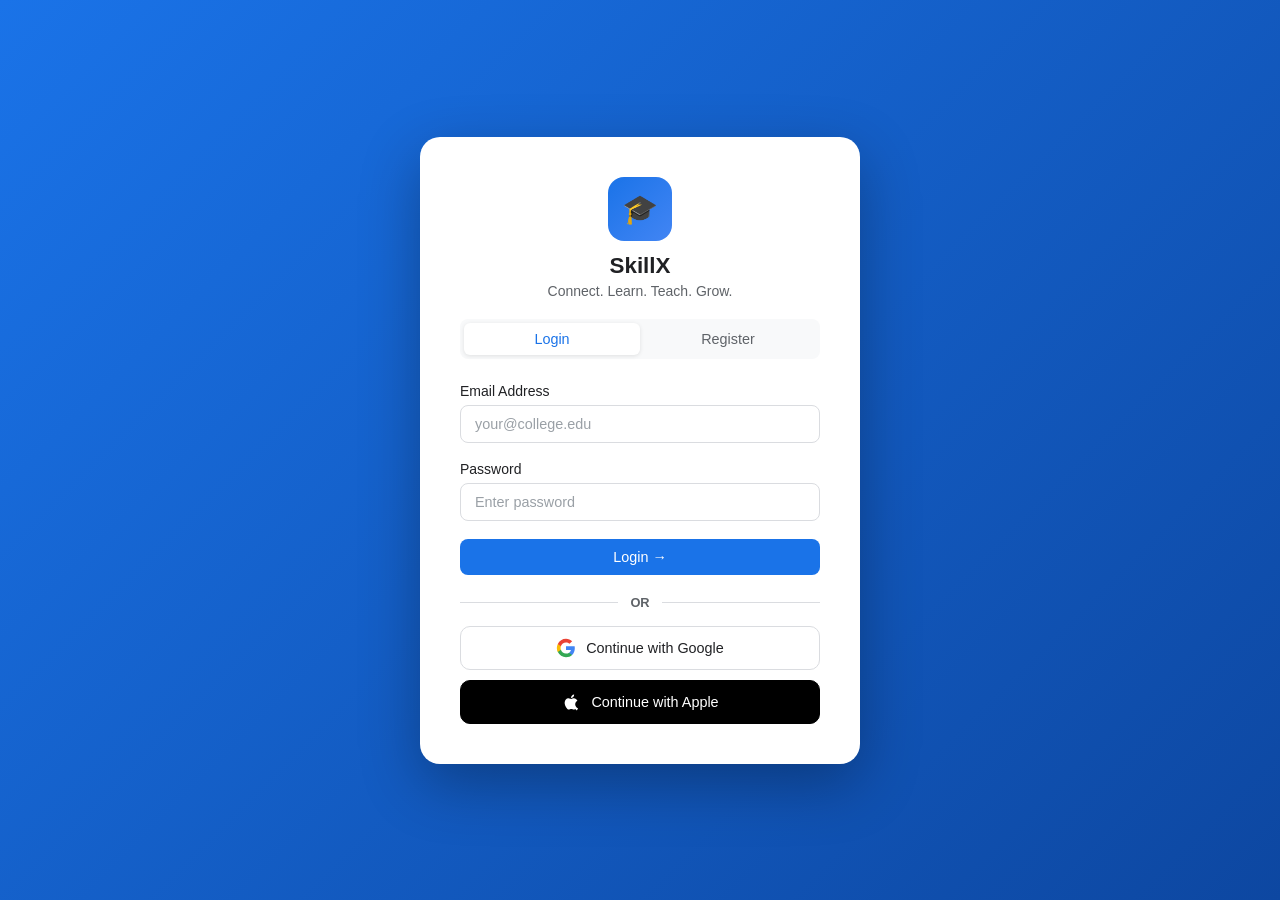
<file: frontend/index.html>
<!DOCTYPE html>
<html lang="en">
<head>
    <meta charset="UTF-8">
    <meta name="viewport" content="width=device-width, initial-scale=1.0">
    <title>SkillX - Login</title>
    <link rel="stylesheet" href="css/style.css?v=2.0">
    <style>
        body {
            background: linear-gradient(135deg, #1a73e8 0%, #0d47a1 100%);
            display: flex;
            align-items: center;
            justify-content: center;
            min-height: 100vh;
            padding: 20px;
        }

        .auth-container {
            background: white;
            border-radius: 20px;
            padding: 40px;
            width: 100%;
            max-width: 440px;
            box-shadow: 0 20px 60px rgba(0,0,0,0.3);
        }

        .auth-logo {
            text-align: center;
        }

        .auth-logo .logo-circle {
            width: 64px;
            height: 64px;
            background: linear-gradient(135deg, #1a73e8, #4285f4);
            border-radius: 16px;
            display: flex;
            align-items: center;
            justify-content: center;
            margin: 0 auto 12px;
            font-size: 1.8rem;
        }

        .auth-logo h1 {
            font-size: 1.4rem;
            color: var(--text-dark);
            font-weight: 700;
        }

        .auth-logo p {
            color: var(--text-muted);
            font-size: 0.875rem;
            margin-top: 4px;
        }

        .tab-switcher {
            display: flex;
            background: var(--bg);
            border-radius: var(--radius-sm);
            padding: 4px;
            margin-bottom: 24px;
        }

        .tab-btn {
            flex: 1;
            padding: 8px;
            border: none;
            background: none;
            border-radius: 6px;
            font-size: 0.9rem;
            font-weight: 500;
            cursor: pointer;
            color: var(--text-muted);
            transition: all 0.2s;
        }

        .tab-btn.active {
            background: white;
            color: var(--primary);
            box-shadow: 0 1px 4px rgba(0,0,0,0.1);
        }

        .tab-content { display: none; }
        .tab-content.active { display: block; }

        .divider {
            text-align: center;
            color: var(--text-muted);
            font-size: 0.8rem;
            margin: 16px 0;
            position: relative;
        }

        .divider::before, .divider::after {
            content: '';
            position: absolute;
            top: 50%;
            width: 42%;
            height: 1px;
            background: var(--border);
        }

        .divider::before { left: 0; }
        .divider::after  { right: 0; }

        /* ── OR divider ── */
        .social-divider {
            display: flex;
            align-items: center;
            gap: 12px;
            margin: 20px 0 16px;
            color: var(--text-muted);
            font-size: 0.8rem;
            font-weight: 600;
        }
        .social-divider::before,
        .social-divider::after {
            content: '';
            flex: 1;
            height: 1px;
            background: var(--border);
        }

        /* ── Social buttons ── */
        .social-btn {
            display: flex;
            align-items: center;
            justify-content: center;
            gap: 10px;
            width: 100%;
            padding: 11px 16px;
            border-radius: 10px;
            font-size: 0.9rem;
            font-weight: 500;
            cursor: pointer;
            transition: all 0.2s;
            margin-bottom: 10px;
            border: 1.5px solid var(--border);
            background: white;
            color: var(--text-dark);
            text-align: center;
        }
        .social-btn:last-child { margin-bottom: 0; }

        .social-icon {
            width: 20px;
            height: 20px;
            flex-shrink: 0;
        }

        /* Google */
        .google-btn:hover, .google-btn:focus {
            border-color: #4285F4;
            background: #f0f6ff;
            box-shadow: 0 2px 10px rgba(66,133,244,0.18);
            outline: none;
        }
        .google-btn:active { transform: scale(0.98); }

        /* Apple */
        .apple-btn {
            background: #000;
            color: #fff;
            border-color: #000;
        }
        .apple-btn .social-icon { color: #fff; }
        .apple-btn:hover, .apple-btn:focus {
            background: #1a1a1a;
            border-color: #1a1a1a;
            box-shadow: 0 2px 10px rgba(0,0,0,0.25);
            outline: none;
        }
        .apple-btn:active { transform: scale(0.98); }

        .form-row {
            display: grid;
            grid-template-columns: 1fr 1fr;
            gap: 12px;
        }

        #alert-box { min-height: 20px; }
    </style>
</head>
<body>
    <div class="auth-container">
        <div class="auth-logo">
            <div class="logo-circle">🎓</div>
            <h1>SkillX</h1>
            <p>Connect. Learn. Teach. Grow.</p>
        </div>

        <div id="alert-box"></div>

        <div class="tab-switcher">
            <button class="tab-btn active" onclick="switchTab('login')">Login</button>
            <button class="tab-btn" onclick="switchTab('register')">Register</button>
        </div>

        <!-- LOGIN FORM -->
        <div id="tab-login" class="tab-content active">
            <form id="login-form">
                <div class="form-group">
                    <label>Email Address</label>
                    <input type="email" class="form-control" id="login-email"
                           placeholder="your@college.edu" required>
                </div>
                <div class="form-group">
                    <label>Password</label>
                    <input type="password" class="form-control" id="login-password"
                           placeholder="Enter password" required>
                </div>
                <button type="submit" class="btn btn-primary" style="width:100%; justify-content:center;">
                    Login →
                </button>
            </form>

            <!-- OR divider -->
            <div class="social-divider"><span>OR</span></div>

            <!-- Social login buttons -->
            <button class="social-btn google-btn" id="google-btn" onclick="loginWithGoogle()">
                <svg class="social-icon" viewBox="0 0 24 24" xmlns="http://www.w3.org/2000/svg">
                    <path d="M22.56 12.25c0-.78-.07-1.53-.2-2.25H12v4.26h5.92c-.26 1.37-1.04 2.53-2.21 3.31v2.77h3.57c2.08-1.92 3.28-4.74 3.28-8.09z" fill="#4285F4"/>
                    <path d="M12 23c2.97 0 5.46-.98 7.28-2.66l-3.57-2.77c-.98.66-2.23 1.06-3.71 1.06-2.86 0-5.29-1.93-6.16-4.53H2.18v2.84C3.99 20.53 7.7 23 12 23z" fill="#34A853"/>
                    <path d="M5.84 14.09c-.22-.66-.35-1.36-.35-2.09s.13-1.43.35-2.09V7.07H2.18C1.43 8.55 1 10.22 1 12s.43 3.45 1.18 4.93l2.85-2.22.81-.62z" fill="#FBBC05"/>
                    <path d="M12 5.38c1.62 0 3.06.56 4.21 1.64l3.15-3.15C17.45 2.09 14.97 1 12 1 7.7 1 3.99 3.47 2.18 7.07l3.66 2.84c.87-2.6 3.3-4.53 6.16-4.53z" fill="#EA4335"/>
                </svg>
                Continue with Google
            </button>

            <button class="social-btn apple-btn" onclick="loginWithApple()">
                <svg class="social-icon" viewBox="0 0 24 24" xmlns="http://www.w3.org/2000/svg">
                    <path d="M17.05 20.28c-.98.95-2.05.8-3.08.35-1.09-.46-2.09-.48-3.24 0-1.44.62-2.2.44-3.06-.35C2.79 15.25 3.51 7.7 9.05 7.42c1.42.07 2.4.83 3.23.9.98-.18 1.93-.95 3.07-.85 1.97.15 3.44 1.17 4.34 2.96-3.93 2.22-3.18 7.53.73 9.01-.36.89-.73 1.75-1.37 2.84zM12.03 7.25c-.15-2.23 1.66-4.07 3.74-4.25.29 2.58-2.34 4.5-3.74 4.25z" fill="currentColor"/>
                </svg>
                Continue with Apple
            </button>
        </div>

        <!-- REGISTER FORM -->
        <div id="tab-register" class="tab-content">
            <form id="register-form">
                <div class="form-group">
                    <label>Full Name</label>
                    <input type="text" class="form-control" id="reg-name"
                           placeholder="Your full name" required>
                </div>
                <div class="form-group">
                    <label>Email Address</label>
                    <input type="email" class="form-control" id="reg-email"
                           placeholder="your@college.edu" required>
                </div>
                <div class="form-group">
                    <label>Password</label>
                    <input type="password" class="form-control" id="reg-password"
                           placeholder="Create a password" required>
                </div>
                <div class="form-row">
                    <div class="form-group">
                        <label>Department</label>
                        <select class="form-control" id="reg-dept" required>
                            <option value="">Select</option>
                            <option>Computer Science</option>
                            <option>Information Technology</option>
                            <option>Electronics</option>
                            <option>Mechanical</option>
                            <option>Civil</option>
                            <option>Data Science</option>
                            <option>Other</option>
                        </select>
                    </div>
                    <div class="form-group">
                        <label>Year</label>
                        <select class="form-control" id="reg-year" required>
                            <option value="">Year</option>
                            <option value="1">1st Year</option>
                            <option value="2">2nd Year</option>
                            <option value="3">3rd Year</option>
                            <option value="4">4th Year</option>
                        </select>
                    </div>
                </div>
                <button type="submit" class="btn btn-primary" style="width:100%; justify-content:center;">
                    Create Account →
                </button>
            </form>
        </div>
    </div>

    <script src="js/api.js?v=2.0"></script>
    <!-- Google Identity Services SDK -->
    <script src="https://accounts.google.com/gsi/client" async defer></script>
    <script>
        // Redirect if already logged in
        if (getCurrentStudent()) {
            window.location.href = 'dashboard.html';
        }

        // If opened as file://, redirect to http://localhost:8080
        if (window.location.protocol === 'file:') {
            document.body.innerHTML = `
            <div style="font-family:Segoe UI,sans-serif;display:flex;align-items:center;
                        justify-content:center;min-height:100vh;background:linear-gradient(135deg,#1a73e8,#0d47a1);padding:20px;">
              <div style="background:white;border-radius:16px;padding:40px;max-width:420px;width:100%;text-align:center;box-shadow:0 20px 60px rgba(0,0,0,0.3);">
                <div style="font-size:2.5rem;margin-bottom:16px;">⚠️</div>
                <h2 style="color:#1a73e8;margin-bottom:12px;">Wrong way to open!</h2>
                <p style="color:#5f6368;margin-bottom:24px;line-height:1.6;">
                  You opened the file directly. The app must be opened via a local server or it can't connect to the backend.
                </p>
                <p style="color:#5f6368;margin-bottom:24px;font-size:0.9rem;">
                  <b>Option 1:</b> Double-click <b>LAUNCH APP.bat</b> in the project folder.<br><br>
                  <b>Option 2:</b> Click the button below (if backend is already running).
                </p>
                <a href="http://localhost:8080/index.html"
                   style="display:inline-block;background:#1a73e8;color:white;padding:12px 28px;
                          border-radius:8px;text-decoration:none;font-weight:600;font-size:1rem;">
                  Open Correctly →
                </a>
              </div>
            </div>`;
        }

        function switchTab(tab) {
            document.querySelectorAll('.tab-btn').forEach((b, i) => {
                b.classList.toggle('active', (i === 0 && tab === 'login') || (i === 1 && tab === 'register'));
            });
            document.getElementById('tab-login').classList.toggle('active', tab === 'login');
            document.getElementById('tab-register').classList.toggle('active', tab === 'register');
            document.getElementById('alert-box').innerHTML = '';
        }

        function fillDemo() {
            document.getElementById('login-email').value = 'aarav@college.edu';
            document.getElementById('login-password').value = 'pass123';
        }

        // ── Google Sign-In ─────────────────────────────────────
        // STEP 1: Get your Client ID from:
        //   https://console.cloud.google.com → APIs & Services → Credentials
        //   → Create Credentials → OAuth 2.0 Client ID → Web application
        //   Add http://localhost:8080 to "Authorised JavaScript origins"
        // STEP 2: Replace the string below with your actual Client ID
        const GOOGLE_CLIENT_ID = 'YOUR_GOOGLE_CLIENT_ID.apps.googleusercontent.com';

        let googleInitialized = false;

        function initGoogleSignIn() {
            if (typeof google === 'undefined') return;  // SDK not loaded yet
            if (GOOGLE_CLIENT_ID.includes('YOUR_GOOGLE_CLIENT_ID')) return; // not configured
            google.accounts.id.initialize({
                client_id: GOOGLE_CLIENT_ID,
                callback:  handleGoogleCredential,
                auto_select: false,
                cancel_on_tap_outside: true,
            });
            googleInitialized = true;
        }

        // Called by Google SDK after user picks an account
        async function handleGoogleCredential(response) {
            const alertBox = document.getElementById('alert-box');
            const googleBtn = document.getElementById('google-btn');

            if (!response.credential) {
                showAlert(alertBox, 'Google sign-in was cancelled.', 'info');
                if (googleBtn) { googleBtn.disabled = false; googleBtn.innerHTML = originalGoogleBtnHTML; }
                return;
            }

            try {
                // Send ID token to our backend for secure server-side validation
                const res = await apiFetch('/auth/google', {
                    method: 'POST',
                    body: JSON.stringify({ id_token: response.credential })
                });

                if (res.ok) {
                    setCurrentStudent(res.data.student);
                    window.location.href = 'dashboard.html';
                } else {
                    showAlert(alertBox, res.data.error || 'Google sign-in failed', 'error');
                    if (googleBtn) { googleBtn.disabled = false; googleBtn.innerHTML = originalGoogleBtnHTML; }
                }
            } catch (err) {
                showAlert(alertBox, 'Network error during Google sign-in', 'error');
                if (googleBtn) { googleBtn.disabled = false; googleBtn.innerHTML = originalGoogleBtnHTML; }
            }
        }

        const originalGoogleBtnHTML = `
            <svg class="social-icon" viewBox="0 0 24 24" xmlns="http://www.w3.org/2000/svg">
                <path d="M22.56 12.25c0-.78-.07-1.53-.2-2.25H12v4.26h5.92c-.26 1.37-1.04 2.53-2.21 3.31v2.77h3.57c2.08-1.92 3.28-4.74 3.28-8.09z" fill="#4285F4"/>
                <path d="M12 23c2.97 0 5.46-.98 7.28-2.66l-3.57-2.77c-.98.66-2.23 1.06-3.71 1.06-2.86 0-5.29-1.93-6.16-4.53H2.18v2.84C3.99 20.53 7.7 23 12 23z" fill="#34A853"/>
                <path d="M5.84 14.09c-.22-.66-.35-1.36-.35-2.09s.13-1.43.35-2.09V7.07H2.18C1.43 8.55 1 10.22 1 12s.43 3.45 1.18 4.93l2.85-2.22.81-.62z" fill="#FBBC05"/>
                <path d="M12 5.38c1.62 0 3.06.56 4.21 1.64l3.15-3.15C17.45 2.09 14.97 1 12 1 7.7 1 3.99 3.47 2.18 7.07l3.66 2.84c.87-2.6 3.3-4.53 6.16-4.53z" fill="#EA4335"/>
            </svg>
            Continue with Google`;

        function loginWithGoogle() {
            const alertBox  = document.getElementById('alert-box');
            const googleBtn = document.getElementById('google-btn');

            // ── Not yet configured ──────────────────────────
            if (GOOGLE_CLIENT_ID.includes('YOUR_GOOGLE_CLIENT_ID')) {
                showAlert(alertBox,
                    '⚙️ Google Sign-In is not configured yet. ' +
                    'Add your Google Cloud OAuth Client ID in index.html ' +
                    '(search for GOOGLE_CLIENT_ID) to enable this.',
                    'info');
                return;
            }

            // ── SDK not loaded (popup blocked / offline) ────
            if (typeof google === 'undefined' || !googleInitialized) {
                showAlert(alertBox,
                    'Google Sign-In SDK failed to load. ' +
                    'Check your internet connection or allow pop-ups for this site.',
                    'error');
                return;
            }

            // ── Show loading state ──────────────────────────
            if (googleBtn) {
                googleBtn.disabled = true;
                googleBtn.innerHTML = '<span style="opacity:0.7;">Connecting to Google…</span>';
            }

            // ── Open Google account chooser popup ───────────
            try {
                google.accounts.id.prompt((notification) => {
                    if (notification.isNotDisplayed()) {
                        const reason = notification.getNotDisplayedReason();
                        if (googleBtn) { googleBtn.disabled = false; googleBtn.innerHTML = originalGoogleBtnHTML; }

                        if (reason === 'suppressed_by_user' || reason === 'opt_out_or_no_session') {
                            // One-Tap suppressed — fall back to full popup
                            google.accounts.id.revoke && google.accounts.oauth2?.initCodeClient;
                            showAlert(alertBox,
                                'Google One-Tap was blocked. ' +
                                'Try clicking the button again or ' +
                                'allow pop-ups for this site in your browser settings.',
                                'info');
                        } else {
                            showAlert(alertBox,
                                `Google Sign-In unavailable (${reason}). ` +
                                'Use email/password login instead.',
                                'error');
                        }
                    } else if (notification.isDismissedMoment()) {
                        // User closed the popup
                        if (googleBtn) { googleBtn.disabled = false; googleBtn.innerHTML = originalGoogleBtnHTML; }
                    }
                    // If credential is returned, handleGoogleCredential() fires automatically
                });
            } catch (err) {
                if (googleBtn) { googleBtn.disabled = false; googleBtn.innerHTML = originalGoogleBtnHTML; }
                showAlert(alertBox,
                    'Could not open Google Sign-In: ' + err.message,
                    'error');
            }
        }

        function loginWithApple() {
            const alertBox = document.getElementById('alert-box');
            showAlert(alertBox,
                'Apple Sign-In requires an Apple Developer account and ' +
                'backend integration. Coming soon.',
                'info');
        }

        // Initialise Google SDK as soon as it loads
        window.addEventListener('load', () => {
            initGoogleSignIn();
            // Retry after 2s in case SDK loaded late
            setTimeout(initGoogleSignIn, 2000);
        });

        document.getElementById('login-form').addEventListener('submit', async (e) => {
            e.preventDefault();
            const email = document.getElementById('login-email').value;
            const password = document.getElementById('login-password').value;
            const alertBox = document.getElementById('alert-box');

            const btn = e.target.querySelector('button[type=submit]');
            btn.textContent = 'Logging in...';
            btn.disabled = true;

            const res = await Auth.login(email, password);
            btn.textContent = 'Login →';
            btn.disabled = false;

            if (res.ok) {
                setCurrentStudent(res.data.student);
                window.location.href = 'dashboard.html';
            } else {
                showAlert(alertBox, res.data.error || 'Login failed', 'error');
            }
        });

        document.getElementById('register-form').addEventListener('submit', async (e) => {
            e.preventDefault();
            const alertBox = document.getElementById('alert-box');
            const payload = {
                name: document.getElementById('reg-name').value,
                email: document.getElementById('reg-email').value,
                password: document.getElementById('reg-password').value,
                department: document.getElementById('reg-dept').value,
                year: parseInt(document.getElementById('reg-year').value)
            };

            const btn = e.target.querySelector('button[type=submit]');
            btn.textContent = 'Creating...';
            btn.disabled = true;

            const res = await Auth.register(payload);
            btn.textContent = 'Create Account →';
            btn.disabled = false;

            if (res.ok) {
                showAlert(alertBox, 'Account created! Please login.', 'success');
                switchTab('login');
                document.getElementById('login-email').value = payload.email;
            } else {
                showAlert(alertBox, res.data.error || 'Registration failed', 'error');
            }
        });
    </script>
</body>
</html>
</file>
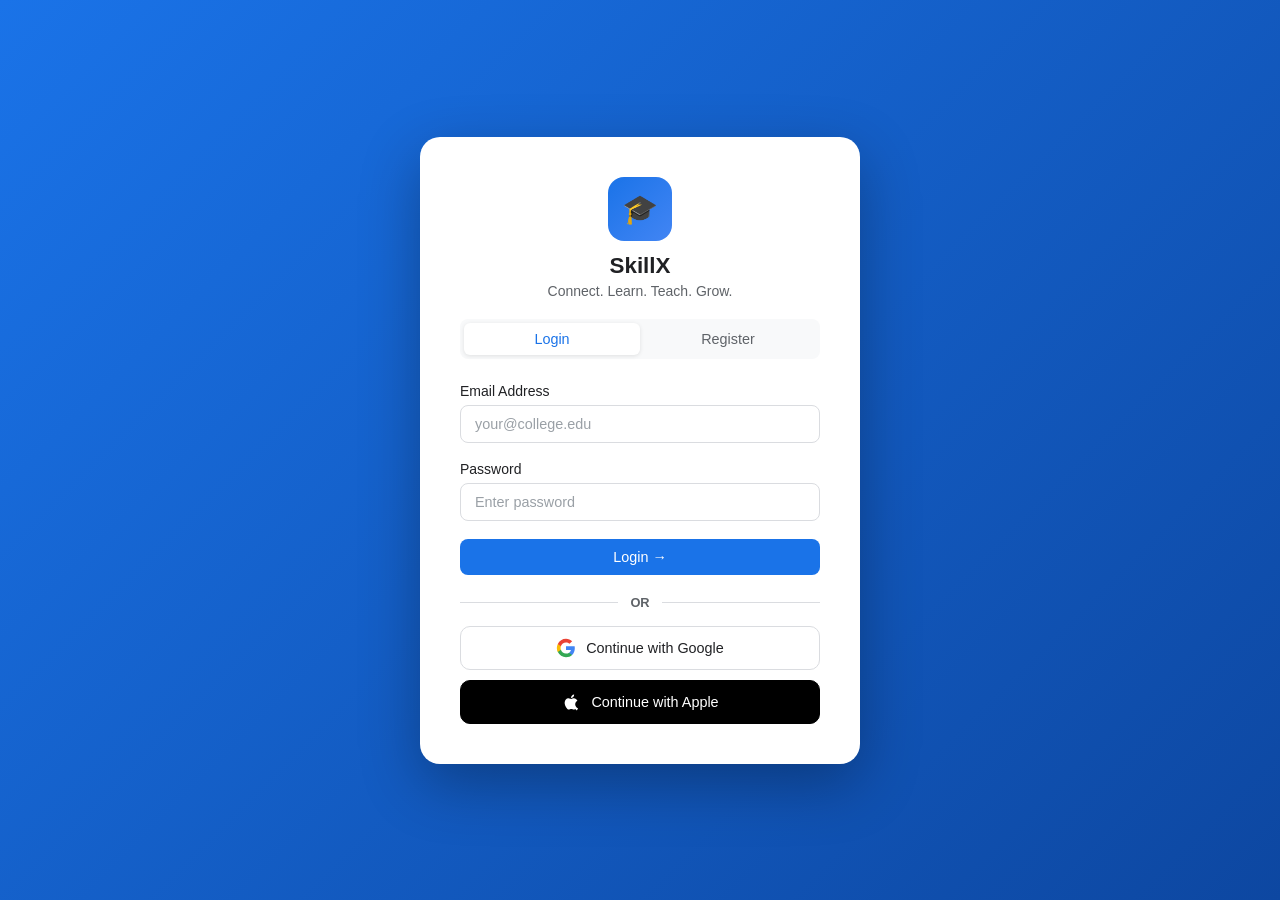
<file: frontend/admin.html>
<!DOCTYPE html>
<html lang="en">
<head>
    <meta charset="UTF-8">
    <meta name="viewport" content="width=device-width, initial-scale=1.0">
    <title>Admin Dashboard - SkillX</title>
    <link rel="stylesheet" href="css/style.css?v=2.3">
    <style>
        .admin-nav-tabs {
            display: flex;
            gap: 8px;
            margin-bottom: 24px;
            border-bottom: 2px solid var(--border);
            padding-bottom: 4px;
        }

        .admin-tab {
            padding: 10px 18px;
            font-size: 0.95rem;
            font-weight: 600;
            color: var(--text-muted);
            background: none;
            border: none;
            border-radius: var(--radius-sm) var(--radius-sm) 0 0;
            cursor: pointer;
            transition: all 0.2s;
            display: flex;
            align-items: center;
            gap: 8px;
        }

        .admin-tab:hover {
            color: var(--primary);
            background: var(--primary-light);
        }

        .admin-tab.active {
            color: var(--primary);
            border-bottom: 3px solid var(--primary);
            background: var(--primary-light);
        }

        .admin-overview-grid {
            display: grid;
            grid-template-columns: repeat(5, 1fr);
            gap: 16px;
            margin-bottom: 28px;
        }

        .stat-card {
            background: var(--white);
            border: 1px solid var(--border);
            border-radius: var(--radius);
            padding: 20px;
            box-shadow: var(--shadow);
            display: flex;
            flex-direction: column;
            justify-content: space-between;
            transition: transform 0.2s, box-shadow 0.2s, background 0.3s;
            cursor: pointer;
        }

        .stat-card:hover {
            transform: translateY(-2px);
            box-shadow: var(--shadow-hover);
        }

        .stat-card-header {
            display: flex;
            align-items: center;
            justify-content: space-between;
            margin-bottom: 12px;
        }

        .stat-icon {
            width: 42px;
            height: 42px;
            border-radius: 10px;
            display: flex;
            align-items: center;
            justify-content: center;
            font-size: 1.3rem;
            background: var(--primary-light);
            color: var(--primary);
        }

        .stat-icon.users { background: #e8f0fe; color: #1a73e8; }
        .stat-icon.open-tickets { background: #fce8e6; color: #d93025; }
        .stat-icon.progress-tickets { background: #fef7e0; color: #f2994a; }
        .stat-icon.unresolved-fb { background: #feefe3; color: #e67e22; }
        .stat-icon.total-fb { background: #e6f4ea; color: #137333; }

        .stat-value {
            font-size: 1.8rem;
            font-weight: 700;
            color: var(--text-dark);
            line-height: 1.1;
            margin-bottom: 4px;
        }

        .stat-title {
            font-size: 0.825rem;
            font-weight: 600;
            color: var(--text-muted);
            text-transform: uppercase;
            letter-spacing: 0.5px;
        }

        .stat-subtext {
            font-size: 0.775rem;
            color: var(--text-muted);
            margin-top: 6px;
        }

        .admin-section {
            background: var(--white);
            border: 1px solid var(--border);
            border-radius: var(--radius);
            padding: 24px;
            box-shadow: var(--shadow);
            margin-bottom: 24px;
        }

        .admin-section-header {
            display: flex;
            align-items: center;
            justify-content: space-between;
            margin-bottom: 16px;
            padding-bottom: 12px;
            border-bottom: 1px solid var(--border);
        }

        .admin-section-header h2 {
            font-size: 1.15rem;
            font-weight: 700;
            color: var(--text-dark);
            display: flex;
            align-items: center;
            gap: 8px;
        }

        .filter-controls {
            display: flex;
            flex-wrap: wrap;
            gap: 12px;
            margin-bottom: 20px;
            align-items: center;
            background: var(--bg);
            padding: 14px;
            border-radius: var(--radius-sm);
            border: 1px solid var(--border);
        }

        .filter-controls .search-input {
            flex: 2;
            min-width: 220px;
        }

        .filter-controls .select-input {
            flex: 1;
            min-width: 160px;
        }

        .admin-table-container {
            overflow-x: auto;
        }

        .admin-table {
            width: 100%;
            border-collapse: collapse;
            font-size: 0.875rem;
        }

        .admin-table th {
            text-align: left;
            padding: 10px 14px;
            background: var(--bg);
            color: var(--text-muted);
            font-weight: 600;
            font-size: 0.8rem;
            text-transform: uppercase;
            letter-spacing: 0.5px;
            border-bottom: 1px solid var(--border);
        }

        .admin-table td {
            padding: 12px 14px;
            border-bottom: 1px solid var(--border);
            color: var(--text-dark);
            vertical-align: middle;
        }

        .admin-table tr:hover td {
            background: var(--primary-light);
        }

        .admin-table tr:last-child td {
            border-bottom: none;
        }

        .status-select {
            padding: 4px 8px;
            border-radius: 6px;
            border: 1px solid var(--border);
            font-size: 0.8rem;
            background: var(--white);
            color: var(--text-dark);
            font-weight: 600;
            cursor: pointer;
        }

        .status-badge {
            display: inline-block;
            padding: 3px 10px;
            border-radius: 12px;
            font-size: 0.75rem;
            font-weight: 600;
        }

        .status-badge.Open { background: #fce8e6; color: #c5221f; }
        .status-badge.In-Progress { background: #fef7e0; color: #b06000; }
        .status-badge.Resolved { background: #e6f4ea; color: #137333; }

        .star-rating {
            color: #fbbc04;
            font-size: 0.9rem;
            letter-spacing: 1px;
        }

        .access-denied-box {
            background: var(--white);
            border: 1px solid var(--border);
            border-radius: var(--radius);
            padding: 40px;
            text-align: center;
            max-width: 500px;
            margin: 60px auto;
            box-shadow: var(--shadow);
        }

        .access-denied-icon {
            font-size: 3rem;
            margin-bottom: 16px;
        }

        /* Modal Styles */
        .ticket-modal-card {
            background: var(--white);
            border-radius: var(--radius);
            max-width: 650px;
            width: 90%;
            padding: 24px;
            box-shadow: 0 10px 40px rgba(0,0,0,0.3);
            max-height: 90vh;
            overflow-y: auto;
        }

        .ticket-detail-grid {
            display: grid;
            grid-template-columns: repeat(2, 1fr);
            gap: 14px;
            margin-bottom: 16px;
            background: var(--bg);
            padding: 14px;
            border-radius: var(--radius-sm);
            border: 1px solid var(--border);
        }

        .ticket-detail-label {
            font-size: 0.775rem;
            font-weight: 600;
            color: var(--text-muted);
            text-transform: uppercase;
        }

        .ticket-detail-val {
            font-size: 0.9rem;
            color: var(--text-dark);
            font-weight: 600;
            margin-top: 2px;
        }

        html.dark-mode .stat-card,
        html.dark-mode .admin-section,
        html.dark-mode .access-denied-box,
        html.dark-mode .ticket-modal-card {
            background: #1e1e2e;
            border-color: #2d2d44;
        }

        html.dark-mode .stat-value,
        html.dark-mode .admin-section-header h2,
        html.dark-mode .admin-table td,
        html.dark-mode .ticket-detail-val {
            color: #e8e8ff;
        }

        html.dark-mode .admin-table th,
        html.dark-mode .filter-controls,
        html.dark-mode .ticket-detail-grid {
            background: #151522;
            color: #9999bb;
            border-color: #2d2d44;
        }

        html.dark-mode .admin-table td {
            border-color: #2d2d44;
        }

        html.dark-mode .admin-table tr:hover td {
            background: #252840;
        }

        html.dark-mode .status-select {
            background: #28283d;
            border-color: #3d3d5c;
            color: #e8e8ff;
        }

        @media (max-width: 1024px) {
            .admin-overview-grid {
                grid-template-columns: repeat(3, 1fr);
            }
        }

        @media (max-width: 640px) {
            .admin-overview-grid {
                grid-template-columns: 1fr;
            }
            .ticket-detail-grid {
                grid-template-columns: 1fr;
            }
        }
    </style>
</head>
<body>
<nav class="navbar">
    <a href="dashboard.html" class="navbar-brand">
        <div class="logo-icon">🎓</div> SkillX
    </a>
    <ul class="navbar-nav">
        <li><a href="dashboard.html" data-page="dashboard">🏠 Dashboard</a></li>
        <li><a href="skills.html"    data-page="skills">⚡ My Skills</a></li>
        <li><a href="search.html"    data-page="search">🔍 Search</a></li>
        <li><a href="requests.html"  data-page="requests">🔄 Requests</a></li>
        <li><a href="messages.html"  data-page="messages">💬 Messages</a></li>
        <li><a href="profile.html"   data-page="profile">👤 Profile</a></li>
    </ul>
    <div class="navbar-user">
        <div class="user-dropdown">
            <button type="button" class="user-dropdown-btn" id="user-menu-trigger" aria-haspopup="true" aria-expanded="false">
                <div class="user-avatar" id="nav-avatar">?</div>
                <span id="nav-user-name" class="nav-user-name-text"></span>
                <span class="dropdown-chevron">▼</span>
            </button>
            <div class="user-dropdown-menu" id="user-dropdown-menu">
                <a href="settings.html"><span class="icon">⚙️</span> Settings</a>
                <a href="support.html"><span class="icon">❓</span> Help & Support</a>
                <a href="feedback.html"><span class="icon">💬</span> Give Feedback</a>
                <div class="dropdown-divider"></div>
                <button type="button" class="logout-item" onclick="Auth.logout()"><span class="icon">🚪</span> Logout</button>
            </div>
        </div>
    </div>
</nav>

<div class="container" id="admin-container">
    <!-- Header -->
    <div class="page-header">
        <h1>🛡️ Admin Dashboard</h1>
        <p>Real-time platform metrics, support tickets, and community feedback management.</p>
    </div>

    <div id="alert-box"></div>

    <!-- Access Denied view (hidden by default) -->
    <div id="access-denied-view" style="display:none;" class="access-denied-box">
        <div class="access-denied-icon">🚫</div>
        <h2 style="font-size:1.3rem; margin-bottom:8px; color:var(--danger);">Access Denied</h2>
        <p style="color:var(--text-muted); font-size:0.9rem; margin-bottom:20px;">
            You do not have administrator privileges to view this page.
        </p>
        <a href="dashboard.html" class="btn btn-primary" style="justify-content:center;">Return to Dashboard</a>
    </div>

    <!-- Admin Content View -->
    <div id="admin-main-view" style="display:none;">

        <!-- Admin Tab Navigation -->
        <div class="admin-nav-tabs">
            <button class="admin-tab active" id="tab-btn-overview" onclick="switchAdminTab('overview')">
                📊 Overview
            </button>
            <button class="admin-tab" id="tab-btn-tickets" onclick="switchAdminTab('tickets')">
                🎫 Support Tickets
            </button>
            <button class="admin-tab" id="tab-btn-feedback" onclick="switchAdminTab('feedback')">
                💬 User Feedback
            </button>
        </div>

        <!-- ── TAB 1: OVERVIEW ── -->
        <div id="admin-tab-overview">
            <!-- Summary Cards -->
            <div class="admin-overview-grid">
                <div class="stat-card" onclick="switchAdminTab('overview')">
                    <div class="stat-card-header">
                        <span class="stat-title">Total Users</span>
                        <div class="stat-icon users">👥</div>
                    </div>
                    <div class="stat-value" id="card-total-users">-</div>
                    <div class="stat-subtext">Registered Students</div>
                </div>

                <div class="stat-card" onclick="switchAdminTab('tickets','Open')">
                    <div class="stat-card-header">
                        <span class="stat-title">Open Support</span>
                        <div class="stat-icon open-tickets">📩</div>
                    </div>
                    <div class="stat-value" id="card-open-support">-</div>
                    <div class="stat-subtext">Requires Attention</div>
                </div>

                <div class="stat-card" onclick="switchAdminTab('tickets','In Progress')">
                    <div class="stat-card-header">
                        <span class="stat-title">In Progress Support</span>
                        <div class="stat-icon progress-tickets">⏳</div>
                    </div>
                    <div class="stat-value" id="card-progress-support">-</div>
                    <div class="stat-subtext">Currently Handled</div>
                </div>

                <div class="stat-card" onclick="switchAdminTab('feedback')">
                    <div class="stat-card-header">
                        <span class="stat-title">Unresolved Feedback</span>
                        <div class="stat-icon unresolved-fb">💬</div>
                    </div>
                    <div class="stat-value" id="card-unresolved-feedback">-</div>
                    <div class="stat-subtext">Pending Review</div>
                </div>

                <div class="stat-card" onclick="switchAdminTab('feedback')">
                    <div class="stat-card-header">
                        <span class="stat-title">Total Feedback</span>
                        <div class="stat-icon total-fb">📋</div>
                    </div>
                    <div class="stat-value" id="card-total-feedback">-</div>
                    <div class="stat-subtext">Community Submissions</div>
                </div>
            </div>

            <!-- Recent Overview Support Tickets -->
            <div class="admin-section">
                <div class="admin-section-header">
                    <h2>🎫 Recent Support Requests</h2>
                    <button class="btn btn-secondary btn-sm" onclick="switchAdminTab('tickets')">View All Tickets →</button>
                </div>
                <div class="admin-table-container">
                    <table class="admin-table">
                        <thead>
                            <tr>
                                <th>ID</th>
                                <th>Student</th>
                                <th>Category</th>
                                <th>Description</th>
                                <th>Date</th>
                                <th>Status</th>
                                <th>Action</th>
                            </tr>
                        </thead>
                        <tbody id="overview-tickets-table-body">
                            <tr><td colspan="7" style="text-align:center; padding:20px; color:var(--text-muted);">Loading...</td></tr>
                        </tbody>
                    </table>
                </div>
            </div>

            <!-- Recent Overview User Feedback -->
            <div class="admin-section">
                <div class="admin-section-header">
                    <h2>💬 Recent User Feedback</h2>
                    <button class="btn btn-secondary btn-sm" onclick="switchAdminTab('feedback')">View All Feedback →</button>
                </div>
                <div class="admin-table-container">
                    <table class="admin-table">
                        <thead>
                            <tr>
                                <th>ID</th>
                                <th>Student</th>
                                <th>Rating</th>
                                <th>Category</th>
                                <th>Message</th>
                                <th>Allow Contact</th>
                                <th>Status</th>
                                <th>Action</th>
                            </tr>
                        </thead>
                        <tbody id="overview-feedback-table-body">
                            <tr><td colspan="8" style="text-align:center; padding:20px; color:var(--text-muted);">Loading...</td></tr>
                        </tbody>
                    </table>
                </div>
            </div>
        </div>

        <!-- ── TAB 2: SUPPORT TICKETS SECTION ── -->
        <div id="admin-tab-tickets" style="display:none;">
            <div class="admin-section">
                <div class="admin-section-header">
                    <h2>🎫 Support Tickets Management</h2>
                    <span style="font-size:0.85rem; color:var(--text-muted);" id="tickets-count-label"></span>
                </div>

                <!-- Filters & Search Bar -->
                <div class="filter-controls">
                    <input type="text" id="ticket-search-input" class="form-control search-input"
                           placeholder="🔍 Search tickets by ID, user name, email, category, or keyword..."
                           onkeyup="if(event.key==='Enter') filterAdminTickets()">

                    <select id="ticket-status-filter" class="form-control select-input" onchange="filterAdminTickets()">
                        <option value="all">All Statuses</option>
                        <option value="Open">Open</option>
                        <option value="In Progress">In Progress</option>
                        <option value="Resolved">Resolved</option>
                    </select>

                    <select id="ticket-category-filter" class="form-control select-input" onchange="filterAdminTickets()">
                        <option value="all">All Categories</option>
                        <option value="Getting Started">🚀 Getting Started</option>
                        <option value="Skills & Matching">⚡ Skills & Matching</option>
                        <option value="Exchange Requests">🔄 Exchange Requests</option>
                        <option value="Time Credits & Sessions">⏱️ Time Credits & Sessions</option>
                        <option value="Account & Profile">👤 Account & Profile</option>
                        <option value="Common Problems">⚠️ Common Problems</option>
                        <option value="Other">💬 Other</option>
                    </select>

                    <button class="btn btn-primary btn-sm" onclick="filterAdminTickets()">Filter</button>
                    <button class="btn btn-secondary btn-sm" onclick="resetTicketFilters()">Reset</button>
                </div>

                <div class="admin-table-container">
                    <table class="admin-table">
                        <thead>
                            <tr>
                                <th>Ticket ID</th>
                                <th>Student User</th>
                                <th>Category</th>
                                <th>Description</th>
                                <th>Date Submitted</th>
                                <th>Status</th>
                                <th>Actions</th>
                            </tr>
                        </thead>
                        <tbody id="all-tickets-table-body">
                            <tr>
                                <td colspan="7" style="text-align:center; padding:24px; color:var(--text-muted);">
                                    <div class="spinner"></div> Loading support tickets...
                                </td>
                            </tr>
                        </tbody>
                    </table>
                </div>
            </div>
        </div>

        <!-- ── TAB 3: USER FEEDBACK SECTION ── -->
        <div id="admin-tab-feedback" style="display:none;">
            <div class="admin-section">
                <div class="admin-section-header">
                    <h2>💬 User Feedback Management</h2>
                    <span style="font-size:0.85rem; color:var(--text-muted);" id="all-feedback-count-label"></span>
                </div>
                <div class="admin-table-container">
                    <table class="admin-table">
                        <thead>
                            <tr>
                                <th>ID</th>
                                <th>Student User</th>
                                <th>Rating</th>
                                <th>Category</th>
                                <th>Message</th>
                                <th>Allow Contact</th>
                                <th>Status</th>
                                <th>Action</th>
                            </tr>
                        </thead>
                        <tbody id="all-feedback-table-body">
                            <tr>
                                <td colspan="8" style="text-align:center; padding:24px; color:var(--text-muted);">
                                    <div class="spinner"></div> Loading feedback...
                                </td>
                            </tr>
                        </tbody>
                    </table>
                </div>
            </div>
        </div>

    </div>
</div>

<!-- ── ADMIN SUPPORT TICKET DETAILS MODAL ── -->
<div class="modal-overlay" id="admin-ticket-modal">
    <div class="ticket-modal-card">
        <div class="modal-header" style="display:flex; justify-content:space-between; align-items:center; margin-bottom:16px; padding-bottom:10px; border-bottom:1px solid var(--border);">
            <h3 style="margin:0; font-size:1.2rem; color:var(--text-dark);" id="modal-admin-ticket-id">Ticket Details</h3>
            <button class="modal-close" onclick="closeAdminTicketModal()">✕</button>
        </div>

        <div id="modal-ticket-alert"></div>

        <div class="ticket-detail-grid">
            <div>
                <div class="ticket-detail-label">Student Name</div>
                <div class="ticket-detail-val" id="modal-ticket-user-name">-</div>
            </div>
            <div>
                <div class="ticket-detail-label">Student Email</div>
                <div class="ticket-detail-val" id="modal-ticket-user-email">-</div>
            </div>
            <div>
                <div class="ticket-detail-label">Category</div>
                <div class="ticket-detail-val" id="modal-ticket-category">-</div>
            </div>
            <div>
                <div class="ticket-detail-label">Submitted Date</div>
                <div class="ticket-detail-val" id="modal-ticket-date">-</div>
            </div>
        </div>

        <div style="margin-bottom:16px;">
            <div class="ticket-detail-label" style="margin-bottom:6px;">Problem Description</div>
            <div id="modal-ticket-desc" style="background:var(--bg); padding:12px; border-radius:var(--radius-sm); border:1px solid var(--border); font-size:0.9rem; color:var(--text-dark); white-space:pre-wrap; line-height:1.5;">-</div>
        </div>

        <div class="form-group">
            <label style="font-weight:600; font-size:0.875rem;">Current Ticket Status</label>
            <select id="modal-ticket-status-select" class="form-control" style="font-weight:600;">
                <option value="Open">Open (Requires Action)</option>
                <option value="In Progress">In Progress (Handling)</option>
                <option value="Resolved">Resolved (Completed)</option>
            </select>
        </div>

        <div class="form-group">
            <label style="font-weight:600; font-size:0.875rem;">Official Support Response / Admin Reply</label>
            <textarea id="modal-ticket-admin-reply" class="form-control" rows="4"
                      placeholder="Write an official response or resolution notes for the student..."></textarea>
            <div style="font-size:0.775rem; color:var(--text-muted); margin-top:4px;">
                This reply will be visible to the student under their <strong>Help & Support -> My Support Tickets</strong> view.
            </div>
        </div>

        <div style="display:flex; gap:10px; justify-content:flex-end; margin-top:20px;">
            <button class="btn btn-secondary" onclick="closeAdminTicketModal()">Cancel</button>
            <button class="btn btn-primary" onclick="saveAdminTicketModal()">Save Ticket Updates</button>
        </div>
    </div>
</div>

<footer class="app-footer">
    <div class="footer-container">
        <div class="footer-links">
            <a href="dashboard.html" class="footer-brand">SkillX</a>
            <span class="footer-sep">|</span>
            <a href="dashboard.html">Dashboard</a>
            <span class="footer-sep">|</span>
            <a href="skills.html">My Skills</a>
            <span class="footer-sep">|</span>
            <a href="search.html">Search</a>
            <span class="footer-sep">|</span>
            <a href="requests.html">Requests</a>
            <span class="footer-sep">|</span>
            <a href="messages.html">Messages</a>
            <span class="footer-sep">|</span>
            <a href="support.html">Help & Support</a>
            <span class="footer-sep">|</span>
            <a href="feedback.html">Give Feedback</a>
            <span class="footer-sep">|</span>
            <a href="privacy.html">Privacy Policy</a>
            <span class="footer-sep">|</span>
            <a href="terms.html">Terms</a>
        </div>
        <p class="footer-tagline" aria-label="Connect, Learn, Teach, Grow">
            <span class="ft-chip ft-connect">Connect <span class="ft-ico" aria-hidden="true">👥</span></span>
            <span class="ft-dot">•</span>
            <span class="ft-chip ft-learn">Learn <span class="ft-ico" aria-hidden="true">💡</span></span>
            <span class="ft-dot">•</span>
            <span class="ft-chip ft-teach">Teach <span class="ft-ico" aria-hidden="true">🎓</span></span>
            <span class="ft-dot">•</span>
            <span class="ft-chip ft-grow">Grow <span class="ft-ico" aria-hidden="true">🌱</span></span>
        </p>
        <p class="footer-copy">&copy; 2026 SkillX. All rights reserved.</p>
    </div>
</footer>

<script src="js/api.js?v=2.1"></script>
<script>
    requireAuth();
    renderNavUser();

    const currentStudent = getCurrentStudent();
    let currentAdminOverview = null;
    let allAdminTickets = [];
    let adminTicketsMap = {};
    let activeModalTicketId = null;

    async function loadAdminOverview() {
        const alertBox = document.getElementById('alert-box');
        const deniedView = document.getElementById('access-denied-view');
        const mainView = document.getElementById('admin-main-view');

        const res = await Admin.getOverview();

        if (!res.ok) {
            deniedView.style.display = 'block';
            mainView.style.display = 'none';
            if (res.status === 403) {
                showAlert(alertBox, 'Access Denied: Administrator permissions required.', 'error');
            } else {
                showAlert(alertBox, res.data.error || 'Failed to load admin overview', 'error');
            }
            return;
        }

        deniedView.style.display = 'none';
        mainView.style.display = 'block';

        currentAdminOverview = res.data;

        // Populate Summary Cards
        document.getElementById('card-total-users').textContent = currentAdminOverview.total_users;
        document.getElementById('card-open-support').textContent = currentAdminOverview.open_support_tickets;
        document.getElementById('card-progress-support').textContent = currentAdminOverview.in_progress_support_tickets;
        document.getElementById('card-unresolved-feedback').textContent = currentAdminOverview.unresolved_feedback;
        document.getElementById('card-total-feedback').textContent = currentAdminOverview.total_feedback;

        // Render Overview Tables
        renderOverviewTicketsTable(currentAdminOverview.recent_tickets || []);
        renderOverviewFeedbackTable(currentAdminOverview.recent_feedback || []);

        // Also load full support tickets list
        await loadAllAdminTickets();
    }

    function switchAdminTab(tabName, statusFilter) {
        document.querySelectorAll('.admin-tab').forEach(btn => btn.classList.remove('active'));
        document.getElementById('admin-tab-overview').style.display = 'none';
        document.getElementById('admin-tab-tickets').style.display = 'none';
        document.getElementById('admin-tab-feedback').style.display = 'none';

        if (tabName === 'tickets') {
            document.getElementById('tab-btn-tickets').classList.add('active');
            document.getElementById('admin-tab-tickets').style.display = 'block';
            if (statusFilter) {
                document.getElementById('ticket-status-filter').value = statusFilter;
                filterAdminTickets();
            }
        } else if (tabName === 'feedback') {
            document.getElementById('tab-btn-feedback').classList.add('active');
            document.getElementById('admin-tab-feedback').style.display = 'block';
        } else {
            document.getElementById('tab-btn-overview').classList.add('active');
            document.getElementById('admin-tab-overview').style.display = 'block';
        }
    }

    async function loadAllAdminTickets() {
        const res = await Admin.getSupportTickets();
        if (res.ok && Array.isArray(res.data)) {
            allAdminTickets = res.data;
            adminTicketsMap = {};
            allAdminTickets.forEach(t => { adminTicketsMap[t.request_id] = t; });
            renderAllAdminTicketsTable(allAdminTickets);
        }
    }

    async function filterAdminTickets() {
        const q = document.getElementById('ticket-search-input').value.trim();
        const status = document.getElementById('ticket-status-filter').value;
        const category = document.getElementById('ticket-category-filter').value;

        const filters = {};
        if (q) filters.q = q;
        if (status !== 'all') filters.status = status;
        if (category !== 'all') filters.category = category;

        const res = await Admin.getSupportTickets(filters);
        if (res.ok && Array.isArray(res.data)) {
            allAdminTickets = res.data;
            adminTicketsMap = {};
            allAdminTickets.forEach(t => { adminTicketsMap[t.request_id] = t; });
            renderAllAdminTicketsTable(allAdminTickets);
        }
    }

    function resetTicketFilters() {
        document.getElementById('ticket-search-input').value = '';
        document.getElementById('ticket-status-filter').value = 'all';
        document.getElementById('ticket-category-filter').value = 'all';
        filterAdminTickets();
    }

    function renderOverviewTicketsTable(tickets) {
        const tbody = document.getElementById('overview-tickets-table-body');
        if (!tickets.length) {
            tbody.innerHTML = `<tr><td colspan="7" style="text-align:center; padding:20px; color:var(--text-muted);">No support requests submitted yet.</td></tr>`;
            return;
        }

        tbody.innerHTML = tickets.map(t => `
            <tr style="cursor:pointer;" onclick="openAdminTicketModal(${t.request_id})">
                <td>#${t.request_id}</td>
                <td>
                    <strong>${escapeHtml(t.student_name)}</strong><br>
                    <span style="font-size:0.775rem; color:var(--text-muted);">${escapeHtml(t.student_email)}</span>
                </td>
                <td><span class="badge" style="background:var(--primary-light); color:var(--primary);">${escapeHtml(t.category)}</span></td>
                <td style="max-width:240px; word-break:break-word;">${escapeHtml(t.description.length > 70 ? t.description.substring(0, 70) + '...' : t.description)}</td>
                <td style="white-space:nowrap; font-size:0.8rem; color:var(--text-muted);">${fmtDate(t.created_at)}</td>
                <td><span class="status-badge ${t.status.replace(/\s+/g,'-')}">${t.status}</span></td>
                <td onclick="event.stopPropagation()">
                    <button class="btn btn-secondary btn-sm" onclick="openAdminTicketModal(${t.request_id})" style="padding:4px 8px; font-size:0.75rem;">🔍 View Details</button>
                </td>
            </tr>
        `).join('');
    }

    function renderAllAdminTicketsTable(tickets) {
        const tbody = document.getElementById('all-tickets-table-body');
        document.getElementById('tickets-count-label').textContent = `${tickets.length} tickets found`;

        if (!tickets.length) {
            tbody.innerHTML = `<tr><td colspan="7" style="text-align:center; padding:24px; color:var(--text-muted);">No matching support tickets found.</td></tr>`;
            return;
        }

        tbody.innerHTML = tickets.map(t => `
            <tr style="cursor:pointer;" onclick="openAdminTicketModal(${t.request_id})">
                <td><strong>#${t.request_id}</strong></td>
                <td>
                    <strong>${escapeHtml(t.student_name)}</strong><br>
                    <span style="font-size:0.775rem; color:var(--text-muted);">${escapeHtml(t.student_email)}</span>
                    ${t.student_department ? `<br><span style="font-size:0.75rem; color:var(--text-muted);">${escapeHtml(t.student_department)} (Yr ${t.student_year})</span>` : ''}
                </td>
                <td><span class="badge" style="background:var(--primary-light); color:var(--primary);">${escapeHtml(t.category)}</span></td>
                <td style="max-width:260px; word-break:break-word;">${escapeHtml(t.description.length > 80 ? t.description.substring(0, 80) + '...' : t.description)}</td>
                <td style="white-space:nowrap; font-size:0.8rem; color:var(--text-muted);">${fmtDate(t.created_at)}</td>
                <td><span class="status-badge ${t.status.replace(/\s+/g,'-')}">${t.status}</span></td>
                <td onclick="event.stopPropagation()">
                    <div style="display:flex; gap:6px; align-items:center;">
                        <button class="btn btn-primary btn-sm" onclick="openAdminTicketModal(${t.request_id})" style="padding:4px 8px; font-size:0.75rem;">🔍 View & Reply</button>
                        <select class="status-select" onchange="changeTicketStatusDirect(${t.request_id}, this.value)">
                            <option value="Open" ${t.status==='Open'?'selected':''}>Open</option>
                            <option value="In Progress" ${t.status==='In Progress'?'selected':''}>In Progress</option>
                            <option value="Resolved" ${t.status==='Resolved'?'selected':''}>Resolved</option>
                        </select>
                    </div>
                </td>
            </tr>
        `).join('');
    }

    function renderOverviewFeedbackTable(feedbackList) {
        const tbody = document.getElementById('overview-feedback-table-body');
        document.getElementById('all-feedback-count-label').textContent = `${feedbackList.length} submissions`;

        if (!feedbackList.length) {
            tbody.innerHTML = `<tr><td colspan="8" style="text-align:center; padding:20px; color:var(--text-muted);">No feedback submitted yet.</td></tr>`;
            return;
        }

        const htmlStr = feedbackList.map(f => `
            <tr>
                <td>#${f.feedback_id}</td>
                <td>
                    <strong>${escapeHtml(f.student_name)}</strong><br>
                    <span style="font-size:0.775rem; color:var(--text-muted);">${escapeHtml(f.student_email)}</span>
                </td>
                <td><span class="star-rating">${'★'.repeat(f.rating)}${'☆'.repeat(5 - f.rating)}</span></td>
                <td><span class="badge" style="background:var(--primary-light); color:var(--primary);">${escapeHtml(f.category)}</span></td>
                <td style="max-width:280px; word-break:break-word;">${escapeHtml(f.message)}</td>
                <td>${f.allow_contact ? '✅ Yes' : '❌ No'}</td>
                <td><span class="status-badge ${f.status.replace(/\s+/g,'-')}">${f.status}</span></td>
                <td>
                    <select class="status-select" onchange="changeFeedbackStatus(${f.feedback_id}, this.value)">
                        <option value="Open" ${f.status==='Open'?'selected':''}>Open</option>
                        <option value="In Progress" ${f.status==='In Progress'?'selected':''}>In Progress</option>
                        <option value="Resolved" ${f.status==='Resolved'?'selected':''}>Resolved</option>
                    </select>
                </td>
            </tr>
        `).join('');

        tbody.innerHTML = htmlStr;
        const allTbody = document.getElementById('all-feedback-table-body');
        if (allTbody) allTbody.innerHTML = htmlStr;
    }

    function openAdminTicketModal(ticketId) {
        const id = parseInt(ticketId, 10);
        const ticket = adminTicketsMap[id];
        if (!ticket) return;

        activeModalTicketId = id;

        document.getElementById('modal-admin-ticket-id').textContent = `Ticket #${ticket.request_id} Full Details`;
        document.getElementById('modal-ticket-user-name').textContent = ticket.student_name || 'Student User';
        document.getElementById('modal-ticket-user-email').textContent = ticket.student_email || '—';
        document.getElementById('modal-ticket-category').textContent = ticket.category || 'General';
        document.getElementById('modal-ticket-date').textContent = fmtDate(ticket.created_at);
        document.getElementById('modal-ticket-desc').textContent = ticket.description || 'No description provided.';
        document.getElementById('modal-ticket-status-select').value = ticket.status || 'Open';
        document.getElementById('modal-ticket-admin-reply').value = ticket.admin_reply || '';

        const alertBox = document.getElementById('modal-ticket-alert');
        if (alertBox) alertBox.innerHTML = '';

        const modal = document.getElementById('admin-ticket-modal');
        modal.classList.add('show', 'active');
        modal.style.display = 'flex';
    }

    function closeAdminTicketModal() {
        const modal = document.getElementById('admin-ticket-modal');
        modal.classList.remove('show', 'active');
        modal.style.display = 'none';
        activeModalTicketId = null;
    }

    async function saveAdminTicketModal() {
        if (!activeModalTicketId) return;

        const alertBox = document.getElementById('modal-ticket-alert');
        const newStatus = document.getElementById('modal-ticket-status-select').value;
        const adminReply = document.getElementById('modal-ticket-admin-reply').value.trim();

        const res = await Admin.updateTicket(activeModalTicketId, { status: newStatus, admin_reply: adminReply });

        if (res.ok) {
            showAlert(document.getElementById('alert-box'), `Ticket #${activeModalTicketId} updated successfully!`, 'success');
            closeAdminTicketModal();
            await loadAdminOverview();
        } else {
            showAlert(alertBox, res.data.error || 'Failed to update ticket.', 'error');
        }
    }

    async function changeTicketStatusDirect(requestId, status) {
        const alertBox = document.getElementById('alert-box');
        const res = await Admin.updateTicketStatus(requestId, status);
        if (res.ok) {
            showAlert(alertBox, `Support ticket #${requestId} status updated to "${status}"`, 'success');
            await loadAdminOverview();
        } else {
            showAlert(alertBox, res.data.error || 'Failed to update ticket status', 'error');
        }
    }

    async function changeFeedbackStatus(feedbackId, status) {
        const alertBox = document.getElementById('alert-box');
        const res = await Admin.updateFeedbackStatus(feedbackId, status);
        if (res.ok) {
            showAlert(alertBox, `Feedback #${feedbackId} status updated to "${status}"`, 'success');
            await loadAdminOverview();
        } else {
            showAlert(alertBox, res.data.error || 'Failed to update feedback status', 'error');
        }
    }

    function escapeHtml(str) {
        if (!str) return '';
        return String(str)
            .replace(/&/g, '&amp;')
            .replace(/</g, '&lt;')
            .replace(/>/g, '&gt;')
            .replace(/"/g, '&quot;');
    }

    function fmtDate(str) {
        if (!str) return '—';
        const d = new Date(str);
        if (isNaN(d)) return str;
        return d.toLocaleDateString('en-US', { month: 'short', day: 'numeric', year: 'numeric' }) + ' ' + d.toLocaleTimeString('en-US', { hour: '2-digit', minute: '2-digit' });
    }

    loadAdminOverview();
</script>
</body>
</html>
</file>
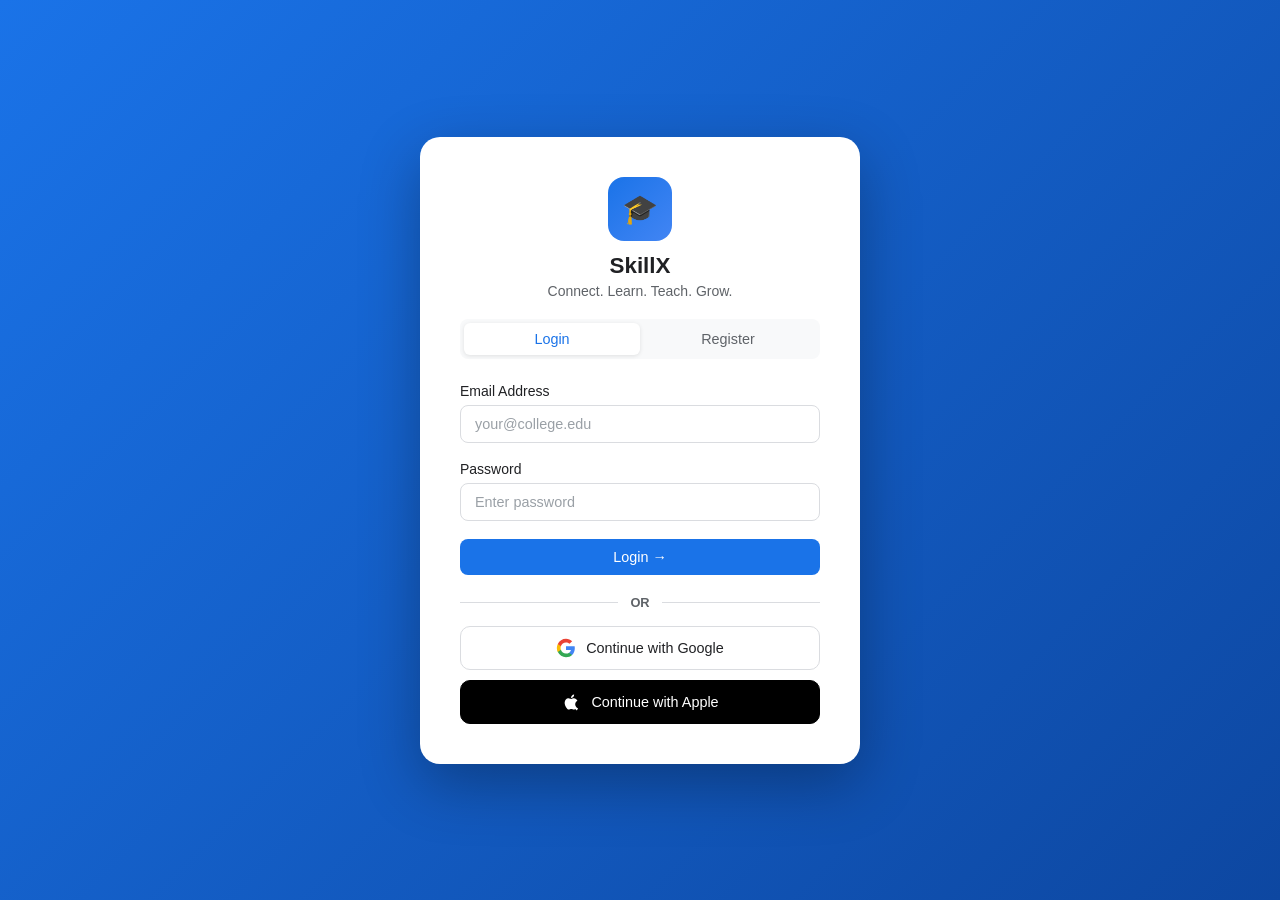
<file: frontend/dashboard.html>
<!DOCTYPE html>
<html lang="en">
<head>
    <meta charset="UTF-8">
    <meta name="viewport" content="width=device-width, initial-scale=1.0">
    <title>Dashboard - SkillX</title>
    <link rel="stylesheet" href="css/style.css?v=2.3">
    <link rel="stylesheet" href="css/dashboard.css?v=2.0">
</head>
<body>
<nav class="navbar">
    <a href="dashboard.html" class="navbar-brand">
        <div class="logo-icon">🎓</div> SkillX
    </a>
    <ul class="navbar-nav">
        <li><a href="dashboard.html" data-page="dashboard">🏠 Dashboard</a></li>
        <li><a href="skills.html"    data-page="skills">⚡ My Skills</a></li>
        <li><a href="search.html"    data-page="search">🔍 Search</a></li>
        <li><a href="requests.html"  data-page="requests">🔄 Requests</a></li>
        <li><a href="messages.html"  data-page="messages">💬 Messages</a></li>
        <li><a href="profile.html"   data-page="profile">👤 Profile</a></li>
    </ul>
    <div class="navbar-user">
        <div class="user-dropdown">
            <button type="button" class="user-dropdown-btn" id="user-menu-trigger" aria-haspopup="true" aria-expanded="false">
                <div class="user-avatar" id="nav-avatar">?</div>
                <span id="nav-user-name" class="nav-user-name-text"></span>
                <span class="dropdown-chevron">▼</span>
            </button>
            <div class="user-dropdown-menu" id="user-dropdown-menu">
                <a href="settings.html"><span class="icon">⚙️</span> Settings</a>
                <a href="support.html"><span class="icon">❓</span> Help & Support</a>
                <a href="feedback.html"><span class="icon">💬</span> Give Feedback</a>
                <div class="dropdown-divider"></div>
                <button type="button" class="logout-item" onclick="Auth.logout()"><span class="icon">🚪</span> Logout</button>
            </div>
        </div>
    </div>
</nav>

<div class="container">

<!-- ── ROW 1: WELCOME BANNER + TODAY'S FOCUS ── -->
<div class="top-row">
    <div class="welcome-banner">
        <div class="wb-left">
            <div class="wb-avatar" id="wb-avatar">?</div>
            <div>
                <h2>Hey, <span id="welcome-name">Student</span>! 👋</h2>
                <p id="welcome-dept"></p>
                <div class="xp-bar-wrap">
                    <div class="xp-bar-track"><div class="xp-bar-fill" id="xp-fill"></div></div>
                    <span class="xp-label" id="xp-label">0 XP</span>
                </div>
            </div>
        </div>
        <div class="wb-right">
            <div class="streak-box">
                <span class="streak-fire">🔥</span>
                <span class="streak-num" id="streak-num">0</span>
                <span class="streak-text">day streak</span>
            </div>
        </div>
    </div>

    <div class="today-focus card">
        <div class="card-title">🎯 Today's Focus</div>
        <div class="focus-goal" id="focus-goal">Loading...</div>
        <div class="focus-meta" id="focus-meta"></div>
        <div class="focus-actions">
            <button class="btn btn-primary btn-sm" id="focus-done-btn" onclick="markFocusDone()">✅ Done for Today</button>
            <a href="skills.html" class="btn btn-secondary btn-sm">📚 Add Skills</a>
        </div>
    </div>
</div>

<!-- ── ROW 2: STATS ── -->
<div class="grid-4 stats-row" style="grid-template-columns:repeat(5,1fr);">
    <div class="stat-card"><div class="stat-icon blue">👥</div>
        <div class="stat-info"><h3 id="stat-students">-</h3><p>Total Students</p></div></div>
    <div class="stat-card"><div class="stat-icon green">⚡</div>
        <div class="stat-info"><h3 id="stat-skills">-</h3><p>Skills Available</p></div></div>
    <div class="stat-card"><div class="stat-icon yellow">🔄</div>
        <div class="stat-info"><h3 id="stat-exchanges">-</h3><p>My Exchanges</p></div></div>
    <div class="stat-card"><div class="stat-icon red">⏱️</div>
        <div class="stat-info"><h3 id="stat-hours">-</h3><p>Hours Learned</p></div></div>
    <div class="stat-card"><div class="stat-icon" style="background:#f3e8fd;color:#7b1fa2;">⏰</div>
        <div class="stat-info"><h3 id="stat-credits">-</h3><p>Time Credits</p></div></div>
</div>

<!-- ── ROW 3: SKILL JOURNEY ── -->
<div class="card journey-card">
    <div class="card-title">🗺️ Your Skill Journey</div>
    <div class="journey-track">
        <div class="journey-step active"><div class="js-icon">📖</div><span>Learning</span></div>
        <div class="journey-arrow">→</div>
        <div class="journey-step" id="js-practicing"><div class="js-icon">🔨</div><span>Practicing</span></div>
        <div class="journey-arrow">→</div>
        <div class="journey-step" id="js-teaching"><div class="js-icon">🎓</div><span>Teaching</span></div>
        <div class="journey-arrow">→</div>
        <div class="journey-step" id="js-exchanging"><div class="js-icon">🤝</div><span>Exchanging</span></div>
        <div class="journey-arrow">→</div>
        <div class="journey-step" id="js-mastery"><div class="js-icon">🏆</div><span>Mastery</span></div>
    </div>
</div>

<!-- ── ROW 4: SKILL PROGRESS + SMART MATCHES ── -->
<div class="grid-2">
    <div class="card">
        <div class="card-title">📈 Skill Progress</div>
        <div id="skill-progress-list"><div class="loading-overlay"><div class="spinner"></div></div></div>
        <a href="skills.html" class="btn btn-outline btn-sm" style="margin-top:14px;">Manage Skills →</a>
    </div>

    <div class="card">
        <div class="card-title">🤝 Smart Matches For You</div>
        <div id="smart-matches-list"><div class="loading-overlay"><div class="spinner"></div></div></div>
        <a href="search.html" class="btn btn-outline btn-sm" style="margin-top:14px;">Find More →</a>
    </div>
</div>

<!-- ── ROW 5: SKILL OF THE DAY + RECOMMENDED ── -->
<div class="grid-2" style="margin-top:20px;">
    <div class="skill-of-day-card card">
        <div class="sod-header">
            <div class="sod-pulse"></div>
            <span class="sod-label">💡 Skill of the Day</span>
        </div>
        <div class="sod-skill" id="sod-skill">Loading...</div>
        <div class="sod-meta" id="sod-meta"></div>
        <a href="search.html" class="btn btn-primary btn-sm" id="sod-btn">Explore Skill →</a>
    </div>

    <div class="card">
        <div class="card-title">🎯 Recommended For You</div>
        <div id="recommended-list"><div class="loading-overlay"><div class="spinner"></div></div></div>
    </div>
</div>

<!-- ── ROW 6: SKILL EXCHANGE MAP ── -->
<div class="card" style="margin-top:20px;">
    <div class="card-title">🗺️ Your SkillX Map</div>
    <div class="exchange-map" id="exchange-map">
        <div class="loading-overlay"><div class="spinner"></div></div>
    </div>
</div>

<!-- ── ROW 7: UPCOMING SESSIONS + ANALYTICS ── -->
<div class="grid-2" style="margin-top:20px;">
    <div class="card">
        <div class="card-title" style="justify-content:space-between;">
            <span>📅 Upcoming Sessions</span>
            <button class="btn btn-secondary btn-sm" onclick="openScheduleModal()">+ Schedule</button>
        </div>
        <div id="sessions-list"><div class="loading-overlay"><div class="spinner"></div></div></div>
    </div>

    <div class="card">
        <div class="card-title">📊 Weekly Activity</div>
        <div class="weekly-chart" id="weekly-chart"></div>
        <div class="analytics-mini" id="analytics-mini"></div>
    </div>
</div>

<!-- ── ROW 8: BADGES + LEADERBOARD ── -->
<div class="grid-2" style="margin-top:20px;">
    <div class="card">
        <div class="card-title">🏅 My Badges</div>
        <div class="badges-grid" id="badges-grid">
            <div class="loading-overlay"><div class="spinner"></div></div>
        </div>
    </div>

    <div class="card">
        <div class="card-title">🏆 Leaderboard</div>
        <div id="leaderboard-list"><div class="loading-overlay"><div class="spinner"></div></div></div>
    </div>
</div>

<!-- ── ROW 9: RECENT REQUESTS ── -->
<div class="card" style="margin-top:20px;">
    <div class="card-title" style="justify-content:space-between;">
        <span>🔄 Recent Exchange Requests</span>
        <a href="requests.html" class="btn btn-secondary btn-sm">View All</a>
    </div>
    <div id="recent-requests"><div class="loading-overlay"><div class="spinner"></div></div></div>
</div>

</div><!-- /container -->

<!-- Schedule Session Modal -->
<div class="modal-overlay" id="schedule-modal">
  <div class="modal">
    <div class="modal-header">
        <h3>📅 Schedule a Session</h3>
        <button class="modal-close" onclick="closeScheduleModal()">✕</button>
    </div>
    <div class="form-group">
        <label>Skill</label>
        <select class="form-control" id="sess-skill"></select>
    </div>
    <div class="form-group">
        <label>Partner (optional)</label>
        <select class="form-control" id="sess-partner">
            <option value="">Solo session</option>
        </select>
    </div>
    <div class="form-group">
        <label>Date & Time</label>
        <input type="datetime-local" class="form-control" id="sess-datetime">
    </div>
    <div class="form-group">
        <label>Duration (minutes)</label>
        <select class="form-control" id="sess-duration">
            <option value="30">30 min</option>
            <option value="45">45 min</option>
            <option value="60" selected>60 min</option>
            <option value="90">90 min</option>
        </select>
    </div>
    <div id="sess-alert"></div>
    <button class="btn btn-primary" style="width:100%;justify-content:center;" onclick="saveSession()">
        Schedule Session
    </button>
  </div>
</div>

<!-- Notes FAB — opens Notes & Work page -->
<a href="notes.html" class="notes-fab" title="Notes & Work">📝</a>

<!-- Floating SkillBot -->
<div class="skillbot-fab" id="skillbot-fab" onclick="toggleSkillBot()">🤖</div>
<div class="skillbot-panel" id="skillbot-panel">
    <div class="skillbot-header">
        <span>🤖 SkillBot Assistant</span>
        <button onclick="toggleSkillBot()" style="background:none;border:none;color:white;cursor:pointer;font-size:1.1rem;">✕</button>
    </div>
    <div class="skillbot-messages" id="bot-messages">
        <div class="bot-msg">Hi! I'm SkillBot 👋 Ask me anything about skills, partners, or your learning plan!</div>
    </div>
    <div class="skillbot-input">
        <input type="text" id="bot-input" placeholder="Ask SkillBot..." onkeyup="if(event.key==='Enter')sendBotMsg()">
        <button onclick="sendBotMsg()">➤</button>
    </div>
</div>

<footer class="app-footer">
    <div class="footer-container">
        <div class="footer-links">
            <a href="dashboard.html" class="footer-brand">SkillX</a>
            <span class="footer-sep">|</span>
            <a href="dashboard.html">Dashboard</a>
            <span class="footer-sep">|</span>
            <a href="skills.html">My Skills</a>
            <span class="footer-sep">|</span>
            <a href="search.html">Search</a>
            <span class="footer-sep">|</span>
            <a href="requests.html">Requests</a>
            <span class="footer-sep">|</span>
            <a href="messages.html">Messages</a>
            <span class="footer-sep">|</span>
            <a href="support.html">Help & Support</a>
            <span class="footer-sep">|</span>
            <a href="feedback.html">Give Feedback</a>
            <span class="footer-sep">|</span>
            <a href="privacy.html">Privacy Policy</a>
            <span class="footer-sep">|</span>
            <a href="terms.html">Terms</a>
        </div>
        <p class="footer-tagline" aria-label="Connect, Learn, Teach, Grow">
            <span class="ft-chip ft-connect">Connect <span class="ft-ico" aria-hidden="true">👥</span></span>
            <span class="ft-dot">•</span>
            <span class="ft-chip ft-learn">Learn <span class="ft-ico" aria-hidden="true">💡</span></span>
            <span class="ft-dot">•</span>
            <span class="ft-chip ft-teach">Teach <span class="ft-ico" aria-hidden="true">🎓</span></span>
            <span class="ft-dot">•</span>
            <span class="ft-chip ft-grow">Grow <span class="ft-ico" aria-hidden="true">🌱</span></span>
        </p>
        <p class="footer-copy">&copy; 2026 SkillX. All rights reserved.</p>
    </div>
</footer>

<script src="js/api.js?v=2.1"></script>
<script src="js/dashboard.js?v=2.0"></script>
</body>
</html>
</file>
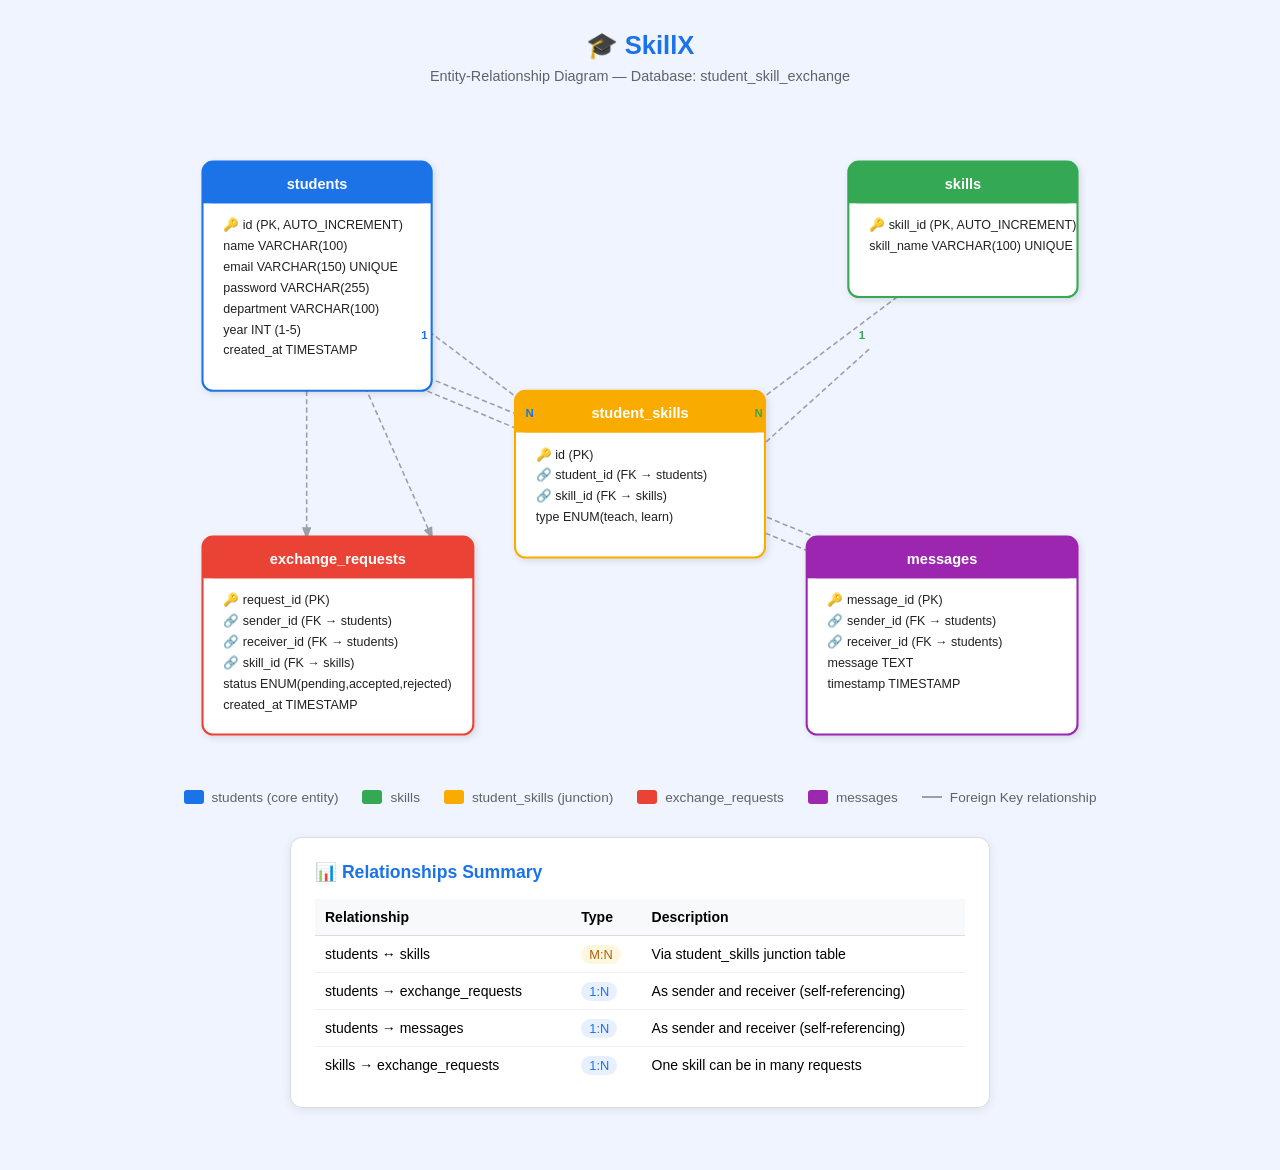
<file: frontend/er_diagram.html>
<!DOCTYPE html>
<html lang="en">
<head>
    <meta charset="UTF-8">
    <meta name="viewport" content="width=device-width, initial-scale=1.0">
    <title>ER Diagram - SkillX</title>
    <style>
        * { margin: 0; padding: 0; box-sizing: border-box; }
        body {
            font-family: 'Segoe UI', sans-serif;
            background: #f0f4ff;
            padding: 30px;
            min-height: 100vh;
        }

        h1 {
            text-align: center;
            color: #1a73e8;
            margin-bottom: 8px;
            font-size: 1.6rem;
        }

        .subtitle {
            text-align: center;
            color: #5f6368;
            margin-bottom: 36px;
            font-size: 0.9rem;
        }

        .er-canvas {
            position: relative;
            width: 100%;
            max-width: 1000px;
            margin: 0 auto;
        }

        svg {
            width: 100%;
            height: auto;
            display: block;
        }

        .legend {
            display: flex;
            justify-content: center;
            gap: 24px;
            margin-top: 24px;
            flex-wrap: wrap;
        }

        .legend-item {
            display: flex;
            align-items: center;
            gap: 8px;
            font-size: 0.85rem;
            color: #5f6368;
        }

        .legend-box {
            width: 20px;
            height: 14px;
            border-radius: 3px;
        }
    </style>
</head>
<body>
    <h1>🎓 SkillX</h1>
    <p class="subtitle">Entity-Relationship Diagram — Database: student_skill_exchange</p>

    <div class="er-canvas">
        <svg viewBox="0 0 960 620" xmlns="http://www.w3.org/2000/svg">
            <defs>
                <marker id="arrow" markerWidth="8" markerHeight="8" refX="6" refY="3" orient="auto">
                    <path d="M0,0 L0,6 L8,3 z" fill="#9aa0a6"/>
                </marker>
                <filter id="shadow">
                    <feDropShadow dx="2" dy="2" stdDeviation="3" flood-opacity="0.12"/>
                </filter>
            </defs>

            <!-- ===== RELATIONSHIP LINES ===== -->
            <!-- students → student_skills -->
            <line x1="220" y1="160" x2="380" y2="280" stroke="#9aa0a6" stroke-width="1.5"
                  stroke-dasharray="5,3" marker-end="url(#arrow)"/>
            <!-- skills → student_skills -->
            <line x1="740" y1="160" x2="580" y2="280" stroke="#9aa0a6" stroke-width="1.5"
                  stroke-dasharray="5,3" marker-end="url(#arrow)"/>
            <!-- students → exchange_requests (sender) -->
            <line x1="160" y1="220" x2="160" y2="400" stroke="#9aa0a6" stroke-width="1.5"
                  stroke-dasharray="5,3" marker-end="url(#arrow)"/>
            <!-- students → exchange_requests (receiver) -->
            <line x1="200" y1="220" x2="280" y2="400" stroke="#9aa0a6" stroke-width="1.5"
                  stroke-dasharray="5,3" marker-end="url(#arrow)"/>
            <!-- skills → exchange_requests -->
            <line x1="700" y1="220" x2="500" y2="400" stroke="#9aa0a6" stroke-width="1.5"
                  stroke-dasharray="5,3" marker-end="url(#arrow)"/>
            <!-- students → messages (sender) -->
            <line x1="180" y1="220" x2="680" y2="430" stroke="#9aa0a6" stroke-width="1.5"
                  stroke-dasharray="5,3" marker-end="url(#arrow)"/>
            <!-- students → messages (receiver) -->
            <line x1="210" y1="220" x2="720" y2="430" stroke="#9aa0a6" stroke-width="1.5"
                  stroke-dasharray="5,3" marker-end="url(#arrow)"/>

            <!-- ===== TABLE: students ===== -->
            <g filter="url(#shadow)">
                <rect x="60" y="40" width="220" height="220" rx="10" fill="white" stroke="#1a73e8" stroke-width="2"/>
                <rect x="60" y="40" width="220" height="40" rx="10" fill="#1a73e8"/>
                <rect x="60" y="68" width="220" height="12" fill="#1a73e8"/>
                <text x="170" y="66" text-anchor="middle" fill="white" font-size="14" font-weight="700">students</text>
            </g>
            <text x="80" y="105" fill="#202124" font-size="12">🔑 id (PK, AUTO_INCREMENT)</text>
            <text x="80" y="125" fill="#202124" font-size="12">   name VARCHAR(100)</text>
            <text x="80" y="145" fill="#202124" font-size="12">   email VARCHAR(150) UNIQUE</text>
            <text x="80" y="165" fill="#202124" font-size="12">   password VARCHAR(255)</text>
            <text x="80" y="185" fill="#202124" font-size="12">   department VARCHAR(100)</text>
            <text x="80" y="205" fill="#202124" font-size="12">   year INT (1-5)</text>
            <text x="80" y="225" fill="#202124" font-size="12">   created_at TIMESTAMP</text>

            <!-- ===== TABLE: skills ===== -->
            <g filter="url(#shadow)">
                <rect x="680" y="40" width="220" height="130" rx="10" fill="white" stroke="#34a853" stroke-width="2"/>
                <rect x="680" y="40" width="220" height="40" rx="10" fill="#34a853"/>
                <rect x="680" y="68" width="220" height="12" fill="#34a853"/>
                <text x="790" y="66" text-anchor="middle" fill="white" font-size="14" font-weight="700">skills</text>
            </g>
            <text x="700" y="105" fill="#202124" font-size="12">🔑 skill_id (PK, AUTO_INCREMENT)</text>
            <text x="700" y="125" fill="#202124" font-size="12">   skill_name VARCHAR(100) UNIQUE</text>

            <!-- ===== TABLE: student_skills ===== -->
            <g filter="url(#shadow)">
                <rect x="360" y="260" width="240" height="160" rx="10" fill="white" stroke="#f9ab00" stroke-width="2"/>
                <rect x="360" y="260" width="240" height="40" rx="10" fill="#f9ab00"/>
                <rect x="360" y="288" width="240" height="12" fill="#f9ab00"/>
                <text x="480" y="286" text-anchor="middle" fill="white" font-size="14" font-weight="700">student_skills</text>
            </g>
            <text x="380" y="325" fill="#202124" font-size="12">🔑 id (PK)</text>
            <text x="380" y="345" fill="#202124" font-size="12">🔗 student_id (FK → students)</text>
            <text x="380" y="365" fill="#202124" font-size="12">🔗 skill_id (FK → skills)</text>
            <text x="380" y="385" fill="#202124" font-size="12">   type ENUM(teach, learn)</text>

            <!-- ===== TABLE: exchange_requests ===== -->
            <g filter="url(#shadow)">
                <rect x="60" y="400" width="260" height="190" rx="10" fill="white" stroke="#ea4335" stroke-width="2"/>
                <rect x="60" y="400" width="260" height="40" rx="10" fill="#ea4335"/>
                <rect x="60" y="428" width="260" height="12" fill="#ea4335"/>
                <text x="190" y="426" text-anchor="middle" fill="white" font-size="14" font-weight="700">exchange_requests</text>
            </g>
            <text x="80" y="465" fill="#202124" font-size="12">🔑 request_id (PK)</text>
            <text x="80" y="485" fill="#202124" font-size="12">🔗 sender_id (FK → students)</text>
            <text x="80" y="505" fill="#202124" font-size="12">🔗 receiver_id (FK → students)</text>
            <text x="80" y="525" fill="#202124" font-size="12">🔗 skill_id (FK → skills)</text>
            <text x="80" y="545" fill="#202124" font-size="12">   status ENUM(pending,accepted,rejected)</text>
            <text x="80" y="565" fill="#202124" font-size="12">   created_at TIMESTAMP</text>

            <!-- ===== TABLE: messages ===== -->
            <g filter="url(#shadow)">
                <rect x="640" y="400" width="260" height="190" rx="10" fill="white" stroke="#9c27b0" stroke-width="2"/>
                <rect x="640" y="400" width="260" height="40" rx="10" fill="#9c27b0"/>
                <rect x="640" y="428" width="260" height="12" fill="#9c27b0"/>
                <text x="770" y="426" text-anchor="middle" fill="white" font-size="14" font-weight="700">messages</text>
            </g>
            <text x="660" y="465" fill="#202124" font-size="12">🔑 message_id (PK)</text>
            <text x="660" y="485" fill="#202124" font-size="12">🔗 sender_id (FK → students)</text>
            <text x="660" y="505" fill="#202124" font-size="12">🔗 receiver_id (FK → students)</text>
            <text x="660" y="525" fill="#202124" font-size="12">   message TEXT</text>
            <text x="660" y="545" fill="#202124" font-size="12">   timestamp TIMESTAMP</text>

            <!-- Cardinality labels -->
            <text x="270" y="210" fill="#1a73e8" font-size="11" font-weight="600">1</text>
            <text x="370" y="285" fill="#1a73e8" font-size="11" font-weight="600">N</text>
            <text x="690" y="210" fill="#34a853" font-size="11" font-weight="600">1</text>
            <text x="590" y="285" fill="#34a853" font-size="11" font-weight="600">N</text>
        </svg>
    </div>

    <div class="legend">
        <div class="legend-item">
            <div class="legend-box" style="background:#1a73e8;"></div>
            students (core entity)
        </div>
        <div class="legend-item">
            <div class="legend-box" style="background:#34a853;"></div>
            skills
        </div>
        <div class="legend-item">
            <div class="legend-box" style="background:#f9ab00;"></div>
            student_skills (junction)
        </div>
        <div class="legend-item">
            <div class="legend-box" style="background:#ea4335;"></div>
            exchange_requests
        </div>
        <div class="legend-item">
            <div class="legend-box" style="background:#9c27b0;"></div>
            messages
        </div>
        <div class="legend-item">
            <div style="width:20px;height:2px;background:#9aa0a6;border-top:2px dashed #9aa0a6;"></div>
            Foreign Key relationship
        </div>
    </div>

    <div style="max-width:700px;margin:32px auto;background:white;border-radius:12px;padding:24px;
                border:1px solid #dadce0;box-shadow:0 2px 10px rgba(0,0,0,0.08);">
        <h2 style="color:#1a73e8;margin-bottom:16px;font-size:1.1rem;">📊 Relationships Summary</h2>
        <table style="width:100%;border-collapse:collapse;font-size:0.875rem;">
            <thead>
                <tr style="background:#f8f9fa;">
                    <th style="padding:10px;text-align:left;border-bottom:1px solid #dadce0;">Relationship</th>
                    <th style="padding:10px;text-align:left;border-bottom:1px solid #dadce0;">Type</th>
                    <th style="padding:10px;text-align:left;border-bottom:1px solid #dadce0;">Description</th>
                </tr>
            </thead>
            <tbody>
                <tr>
                    <td style="padding:10px;border-bottom:1px solid #f0f0f0;">students ↔ skills</td>
                    <td style="padding:10px;border-bottom:1px solid #f0f0f0;"><span style="background:#fef7e0;color:#b06000;padding:2px 8px;border-radius:10px;font-size:0.8rem;">M:N</span></td>
                    <td style="padding:10px;border-bottom:1px solid #f0f0f0;">Via student_skills junction table</td>
                </tr>
                <tr>
                    <td style="padding:10px;border-bottom:1px solid #f0f0f0;">students → exchange_requests</td>
                    <td style="padding:10px;border-bottom:1px solid #f0f0f0;"><span style="background:#e8f0fe;color:#1a73e8;padding:2px 8px;border-radius:10px;font-size:0.8rem;">1:N</span></td>
                    <td style="padding:10px;border-bottom:1px solid #f0f0f0;">As sender and receiver (self-referencing)</td>
                </tr>
                <tr>
                    <td style="padding:10px;border-bottom:1px solid #f0f0f0;">students → messages</td>
                    <td style="padding:10px;border-bottom:1px solid #f0f0f0;"><span style="background:#e8f0fe;color:#1a73e8;padding:2px 8px;border-radius:10px;font-size:0.8rem;">1:N</span></td>
                    <td style="padding:10px;border-bottom:1px solid #f0f0f0;">As sender and receiver (self-referencing)</td>
                </tr>
                <tr>
                    <td style="padding:10px;">skills → exchange_requests</td>
                    <td style="padding:10px;"><span style="background:#e8f0fe;color:#1a73e8;padding:2px 8px;border-radius:10px;font-size:0.8rem;">1:N</span></td>
                    <td style="padding:10px;">One skill can be in many requests</td>
                </tr>
            </tbody>
        </table>
    </div>
</body>
</html>
</file>
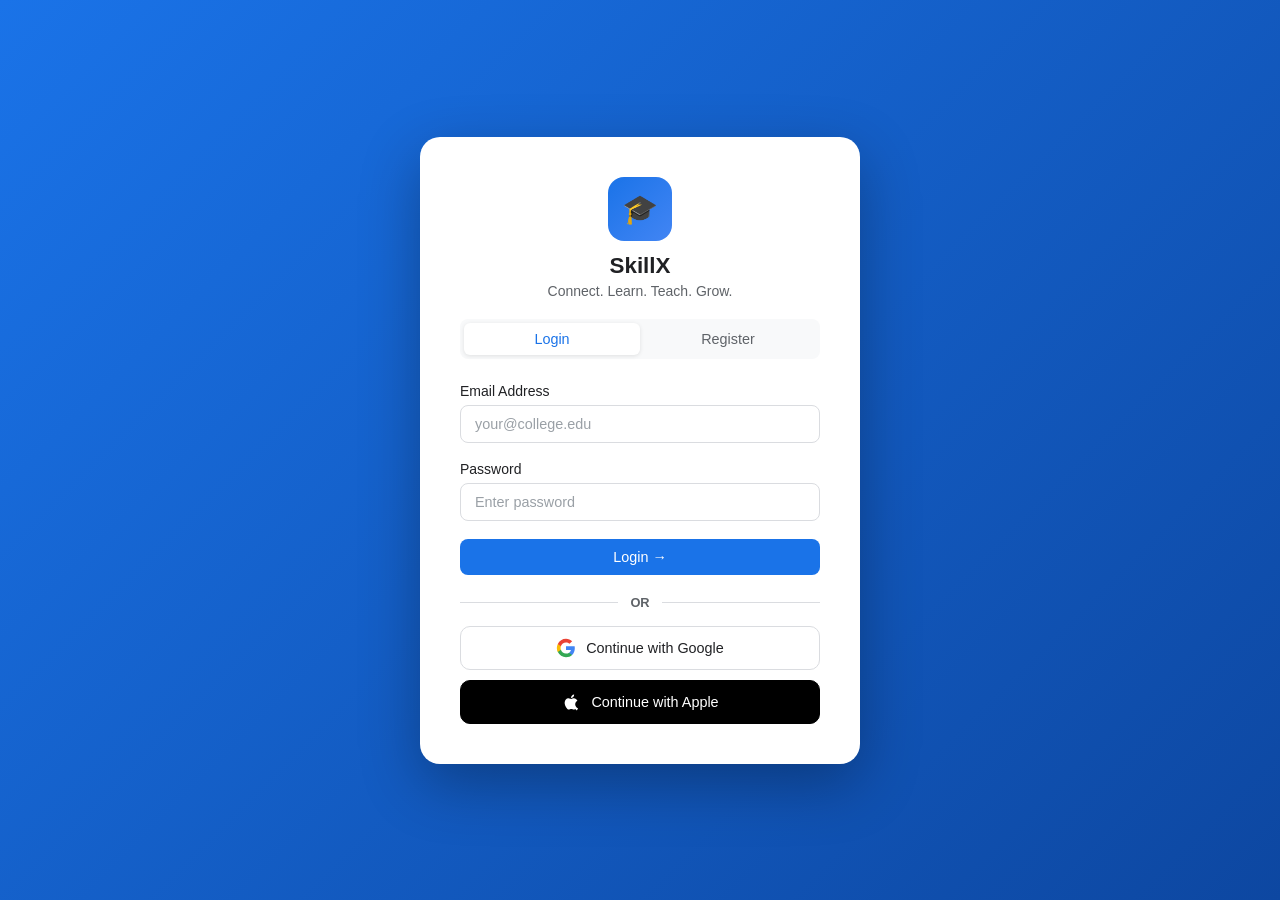
<file: frontend/feedback.html>
<!DOCTYPE html>
<html lang="en">

<head>
    <meta charset="UTF-8">
    <meta name="viewport" content="width=device-width, initial-scale=1.0">
    <title>Give Feedback - SkillX</title>
    <link rel="stylesheet" href="css/style.css?v=2.3">
    <link rel="stylesheet" href="css/feedback.css?v=1.0">
</head>

<body>
    <nav class="navbar">
        <a href="dashboard.html" class="navbar-brand">
            <div class="logo-icon">🎓</div> SkillX
        </a>
        <ul class="navbar-nav">
            <li><a href="dashboard.html" data-page="dashboard">🏠 Dashboard</a></li>
            <li><a href="skills.html" data-page="skills">⚡ My Skills</a></li>
            <li><a href="search.html" data-page="search">🔍 Search</a></li>
            <li><a href="requests.html" data-page="requests">🔄 Requests</a></li>
            <li><a href="messages.html" data-page="messages">💬 Messages</a></li>
            <li><a href="profile.html" data-page="profile">👤 Profile</a></li>
        </ul>
        <div class="navbar-user">
            <div class="user-dropdown">
                <button type="button" class="user-dropdown-btn" id="user-menu-trigger" aria-haspopup="true"
                    aria-expanded="false">
                    <div class="user-avatar" id="nav-avatar">?</div>
                    <span id="nav-user-name" class="nav-user-name-text"></span>
                    <span class="dropdown-chevron">▼</span>
                </button>
                <div class="user-dropdown-menu" id="user-dropdown-menu">
                    <a href="settings.html"><span class="icon">⚙️</span> Settings</a>
                    <a href="support.html"><span class="icon">❓</span> Help & Support</a>
                    <a href="feedback.html"><span class="icon">💬</span> Give Feedback</a>
                    <div class="dropdown-divider"></div>
                    <button type="button" class="logout-item" onclick="Auth.logout()"><span class="icon">🚪</span>
                        Logout</button>
                </div>
            </div>
        </div>
    </nav>

    <div class="feedback-container">
        <div class="feedback-header">
            <h1>💬 Give Feedback</h1>
            <p>Help us improve SkillX! Share your experience, report bugs, or suggest new features.</p>
        </div>

        <!-- Feedback Submission Card -->
        <div class="feedback-card">
            <h2>✨ Share Your Feedback</h2>

            <div id="feedback-form-alert"></div>

            <form onsubmit="handleSubmitFeedback(event)">
                <!-- Star Rating Widget -->
                <div class="form-group">
                    <label>Overall Experience Rating</label>
                    <div class="star-rating-container">
                        <div class="star-rating">
                            <span class="star" data-value="1">★</span>
                            <span class="star" data-value="2">★</span>
                            <span class="star" data-value="3">★</span>
                            <span class="star" data-value="4">★</span>
                            <span class="star" data-value="5">★</span>
                        </div>
                        <span class="rating-label" id="rating-text">Click to rate (1–5 stars)</span>
                    </div>
                </div>

                <!-- Category Selection -->
                <div class="form-group">
                    <label for="feedback-category">Category</label>
                    <select id="feedback-category" class="form-control" required>
                        <option value="">Select feedback topic...</option>
                        <option value="General">💬 General Feedback</option>
                        <option value="Bug Report">🐛 Bug Report</option>
                        <option value="Feature Request">💡 Feature Request</option>
                        <option value="Smart Match">⚡ Smart Match Algorithm</option>
                        <option value="Session">⏱️ Learning Sessions</option>
                        <option value="Other">❓ Other</option>
                    </select>
                </div>

                <!-- Feedback Message -->
                <div class="form-group">
                    <label for="feedback-message">Your Feedback</label>
                    <textarea id="feedback-message" class="form-control" rows="4" required
                        placeholder="What did you like or what can we improve? Provide details..."></textarea>
                </div>

                <!-- Optional Contact Permission Checkbox -->
                <div class="form-group">
                    <label class="checkbox-label">
                        <input type="checkbox" id="feedback-contact">
                        <span>Allow SkillX team to contact me about this feedback</span>
                    </label>
                </div>

                <button type="submit" class="btn btn-primary">Submit Feedback</button>
            </form>
        </div>

        <!-- My Previous Feedback Section -->
        <div class="history-card" id="my-feedback-card" style="display:none;">
            <h2 style="font-size:1.25rem; font-weight:700; color:var(--text-dark); margin-bottom:16px;">📝 My Previous
                Feedback</h2>
            <div id="feedback-history-list"></div>
        </div>
        <footer class="app-footer">
            <div class="footer-container">
                <div class="footer-links">
                    <a href="dashboard.html" class="footer-brand">SkillX</a>
                    <span class="footer-sep">|</span>
                    <a href="dashboard.html">Dashboard</a>
                    <span class="footer-sep">|</span>
                    <a href="skills.html">My Skills</a>
                    <span class="footer-sep">|</span>
                    <a href="search.html">Search</a>
                    <span class="footer-sep">|</span>
                    <a href="requests.html">Requests</a>
                    <span class="footer-sep">|</span>
                    <a href="messages.html">Messages</a>
                    <span class="footer-sep">|</span>
                    <a href="support.html">Help & Support</a>
                    <span class="footer-sep">|</span>
                    <a href="feedback.html">Give Feedback</a>
                    <span class="footer-sep">|</span>
                    <a href="privacy.html">Privacy Policy</a>
                    <span class="footer-sep">|</span>
                    <a href="terms.html">Terms</a>
                </div>
                <p class="footer-tagline" aria-label="Connect, Learn, Teach, Grow">
                    <span class="ft-chip ft-connect">Connect <span class="ft-ico" aria-hidden="true">👥</span></span>
                    <span class="ft-dot">•</span>
                    <span class="ft-chip ft-learn">Learn <span class="ft-ico" aria-hidden="true">💡</span></span>
                    <span class="ft-dot">•</span>
                    <span class="ft-chip ft-teach">Teach <span class="ft-ico" aria-hidden="true">🎓</span></span>
                    <span class="ft-dot">•</span>
                    <span class="ft-chip ft-grow">Grow <span class="ft-ico" aria-hidden="true">🌱</span></span>
                </p>
                <p class="footer-copy">&copy; 2026 SkillX. All rights reserved.</p>
            </div>
        </footer>

        <script src="js/api.js?v=2.1"></script>
        <script src="js/feedback.js?v=1.0"></script>
</body>

</html>
</file>
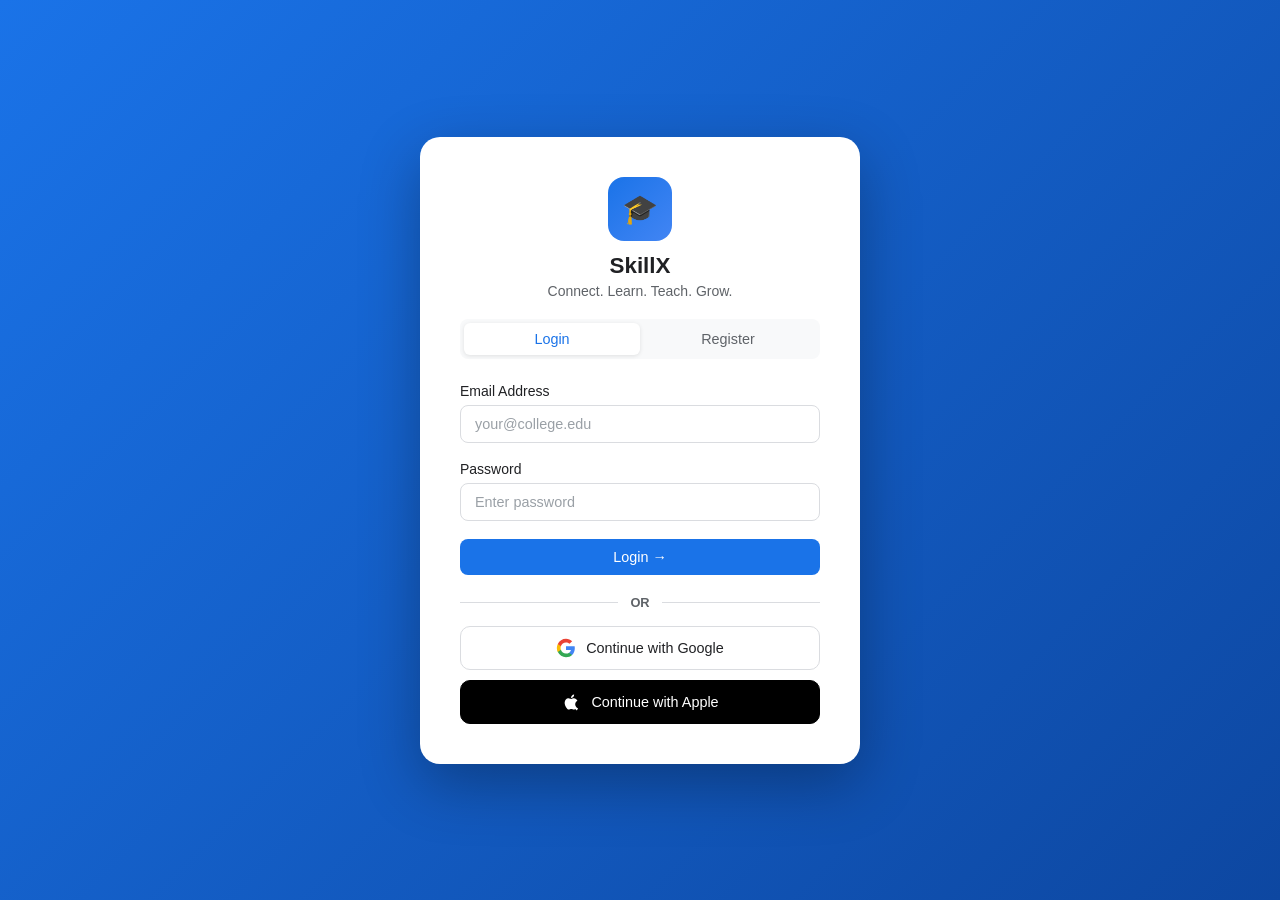
<file: frontend/messages.html>
<!DOCTYPE html>
<html lang="en">
<head>
<meta charset="UTF-8">
<meta name="viewport" content="width=device-width, initial-scale=1.0">
<title>Messages - SkillX</title>
<link rel="stylesheet" href="css/style.css?v=2.3">
<link rel="stylesheet" href="css/messages.css?v=2.0">
</head>
<body>
<nav class="navbar">
    <a href="dashboard.html" class="navbar-brand"><div class="logo-icon">🎓</div> SkillX</a>
    <ul class="navbar-nav">
        <li><a href="dashboard.html" data-page="dashboard">🏠 Dashboard</a></li>
        <li><a href="skills.html"    data-page="skills">⚡ My Skills</a></li>
        <li><a href="search.html"    data-page="search">🔍 Search</a></li>
        <li><a href="requests.html"  data-page="requests">🔄 Requests</a></li>
        <li><a href="messages.html"  data-page="messages">💬 Messages</a></li>
        <li><a href="profile.html"   data-page="profile">👤 Profile</a></li>
    </ul>
    <div class="navbar-user">
        <div class="user-dropdown">
            <button type="button" class="user-dropdown-btn" id="user-menu-trigger" aria-haspopup="true" aria-expanded="false">
                <div class="user-avatar" id="nav-avatar">?</div>
                <span id="nav-user-name" class="nav-user-name-text"></span>
                <span class="dropdown-chevron">▼</span>
            </button>
            <div class="user-dropdown-menu" id="user-dropdown-menu">
                <a href="settings.html"><span class="icon">⚙️</span> Settings</a>
                <a href="support.html"><span class="icon">❓</span> Help & Support</a>
                <a href="feedback.html"><span class="icon">💬</span> Give Feedback</a>
                <div class="dropdown-divider"></div>
                <button type="button" class="logout-item" onclick="Auth.logout()"><span class="icon">🚪</span> Logout</button>
            </div>
        </div>
    </div>
</nav>

<div class="msg-layout">

<!-- ═══ SIDEBAR ═══ -->
<div class="sidebar">
    <div class="sidebar-top">
        <div class="sidebar-brand">💬 Chats</div>
        <div class="sidebar-top-actions">
            <button class="fab-btn" onclick="toggleDarkMode()" title="Dark/Light mode" id="theme-btn">🌙</button>
            <button class="fab-btn notif-btn" onclick="openNotifPanel()" title="Notifications" id="notif-bell">
                🔔<span class="notif-dot" id="notif-dot" style="display:none;"></span>
            </button>
            <button class="fab-btn" onclick="openGroupModal()" title="New Group">👥</button>
            <button class="fab-btn" onclick="openNewChatModal()" title="New Chat">✎</button>
        </div>
    </div>
    <!-- Notification panel -->
    <div class="notif-panel" id="notif-panel" style="display:none;">
        <div class="notif-header">
            <span>🔔 Notifications</span>
            <button onclick="markAllNotifsRead()" style="background:none;border:none;color:rgba(255,255,255,0.6);cursor:pointer;font-size:0.75rem;">Mark all read</button>
        </div>
        <div class="notif-list" id="notif-list"><div style="padding:16px;text-align:center;opacity:0.4;font-size:0.8rem;">No notifications</div></div>
    </div>
    <div class="sidebar-search">
        <span>🔍</span>
        <input type="text" id="contact-search" placeholder="Search…" oninput="filterContacts()">
    </div>
    <!-- Tabs: Chats / Groups -->
    <div class="sidebar-tabs">
        <button class="stab active" onclick="switchSidebarTab('chats',this)">Chats</button>
        <button class="stab"        onclick="switchSidebarTab('groups',this)">Groups</button>
    </div>
    <div class="unread-banner" id="unread-banner" style="display:none;"><span id="unread-text"></span></div>
    <div class="contacts-scroll" id="contacts-list"></div>
    <div class="sidebar-footer">
        <div class="sf-av" id="sf-av"></div>
        <div class="sf-info"><div class="sf-name" id="sf-name"></div><div class="sf-status">● Online</div></div>
        <a href="profile.html" class="sf-settings">⚙️</a>
    </div>
</div>

<!-- ═══ MAIN PANEL ═══ -->
<div class="main-panel">
    <!-- No chat selected -->
    <div class="no-chat" id="no-chat">
        <div style="font-size:4rem;opacity:0.15;">💬</div>
        <h3>Select a conversation</h3>
        <p>Start a new chat or create a group</p>
        <div style="display:flex;gap:10px;margin-top:8px;">
            <button class="btn btn-primary btn-sm" onclick="openNewChatModal()">+ New Chat</button>
            <button class="btn btn-secondary btn-sm" onclick="openGroupModal()">👥 New Group</button>
        </div>
    </div>

    <!-- Active chat -->
    <div class="chat-wrapper" id="chat-wrapper" style="display:none;">

        <!-- Header -->
        <div class="chat-hdr">
            <div class="chat-hdr-left">
                <div class="ch-av" id="ch-av"></div>
                <div>
                    <div class="chat-hdr-name" id="ch-name"></div>
                    <div class="chat-hdr-sub" id="ch-sub">
                        <span class="status-dot offline" id="status-dot"></span>
                        <span id="status-text">Offline</span>
                    </div>
                </div>
            </div>
            <div class="chat-hdr-right">
                <button class="hdr-icon-btn" onclick="showTab('chat')"    id="tbtn-chat"    title="Chat">💬</button>
                <button class="hdr-icon-btn" onclick="showTab('media')"   id="tbtn-media"   title="Media">🖼️</button>
                <button class="hdr-icon-btn" onclick="showTab('docs')"    id="tbtn-docs"    title="Docs">📄</button>
                <button class="hdr-icon-btn" onclick="showTab('links')"   id="tbtn-links"   title="Links">🔗</button>
                <button class="hdr-icon-btn" onclick="toggleSearchBar()"  title="Search">🔍</button>
                <button class="hdr-icon-btn" onclick="openChatMenu()"     title="More" id="chat-menu-btn">⋮</button>
                <!-- Chat context menu -->
                <div class="chat-ctx-menu" id="chat-ctx-menu" style="display:none;">
                    <button onclick="pinThisChat()">📌 Pin Chat</button>
                    <button onclick="muteThisChat()">🔇 Mute</button>
                    <button onclick="archiveThisChat()">📦 Archive</button>
                    <button onclick="blockThisUser()" class="danger">🚫 Block</button>
                    <button onclick="reportThisUser()" class="danger">⚠️ Report</button>
                </div>
            </div>
        </div>
        <!-- Search bar (hidden by default) -->
        <div class="msg-search-bar" id="msg-search-bar" style="display:none;">
            <input type="text" id="msg-search-input" placeholder="Search messages…" oninput="searchInChat()">
            <button onclick="toggleSearchBar()">✕</button>
        </div>
        <!-- Search results -->
        <div class="search-results" id="search-results" style="display:none;"></div>

        <!-- Chat tab -->
        <div id="tab-chat" class="tab-body">
            <div class="chat-msgs" id="chat-msgs"></div>
            <div class="typing-bar" id="typing-ind" style="display:none;">
                <span id="typing-name"></span> is typing
                <span class="typing-dots"><span></span><span></span><span></span></span>
            </div>
            <div class="input-bar" id="input-bar">
                <!-- ✦ Attach -->
                <button class="icon-btn attach-diamond" onclick="toggleAttachMenu()" title="Attach">&#10022;</button>
                <!-- Attach menu popup -->
                <div class="attach-popup" id="attach-menu" style="display:none;">
                    <button onclick="triggerCamera()">    <span class="ap-icon" style="background:#ea4335;">📷</span>Camera</button>
                    <button onclick="triggerGallery()">   <span class="ap-icon" style="background:#4285f4;">🖼️</span>Gallery</button>
                    <button onclick="triggerLocation()">  <span class="ap-icon" style="background:#34a853;">📍</span>Location</button>
                    <button onclick="openDocPicker()">    <span class="ap-icon" style="background:#fbbc04;">📄</span>Document</button>
                    <button onclick="openPollModal()">    <span class="ap-icon" style="background:#9c27b0;">📊</span>Poll</button>
                    <button onclick="openShareLinkModal()"><span class="ap-icon" style="background:#00bcd4;">🔗</span>Share Link</button>
                </div>
                <!-- Hidden file inputs -->
                <input type="file" id="camera-input"   accept="image/*,video/*" capture="environment" style="display:none;" onchange="handleFileAttach(this,'camera')">
                <input type="file" id="gallery-input"  accept="image/*,video/*"                       style="display:none;" onchange="handleFileAttach(this,'gallery')">
                <input type="file" id="doc-input"      accept=".pdf,.doc,.docx,.xls,.xlsx,.ppt,.pptx,.txt,.zip" style="display:none;" onchange="handleFileAttach(this,'document')">

                <!-- 😊 Emoji -->
                <button class="icon-btn emoji-open" onclick="toggleEspPanel()" title="Emoji/GIF/Sticker">😊</button>

                <!-- Reply preview -->
                <div class="reply-preview" id="reply-preview" style="display:none;">
                    <div class="rp-content" id="rp-content"></div>
                    <button onclick="clearReply()">✕</button>
                </div>

                <!-- Input field wrapper: mic sits inside on the right -->
                <div class="msg-input-wrap">
                    <input type="text" id="msg-input" class="msg-input" placeholder="Type a message…"
                           oninput="onTyping()" onkeyup="if(event.key==='Enter')sendMsg()">
                    <!-- 🎙️ Voice button — INSIDE the text field on the right -->
                    <span class="voice-timer" id="voice-timer" style="display:none;">0:00</span>
                    <button class="voice-btn-inline" id="voice-btn"
                            onmousedown="startVoiceNote()" onmouseup="stopVoiceNote()"
                            ontouchstart="startVoiceNote()" ontouchend="stopVoiceNote()"
                            title="Hold to record voice note">🎙️</button>
                </div>

                <!-- ➤ Send button — OUTSIDE the text field, separate action button -->
                <button class="send-btn" id="send-btn" onclick="sendMsg()">➤</button>
            </div>

            <!-- Emoji/GIF/Sticker panel -->
            <div class="esp-panel" id="esp-panel" style="display:none;">
                <div class="esp-tabs">
                    <button class="esp-tab active" onclick="switchEspTab('emoji',this)">😊 Emoji</button>
                    <button class="esp-tab"        onclick="switchEspTab('gif',this)">🎞️ GIF</button>
                    <button class="esp-tab"        onclick="switchEspTab('sticker',this)">🎨 Stickers</button>
                </div>
                <div id="esp-emoji" class="esp-body">
                    <input class="esp-search" id="emoji-search" placeholder="Search emojis…" oninput="filterEmojis()">
                    <div class="esp-cats" id="emoji-cats"></div>
                    <div class="esp-grid" id="emoji-grid"></div>
                    <div class="esp-recent" id="emoji-recent"></div>
                </div>
                <div id="esp-gif" class="esp-body" style="display:none;">
                    <input class="esp-search" id="gif-search" placeholder="Search GIFs…" oninput="searchGIFs()">
                    <div class="gif-grid" id="gif-grid"></div>
                </div>
                <div id="esp-sticker" class="esp-body" style="display:none;">
                    <div class="sticker-packs" id="sticker-packs"></div>
                    <div class="sticker-grid" id="sticker-grid"></div>
                </div>
            </div>
        </div>

        <!-- Media tab -->
        <div id="tab-media" class="tab-body content-tab" style="display:none;">
            <div class="ct-header">🖼️ Media</div>
            <div class="media-grid" id="media-grid"></div>
        </div>

        <!-- Docs tab -->
        <div id="tab-docs" class="tab-body content-tab" style="display:none;">
            <div class="ct-header">📄 Documents</div>
            <div class="content-list" id="docs-list"></div>
        </div>

        <!-- Links tab -->
        <div id="tab-links" class="tab-body content-tab" style="display:none;">
            <div class="ct-header">🔗 Links</div>
            <div class="content-list" id="links-list"></div>
        </div>

    </div>

    <!-- Group chat panel -->
    <div class="chat-wrapper" id="group-wrapper" style="display:none;">
        <div class="chat-hdr" style="background:linear-gradient(135deg,#1a73e8,#0d47a1);">
            <div class="chat-hdr-left">
                <div class="ch-av grp-av" id="grp-av">👥</div>
                <div>
                    <div class="chat-hdr-name" id="grp-name" style="color:white;"></div>
                    <div class="chat-hdr-sub"  id="grp-sub" style="color:rgba(255,255,255,0.7);"></div>
                </div>
            </div>
            <div class="chat-hdr-right">
                <button class="hdr-icon-btn" onclick="showGrpInfo()" title="Group Info">ℹ️</button>
            </div>
        </div>
        <div class="chat-msgs" id="grp-msgs"></div>
        <div class="input-bar">
            <button class="icon-btn attach-diamond" onclick="toggleGrpAttach()" title="Attach">&#10022;</button>
            <div class="attach-popup" id="grp-attach-menu" style="display:none;">
                <button onclick="triggerGrpGallery()"><span class="ap-icon" style="background:#4285f4;">🖼️</span>Gallery</button>
                <button onclick="openGrpDocPicker()"> <span class="ap-icon" style="background:#fbbc04;">📄</span>Document</button>
                <button onclick="openGrpPollModal()"> <span class="ap-icon" style="background:#9c27b0;">📊</span>Poll</button>
            </div>
            <input type="file" id="grp-gallery-input" accept="image/*,video/*" style="display:none;" onchange="handleGrpFile(this)">
            <input type="file" id="grp-doc-input"     accept=".pdf,.doc,.docx,.xls,.xlsx,.ppt,.pptx" style="display:none;" onchange="handleGrpFile(this)">
            <button class="icon-btn emoji-open" onclick="toggleEspPanel()" title="Emoji">😊</button>
            <input type="text" id="grp-input" class="msg-input" placeholder="Message group…"
                   onkeyup="if(event.key==='Enter')sendGrpMsg()">
            <button class="send-btn" onclick="sendGrpMsg()">➤</button>
        </div>
    </div>
</div>
</div>

<!-- ═══ MODALS ═══ -->

<!-- New Chat -->
<div class="modal-overlay" id="new-chat-modal">
  <div class="modal" style="max-width:400px;">
    <div class="modal-header"><h3>✎ New Chat</h3>
        <button class="modal-close" onclick="closeModal('new-chat-modal')">✕</button></div>
    <div class="form-group"><label>Select Student</label>
        <select class="form-control" id="new-chat-select"></select></div>
    <button class="btn btn-primary" style="width:100%;justify-content:center;" onclick="startNewChat()">Open Chat →</button>
  </div>
</div>

<!-- Create Group -->
<div class="modal-overlay" id="group-modal">
  <div class="modal" style="max-width:480px;">
    <div class="modal-header"><h3>👥 Create Group</h3>
        <button class="modal-close" onclick="closeModal('group-modal')">✕</button></div>
    <div class="form-group"><label>Group Name</label>
        <input type="text" class="form-control" id="grp-name-input" placeholder="e.g. Python Study Group"></div>
    <div class="form-group"><label>Description (optional)</label>
        <input type="text" class="form-control" id="grp-desc-input" placeholder="What is this group about?"></div>
    <div class="form-group"><label>Add Members</label>
        <div id="member-list" style="max-height:180px;overflow-y:auto;border:1px solid var(--border);border-radius:8px;padding:8px;"></div></div>
    <div id="grp-alert"></div>
    <button class="btn btn-primary" style="width:100%;justify-content:center;" onclick="createGroup()">Create Group →</button>
  </div>
</div>

<!-- Poll Modal -->
<div class="modal-overlay" id="poll-modal">
  <div class="modal" style="max-width:440px;">
    <div class="modal-header"><h3>📊 Create Poll</h3>
        <button class="modal-close" onclick="closeModal('poll-modal')">✕</button></div>
    <div class="form-group"><label>Question</label>
        <input type="text" class="form-control" id="poll-question" placeholder="Ask something…"></div>
    <div id="poll-options">
        <div class="form-group"><label>Options</label>
            <input type="text" class="form-control poll-opt" placeholder="Option 1" style="margin-bottom:6px;">
            <input type="text" class="form-control poll-opt" placeholder="Option 2"></div>
    </div>
    <button class="btn btn-secondary btn-sm" onclick="addPollOption()" style="margin-bottom:12px;">+ Add Option</button>
    <button class="btn btn-primary" style="width:100%;justify-content:center;" onclick="sendPoll()">Send Poll →</button>
  </div>
</div>

<!-- Group Info -->
<div class="modal-overlay" id="grp-info-modal">
  <div class="modal" style="max-width:440px;">
    <div class="modal-header"><h3 id="grp-info-title">Group Info</h3>
        <button class="modal-close" onclick="closeModal('grp-info-modal')">✕</button></div>
    <div id="grp-info-body"></div>
  </div>
</div>

<!-- Forward Message Modal -->
<div class="modal-overlay" id="forward-modal">
  <div class="modal" style="max-width:400px;">
    <div class="modal-header">
        <h3>↗️ Forward Message</h3>
        <button class="modal-close" onclick="closeModal('forward-modal')">✕</button>
    </div>
    <p style="font-size:0.82rem;color:var(--text-muted);margin-bottom:12px;">Select contacts to forward to:</p>
    <div id="forward-list" style="max-height:220px;overflow-y:auto;border:1px solid var(--border);border-radius:8px;padding:6px;margin-bottom:12px;"></div>
    <div id="forward-alert"></div>
    <button class="btn btn-primary" style="width:100%;justify-content:center;" onclick="submitForward()">Forward →</button>
  </div>
</div>

<!-- Report User Modal -->
<div class="modal-overlay" id="report-modal">
  <div class="modal" style="max-width:420px;">
    <div class="modal-header">
        <h3>⚠️ Report User</h3>
        <button class="modal-close" onclick="closeModal('report-modal')">✕</button>
    </div>
    <div class="form-group">
        <label>Reason for report</label>
        <select class="form-control" id="report-reason">
            <option value="">Select a reason…</option>
            <option value="spam">Spam or unwanted messages</option>
            <option value="harassment">Harassment or bullying</option>
            <option value="inappropriate">Inappropriate content</option>
            <option value="fake">Fake profile</option>
            <option value="other">Other</option>
        </select>
    </div>
    <div class="form-group">
        <label>Additional details (optional)</label>
        <textarea class="form-control" id="report-details" rows="3" placeholder="Describe the issue…"></textarea>
    </div>
    <div id="report-alert"></div>
    <button class="btn btn-danger" style="width:100%;justify-content:center;" onclick="submitReport()">Submit Report</button>
  </div>
</div>

<!-- Share Link Modal (https:// validated) -->
<div class="modal-overlay" id="share-link-modal">
  <div class="modal" style="max-width:460px;">
    <div class="modal-header">
        <h3>🔗 Share a Link</h3>
        <button class="modal-close" onclick="closeModal('share-link-modal')">✕</button>
    </div>
    <div class="form-group">
        <label>Title <span style="color:var(--danger)">*</span></label>
        <input type="text" class="form-control" id="sl-title" placeholder="e.g. Python Tutorial, YouTube video…">
    </div>
    <div class="form-group">
        <label>URL <span style="color:var(--danger)">*</span>
            <span style="font-size:0.72rem;color:var(--text-muted);font-weight:400;"> — must start with https://</span>
        </label>
        <div style="position:relative;">
            <input type="url" class="form-control" id="sl-url"
                   placeholder="https://example.com"
                   oninput="validateShareUrl(this)">
            <span id="sl-url-icon" style="position:absolute;right:12px;top:50%;transform:translateY(-50%);font-size:1rem;"></span>
        </div>
        <div id="sl-url-error" style="font-size:0.78rem;color:var(--danger);margin-top:4px;display:none;"></div>
    </div>
    <div class="form-group">
        <label>Link Type</label>
        <select class="form-control" id="sl-type">
            <option value="website">🌐 Website</option>
            <option value="youtube">▶️ YouTube</option>
            <option value="course">🎓 Course</option>
            <option value="resource">🔖 Resource</option>
        </select>
    </div>
    <div class="form-group">
        <label>Description (optional)</label>
        <textarea class="form-control" id="sl-desc" rows="2" placeholder="Add a note about this link…"></textarea>
    </div>
    <div id="sl-alert"></div>
    <button class="btn btn-primary" style="width:100%;justify-content:center;" onclick="submitShareLink()">
        🔗 Share Link
    </button>
  </div>
</div>

<!-- Connect Request Modal (shown when targeting a non-connected user) -->
<div class="modal-overlay" id="connect-modal">
  <div class="modal" style="max-width:420px;">
    <div class="modal-header">
      <h3>🔗 Send Connection Request</h3>
      <button class="modal-close" onclick="closeModal('connect-modal')">✕</button>
    </div>
    <p id="connect-modal-desc" style="font-size:0.875rem;color:var(--text-muted);margin-bottom:16px;"></p>
    <div class="form-group">
      <label>Why do you want to connect? <span style="color:var(--danger)">*</span></label>
      <textarea class="form-control" id="connect-note" rows="3"
        placeholder="Hi! I'd like to connect because…"
        style="resize:vertical;"></textarea>
    </div>
    <div id="connect-alert"></div>
    <div style="display:flex;gap:10px;margin-top:4px;">
      <button class="btn btn-secondary" style="flex:1;justify-content:center;" onclick="closeModal('connect-modal')">Cancel</button>
      <button class="btn btn-primary"   style="flex:1;justify-content:center;" id="connect-send-btn" onclick="sendConnectRequest()">Send Request →</button>
    </div>
  </div>
</div>

<footer class="app-footer">
    <div class="footer-container">
        <div class="footer-links">
            <a href="dashboard.html" class="footer-brand">SkillX</a>
            <span class="footer-sep">|</span>
            <a href="dashboard.html">Dashboard</a>
            <span class="footer-sep">|</span>
            <a href="skills.html">My Skills</a>
            <span class="footer-sep">|</span>
            <a href="search.html">Search</a>
            <span class="footer-sep">|</span>
            <a href="requests.html">Requests</a>
            <span class="footer-sep">|</span>
            <a href="messages.html">Messages</a>
            <span class="footer-sep">|</span>
            <a href="support.html">Help & Support</a>
            <span class="footer-sep">|</span>
            <a href="feedback.html">Give Feedback</a>
            <span class="footer-sep">|</span>
            <a href="privacy.html">Privacy Policy</a>
            <span class="footer-sep">|</span>
            <a href="terms.html">Terms</a>
        </div>
        <p class="footer-tagline" aria-label="Connect, Learn, Teach, Grow">
            <span class="ft-chip ft-connect">Connect <span class="ft-ico" aria-hidden="true">👥</span></span>
            <span class="ft-dot">•</span>
            <span class="ft-chip ft-learn">Learn <span class="ft-ico" aria-hidden="true">💡</span></span>
            <span class="ft-dot">•</span>
            <span class="ft-chip ft-teach">Teach <span class="ft-ico" aria-hidden="true">🎓</span></span>
            <span class="ft-dot">•</span>
            <span class="ft-chip ft-grow">Grow <span class="ft-ico" aria-hidden="true">🌱</span></span>
        </p>
        <p class="footer-copy">&copy; 2026 SkillX. All rights reserved.</p>
    </div>
</footer>

<script src="js/api.js?v=2.1"></script>
<script src="js/messages.js?v=5.0"></script>
</body>
</html>
</file>
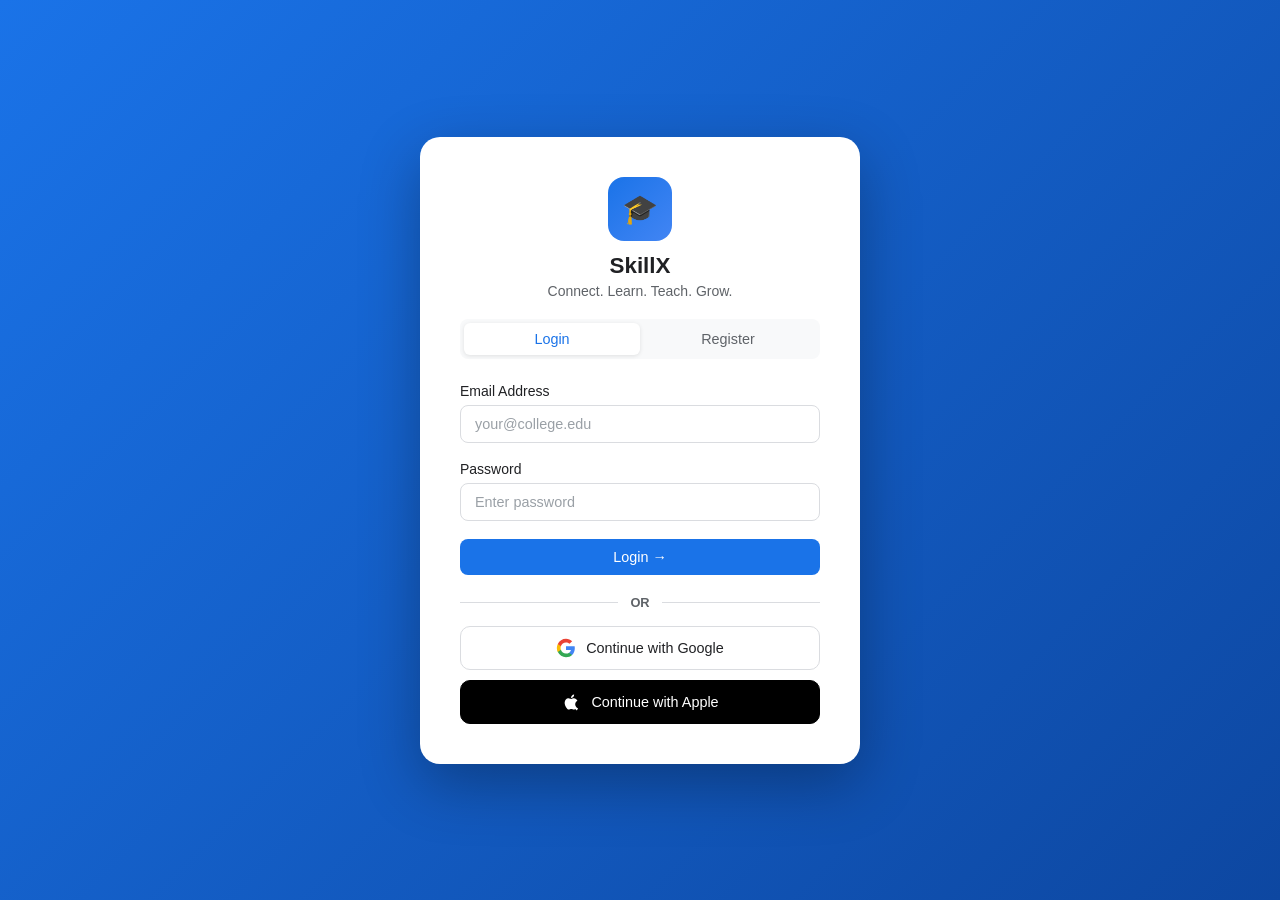
<file: frontend/notes.html>
<!DOCTYPE html>
<html lang="en">
<head>
    <meta charset="UTF-8">
    <meta name="viewport" content="width=device-width, initial-scale=1.0">
    <title>Notes & Work - SkillX</title>
    <link rel="stylesheet" href="css/style.css?v=2.3">
    <link rel="stylesheet" href="css/notes.css?v=1.0">
</head>
<body>

<!-- ── Navbar ──────────────────────────────────────────────── -->
<nav class="navbar">
    <a href="dashboard.html" class="navbar-brand">
        <div class="logo-icon">🎓</div> SkillX
    </a>
    <ul class="navbar-nav">
        <li><a href="dashboard.html" data-page="dashboard">🏠 Dashboard</a></li>
        <li><a href="skills.html"    data-page="skills">⚡ My Skills</a></li>
        <li><a href="search.html"    data-page="search">🔍 Search</a></li>
        <li><a href="requests.html"  data-page="requests">🔄 Requests</a></li>
        <li><a href="messages.html"  data-page="messages">💬 Messages</a></li>
        <li><a href="notes.html"     data-page="notes">📝 Notes</a></li>
        <li><a href="profile.html"   data-page="profile">👤 Profile</a></li>
    </ul>
    <div class="navbar-user">
        <div class="user-dropdown">
            <button type="button" class="user-dropdown-btn" id="user-menu-trigger" aria-haspopup="true" aria-expanded="false">
                <div class="user-avatar" id="nav-avatar">?</div>
                <span id="nav-user-name" class="nav-user-name-text"></span>
                <span class="dropdown-chevron">▼</span>
            </button>
            <div class="user-dropdown-menu" id="user-dropdown-menu">
                <a href="settings.html"><span class="icon">⚙️</span> Settings</a>
                <a href="support.html"><span class="icon">❓</span> Help & Support</a>
                <a href="feedback.html"><span class="icon">💬</span> Give Feedback</a>
                <div class="dropdown-divider"></div>
                <button type="button" class="logout-item" onclick="Auth.logout()"><span class="icon">🚪</span> Logout</button>
            </div>
        </div>
    </div>
</nav>

<!-- ── Two-column layout ───────────────────────────────────── -->
<div class="notes-layout">

    <!-- LEFT SIDEBAR -->
    <aside class="notes-sidebar">
        <div class="notes-sidebar-header">
            <h2>📝 Notes &amp; Work</h2>
            <p>Select a person to open their workspace</p>
        </div>
        <div class="notes-sidebar-body" id="sidebar-body">
            <div style="padding:24px;text-align:center;color:var(--text-muted);font-size:0.85rem;">
                Loading connections…
            </div>
        </div>
    </aside>

    <!-- RIGHT WORKSPACE -->
    <main class="notes-workspace" id="notes-workspace">
        <div class="workspace-empty" id="workspace-empty">
            <div class="we-icon">📂</div>
            <h3>No workspace open</h3>
            <p>Pick a person from the list on the left to view or create notes and assignments.</p>
        </div>
        <!-- Workspace content injected by JS -->
    </main>

</div>

<!-- ── Create Note / Assignment Modal ──────────────────────── -->
<div class="notes-modal-overlay" id="create-modal">
    <div class="notes-modal">
        <div class="notes-modal-header">
            <h3 id="create-modal-title">📝 New Note</h3>
            <button class="btn btn-secondary btn-sm" onclick="closeCreateModal()">✕</button>
        </div>
        <div class="notes-modal-body">
            <!-- Note / Assignment tab switcher -->
            <div class="type-switcher">
                <button class="type-btn active" id="type-btn-note"       onclick="setNoteType('note')">📝 Note</button>
                <button class="type-btn"        id="type-btn-assignment" onclick="setNoteType('assignment')">📋 Assignment</button>
            </div>

            <div class="form-group">
                <label>Title <span style="color:var(--danger)">*</span></label>
                <input type="text" class="form-control" id="note-title" placeholder="e.g. Python Functions Summary">
            </div>

            <div class="form-group">
                <label id="content-label">Content</label>
                <textarea class="form-control" id="note-content" rows="5"
                    placeholder="Write your note here…"
                    style="resize:vertical;"></textarea>
            </div>

            <div class="form-group">
                <label>Attachment URL <span style="font-weight:400;color:var(--text-muted)">(optional — must be https://)</span></label>
                <input type="url" class="form-control" id="note-file-url"
                    placeholder="https://drive.google.com/…">
                <input type="text" class="form-control" id="note-file-name"
                    placeholder="Display name (e.g. notes.pdf)"
                    style="margin-top:6px;">
            </div>

            <!-- Assignment-only fields -->
            <div class="assignment-fields" id="assignment-fields">
                <div class="form-group">
                    <label>Available From <span style="font-weight:400;color:var(--text-muted)">(leave blank = immediately)</span></label>
                    <input type="datetime-local" class="form-control" id="note-available-from">
                </div>
                <div class="form-group">
                    <label>Due Date &amp; Time <span style="font-weight:400;color:var(--text-muted)">(optional)</span></label>
                    <input type="datetime-local" class="form-control" id="note-due-at">
                </div>
            </div>

            <div id="create-alert"></div>
        </div>
        <div class="notes-modal-footer">
            <button class="btn btn-secondary" onclick="closeCreateModal()">Cancel</button>
            <button class="btn btn-primary"   id="create-submit-btn" onclick="submitCreateNote()">Post Note</button>
        </div>
    </div>
</div>

<!-- ── Submit Work Modal (learner) ─────────────────────────── -->
<div class="submit-modal-overlay" id="submit-modal">
    <div class="submit-modal">
        <div class="submit-modal-header">
            <h3>📤 Submit Your Work</h3>
            <button class="btn btn-secondary btn-sm" onclick="closeSubmitModal()">✕</button>
        </div>
        <div class="submit-modal-body">
            <p id="submit-modal-assignment-title"
               style="font-size:0.875rem;font-weight:600;color:var(--text-dark);margin-bottom:14px;"></p>

            <div class="form-group">
                <label>Your Answer / Notes</label>
                <textarea class="form-control" id="sub-content" rows="4"
                    placeholder="Write your answer or describe your work…"
                    style="resize:vertical;"></textarea>
            </div>
            <div class="form-group">
                <label>Attachment URL <span style="font-weight:400;color:var(--text-muted)">(optional — must be https://)</span></label>
                <input type="url" class="form-control" id="sub-file-url"
                    placeholder="https://drive.google.com/…">
                <input type="text" class="form-control" id="sub-file-name"
                    placeholder="Display name"
                    style="margin-top:6px;">
            </div>
            <div id="submit-alert"></div>
        </div>
        <div class="submit-modal-footer">
            <button class="btn btn-secondary" onclick="closeSubmitModal()">Cancel</button>
            <button class="btn btn-primary"   onclick="confirmSubmitWork()">Submit Work</button>
        </div>
    </div>
<footer class="app-footer">
    <div class="footer-container">
        <div class="footer-links">
            <a href="dashboard.html" class="footer-brand">SkillX</a>
            <span class="footer-sep">|</span>
            <a href="dashboard.html">Dashboard</a>
            <span class="footer-sep">|</span>
            <a href="skills.html">My Skills</a>
            <span class="footer-sep">|</span>
            <a href="search.html">Search</a>
            <span class="footer-sep">|</span>
            <a href="requests.html">Requests</a>
            <span class="footer-sep">|</span>
            <a href="messages.html">Messages</a>
            <span class="footer-sep">|</span>
            <a href="support.html">Help & Support</a>
            <span class="footer-sep">|</span>
            <a href="feedback.html">Give Feedback</a>
            <span class="footer-sep">|</span>
            <a href="privacy.html">Privacy Policy</a>
            <span class="footer-sep">|</span>
            <a href="terms.html">Terms</a>
        </div>
        <p class="footer-tagline" aria-label="Connect, Learn, Teach, Grow">
            <span class="ft-chip ft-connect">Connect <span class="ft-ico" aria-hidden="true">👥</span></span>
            <span class="ft-dot">•</span>
            <span class="ft-chip ft-learn">Learn <span class="ft-ico" aria-hidden="true">💡</span></span>
            <span class="ft-dot">•</span>
            <span class="ft-chip ft-teach">Teach <span class="ft-ico" aria-hidden="true">🎓</span></span>
            <span class="ft-dot">•</span>
            <span class="ft-chip ft-grow">Grow <span class="ft-ico" aria-hidden="true">🌱</span></span>
        </p>
        <p class="footer-copy">&copy; 2026 SkillX. All rights reserved.</p>
    </div>
</footer>

<script src="js/api.js?v=2.1"></script>
<script>
// ============================================================
//  Notes & Work — page script
// ============================================================
requireAuth();
renderNavUser();
setActiveNav('notes');

const me = getCurrentStudent();

// ── State ────────────────────────────────────────────────────
let currentPair   = null;   // { personId, personName, role: 'teacher'|'learner', skillName }
let allNotes      = [];     // notes for current pair
let activeNoteId  = null;   // for submit modal

// ── Boot ─────────────────────────────────────────────────────
async function init() {
    const res = await apiFetch(`/notes/connections/${me.id}`);
    if (!res.ok) {
        document.getElementById('sidebar-body').innerHTML =
            `<div style="padding:20px;color:var(--danger);font-size:0.85rem;">
                Failed to load connections. Is the backend running?</div>`;
        return;
    }
    renderSidebar(res.data);
}

// ── Sidebar ──────────────────────────────────────────────────
function renderSidebar(data) {
    const { teaching, learning } = data;
    const body = document.getElementById('sidebar-body');
    let html = '';

    // De-duplicate by person (same person may teach multiple skills)
    const teachMap = {};
    teaching.forEach(t => {
        if (!teachMap[t.id]) teachMap[t.id] = { ...t, skills: [] };
        teachMap[t.id].skills.push(t.skill_name);
    });

    const learnMap = {};
    learning.forEach(l => {
        if (!learnMap[l.id]) learnMap[l.id] = { ...l, skills: [] };
        learnMap[l.id].skills.push(l.skill_name);
    });

    if (Object.keys(teachMap).length === 0 && Object.keys(learnMap).length === 0) {
        body.innerHTML = `<div style="padding:24px 16px;color:var(--text-muted);font-size:0.85rem;text-align:center;">
            No skill connections yet.<br>Add skills on the
            <a href="skills.html" style="color:var(--primary);">My Skills</a> page.</div>`;
        return;
    }

    if (Object.keys(teachMap).length > 0) {
        html += `<div class="sidebar-section-label">🎓 People I Teach</div>`;
        Object.values(teachMap).forEach(p => {
            html += personRowHTML(p, 'teacher');
        });
    }

    if (Object.keys(learnMap).length > 0) {
        html += `<div class="sidebar-section-label">📚 People I Learn From</div>`;
        Object.values(learnMap).forEach(p => {
            html += personRowHTML(p, 'learner');
        });
    }

    body.innerHTML = html;
}

function personRowHTML(p, role) {
    const initials = getInitials(p.name);
    const roleClass = role === 'teacher' ? 'teach' : 'learn';
    const roleLabel = role === 'teacher' ? 'Teaching' : 'Learning';
    const rowClass  = role === 'learner' ? 'learning-row' : '';
    const skillText = p.skills.join(', ');
    return `
    <div class="person-row ${rowClass}"
         id="person-row-${role}-${p.id}"
         onclick="openWorkspace(${p.id}, '${escapeAttr(p.name)}', '${role}', '${escapeAttr(skillText)}')">
        <div class="p-avatar">${initials}</div>
        <div class="p-info">
            <div class="p-name">${p.name}</div>
            <div class="p-skill">${skillText}</div>
        </div>
        <span class="p-role-badge ${roleClass}">${roleLabel}</span>
    </div>`;
}

function escapeAttr(s) {
    return String(s).replace(/'/g, "\\'").replace(/"/g, '&quot;');
}

// ── Open workspace for a person ──────────────────────────────
async function openWorkspace(personId, personName, role, skillName) {
    // Highlight selected row
    document.querySelectorAll('.person-row').forEach(r => r.classList.remove('active'));
    const rowEl = document.getElementById(`person-row-${role}-${personId}`);
    if (rowEl) rowEl.classList.add('active');

    currentPair = { personId, personName, role, skillName };

    // Determine teacher/learner IDs
    const teacherId  = role === 'teacher' ? me.id : personId;
    const learnerId  = role === 'teacher' ? personId : me.id;

    const ws = document.getElementById('notes-workspace');
    ws.innerHTML = `<div class="workspace-empty"><div class="we-icon" style="font-size:1.6rem;opacity:0.5;">⏳</div><p>Loading…</p></div>`;

    const res = await apiFetch(
        `/notes/for-pair?teacher_id=${teacherId}&learner_id=${learnerId}&viewer_id=${me.id}`
    );

    allNotes = res.ok ? res.data : [];
    renderWorkspace();
}

// ── Render workspace ─────────────────────────────────────────
function renderWorkspace() {
    if (!currentPair) return;
    const { personName, role, skillName } = currentPair;
    const isTeacher = role === 'teacher';

    let headerHTML = `
    <div class="workspace-header">
        <div class="wh-left">
            <div class="wh-avatar ${isTeacher ? '' : 'is-teacher'}">${getInitials(personName)}</div>
            <div>
                <div class="wh-name">${personName}</div>
                <div class="wh-sub">
                    ${isTeacher
                        ? `You are teaching · ${skillName}`
                        : `Teaching you · ${skillName}`}
                </div>
            </div>
        </div>
        ${isTeacher
            ? `<button class="btn btn-primary btn-sm" onclick="openCreateModal()">+ Add Note / Assignment</button>`
            : ''}
    </div>`;

    let notesHTML;
    if (allNotes.length === 0) {
        notesHTML = `<div class="notes-empty">
            <div class="ne-icon">📭</div>
            <p>${isTeacher
                ? 'No notes yet. Click "+ Add Note / Assignment" to create one.'
                : 'No notes or assignments yet. Your teacher hasn\'t posted anything.'}</p>
        </div>`;
    } else {
        notesHTML = allNotes.map(n => renderNoteCard(n, isTeacher)).join('');
    }

    document.getElementById('notes-workspace').innerHTML =
        headerHTML +
        `<div class="notes-list-area">${notesHTML}</div>`;
}

// ── Render a single note card ─────────────────────────────────
function renderNoteCard(n, isTeacher) {
    const isAssignment = n.note_type === 'assignment';
    const typeIcon     = isAssignment ? '📋' : '📝';
    const now          = new Date();

    // Compute status
    let status = '';
    let statusLabel = '';
    if (!isAssignment) {
        status = 'note'; statusLabel = '📝 Note';
    } else {
        const avail = n.available_from ? new Date(n.available_from) : null;
        const due   = n.due_at         ? new Date(n.due_at)         : null;
        const submitted = n.submitted_at_val || (n.latest_sub_id && isTeacher ? 'yes' : null);

        if (avail && now < avail) {
            status = 'upcoming';
            statusLabel = '⏳ Upcoming';
        } else if (submitted || (isTeacher && n.submission_count > 0)) {
            status = 'submitted';
            statusLabel = '✅ Submitted';
        } else if (due && now > due) {
            status = 'overdue';
            statusLabel = '🔴 Overdue';
        } else {
            status = 'available';
            statusLabel = '🟢 Available';
        }
    }

    // Meta chips
    let metaHTML = '';
    if (n.skill_name) {
        metaHTML += `<span class="note-meta-chip">⚡ ${n.skill_name}</span>`;
    }
    if (n.available_from) {
        metaHTML += `<span class="note-meta-chip">🕐 Available: ${fmtDatetime(n.available_from)}</span>`;
    }
    if (n.due_at) {
        metaHTML += `<span class="note-meta-chip">📅 Due: ${fmtDatetime(n.due_at)}</span>`;
    }
    metaHTML += `<span class="note-meta-chip">Posted: ${fmtDatetime(n.created_at)}</span>`;

    // Attachment
    let attachHTML = '';
    if (n.file_url) {
        attachHTML = `<a href="${n.file_url}" target="_blank" rel="noopener" class="note-attachment">
            📎 ${n.file_name || 'View Attachment'}
        </a>`;
    }

    // Teacher: show submission list; Learner: show submit button
    let bottomHTML = '';
    if (isAssignment) {
        if (isTeacher) {
            bottomHTML = renderSubmissionsBlock(n);
        } else {
            bottomHTML = renderSubmitBlock(n, status);
        }
    }

    // Teacher: delete button
    let actionsHTML = `<span class="status-badge status-${status}">${statusLabel}</span>`;
    if (isTeacher) {
        actionsHTML += `<button class="btn btn-secondary btn-sm"
            onclick="deleteNote(${n.note_id})" title="Delete">🗑</button>`;
    }

    return `
    <div class="note-card" id="note-card-${n.note_id}">
        <div class="note-card-header">
            <div class="note-card-title">
                <span class="note-type-icon">${typeIcon}</span>
                ${n.title}
            </div>
            <div class="note-card-actions">${actionsHTML}</div>
        </div>
        ${n.content ? `<div class="note-card-body">${n.content}</div>` : ''}
        ${attachHTML}
        <div class="note-card-meta" style="margin-top:10px;">${metaHTML}</div>
        ${bottomHTML}
    </div>`;
}

// ── Submissions block — teacher view ─────────────────────────
function renderSubmissionsBlock(n) {
    if (!n.submission_count || n.submission_count === 0) {
        return `<div class="submissions-list">
            <div class="submissions-list-title">📤 Submissions
                <span class="note-meta-chip">0</span>
            </div>
            <div style="font-size:0.8rem;color:var(--text-muted);">No submissions yet.</div>
        </div>`;
    }
    return `<div class="submissions-list">
        <div class="submissions-list-title">📤 Submissions
            <span class="note-meta-chip">${n.submission_count}</span>
        </div>
        <div id="subs-${n.note_id}">
            <button class="btn btn-outline btn-sm" onclick="loadSubmissions(${n.note_id})">
                View Submissions
            </button>
        </div>
    </div>`;
}

// ── Submit block — learner view ───────────────────────────────
function renderSubmitBlock(n, status) {
    if (status === 'upcoming') {
        return `<div class="submission-block">
            <div class="submission-block-title">Your Submission</div>
            <div style="font-size:0.8rem;color:var(--text-muted);">
                Not available yet — opens ${fmtDatetime(n.available_from)}
            </div>
        </div>`;
    }
    if (status === 'submitted') {
        return `<div class="submission-block">
            <div class="submission-block-title">Your Submission</div>
            <div class="submitted-badge">✅ Submitted ${fmtDatetime(n.submitted_at_val)}</div>
            <button class="btn btn-outline btn-sm" onclick="openSubmitModal(${n.note_id}, '${escapeAttr(n.title)}')">
                Resubmit
            </button>
        </div>`;
    }
    if (status === 'overdue') {
        return `<div class="submission-block">
            <div class="submission-block-title">Your Submission</div>
            <div style="font-size:0.8rem;color:var(--danger);">⚠️ Due date passed.</div>
        </div>`;
    }
    // available
    return `<div class="submission-block">
        <div class="submission-block-title">Your Submission</div>
        <button class="btn btn-primary btn-sm" onclick="openSubmitModal(${n.note_id}, '${escapeAttr(n.title)}')">
            📤 Submit Work
        </button>
    </div>`;
}

// ── Load & display submissions for a note (teacher) ──────────
async function loadSubmissions(noteId) {
    const el = document.getElementById(`subs-${noteId}`);
    el.innerHTML = '<span style="font-size:0.8rem;color:var(--text-muted);">Loading…</span>';

    const res = await apiFetch(`/notes/${noteId}/submissions`);
    if (!res.ok || res.data.length === 0) {
        el.innerHTML = '<div style="font-size:0.8rem;color:var(--text-muted);">No submissions yet.</div>';
        return;
    }

    el.innerHTML = res.data.map(s => `
    <div class="submission-item">
        <div class="sub-text">
            ${s.content ? s.content : '<em style="opacity:0.6;">No text</em>'}
            ${s.file_url
                ? `<br><a href="${s.file_url}" target="_blank" rel="noopener"
                      style="color:var(--primary);font-size:0.78rem;">📎 ${s.file_name || 'Attachment'}</a>`
                : ''}
        </div>
        <div class="sub-time">${fmtDatetime(s.submitted_at)}</div>
    </div>`).join('');
}

// ── Delete a note (teacher only) ─────────────────────────────
async function deleteNote(noteId) {
    if (!confirm('Delete this note/assignment? Learner submissions will also be deleted.')) return;
    const res = await apiFetch(`/notes/${noteId}`, { method: 'DELETE' });
    if (res.ok) {
        allNotes = allNotes.filter(n => n.note_id !== noteId);
        renderWorkspace();
    } else {
        alert('Failed to delete: ' + (res.data.error || 'Unknown error'));
    }
}

// ── Create Modal ─────────────────────────────────────────────
let currentNoteType = 'note';

function openCreateModal() {
    document.getElementById('create-modal').classList.add('active');
    document.getElementById('note-title').value        = '';
    document.getElementById('note-content').value      = '';
    document.getElementById('note-file-url').value     = '';
    document.getElementById('note-file-name').value    = '';
    document.getElementById('note-available-from').value = '';
    document.getElementById('note-due-at').value       = '';
    document.getElementById('create-alert').innerHTML  = '';
    setNoteType('note');
}

function closeCreateModal() {
    document.getElementById('create-modal').classList.remove('active');
}

function setNoteType(type) {
    currentNoteType = type;
    document.getElementById('type-btn-note').classList.toggle('active',       type === 'note');
    document.getElementById('type-btn-assignment').classList.toggle('active', type === 'assignment');
    document.getElementById('assignment-fields').classList.toggle('visible',  type === 'assignment');
    document.getElementById('create-modal-title').textContent =
        type === 'note' ? '📝 New Note' : '📋 New Assignment';
    document.getElementById('create-submit-btn').textContent =
        type === 'note' ? 'Post Note' : 'Post Assignment';
    document.getElementById('content-label').textContent =
        type === 'note' ? 'Content' : 'Instructions';
}

async function submitCreateNote() {
    const alertEl = document.getElementById('create-alert');
    alertEl.innerHTML = '';

    const title = document.getElementById('note-title').value.trim();
    if (!title) {
        showAlert(alertEl, 'Title is required.', 'error'); return;
    }

    const fileUrl = document.getElementById('note-file-url').value.trim();
    if (fileUrl && !fileUrl.startsWith('https://')) {
        showAlert(alertEl, 'Attachment URL must start with https://', 'error'); return;
    }

    const teacherId = me.id;
    const learnerId = currentPair.personId;

    const payload = {
        teacher_id:     teacherId,
        learner_id:     learnerId,
        skill_id:       null,   // not required
        note_type:      currentNoteType,
        title,
        content:        document.getElementById('note-content').value.trim(),
        file_url:       fileUrl || null,
        file_name:      document.getElementById('note-file-name').value.trim() || null,
        available_from: document.getElementById('note-available-from').value || null,
        due_at:         document.getElementById('note-due-at').value || null,
    };

    const btn = document.getElementById('create-submit-btn');
    btn.disabled = true;
    btn.textContent = 'Posting…';

    const res = await apiFetch('/notes', { method: 'POST', body: JSON.stringify(payload) });
    btn.disabled = false;
    btn.textContent = currentNoteType === 'note' ? 'Post Note' : 'Post Assignment';

    if (res.ok) {
        closeCreateModal();
        // Refresh notes list
        await openWorkspace(
            currentPair.personId,
            currentPair.personName,
            currentPair.role,
            currentPair.skillName
        );
    } else {
        showAlert(alertEl, res.data.error || 'Failed to post', 'error');
    }
}

// ── Submit Work Modal (learner) ───────────────────────────────
function openSubmitModal(noteId, noteTitle) {
    activeNoteId = noteId;
    document.getElementById('submit-modal-assignment-title').textContent = noteTitle;
    document.getElementById('sub-content').value   = '';
    document.getElementById('sub-file-url').value  = '';
    document.getElementById('sub-file-name').value = '';
    document.getElementById('submit-alert').innerHTML = '';
    document.getElementById('submit-modal').classList.add('active');
}

function closeSubmitModal() {
    document.getElementById('submit-modal').classList.remove('active');
    activeNoteId = null;
}

async function confirmSubmitWork() {
    const alertEl = document.getElementById('submit-alert');
    alertEl.innerHTML = '';

    const content = document.getElementById('sub-content').value.trim();
    const fileUrl = document.getElementById('sub-file-url').value.trim();

    if (!content && !fileUrl) {
        showAlert(alertEl, 'Please write an answer or provide a file URL.', 'error'); return;
    }
    if (fileUrl && !fileUrl.startsWith('https://')) {
        showAlert(alertEl, 'File URL must start with https://', 'error'); return;
    }

    const payload = {
        learner_id: me.id,
        content,
        file_url:   fileUrl || null,
        file_name:  document.getElementById('sub-file-name').value.trim() || null,
    };

    const res = await apiFetch(`/notes/${activeNoteId}/submit`,
        { method: 'POST', body: JSON.stringify(payload) });

    if (res.ok) {
        closeSubmitModal();
        // Refresh
        await openWorkspace(
            currentPair.personId,
            currentPair.personName,
            currentPair.role,
            currentPair.skillName
        );
    } else {
        showAlert(alertEl, res.data.error || 'Submission failed', 'error');
    }
}

// ── Helpers ───────────────────────────────────────────────────
function fmtDatetime(str) {
    if (!str) return '—';
    const d = new Date(str);
    if (isNaN(d)) return str;
    return d.toLocaleString('en-IN', {
        day: '2-digit', month: 'short', year: 'numeric',
        hour: '2-digit', minute: '2-digit'
    });
}

// ── Run ───────────────────────────────────────────────────────
init();
</script>
</body>
</html>
</file>
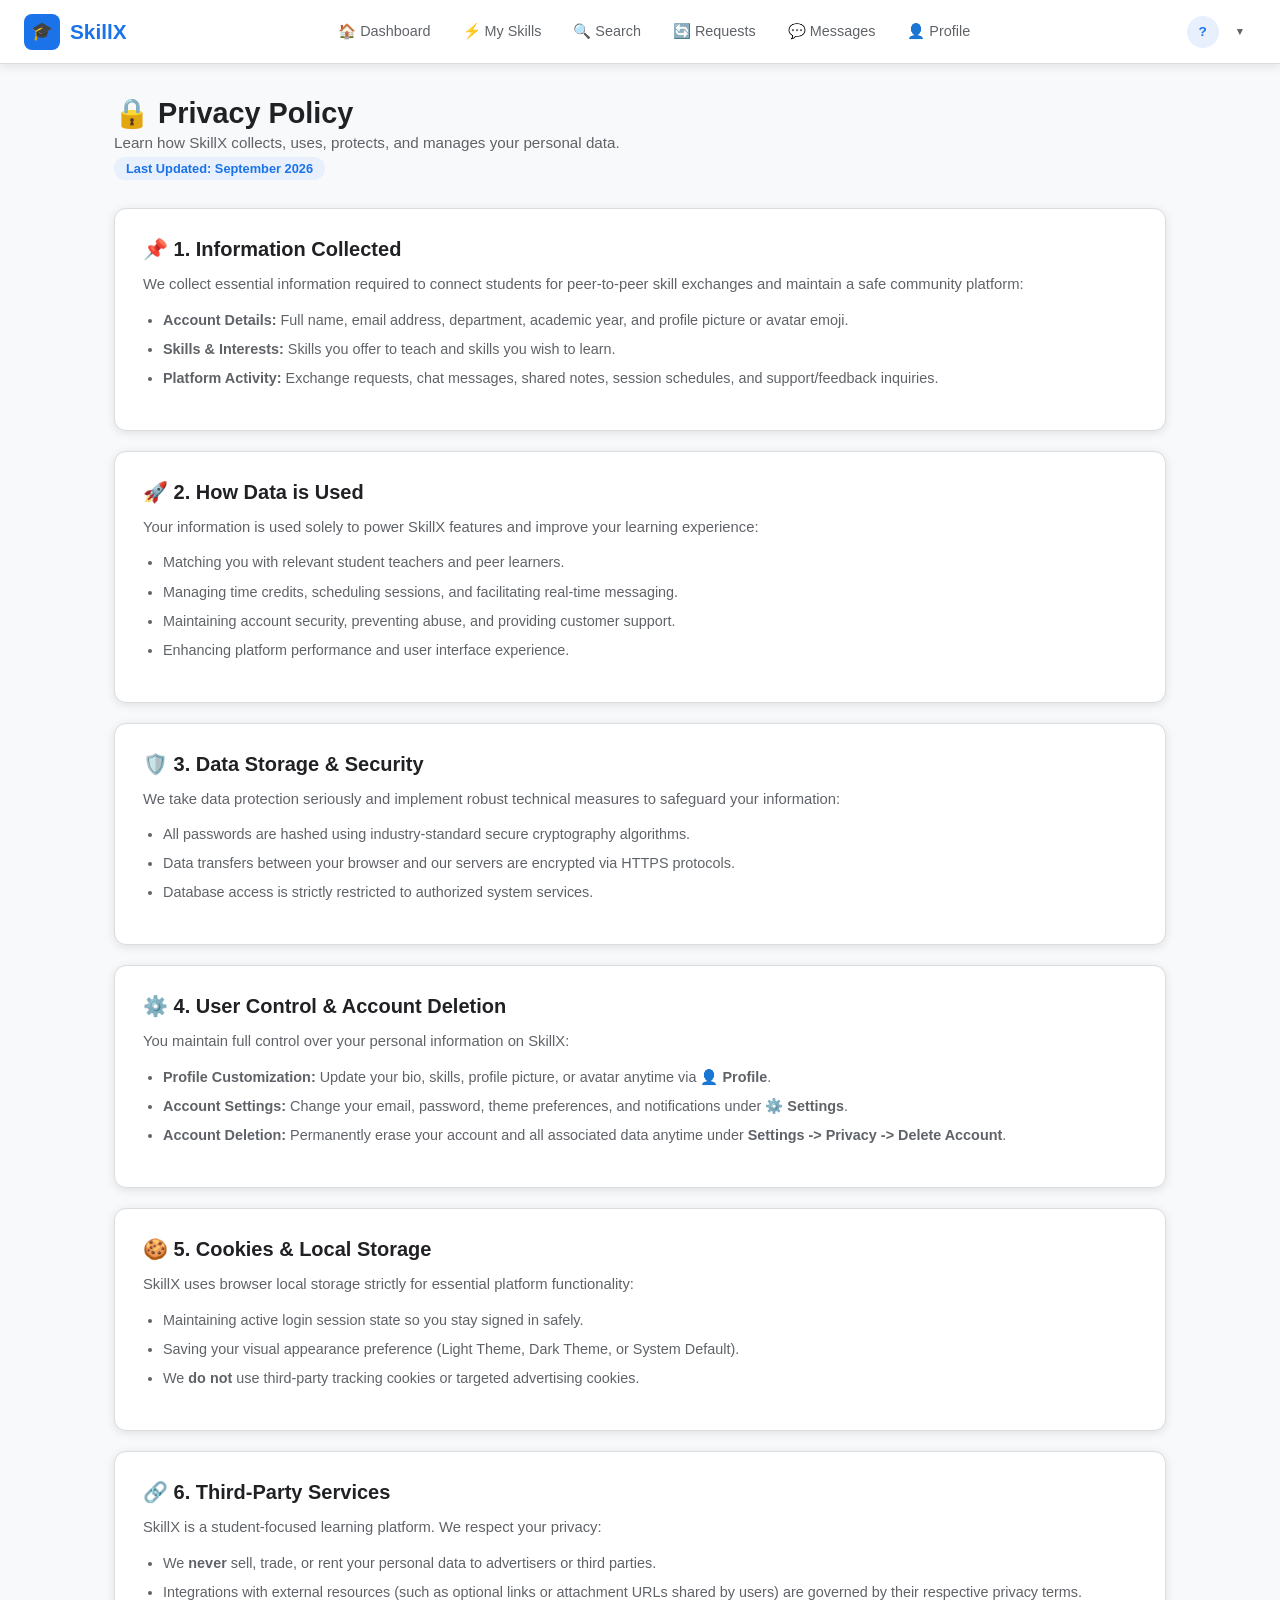
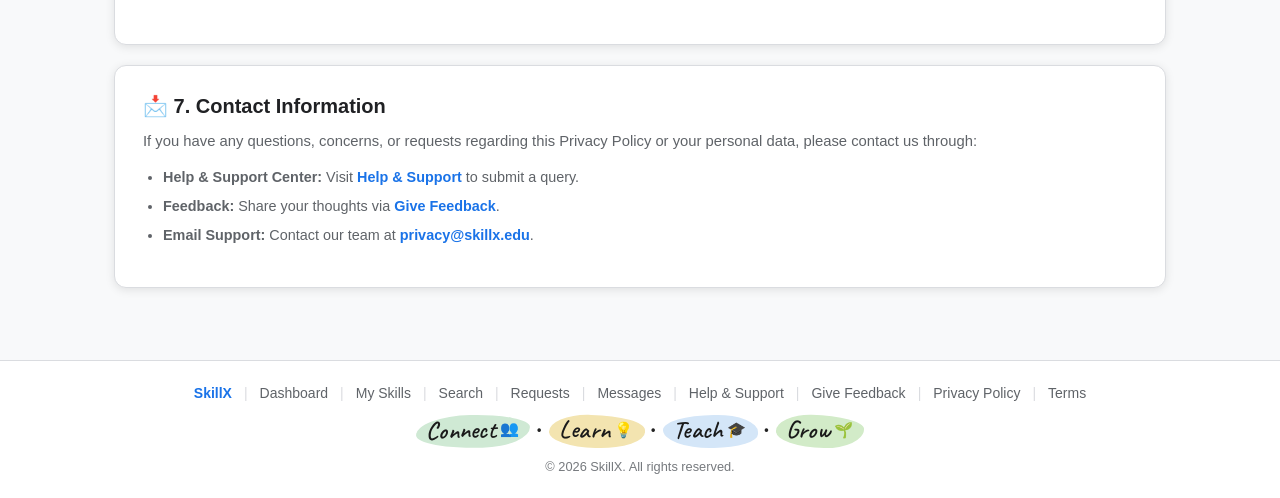
<file: frontend/privacy.html>
<!DOCTYPE html>
<html lang="en">
<head>
    <meta charset="UTF-8">
    <meta name="viewport" content="width=device-width, initial-scale=1.0">
    <title>Privacy Policy - SkillX</title>
    <link rel="stylesheet" href="css/style.css?v=2.3">
    <style>
        .privacy-card {
            background: var(--white);
            border-radius: var(--radius);
            padding: 28px;
            border: 1px solid var(--border);
            margin-bottom: 20px;
            box-shadow: var(--shadow);
            transition: background 0.3s, border-color 0.3s;
        }

        .privacy-card h2 {
            font-size: 1.25rem;
            color: var(--text-dark);
            margin-bottom: 12px;
            display: flex;
            align-items: center;
            gap: 10px;
            font-weight: 700;
        }

        .privacy-card p {
            color: var(--text-muted);
            font-size: 0.925rem;
            line-height: 1.6;
            margin-bottom: 12px;
        }

        .privacy-card ul {
            margin-left: 20px;
            margin-bottom: 12px;
            color: var(--text-muted);
            font-size: 0.9rem;
            line-height: 1.6;
        }

        .privacy-card ul li {
            margin-bottom: 6px;
        }

        .privacy-card:last-child {
            margin-bottom: 0;
        }

        .last-updated {
            display: inline-block;
            background: var(--primary-light);
            color: var(--primary);
            padding: 4px 12px;
            border-radius: 20px;
            font-size: 0.8rem;
            font-weight: 600;
            margin-top: 6px;
        }

        html.dark-mode .privacy-card,
        body.dark-mode .privacy-card {
            background: #1e1e2e;
            border-color: #2d2d44;
        }

        html.dark-mode .privacy-card h2,
        body.dark-mode .privacy-card h2 {
            color: #e8e8ff;
        }

        html.dark-mode .privacy-card p,
        body.dark-mode .privacy-card p,
        html.dark-mode .privacy-card ul,
        body.dark-mode .privacy-card ul {
            color: #9999bb;
        }
    </style>
</head>
<body>
<nav class="navbar">
    <a href="dashboard.html" class="navbar-brand">
        <div class="logo-icon">🎓</div> SkillX
    </a>
    <ul class="navbar-nav">
        <li><a href="dashboard.html" data-page="dashboard">🏠 Dashboard</a></li>
        <li><a href="skills.html"    data-page="skills">⚡ My Skills</a></li>
        <li><a href="search.html"    data-page="search">🔍 Search</a></li>
        <li><a href="requests.html"  data-page="requests">🔄 Requests</a></li>
        <li><a href="messages.html"  data-page="messages">💬 Messages</a></li>
        <li><a href="profile.html"   data-page="profile">👤 Profile</a></li>
    </ul>
    <div class="navbar-user">
        <div class="user-dropdown">
            <button type="button" class="user-dropdown-btn" id="user-menu-trigger" aria-haspopup="true" aria-expanded="false">
                <div class="user-avatar" id="nav-avatar">?</div>
                <span id="nav-user-name" class="nav-user-name-text"></span>
                <span class="dropdown-chevron">▼</span>
            </button>
            <div class="user-dropdown-menu" id="user-dropdown-menu">
                <a href="settings.html"><span class="icon">⚙️</span> Settings</a>
                <a href="support.html"><span class="icon">❓</span> Help & Support</a>
                <a href="feedback.html"><span class="icon">💬</span> Give Feedback</a>
                <div class="dropdown-divider"></div>
                <button type="button" class="logout-item" onclick="Auth.logout()"><span class="icon">🚪</span> Logout</button>
            </div>
        </div>
    </div>
</nav>

<div class="container">
    <div class="page-header">
        <h1>🔒 Privacy Policy</h1>
        <p>Learn how SkillX collects, uses, protects, and manages your personal data.</p>
        <span class="last-updated">Last Updated: September 2026</span>
    </div>

    <!-- 1. Information Collected -->
    <div class="privacy-card">
        <h2>📌 1. Information Collected</h2>
        <p>We collect essential information required to connect students for peer-to-peer skill exchanges and maintain a safe community platform:</p>
        <ul>
            <li><strong>Account Details:</strong> Full name, email address, department, academic year, and profile picture or avatar emoji.</li>
            <li><strong>Skills & Interests:</strong> Skills you offer to teach and skills you wish to learn.</li>
            <li><strong>Platform Activity:</strong> Exchange requests, chat messages, shared notes, session schedules, and support/feedback inquiries.</li>
        </ul>
    </div>

    <!-- 2. How Data is Used -->
    <div class="privacy-card">
        <h2>🚀 2. How Data is Used</h2>
        <p>Your information is used solely to power SkillX features and improve your learning experience:</p>
        <ul>
            <li>Matching you with relevant student teachers and peer learners.</li>
            <li>Managing time credits, scheduling sessions, and facilitating real-time messaging.</li>
            <li>Maintaining account security, preventing abuse, and providing customer support.</li>
            <li>Enhancing platform performance and user interface experience.</li>
        </ul>
    </div>

    <!-- 3. Data Storage & Security -->
    <div class="privacy-card">
        <h2>🛡️ 3. Data Storage & Security</h2>
        <p>We take data protection seriously and implement robust technical measures to safeguard your information:</p>
        <ul>
            <li>All passwords are hashed using industry-standard secure cryptography algorithms.</li>
            <li>Data transfers between your browser and our servers are encrypted via HTTPS protocols.</li>
            <li>Database access is strictly restricted to authorized system services.</li>
        </ul>
    </div>

    <!-- 4. User Control and Account Deletion -->
    <div class="privacy-card">
        <h2>⚙️ 4. User Control & Account Deletion</h2>
        <p>You maintain full control over your personal information on SkillX:</p>
        <ul>
            <li><strong>Profile Customization:</strong> Update your bio, skills, profile picture, or avatar anytime via <strong>👤 Profile</strong>.</li>
            <li><strong>Account Settings:</strong> Change your email, password, theme preferences, and notifications under <strong>⚙️ Settings</strong>.</li>
            <li><strong>Account Deletion:</strong> Permanently erase your account and all associated data anytime under <strong>Settings -> Privacy -> Delete Account</strong>.</li>
        </ul>
    </div>

    <!-- 5. Cookies and Local Storage -->
    <div class="privacy-card">
        <h2>🍪 5. Cookies & Local Storage</h2>
        <p>SkillX uses browser local storage strictly for essential platform functionality:</p>
        <ul>
            <li>Maintaining active login session state so you stay signed in safely.</li>
            <li>Saving your visual appearance preference (Light Theme, Dark Theme, or System Default).</li>
            <li>We <strong>do not</strong> use third-party tracking cookies or targeted advertising cookies.</li>
        </ul>
    </div>

    <!-- 6. Third-Party Services -->
    <div class="privacy-card">
        <h2>🔗 6. Third-Party Services</h2>
        <p>SkillX is a student-focused learning platform. We respect your privacy:</p>
        <ul>
            <li>We <strong>never</strong> sell, trade, or rent your personal data to advertisers or third parties.</li>
            <li>Integrations with external resources (such as optional links or attachment URLs shared by users) are governed by their respective privacy terms.</li>
        </ul>
    </div>

    <!-- 7. Contact Information -->
    <div class="privacy-card">
        <h2>📩 7. Contact Information</h2>
        <p>If you have any questions, concerns, or requests regarding this Privacy Policy or your personal data, please contact us through:</p>
        <ul>
            <li><strong>Help & Support Center:</strong> Visit <a href="support.html" style="color:var(--primary);text-decoration:none;font-weight:600;">Help & Support</a> to submit a query.</li>
            <li><strong>Feedback:</strong> Share your thoughts via <a href="feedback.html" style="color:var(--primary);text-decoration:none;font-weight:600;">Give Feedback</a>.</li>
            <li><strong>Email Support:</strong> Contact our team at <a href="mailto:privacy@skillx.edu" style="color:var(--primary);text-decoration:none;font-weight:600;">privacy@skillx.edu</a>.</li>
        </ul>
    </div>
</div>

<footer class="app-footer">
    <div class="footer-container">
        <div class="footer-links">
            <a href="dashboard.html" class="footer-brand">SkillX</a>
            <span class="footer-sep">|</span>
            <a href="dashboard.html">Dashboard</a>
            <span class="footer-sep">|</span>
            <a href="skills.html">My Skills</a>
            <span class="footer-sep">|</span>
            <a href="search.html">Search</a>
            <span class="footer-sep">|</span>
            <a href="requests.html">Requests</a>
            <span class="footer-sep">|</span>
            <a href="messages.html">Messages</a>
            <span class="footer-sep">|</span>
            <a href="support.html">Help & Support</a>
            <span class="footer-sep">|</span>
            <a href="feedback.html">Give Feedback</a>
            <span class="footer-sep">|</span>
            <a href="privacy.html">Privacy Policy</a>
            <span class="footer-sep">|</span>
            <a href="terms.html">Terms</a>
        </div>
        <p class="footer-tagline" aria-label="Connect, Learn, Teach, Grow">
            <span class="ft-chip ft-connect">Connect <span class="ft-ico" aria-hidden="true">👥</span></span>
            <span class="ft-dot">•</span>
            <span class="ft-chip ft-learn">Learn <span class="ft-ico" aria-hidden="true">💡</span></span>
            <span class="ft-dot">•</span>
            <span class="ft-chip ft-teach">Teach <span class="ft-ico" aria-hidden="true">🎓</span></span>
            <span class="ft-dot">•</span>
            <span class="ft-chip ft-grow">Grow <span class="ft-ico" aria-hidden="true">🌱</span></span>
        </p>
        <p class="footer-copy">&copy; 2026 SkillX. All rights reserved.</p>
    </div>
</footer>

<script src="js/api.js?v=2.1"></script>
<script>
    renderNavUser();
</script>
</body>
</html>
</file>
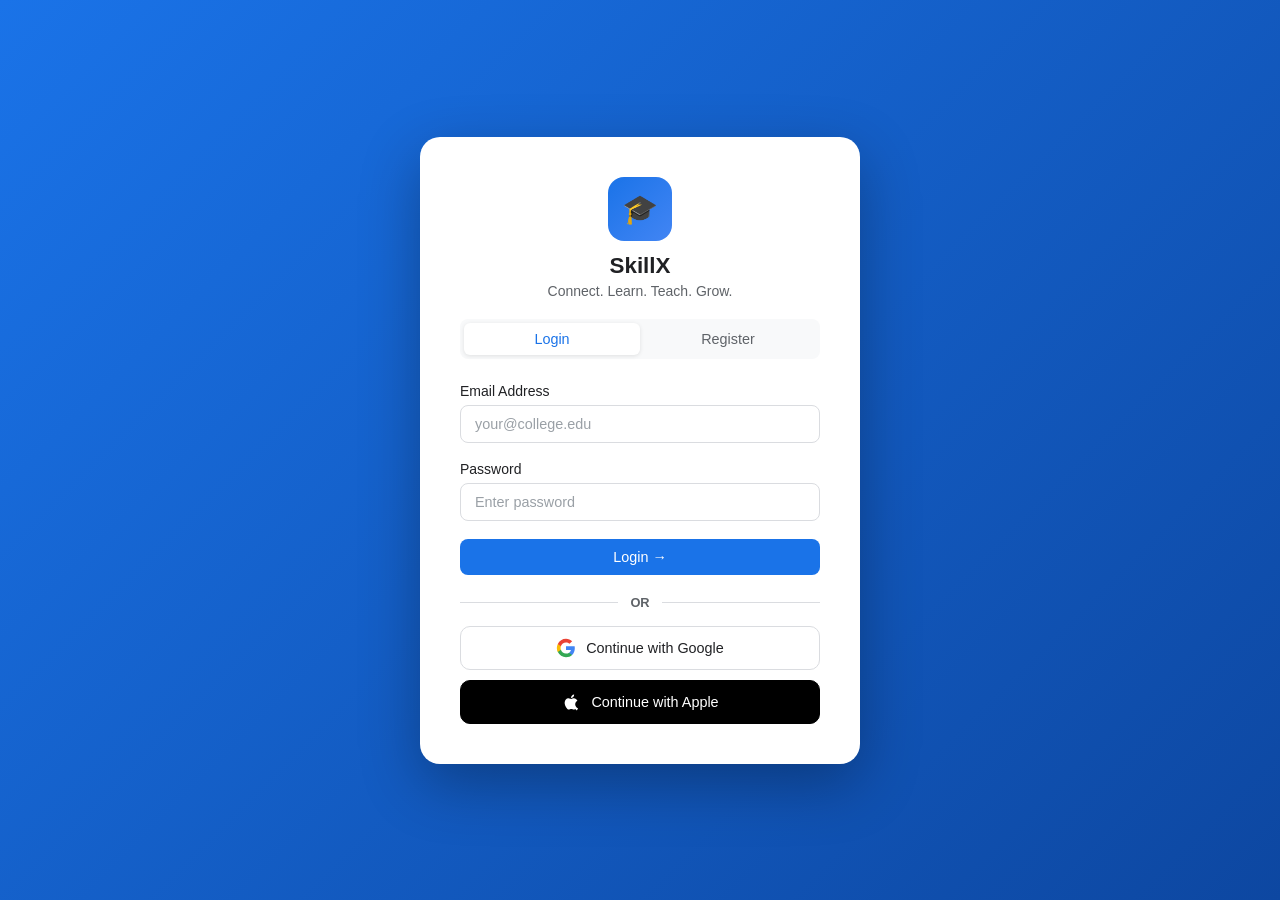
<file: frontend/profile.html>
<!DOCTYPE html>
<html lang="en">
<head>
<meta charset="UTF-8">
<meta name="viewport" content="width=device-width, initial-scale=1.0">
<title>Profile - SkillX</title>
<link rel="stylesheet" href="css/style.css?v=2.3">
<style>
/* ── profile-specific ── */
.profile-layout { display: grid; grid-template-columns: 310px 1fr; gap: 24px; }
@media(max-width:700px){ .profile-layout{grid-template-columns:1fr;} }

.profile-card {
    background: white; border: 1px solid var(--border);
    border-radius: var(--radius); overflow: hidden;
    box-shadow: var(--shadow);
}
.profile-card-banner {
    height: 70px;
    background: linear-gradient(135deg,#1a73e8,#0d47a1);
}
.profile-card-body { padding: 0 24px 24px; text-align: center; }

.profile-big-avatar {
    width: 80px; height: 80px;
    background: linear-gradient(135deg,var(--primary),#4285f4);
    border-radius: 50%; border: 4px solid white;
    display: flex; align-items: center; justify-content: center;
    color: white; font-size: 1.8rem; font-weight: 700;
    margin: -40px auto 12px; box-shadow: 0 4px 12px rgba(26,115,232,0.3);
}
.profile-name  { font-size: 1.15rem; font-weight: 700; margin-bottom: 3px; }
.profile-email { font-size: 0.82rem; color: var(--text-muted); margin-bottom: 10px; }
.profile-meta  { display:flex; justify-content:center; gap:6px; flex-wrap:wrap; margin-bottom:16px; }
.meta-chip     { background:var(--primary-light); color:var(--primary); padding:3px 10px; border-radius:20px; font-size:0.78rem; font-weight:500; }

/* XP bar inside card */
.xp-mini { margin: 12px 0; }
.xp-mini-bar { height: 8px; background:var(--bg); border-radius:4px; overflow:hidden; border:1px solid var(--border); }
.xp-mini-fill { height:100%; background:linear-gradient(90deg,#1a73e8,#34a853); border-radius:4px; transition:width .8s ease; }
.xp-mini-label { font-size:0.75rem; color:var(--text-muted); text-align:right; margin-top:3px; }

.profile-stats { display:grid; grid-template-columns:1fr 1fr; gap:8px; margin-top:14px; }
.profile-stat  { background:var(--bg); border-radius:var(--radius-sm); padding:10px; text-align:center; border:1px solid var(--border); }
.profile-stat h4 { font-size:1.2rem; font-weight:700; color:var(--primary); }
.profile-stat p  { font-size:0.72rem; color:var(--text-muted); }

/* Profile picture wrap */
.profile-pic-wrap {
    position: relative; width: 80px; height: 80px;
    margin: -40px auto 12px; cursor: pointer;
}
.profile-big-avatar {
    width: 80px; height: 80px;
    background: linear-gradient(135deg,var(--primary),#4285f4);
    border-radius: 50%; border: 4px solid white;
    display: flex; align-items: center; justify-content: center;
    color: white; font-size: 1.8rem; font-weight: 700;
    box-shadow: 0 4px 12px rgba(26,115,232,0.3);
    overflow: hidden;
}
.profile-big-avatar img { width:100%; height:100%; object-fit:cover; border-radius:50%; }
.pic-overlay {
    position: absolute; inset: 0; border-radius: 50%;
    background: rgba(0,0,0,0.45); display: flex;
    align-items: center; justify-content: center;
    color: white; font-size: 1.2rem;
    opacity: 0; transition: opacity 0.2s;
}
.profile-pic-wrap:hover .pic-overlay { opacity: 1; }

/* Pic menu */
.pic-menu {
    position: absolute; top: 90px; left: 50%;
    transform: translateX(-50%);
    background: white; border: 1px solid var(--border);
    border-radius: 12px; box-shadow: 0 8px 30px rgba(0,0,0,0.15);
    z-index: 200; overflow: hidden; min-width: 190px;
}
.pic-menu button {
    display: block; width: 100%; text-align: left;
    padding: 11px 16px; border: none; background: none;
    cursor: pointer; font-size: 0.875rem; color: var(--text-dark);
    transition: background 0.15s; border-bottom: 1px solid var(--border);
}
.pic-menu button:last-child { border-bottom: none; }
.pic-menu button:hover { background: var(--bg); }

/* Avatar picker modal */
.avatar-grid { display: grid; grid-template-columns: repeat(5,1fr); gap: 8px; padding: 8px 0; }
.avatar-opt {
    width: 52px; height: 52px; border-radius: 50%; border: 2px solid var(--border);
    display: flex; align-items: center; justify-content: center;
    font-size: 1.6rem; cursor: pointer; transition: all 0.2s;
    background: var(--bg);
}
.avatar-opt:hover { border-color: var(--primary); transform: scale(1.1); background: var(--primary-light); }
.avatar-opt.selected { border-color: var(--primary); box-shadow: 0 0 0 3px rgba(26,115,232,0.2); } 
    background:var(--bg); border-radius:var(--radius-sm); padding:12px 14px;
    font-size:0.875rem; color:var(--text-dark); line-height:1.6;
    border:1px solid var(--border); min-height:60px;
    white-space:pre-wrap; word-break:break-word;
}
.bio-placeholder { color:var(--text-muted); font-style:italic; }
.bio-counter { font-size:0.72rem; color:var(--text-muted); text-align:right; margin-top:4px; }

/* Badges grid */
.badges-section { display:flex; flex-wrap:wrap; gap:10px; }
.badge-card {
    display:flex; flex-direction:column; align-items:center; gap:4px;
    padding:12px 14px; border-radius:var(--radius-sm);
    border:1px solid var(--border); background:var(--bg);
    text-align:center; min-width:90px; transition:all 0.2s;
}
.badge-card:hover { border-color:var(--primary); background:var(--primary-light); }
.badge-card.earned { border-color:#34a853; background:#e6f4ea; }
.badge-icon { font-size:1.8rem; }
.badge-name { font-size:0.72rem; font-weight:600; color:var(--text-dark); }
.badge-status { font-size:0.68rem; }
.badge-status.earned { color:#137333; }
.badge-status.locked { color:var(--text-muted); }
.badge-card.locked-card { opacity:0.4; filter:grayscale(1); }

/* Edit form toggle */
.edit-form { display:none; }
.edit-form.active { display:block; }
</style>
</head>
<body>
<nav class="navbar">
    <a href="dashboard.html" class="navbar-brand"><div class="logo-icon">🎓</div> SkillX</a>
    <ul class="navbar-nav">
        <li><a href="dashboard.html" data-page="dashboard">🏠 Dashboard</a></li>
        <li><a href="skills.html"    data-page="skills">⚡ My Skills</a></li>
        <li><a href="search.html"    data-page="search">🔍 Search</a></li>
        <li><a href="requests.html"  data-page="requests">🔄 Requests</a></li>
        <li><a href="messages.html"  data-page="messages">💬 Messages</a></li>
        <li><a href="profile.html"   data-page="profile">👤 Profile</a></li>
    </ul>
    <div class="navbar-user">
        <div class="user-dropdown">
            <button type="button" class="user-dropdown-btn" id="user-menu-trigger" aria-haspopup="true" aria-expanded="false">
                <div class="user-avatar" id="nav-avatar">?</div>
                <span id="nav-user-name" class="nav-user-name-text"></span>
                <span class="dropdown-chevron">▼</span>
            </button>
            <div class="user-dropdown-menu" id="user-dropdown-menu">
                <a href="settings.html"><span class="icon">⚙️</span> Settings</a>
                <a href="support.html"><span class="icon">❓</span> Help & Support</a>
                <a href="feedback.html"><span class="icon">💬</span> Give Feedback</a>
                <div class="dropdown-divider"></div>
                <button type="button" class="logout-item" onclick="Auth.logout()"><span class="icon">🚪</span> Logout</button>
            </div>
        </div>
    </div>
</nav>

<div class="container">
    <div class="page-header">
        <h1>👤 My Profile</h1>
        <p>View and manage your profile, bio, and badges</p>
    </div>

    <div id="alert-box"></div>

    <div class="profile-layout">
        <!-- ── LEFT CARD ── -->
        <div>
            <div class="profile-card">
                <div class="profile-card-banner"></div>
                <div class="profile-card-body">
                    <!-- Profile picture with upload -->
                    <div class="profile-pic-wrap" onclick="openPicMenu()">
                        <div class="profile-big-avatar" id="p-avatar">?</div>
                        <div class="pic-overlay">📷</div>
                    </div>

                    <!-- Hidden file input -->
                    <input type="file" id="pic-file-input" accept="image/jpeg,image/png,image/webp"
                           style="display:none;" onchange="handlePicUpload(this)">

                    <!-- Pic menu popup -->
                    <div class="pic-menu" id="pic-menu" style="display:none;">
                        <button onclick="document.getElementById('pic-file-input').click();closePicMenu()">📷 Upload Photo</button>
                        <button onclick="openAvatarPicker()">🎨 Choose Avatar</button>
                        <button onclick="viewFullPic()">🔍 View Full Image</button>
                        <button onclick="removePic()" style="color:var(--danger);">🗑️ Remove Photo</button>
                        <button onclick="closePicMenu()">✕ Cancel</button>
                    </div>

                    <!-- Upload progress -->
                    <div id="upload-progress" style="display:none;margin-bottom:10px;">
                        <div style="height:4px;background:var(--border);border-radius:2px;overflow:hidden;">
                            <div id="upload-bar" style="height:100%;background:var(--primary);width:0%;transition:width 0.3s;border-radius:2px;"></div>
                        </div>
                        <div style="font-size:0.75rem;color:var(--text-muted);margin-top:3px;" id="upload-status">Uploading…</div>
                    </div>

                    <div class="profile-name"  id="p-name">Loading...</div>
                    <div class="profile-email" id="p-email"></div>
                    <div class="profile-meta">
                        <span class="meta-chip" id="p-dept">-</span>
                        <span class="meta-chip" id="p-year">-</span>
                    </div>
                    <!-- XP Bar -->
                    <div class="xp-mini">
                        <div class="xp-mini-bar">
                            <div class="xp-mini-fill" id="p-xp-fill" style="width:0%"></div>
                        </div>
                        <div class="xp-mini-label" id="p-xp-label">0 XP</div>
                    </div>

                    <!-- Time Credits balance -->
                    <div style="display:flex;align-items:center;justify-content:center;
                                gap:8px;background:#f3e8fd;border-radius:var(--radius-sm);
                                padding:8px 14px;margin-bottom:4px;">
                        <span style="font-size:1.1rem;">⏰</span>
                        <span style="font-size:0.85rem;font-weight:700;color:#7b1fa2;"
                              id="p-credits">0</span>
                        <span style="font-size:0.78rem;color:#7b1fa2;font-weight:500;">Time Credits</span>
                    </div>

                    <button class="btn btn-outline" style="width:100%;justify-content:center;"
                            onclick="toggleEdit()">✏️ Edit Profile</button>

                    <div class="profile-stats">
                        <div class="profile-stat"><h4 id="ps-teach">0</h4><p>Teaching</p></div>
                        <div class="profile-stat"><h4 id="ps-learn">0</h4><p>Learning</p></div>
                        <div class="profile-stat"><h4 id="ps-sent">0</h4><p>Sent</p></div>
                        <div class="profile-stat"><h4 id="ps-recv">0</h4><p>Received</p></div>
                    </div>
                </div>
            </div>
        </div>

        <!-- ── RIGHT PANEL ── -->
        <div style="display:flex;flex-direction:column;gap:20px;">

            <!-- Edit Form -->
            <div class="card edit-form" id="edit-form">
                <div class="card-title">✏️ Edit Profile</div>
                <div class="form-group">
                    <label>Full Name</label>
                    <input type="text" class="form-control" id="edit-name">
                </div>
                <div class="grid-2">
                    <div class="form-group">
                        <label>Department</label>
                        <select class="form-control" id="edit-dept">
                            <option>Computer Science</option>
                            <option>Information Technology</option>
                            <option>Electronics</option>
                            <option>Mechanical</option>
                            <option>Civil</option>
                            <option>Data Science</option>
                            <option>Other</option>
                        </select>
                    </div>
                    <div class="form-group">
                        <label>Year</label>
                        <select class="form-control" id="edit-year">
                            <option value="1">1st Year</option>
                            <option value="2">2nd Year</option>
                            <option value="3">3rd Year</option>
                            <option value="4">4th Year</option>
                        </select>
                    </div>
                </div>
                <div style="display:flex;gap:10px;">
                    <button class="btn btn-primary" onclick="saveProfile()">Save Changes</button>
                    <button class="btn btn-secondary" onclick="toggleEdit()">Cancel</button>
                </div>
            </div>

            <!-- Bio -->
            <div class="card">
                <div class="card-title" style="justify-content:space-between;">
                    <span>📝 Bio</span>
                    <button class="btn btn-secondary btn-sm" id="bio-edit-btn" onclick="toggleBioEdit()">✏️ Edit</button>
                </div>
                <!-- Display mode -->
                <div id="bio-display">
                    <div class="bio-display" id="bio-text">
                        <span class="bio-placeholder">No bio yet. Tell others about yourself!</span>
                    </div>
                </div>
                <!-- Edit mode -->
                <div id="bio-edit-area" style="display:none;">
                    <textarea class="form-control" id="bio-input" rows="5"
                        placeholder="Write about yourself... your interests, skills, goals, and what you're looking to learn or teach."
                        maxlength="1200"
                        oninput="updateBioCounter()"></textarea>
                    <div class="bio-counter"><span id="bio-count">0</span> / 200 words</div>
                    <div style="display:flex;gap:8px;margin-top:10px;">
                        <button class="btn btn-primary" onclick="saveBio()">Save Bio</button>
                        <button class="btn btn-secondary" onclick="cancelBioEdit()">Cancel</button>
                    </div>
                </div>
            </div>

            <!-- Earned Badges -->
            <div class="card">
                <div class="card-title">🏅 Earned Badges</div>
                <div id="badges-section">
                    <div class="loading-overlay"><div class="spinner"></div></div>
                </div>
            </div>

            <!-- Skills -->
            <div class="card">
                <div class="card-title">⚡ Skills I Can Teach</div>
                <div id="teach-skills-list"><div class="loading-overlay"><div class="spinner"></div></div></div>
            </div>

            <div class="card">
                <div class="card-title">📚 Skills I Want to Learn</div>
                <div id="learn-skills-list"><div class="loading-overlay"><div class="spinner"></div></div></div>
            </div>

            <!-- Activity -->
            <div class="card">
                <div class="card-title">📋 Recent Exchange Activity</div>
                <div id="activity-list"><div class="loading-overlay"><div class="spinner"></div></div></div>
            </div>
        </div>
    </div>
</div>

<footer class="app-footer">
    <div class="footer-container">
        <div class="footer-links">
            <a href="dashboard.html" class="footer-brand">SkillX</a>
            <span class="footer-sep">|</span>
            <a href="dashboard.html">Dashboard</a>
            <span class="footer-sep">|</span>
            <a href="skills.html">My Skills</a>
            <span class="footer-sep">|</span>
            <a href="search.html">Search</a>
            <span class="footer-sep">|</span>
            <a href="requests.html">Requests</a>
            <span class="footer-sep">|</span>
            <a href="messages.html">Messages</a>
            <span class="footer-sep">|</span>
            <a href="support.html">Help & Support</a>
            <span class="footer-sep">|</span>
            <a href="feedback.html">Give Feedback</a>
            <span class="footer-sep">|</span>
            <a href="privacy.html">Privacy Policy</a>
            <span class="footer-sep">|</span>
            <a href="terms.html">Terms</a>
        </div>
        <p class="footer-tagline" aria-label="Connect, Learn, Teach, Grow">
            <span class="ft-chip ft-connect">Connect <span class="ft-ico" aria-hidden="true">👥</span></span>
            <span class="ft-dot">•</span>
            <span class="ft-chip ft-learn">Learn <span class="ft-ico" aria-hidden="true">💡</span></span>
            <span class="ft-dot">•</span>
            <span class="ft-chip ft-teach">Teach <span class="ft-ico" aria-hidden="true">🎓</span></span>
            <span class="ft-dot">•</span>
            <span class="ft-chip ft-grow">Grow <span class="ft-ico" aria-hidden="true">🌱</span></span>
        </p>
        <p class="footer-copy">&copy; 2026 SkillX. All rights reserved.</p>
    </div>
</footer>

<!-- Avatar picker modal -->
<div class="modal-overlay" id="avatar-modal">
  <div class="modal" style="max-width:400px;">
    <div class="modal-header"><h3>🎨 Choose Avatar</h3>
        <button class="modal-close" onclick="document.getElementById('avatar-modal').classList.remove('active')">✕</button></div>
    <p style="font-size:0.82rem;color:var(--text-muted);margin-bottom:12px;">Pick a fun avatar to represent you</p>
    <div class="avatar-grid" id="avatar-grid"></div>
  </div>
</div>

<script src="js/api.js?v=2.1"></script>
<script>
requireAuth(); renderNavUser(); setActiveNav('profile');
const student = getCurrentStudent();

const AVATARS = ['🧑‍💻','👩‍💻','🧑‍🎓','👩‍🎓','🧑‍🏫','👩‍🏫','🧑‍🔬','👩‍🔬','🧑‍🎨','👩‍🎨',
                 '🧙','🧝','🧚','🧜','🦸','🦹','🥷','👨‍🚀','👩‍🚀','🤖',
                 '🐱','🐶','🦊','🐼','🦁','🐯','🐸','🐧','🦋','⭐'];

function openPicMenu() { const m=document.getElementById('pic-menu'); m.style.display=m.style.display==='none'?'block':'none'; }
function closePicMenu() { document.getElementById('pic-menu').style.display='none'; }

async function handlePicUpload(input) {
    const file=input.files[0]; if (!file) return;
    if (file.size>5*1024*1024){showAlert(document.getElementById('alert-box'),'Max 5MB','error');return;}
    if (!['image/jpeg','image/png','image/webp'].includes(file.type)){showAlert(document.getElementById('alert-box'),'Only JPG/PNG/WebP','error');return;}
    const prog=document.getElementById('upload-progress'),bar=document.getElementById('upload-bar'),stat=document.getElementById('upload-status');
    prog.style.display='block'; bar.style.width='40%'; stat.textContent='Uploading…';
    const reader=new FileReader();
    reader.onload=async(e)=>{
        bar.style.width='70%';
        const res=await apiFetch(`/profile-pic/${student.id}`,{method:'POST',body:JSON.stringify({image_b64:e.target.result})});
        if (res.ok){
            bar.style.width='100%'; stat.textContent='✅ Done!';
            setTimeout(()=>{prog.style.display='none';bar.style.width='0%';},1500);
            // Show new pic in avatar element
            const src = res.data.url.startsWith('/') ? `https://skillx-x3yd.onrender.com${res.data.url}` : res.data.url;
            document.getElementById('p-avatar').innerHTML=`<img src="${src}" alt="Profile" style="width:100%;height:100%;object-fit:cover;border-radius:50%;">`;
            // ── FIX 3c: Save profile_pic in session so it persists across pages ──
            const updated = { ...getCurrentStudent(), profile_pic: res.data.url, avatar_key: null };
            setCurrentStudent(updated);
            renderNavUser();
            showAlert(document.getElementById('alert-box'),'Profile picture updated!','success');
        } else { prog.style.display='none'; showAlert(document.getElementById('alert-box'),res.data.error||'Failed','error'); }
    };
    reader.readAsDataURL(file); input.value='';
}
async function removePic() {
    closePicMenu();
    const res = await apiFetch(`/profile-pic/${student.id}`,{method:'DELETE'});
    if (res.ok) {
        document.getElementById('p-avatar').textContent = getInitials(student.name);
        // ── FIX 3d: Clear profile_pic from session ──
        const updated = { ...getCurrentStudent(), profile_pic: null, avatar_key: null };
        setCurrentStudent(updated);
        renderNavUser();
        showAlert(document.getElementById('alert-box'),'Photo removed','info');
    }
}
function viewFullPic() {
    closePicMenu();
    const img=document.getElementById('p-avatar').querySelector('img');
    if (img){const w=window.open();w.document.write(`<img src="${img.src}" style="max-width:100%;max-height:100vh;">`);}
}
function openAvatarPicker() {
    closePicMenu();
    document.getElementById('avatar-modal').classList.add('active');
    document.getElementById('avatar-grid').innerHTML=AVATARS.map(a=>`<div class="avatar-opt" onclick="selectAvatar('${a}',this)">${a}</div>`).join('');
}
async function selectAvatar(key,el) {
    document.querySelectorAll('.avatar-opt').forEach(x=>x.classList.remove('selected'));
    el.classList.add('selected');
    await apiFetch(`/avatar/${student.id}`,{method:'PUT',body:JSON.stringify({avatar_key:key})});
    document.getElementById('p-avatar').innerHTML=`<span style="font-size:2.5rem;">${key}</span>`;
    showAlert(document.getElementById('alert-box'),'Avatar updated!','success');
    setTimeout(()=>document.getElementById('avatar-modal').classList.remove('active'),800);
}
document.addEventListener('click',e=>{
    if (!e.target.closest('.profile-pic-wrap')&&!e.target.closest('.pic-menu'))
        document.getElementById('pic-menu').style.display='none';
});

const ALL_BADGES = [
    { name:'Newbie',          icon:'🌱',  desc:'Welcome to SkillX!' },
    { name:'First Exchange',  icon:'🤝',  desc:'Completed first skill exchange' },
    { name:'Quick Learner',   icon:'⚡',  desc:'Learning 3+ skills' },
    { name:'Master Teacher',  icon:'👨‍🏫', desc:'Taught 5+ students' },
    { name:'Streak Master',   icon:'🔥',  desc:'7-day learning streak' },
    { name:'Social Butterfly',icon:'🦋',  desc:'Connected with 10+ students' },
    { name:'Knowledge Seeker',icon:'📚',  desc:'Learning 5 skills simultaneously' },
    { name:'Community Hero',  icon:'🏆',  desc:'Helped 20+ students' },
];

// ── Load Profile ──────────────────────────────────────────────
async function loadProfile() {
    const res = await apiFetch(`/students/${student.id}/full`);
    if (!res.ok) return;
    const s = res.data;

    // ── FIX 3a: Restore profile pic/avatar from DB on every page load ──
    const avatarEl = document.getElementById('p-avatar');
    if (s.profile_pic) {
        // Uploaded photo — serve via backend
        const src = s.profile_pic.startsWith('/') ?`https://skillx-x3yd.onrender.com${s.profile_pic}`: s.profile_pic;
        avatarEl.innerHTML = `<img src="${src}" alt="Profile" style="width:100%;height:100%;object-fit:cover;border-radius:50%;"
            onerror="this.parentElement.textContent='${getInitials(s.name)}'">`;
    } else if (s.avatar_key) {
        // Emoji avatar
        avatarEl.innerHTML = `<span style="font-size:2.5rem;line-height:1;">${s.avatar_key}</span>`;
    } else {
        // Fallback to initials
        avatarEl.textContent = getInitials(s.name);
    }

    // ── FIX 3b: Sync session with latest DB values ──
    const updatedStudent = { ...getCurrentStudent(), ...s };
    delete updatedStudent.skills;   // don't bloat session with skills array
    delete updatedStudent.badges;
    setCurrentStudent(updatedStudent);
    renderNavUser();  // re-render navbar with correct pic

    document.getElementById('p-name').textContent   = s.name;
    document.getElementById('p-email').textContent  = s.email;
    document.getElementById('p-dept').textContent   = s.department || '-';
    document.getElementById('p-year').textContent   = `Year ${s.year}`;

    // XP bar
    const xpPct = Math.min(100, Math.round(((s.xp_points||0)/200)*100));
    document.getElementById('p-xp-fill').style.width = xpPct + '%';
    document.getElementById('p-xp-label').textContent = `⭐ ${s.xp_points||0} XP  •  🔥 ${s.learning_streak||0} day streak`;

    // Time Credits balance
    document.getElementById('p-credits').textContent = s.time_credits ?? 0;

    // Pre-fill edit form
    document.getElementById('edit-name').value = s.name;
    document.getElementById('edit-dept').value = s.department;
    document.getElementById('edit-year').value = s.year;

    // Bio
    const bioEl = document.getElementById('bio-text');
    if (s.bio) {
        bioEl.innerHTML = s.bio;
    } else {
        bioEl.innerHTML = '<span class="bio-placeholder">No bio yet. Tell others about yourself!</span>';
    }
    document.getElementById('bio-input').value = s.bio || '';
    updateBioCounter();

    // Skills
    const teaches = s.skills.filter(sk => sk.type === 'teach');
    const learns  = s.skills.filter(sk => sk.type === 'learn');

    document.getElementById('ps-teach').textContent = teaches.length;
    document.getElementById('ps-learn').textContent = learns.length;

    document.getElementById('teach-skills-list').innerHTML = teaches.length
        ? `<div style="display:flex;flex-wrap:wrap;gap:6px;">
            ${teaches.map(sk => `<span class="skill-tag">⚡ ${sk.skill_name}</span>`).join('')}
           </div>
           <a href="skills.html" class="btn btn-secondary btn-sm" style="margin-top:10px;">Manage Skills</a>`
        : `<span style="color:var(--text-muted);font-size:0.875rem;">No teaching skills yet. <a href="skills.html" style="color:var(--primary);">Add some →</a></span>`;

    document.getElementById('learn-skills-list').innerHTML = learns.length
        ? `<div style="display:flex;flex-wrap:wrap;gap:6px;">
            ${learns.map(sk => `<span class="skill-tag" style="background:#e6f4ea;color:#137333;">📚 ${sk.skill_name}</span>`).join('')}
           </div>`
        : `<span style="color:var(--text-muted);font-size:0.875rem;">No learning goals. <a href="skills.html" style="color:var(--primary);">Add some →</a></span>`;

    // Badges
    renderBadges(s.badges || []);
}

function renderBadges(earned) {
    const el = document.getElementById('badges-section');
    const earnedNames = earned.map(b => b.badge_name);

    // Earned first, then locked
    const sorted = [...ALL_BADGES].sort((a,b) => {
        const ae = earnedNames.includes(a.name);
        const be = earnedNames.includes(b.name);
        return ae === be ? 0 : ae ? -1 : 1;
    });

    el.innerHTML = `<div class="badges-section">
        ${sorted.map(b => {
            const isEarned = earnedNames.includes(b.name);
            const earnedObj = earned.find(e => e.badge_name === b.name);
            return `
            <div class="badge-card ${isEarned ? 'earned' : 'locked-card'}" title="${b.desc}${isEarned && earnedObj ? '\nEarned: ' + formatDate(earnedObj.earned_at) : ''}">
                <span class="badge-icon">${b.icon}</span>
                <span class="badge-name">${b.name}</span>
                <span class="badge-status ${isEarned ? 'earned' : 'locked'}">
                    ${isEarned ? '✅ Earned' : '🔒 Locked'}
                </span>
            </div>`;
        }).join('')}
    </div>
    ${earned.length === 0 ? '<p style="color:var(--text-muted);font-size:0.85rem;margin-top:10px;">Complete exchanges and activities to earn badges!</p>' : ''}`;
}

// ── Activity ──────────────────────────────────────────────────
async function loadActivity() {
    const res = await Requests.getForStudent(student.id);
    const el  = document.getElementById('activity-list');
    if (!res.ok || !res.data.length) {
        el.innerHTML = '<p style="color:var(--text-muted);font-size:0.875rem;">No exchange activity yet.</p>';
        document.getElementById('ps-sent').textContent = 0;
        document.getElementById('ps-recv').textContent = 0;
        return;
    }
    const sent = res.data.filter(r => r.sender_id === student.id);
    const recv = res.data.filter(r => r.receiver_id === student.id);
    document.getElementById('ps-sent').textContent = sent.length;
    document.getElementById('ps-recv').textContent = recv.length;

    el.innerHTML = res.data.slice(0,6).map(r => {
        const isOut = r.sender_id === student.id;
        return `<div style="display:flex;align-items:center;justify-content:space-between;
                            padding:10px 0;border-bottom:1px solid var(--border);">
            <div style="font-size:0.875rem;">
                ${isOut ? `You → <strong>${r.receiver_name}</strong>` : `<strong>${r.sender_name}</strong> → You`}
                <span style="color:var(--text-muted);"> for ${r.skill_name}</span>
            </div>
            <span class="badge badge-${r.status}">${r.status}</span>
        </div>`;
    }).join('');
}

// ── Edit Profile ──────────────────────────────────────────────
function toggleEdit() {
    document.getElementById('edit-form').classList.toggle('active');
}

async function saveProfile() {
    const payload = {
        name:       document.getElementById('edit-name').value,
        department: document.getElementById('edit-dept').value,
        year:       parseInt(document.getElementById('edit-year').value)
    };
    const res = await Students.update(student.id, payload);
    if (res.ok) {
        setCurrentStudent({ ...student, ...payload });
        showAlert(document.getElementById('alert-box'), 'Profile updated!', 'success');
        toggleEdit();
        await loadProfile();
        renderNavUser();
    } else {
        showAlert(document.getElementById('alert-box'), 'Update failed', 'error');
    }
}

// ── Bio ───────────────────────────────────────────────────────
function toggleBioEdit() {
    const editArea   = document.getElementById('bio-edit-area');
    const displayDiv = document.getElementById('bio-display');
    const btn        = document.getElementById('bio-edit-btn');
    const isEditing  = editArea.style.display !== 'none';

    if (isEditing) {
        cancelBioEdit();
    } else {
        displayDiv.style.display = 'none';
        editArea.style.display   = 'block';
        btn.textContent = '✕ Cancel';
        document.getElementById('bio-input').focus();
    }
}

function cancelBioEdit() {
    document.getElementById('bio-edit-area').style.display   = 'none';
    document.getElementById('bio-display').style.display     = 'block';
    document.getElementById('bio-edit-btn').textContent = '✏️ Edit';
}

function updateBioCounter() {
    const text  = document.getElementById('bio-input').value.trim();
    const words = text ? text.split(/\s+/).filter(w => w).length : 0;
    const counter = document.getElementById('bio-count');
    counter.textContent = words;
    counter.style.color = words > 200 ? 'var(--danger)' : words > 180 ? '#f9ab00' : 'var(--text-muted)';
}

async function saveBio() {
    const text  = document.getElementById('bio-input').value.trim();
    const words = text.split(/\s+/).filter(w => w).length;

    if (words > 200) {
        showAlert(document.getElementById('alert-box'), 'Bio exceeds 200 words. Please shorten it.', 'error');
        return;
    }

    const res = await apiFetch(`/students/${student.id}/bio`, {
        method: 'PUT', body: JSON.stringify({ bio: text })
    });

    if (res.ok) {
        const bioEl = document.getElementById('bio-text');
        bioEl.innerHTML = text || '<span class="bio-placeholder">No bio yet.</span>';
        cancelBioEdit();
        showAlert(document.getElementById('alert-box'), 'Bio saved!', 'success');
    } else {
        showAlert(document.getElementById('alert-box'), 'Failed to save bio', 'error');
    }
}

// ── Init ──────────────────────────────────────────────────────
loadProfile();
loadActivity();
</script>
</body>
</html>
</file>
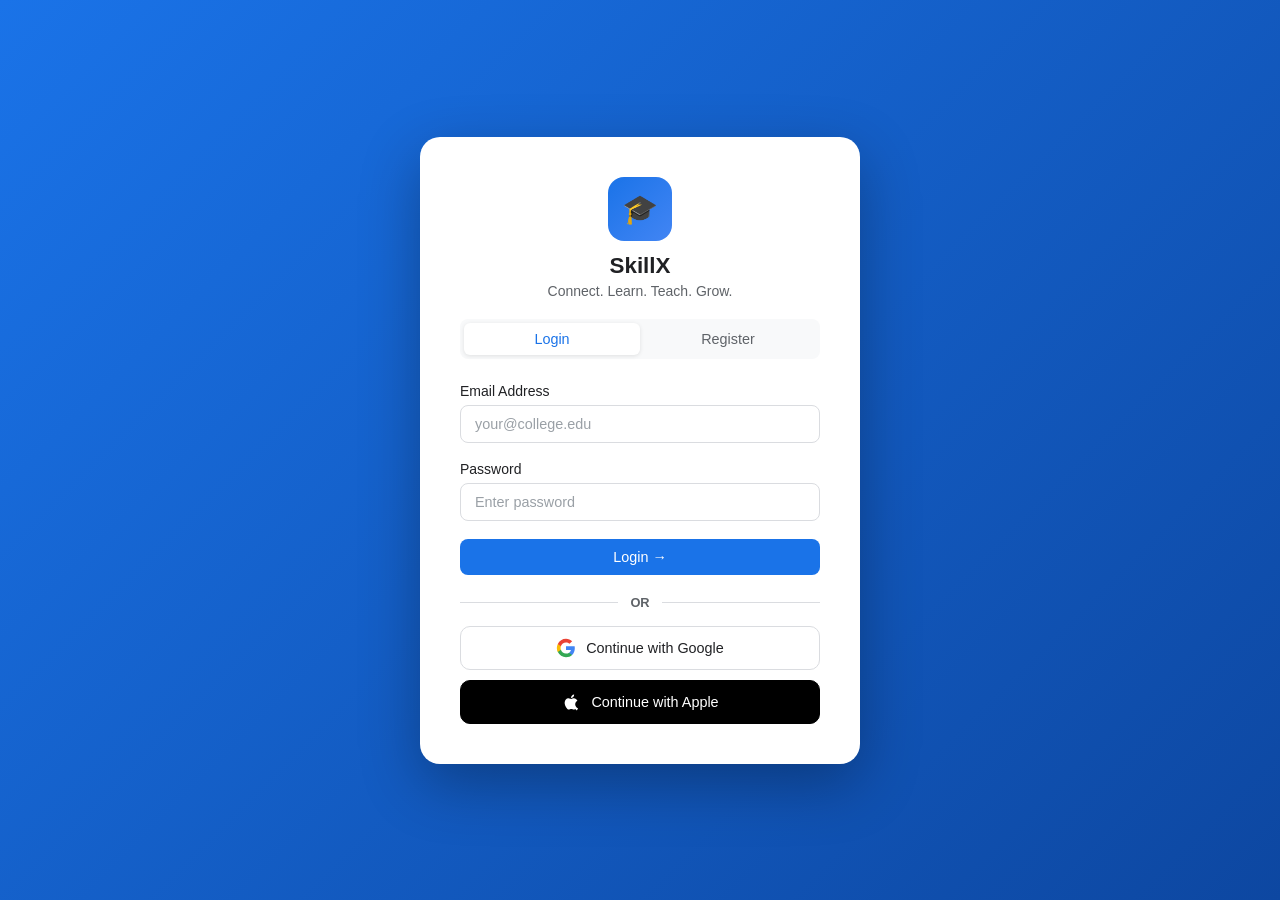
<file: frontend/requests.html>
<!DOCTYPE html>
<html lang="en">
<head>
    <meta charset="UTF-8">
    <meta name="viewport" content="width=device-width, initial-scale=1.0">
    <title>Exchange Requests - SkillX</title>
    <link rel="stylesheet" href="css/style.css?v=2.3">
    <style>
        .tabs {
            display: flex;
            gap: 4px;
            background: var(--bg);
            border-radius: var(--radius-sm);
            padding: 4px;
            margin-bottom: 24px;
            width: fit-content;
        }

        .tab {
            padding: 8px 20px;
            border: none;
            background: none;
            border-radius: 6px;
            font-size: 0.875rem;
            font-weight: 500;
            cursor: pointer;
            color: var(--text-muted);
            transition: all 0.2s;
        }

        .tab.active {
            background: white;
            color: var(--primary);
            box-shadow: 0 1px 4px rgba(0,0,0,0.1);
        }

        .request-card {
            background: white;
            border: 1px solid var(--border);
            border-radius: var(--radius);
            padding: 18px 20px;
            margin-bottom: 12px;
            display: flex;
            align-items: center;
            justify-content: space-between;
            gap: 16px;
            transition: all 0.2s;
        }

        .request-card:hover {
            border-color: var(--primary);
            box-shadow: var(--shadow-hover);
        }

        .request-card-left {
            display: flex;
            align-items: center;
            gap: 14px;
            flex: 1;
        }

        .request-info h4 {
            font-size: 0.9rem;
            font-weight: 600;
            color: var(--text-dark);
            margin-bottom: 3px;
        }

        .request-info p {
            font-size: 0.8rem;
            color: var(--text-muted);
        }

        .request-actions {
            display: flex;
            gap: 8px;
            flex-shrink: 0;
        }

        .arrow-icon {
            font-size: 1.2rem;
            color: var(--text-muted);
        }
    </style>
</head>
<body>
    <nav class="navbar">
        <a href="dashboard.html" class="navbar-brand">
            <div class="logo-icon">🎓</div>
            SkillX
        </a>
        <ul class="navbar-nav">
            <li><a href="dashboard.html" data-page="dashboard">🏠 Dashboard</a></li>
            <li><a href="skills.html" data-page="skills">⚡ My Skills</a></li>
            <li><a href="search.html" data-page="search">🔍 Search</a></li>
            <li><a href="requests.html" data-page="requests">🔄 Requests</a></li>
            <li><a href="messages.html" data-page="messages">💬 Messages</a></li>
            <li><a href="profile.html" data-page="profile">👤 Profile</a></li>
        </ul>
        <div class="navbar-user">
            <div class="user-dropdown">
                <button type="button" class="user-dropdown-btn" id="user-menu-trigger" aria-haspopup="true" aria-expanded="false">
                    <div class="user-avatar" id="nav-avatar">?</div>
                    <span id="nav-user-name" class="nav-user-name-text"></span>
                    <span class="dropdown-chevron">▼</span>
                </button>
                <div class="user-dropdown-menu" id="user-dropdown-menu">
                    <a href="settings.html"><span class="icon">⚙️</span> Settings</a>
                    <a href="support.html"><span class="icon">❓</span> Help & Support</a>
                    <a href="feedback.html"><span class="icon">💬</span> Give Feedback</a>
                    <div class="dropdown-divider"></div>
                    <button type="button" class="logout-item" onclick="Auth.logout()"><span class="icon">🚪</span> Logout</button>
                </div>
            </div>
        </div>
    </nav>

    <div class="container">
        <div class="page-header">
            <h1>🔄 Exchange Requests</h1>
            <p>Manage incoming and outgoing skill exchange requests</p>
        </div>

        <div id="alert-box"></div>

        <div class="tabs">
            <button class="tab active" onclick="switchTab('incoming')">
                📥 Incoming <span id="incoming-badge" class="badge badge-pending" style="margin-left:4px;"></span>
            </button>
            <button class="tab" onclick="switchTab('outgoing')">📤 Outgoing</button>
            <button class="tab" onclick="switchTab('all')">📋 All</button>
        </div>

        <div id="requests-container">
            <div class="loading-overlay"><div class="spinner"></div></div>
        </div>
    <footer class="app-footer">
        <div class="footer-container">
            <div class="footer-links">
                <a href="dashboard.html" class="footer-brand">SkillX</a>
                <span class="footer-sep">|</span>
                <a href="dashboard.html">Dashboard</a>
                <span class="footer-sep">|</span>
                <a href="skills.html">My Skills</a>
                <span class="footer-sep">|</span>
                <a href="search.html">Search</a>
                <span class="footer-sep">|</span>
                <a href="requests.html">Requests</a>
                <span class="footer-sep">|</span>
                <a href="messages.html">Messages</a>
                <span class="footer-sep">|</span>
                <a href="support.html">Help & Support</a>
                <span class="footer-sep">|</span>
                <a href="feedback.html">Give Feedback</a>
                <span class="footer-sep">|</span>
                <a href="privacy.html">Privacy Policy</a>
                <span class="footer-sep">|</span>
                <a href="terms.html">Terms</a>
            </div>
            <p class="footer-tagline" aria-label="Connect, Learn, Teach, Grow">
                <span class="ft-chip ft-connect">Connect <span class="ft-ico" aria-hidden="true">👥</span></span>
                <span class="ft-dot">•</span>
                <span class="ft-chip ft-learn">Learn <span class="ft-ico" aria-hidden="true">💡</span></span>
                <span class="ft-dot">•</span>
                <span class="ft-chip ft-teach">Teach <span class="ft-ico" aria-hidden="true">🎓</span></span>
                <span class="ft-dot">•</span>
                <span class="ft-chip ft-grow">Grow <span class="ft-ico" aria-hidden="true">🌱</span></span>
            </p>
            <p class="footer-copy">&copy; 2026 SkillX. All rights reserved.</p>
        </div>
    </footer>

    <script src="js/api.js?v=2.1"></script>
    <script>
        requireAuth();
        renderNavUser();
        setActiveNav('requests');

        const student = getCurrentStudent();
        let allRequests = [];
        let currentTab = 'incoming';

        async function loadRequests() {
            const res = await Requests.getForStudent(student.id);
            if (res.ok) {
                allRequests = res.data;
                const pendingIncoming = allRequests.filter(
                    r => r.receiver_id === student.id && r.status === 'pending'
                ).length;
                const badge = document.getElementById('incoming-badge');
                badge.textContent = pendingIncoming || '';
                badge.style.display = pendingIncoming ? 'inline-flex' : 'none';
                renderTab(currentTab);
            }
        }

        function switchTab(tab) {
            currentTab = tab;
            document.querySelectorAll('.tab').forEach((t, i) => {
                t.classList.toggle('active',
                    (i === 0 && tab === 'incoming') ||
                    (i === 1 && tab === 'outgoing') ||
                    (i === 2 && tab === 'all')
                );
            });
            renderTab(tab);
        }

        function renderTab(tab) {
            let filtered;
            if (tab === 'incoming') {
                filtered = allRequests.filter(r => r.receiver_id === student.id);
            } else if (tab === 'outgoing') {
                filtered = allRequests.filter(r => r.sender_id === student.id);
            } else {
                filtered = allRequests;
            }
            renderRequests(filtered, tab);
        }

        function renderRequests(requests, tab) {
            const container = document.getElementById('requests-container');

            if (!requests.length) {
                container.innerHTML = `<div class="empty-state">
                    <div class="empty-icon">📭</div>
                    <h3>No ${tab} requests</h3>
                    <p>${tab === 'incoming'
                        ? 'No one has sent you a request yet'
                        : tab === 'outgoing'
                        ? 'You haven\'t sent any requests yet'
                        : 'No exchange requests found'}</p>
                    ${tab !== 'incoming' ? '<a href="search.html" class="btn btn-primary" style="margin-top:12px;">Find Students</a>' : ''}
                </div>`;
                return;
            }

            container.innerHTML = requests.map(r => {
                const isIncoming = r.receiver_id === student.id;
                const otherName  = isIncoming ? r.sender_name : r.receiver_name;
                const otherId    = isIncoming ? r.sender_id : r.receiver_id;

                return `
                <div class="request-card" id="req-${r.request_id}">
                    <div class="request-card-left">
                        <div class="student-avatar">${getInitials(otherName)}</div>
                        <div class="request-info">
                            <h4>
                                ${isIncoming
                                    ? `<span style="color:var(--primary);">${r.sender_name}</span> → You`
                                    : `You → <span style="color:var(--primary);">${r.receiver_name}</span>`}
                            </h4>
                            <p>
                                Skill: <strong>${r.skill_name}</strong> •
                                ${formatDate(r.created_at)}
                            </p>
                            ${isIncoming && r.status === 'pending' && r.note ? `
                            <div style="margin-top:8px;padding:8px 12px;background:var(--primary-light);
                                        border-left:3px solid var(--primary);border-radius:var(--radius-sm);
                                        font-size:0.82rem;color:var(--text-dark);line-height:1.5;">
                                💬 "${r.note}"
                            </div>` : ''}
                        </div>
                    </div>
                    <div class="request-actions">
                        <span class="badge badge-${r.status}">${r.status}</span>
                        ${isIncoming && r.status === 'pending' ? `
                            <button class="btn btn-success btn-sm"
                                    onclick="updateStatus(${r.request_id}, 'accepted')">✓ Accept</button>
                            <button class="btn btn-danger btn-sm"
                                    onclick="updateStatus(${r.request_id}, 'rejected')">✕ Decline</button>
                        ` : ''}
                        <button class="btn btn-secondary btn-sm"
                                onclick="window.location.href='messages.html?to=${otherId}&name=${encodeURIComponent(otherName)}'">
                            💬
                        </button>
                    </div>
                </div>`;
            }).join('');
        }

        async function updateStatus(request_id, status) {
            const res = await Requests.updateStatus(request_id, status);
            if (res.ok) {
                showAlert(document.getElementById('alert-box'),
                    `Request ${status}!`, status === 'accepted' ? 'success' : 'info');
                await loadRequests();
            }
        }

        loadRequests();
    </script>
</body>
</html>
</file>
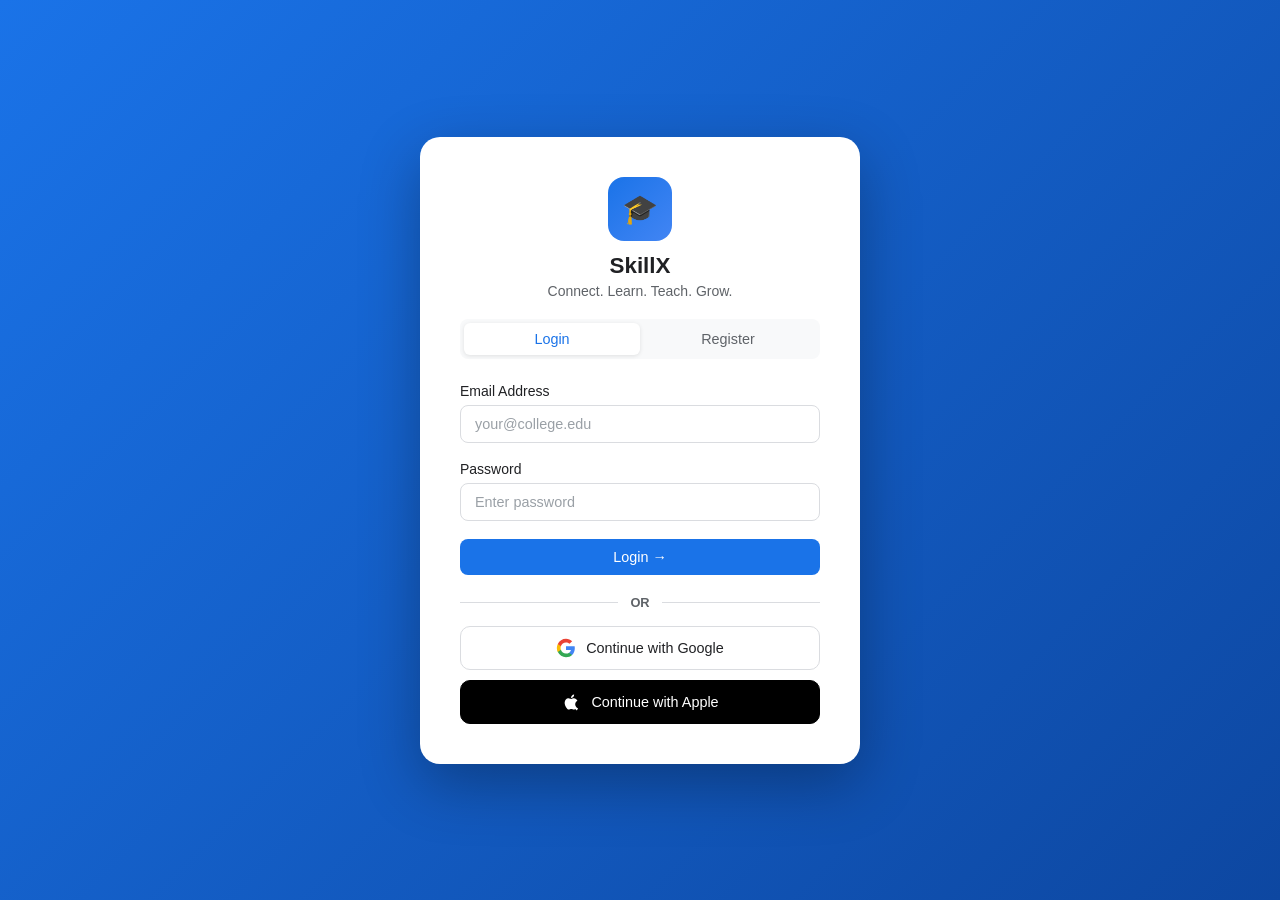
<file: frontend/search.html>
<!DOCTYPE html>
<html lang="en">

<head>
    <meta charset="UTF-8">
    <meta name="viewport" content="width=device-width, initial-scale=1.0">
    <title>Search Students - SkillX</title>
    <link rel="stylesheet" href="css/style.css?v=2.3">
    <style>
        .search-section {
            background: white;
            border-radius: var(--radius);
            padding: 24px;
            border: 1px solid var(--border);
            margin-bottom: 24px;
            box-shadow: var(--shadow);
        }

        .search-controls {
            display: flex;
            gap: 12px;
            align-items: flex-end;
        }

        .search-controls .form-group {
            margin-bottom: 0;
            flex: 1;
        }

        .results-header {
            display: flex;
            justify-content: space-between;
            align-items: center;
            margin-bottom: 16px;
        }

        .results-count {
            font-size: 0.875rem;
            color: var(--text-muted);
        }

        .students-grid {
            display: grid;
            grid-template-columns: repeat(auto-fill, minmax(280px, 1fr));
            gap: 16px;
        }

        /* Modal styles */
        .profile-modal-body {
            display: flex;
            flex-direction: column;
            gap: 16px;
        }

        .profile-modal-header {
            display: flex;
            align-items: center;
            gap: 14px;
        }

        .profile-modal-header .big-avatar {
            width: 56px;
            height: 56px;
            background: linear-gradient(135deg, var(--primary), #4285f4);
            border-radius: 50%;
            display: flex;
            align-items: center;
            justify-content: center;
            color: white;
            font-size: 1.3rem;
            font-weight: 700;
        }

        .request-form {
            background: var(--bg);
            border-radius: var(--radius-sm);
            padding: 16px;
        }
    </style>
</head>

<body>
    <nav class="navbar">
        <a href="dashboard.html" class="navbar-brand">
            <div class="logo-icon">🎓</div>
            SkillX
        </a>
        <ul class="navbar-nav">
            <li><a href="dashboard.html" data-page="dashboard">🏠 Dashboard</a></li>
            <li><a href="skills.html" data-page="skills">⚡ My Skills</a></li>
            <li><a href="search.html" data-page="search">🔍 Search</a></li>
            <li><a href="requests.html" data-page="requests">🔄 Requests</a></li>
            <li><a href="messages.html" data-page="messages">💬 Messages</a></li>
            <li><a href="profile.html" data-page="profile">👤 Profile</a></li>
        </ul>
        <div class="navbar-user">
            <div class="user-dropdown">
                <button type="button" class="user-dropdown-btn" id="user-menu-trigger" aria-haspopup="true"
                    aria-expanded="false">
                    <div class="user-avatar" id="nav-avatar">?</div>
                    <span id="nav-user-name" class="nav-user-name-text"></span>
                    <span class="dropdown-chevron">▼</span>
                </button>
                <div class="user-dropdown-menu" id="user-dropdown-menu">
                    <a href="settings.html"><span class="icon">⚙️</span> Settings</a>
                    <a href="support.html"><span class="icon">❓</span> Help & Support</a>
                    <a href="feedback.html"><span class="icon">💬</span> Give Feedback</a>
                    <div class="dropdown-divider"></div>
                    <button type="button" class="logout-item" onclick="Auth.logout()"><span class="icon">🚪</span>
                        Logout</button>
                </div>
            </div>
        </div>
    </nav>

    <div class="container">
        <div class="page-header">
            <h1>🔍 Search Students</h1>
            <p>Find students by the skills they can teach or want to learn</p>
        </div>

        <div id="alert-box"></div>

        <!-- Search Controls -->
        <div class="search-section">
            <div class="search-controls">
                <div class="form-group" style="flex:2;">
                    <label>Search by Skill</label>
                    <input type="text" class="form-control" id="search-input"
                        placeholder="e.g. Python, React, Machine Learning..."
                        onkeyup="if(event.key==='Enter') doSearch()">
                </div>
                <div class="form-group">
                    <label>Filter by</label>
                    <select class="form-control" id="search-type">
                        <option value="teach">Can Teach</option>
                        <option value="learn">Wants to Learn</option>
                    </select>
                </div>
                <button class="btn btn-primary" onclick="doSearch()" style="margin-bottom:0;">
                    🔍 Search
                </button>
                <button class="btn btn-secondary" onclick="loadAll()" style="margin-bottom:0;">
                    Show All
                </button>
            </div>
        </div>

        <!-- Results -->
        <div class="results-header">
            <div class="section-title" style="margin-bottom:0;">Students</div>
            <div class="results-count" id="results-count"></div>
        </div>
        <div id="results-container">
            <div class="loading-overlay">
                <div class="spinner"></div>
            </div>
        </div>
    </div>

    <!-- Student Profile Modal -->
    <div class="modal-overlay" id="student-modal">
        <div class="modal">
            <div class="modal-header">
                <h3>Student Profile</h3>
                <button class="modal-close" onclick="closeModal()">✕</button>
            </div>
            <div class="profile-modal-body" id="modal-body">
                <div class="loading-overlay">
                    <div class="spinner"></div>
                </div>
            </div>
        </div>
    <footer class="app-footer">
        <div class="footer-container">
            <div class="footer-links">
                <a href="dashboard.html" class="footer-brand">SkillX</a>
                <span class="footer-sep">|</span>
                <a href="dashboard.html">Dashboard</a>
                <span class="footer-sep">|</span>
                <a href="skills.html">My Skills</a>
                <span class="footer-sep">|</span>
                <a href="search.html">Search</a>
                <span class="footer-sep">|</span>
                <a href="requests.html">Requests</a>
                <span class="footer-sep">|</span>
                <a href="messages.html">Messages</a>
                <span class="footer-sep">|</span>
                <a href="support.html">Help & Support</a>
                <span class="footer-sep">|</span>
                <a href="feedback.html">Give Feedback</a>
                <span class="footer-sep">|</span>
                <a href="privacy.html">Privacy Policy</a>
                <span class="footer-sep">|</span>
                <a href="terms.html">Terms</a>
            </div>
            <p class="footer-tagline" aria-label="Connect, Learn, Teach, Grow">
                <span class="ft-chip ft-connect">Connect <span class="ft-ico" aria-hidden="true">👥</span></span>
                <span class="ft-dot">•</span>
                <span class="ft-chip ft-learn">Learn <span class="ft-ico" aria-hidden="true">💡</span></span>
                <span class="ft-dot">•</span>
                <span class="ft-chip ft-teach">Teach <span class="ft-ico" aria-hidden="true">🎓</span></span>
                <span class="ft-dot">•</span>
                <span class="ft-chip ft-grow">Grow <span class="ft-ico" aria-hidden="true">🌱</span></span>
            </p>
            <p class="footer-copy">&copy; 2026 SkillX. All rights reserved.</p>
        </div>
    </footer>

    <script src="js/api.js?v=2.1"></script>
    <script>
        requireAuth();
        renderNavUser();
        setActiveNav('search');

        const student = getCurrentStudent();
        let allSkills = [];
        let searchConnectedIds = new Set();  // accepted connections for this student

        // Load accepted connection IDs once on page load
        Requests.getForStudent(student.id).then(res => {
            if (!res.ok) return;
            res.data.forEach(r => {
                if (r.status === 'accepted') {
                    const otherId = r.sender_id === student.id ? r.receiver_id : r.sender_id;
                    searchConnectedIds.add(otherId);
                }
            });
        });

        Skills.getAll().then(res => {
            if (res.ok) allSkills = res.data;
        });

        async function loadAll() {
            document.getElementById('search-input').value = '';
            const res = await Students.getAll();
            if (res.ok) {
                renderResults(res.data.filter(s => s.id !== student.id));
            }
        }

        async function doSearch() {
            const skill = document.getElementById('search-input').value.trim();
            const type = document.getElementById('search-type').value;

            if (!skill) { loadAll(); return; }

            const res = await Skills.search(skill, type);
            if (res.ok) {
                const filtered = res.data.filter(s => s.id !== student.id);
                renderResults(filtered, true);
            }
        }

        function renderResults(students, isSearch = false) {
            const container = document.getElementById('results-container');
            const countEl = document.getElementById('results-count');
            countEl.textContent = `${students.length} student${students.length !== 1 ? 's' : ''} found`;

            if (!students.length) {
                container.innerHTML = `<div class="empty-state">
                    <div class="empty-icon">🔍</div>
                    <h3>No students found</h3>
                    <p>${isSearch ? 'Try a different skill name' : 'No other students registered yet'}</p>
                </div>`;
                return;
            }

            container.innerHTML = `<div class="students-grid">
                ${students.map(s => `
                    <div class="student-card" onclick="openStudentModal(${s.id})">
                        <div class="student-card-header">
                            <div class="student-avatar">${getInitials(s.name)}</div>
                            <div class="student-info">
                                <h4>${s.name}</h4>
                                <p>${s.department || 'N/A'} • Year ${s.year || '?'}</p>
                            </div>
                        </div>
                        ${s.teaches ? `
                        <div class="skills-section">
                            <div class="skills-section-label">Teaches</div>
                            <div>${s.teaches.split(', ').map(sk =>
                `<span class="skill-tag">⚡ ${sk}</span>`).join('')}</div>
                        </div>` : ''}
                        ${s.learns ? `
                        <div class="skills-section" style="margin-top:8px;">
                            <div class="skills-section-label">Wants to Learn</div>
                            <div>${s.learns.split(', ').map(sk =>
                    `<span class="skill-tag" style="background:#e6f4ea;color:#137333;">📚 ${sk}</span>`).join('')}</div>
                        </div>` : ''}
                        <div style="margin-top:12px;">
                            <button class="btn btn-outline btn-sm" onclick="event.stopPropagation(); openStudentModal(${s.id})">
                                View Profile & Request
                            </button>
                        </div>
                    </div>
                `).join('')}
            </div>`;
        }

        async function openStudentModal(id) {
            document.getElementById('student-modal').classList.add('active');
            const modalBody = document.getElementById('modal-body');
            modalBody.innerHTML = '<div class="loading-overlay"><div class="spinner"></div></div>';

            const res = await Students.getById(id);
            if (!res.ok) {
                modalBody.innerHTML = '<p>Failed to load profile</p>';
                return;
            }

            const s = res.data;
            const teaches = s.skills.filter(sk => sk.type === 'teach');
            const learns = s.skills.filter(sk => sk.type === 'learn');

            modalBody.innerHTML = `
                <div class="profile-modal-header">
                    <div class="big-avatar">${getInitials(s.name)}</div>
                    <div>
                        <h3 style="font-size:1.1rem;">${s.name}</h3>
                        <p style="color:var(--text-muted);font-size:0.875rem;">${s.email}</p>
                        <p style="color:var(--text-muted);font-size:0.8rem;">${s.department} • Year ${s.year}</p>
                    </div>
                </div>

                ${teaches.length ? `
                <div>
                    <div class="skills-section-label">Can Teach</div>
                    <div>${teaches.map(sk => `<span class="skill-tag">⚡ ${sk.skill_name}</span>`).join('')}</div>
                </div>` : ''}

                ${learns.length ? `
                <div>
                    <div class="skills-section-label">Wants to Learn</div>
                    <div>${learns.map(sk => `<span class="skill-tag" style="background:#e6f4ea;color:#137333;">📚 ${sk.skill_name}</span>`).join('')}</div>
                </div>` : ''}

                <div class="request-form">
                    <div class="form-group" style="margin-bottom:12px;">
                        <label>Send Exchange Request for Skill:</label>
                        <select class="form-control" id="req-skill-id">
                            <option value="">Select skill...</option>
                            ${teaches.map(sk => `<option value="${sk.skill_id}">${sk.skill_name}</option>`).join('')}
                        </select>
                    </div>
                    <div style="display:flex;gap:10px;">
                        <button class="btn btn-primary" onclick="sendRequest(${s.id})">
                            🔄 Send Request
                        </button>
                        ${searchConnectedIds.has(s.id)
                    ? `<button class="btn btn-secondary" onclick="window.location.href='messages.html?to=${s.id}&name=${encodeURIComponent(s.name)}'">
                            💬 Message
                        </button>`
                    : `<button class="btn btn-secondary" onclick="sendConnectFromSearch(${s.id},'${s.name.replace(/'/g, "\\'")}')">
                            🔗 Connect
                        </button>`}
                    </div>
                    <div id="req-alert" style="margin-top:10px;"></div>
                </div>
            `;
        }

        async function sendRequest(receiver_id) {
            const skill_id = document.getElementById('req-skill-id').value;
            const alertEl = document.getElementById('req-alert');

            if (!skill_id) {
                showAlert(alertEl, 'Please select a skill', 'error');
                return;
            }

            const res = await Requests.send(student.id, receiver_id, skill_id);
            if (res.ok) {
                showAlert(alertEl, 'Exchange request sent!', 'success');
            } else {
                showAlert(alertEl, res.data.error || 'Failed to send request', 'error');
            }
        }

        function closeModal() {
            document.getElementById('student-modal').classList.remove('active');
        }

        // ── Connect popup state ───────────────────────────────
        let connectPopupTargetId = null;
        let connectPopupTargetName = '';

        // Called when 🔗 Connect button is clicked in the student modal
        function sendConnectFromSearch(targetId, targetName) {
            connectPopupTargetId = targetId;
            connectPopupTargetName = targetName;
            // Reset popup fields
            document.getElementById('connect-popup-note').value = '';
            document.getElementById('connect-popup-alert').innerHTML = '';
            const sendBtn = document.getElementById('connect-popup-send');
            if (sendBtn) { sendBtn.disabled = false; sendBtn.textContent = 'Send Request →'; }
            document.getElementById('connect-popup').classList.add('active');
        }

        function closeConnectPopup() {
            document.getElementById('connect-popup').classList.remove('active');
        }

        async function submitConnectPopup() {
            const note = document.getElementById('connect-popup-note').value.trim();
            const alertEl = document.getElementById('connect-popup-alert');
            const sendBtn = document.getElementById('connect-popup-send');

            if (!note) {
                showAlert(alertEl, 'Please write a short note before sending.', 'error');
                document.getElementById('connect-popup-note').focus();
                return;
            }

            // Duplicate check
            const reqRes = await Requests.getForStudent(student.id);
            if (reqRes.ok) {
                const existing = reqRes.data.find(r =>
                    (r.sender_id === student.id && r.receiver_id === connectPopupTargetId) ||
                    (r.receiver_id === student.id && r.sender_id === connectPopupTargetId)
                );
                if (existing && existing.status === 'pending') {
                    showAlert(alertEl, `A request to ${connectPopupTargetName} is already pending.`, 'info');
                    return;
                }
                if (existing && existing.status === 'accepted') {
                    closeConnectPopup();
                    window.location.href = `messages.html?to=${connectPopupTargetId}&name=${encodeURIComponent(connectPopupTargetName)}`;
                    return;
                }
            }

            // Pick a skill_id to attach
            let skillId = document.getElementById('req-skill-id')?.value;
            if (!skillId) {
                const skillsRes = await apiFetch('/skills');
                if (skillsRes.ok && skillsRes.data.length) skillId = skillsRes.data[0].skill_id;
            }
            if (!skillId) {
                showAlert(alertEl, 'No skills available. Add skills first.', 'error');
                return;
            }

            sendBtn.disabled = true;
            sendBtn.textContent = 'Sending…';

            const res = await Requests.send(student.id, connectPopupTargetId, skillId, note);

            sendBtn.disabled = false;
            sendBtn.textContent = 'Send Request →';

            if (res.ok) {
                showAlert(alertEl,
                    `Request sent to ${connectPopupTargetName}! You can message them once they accept.`,
                    'success');
                sendBtn.disabled = true;
                sendBtn.textContent = '✓ Request Sent';
                // Also update the Connect button in the student modal
                document.querySelectorAll('#modal-body button').forEach(b => {
                    if (b.textContent.trim() === '🔗 Connect') {
                        b.textContent = '✓ Request Sent';
                        b.disabled = true;
                    }
                });
            } else {
                showAlert(alertEl, res.data?.error || 'Failed to send request.', 'error');
            }
        }

        // Close modal on overlay click
        document.getElementById('student-modal').addEventListener('click', function (e) {
            if (e.target === this) closeModal();
        });

        // Close connect popup on overlay click
        document.getElementById('connect-popup').addEventListener('click', function (e) {
            if (e.target === this) closeConnectPopup();
        });

        // Load all students on page load
        loadAll();
    </script>

    <!-- Connect popup — required note before sending a connection request -->
    <div class="modal-overlay" id="connect-popup">
        <div class="modal" style="max-width:400px;">
            <div class="modal-header">
                <h3>🔗 Send Connection Request</h3>
                <button class="modal-close" onclick="closeConnectPopup()">✕</button>
            </div>
            <p id="connect-popup-desc" style="font-size:0.875rem;color:var(--text-muted);margin-bottom:14px;">
                Tell this person why you want to connect.
            </p>
            <div class="form-group">
                <label>Your note <span style="color:var(--danger)">*</span></label>
                <textarea class="form-control" id="connect-popup-note" rows="3"
                    placeholder="Hi! I'd like to connect because…" style="resize:vertical;"></textarea>
            </div>
            <div id="connect-popup-alert"></div>
            <div style="display:flex;gap:10px;margin-top:4px;">
                <button class="btn btn-secondary" style="flex:1;justify-content:center;"
                    onclick="closeConnectPopup()">Cancel</button>
                <button class="btn btn-primary" style="flex:1;justify-content:center;" id="connect-popup-send"
                    onclick="submitConnectPopup()">Send Request →</button>
            </div>
        </div>
    </div>
</body>

</html>
</file>
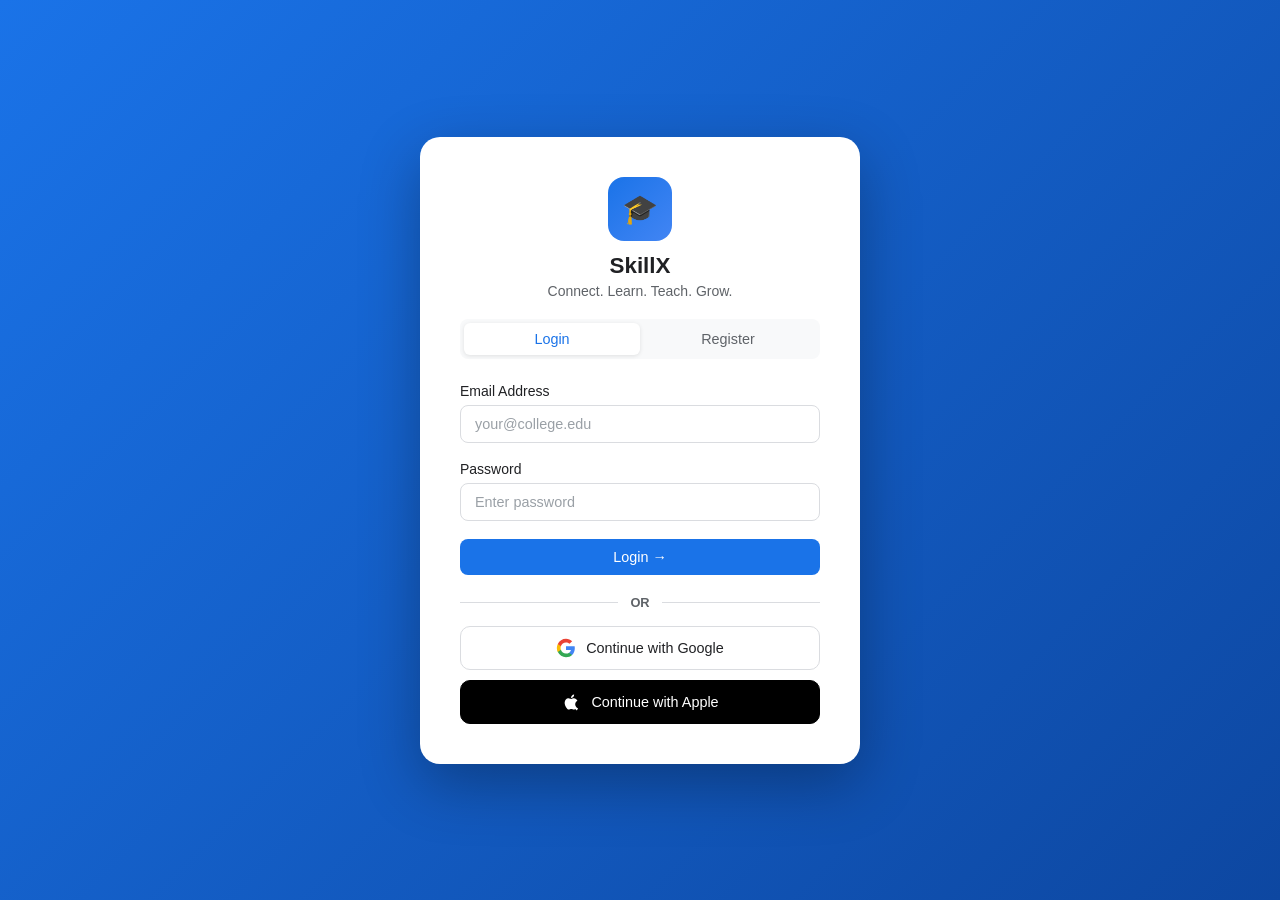
<file: frontend/settings.html>
<!DOCTYPE html>
<html lang="en">
<head>
    <meta charset="UTF-8">
    <meta name="viewport" content="width=device-width, initial-scale=1.0">
    <title>Settings - SkillX</title>
    <link rel="stylesheet" href="css/style.css?v=2.3">
    <link rel="stylesheet" href="css/settings.css?v=1.0">
</head>
<body>
<nav class="navbar">
    <a href="dashboard.html" class="navbar-brand">
        <div class="logo-icon">🎓</div> SkillX
    </a>
    <ul class="navbar-nav">
        <li><a href="dashboard.html" data-page="dashboard">🏠 Dashboard</a></li>
        <li><a href="skills.html"    data-page="skills">⚡ My Skills</a></li>
        <li><a href="search.html"    data-page="search">🔍 Search</a></li>
        <li><a href="requests.html"  data-page="requests">🔄 Requests</a></li>
        <li><a href="messages.html"  data-page="messages">💬 Messages</a></li>
        <li><a href="profile.html"   data-page="profile">👤 Profile</a></li>
    </ul>
    <div class="navbar-user">
        <div class="user-dropdown">
            <button type="button" class="user-dropdown-btn" id="user-menu-trigger" aria-haspopup="true" aria-expanded="false">
                <div class="user-avatar" id="nav-avatar">?</div>
                <span id="nav-user-name" class="nav-user-name-text"></span>
                <span class="dropdown-chevron">▼</span>
            </button>
            <div class="user-dropdown-menu" id="user-dropdown-menu">
                <a href="settings.html"><span class="icon">⚙️</span> Settings</a>
                <a href="support.html"><span class="icon">❓</span> Help & Support</a>
                <div class="dropdown-divider"></div>
                <button type="button" class="logout-item" onclick="Auth.logout()"><span class="icon">🚪</span> Logout</button>
            </div>
        </div>
    </div>
</nav>

<div class="settings-container">
    <div class="settings-header">
        <h1>⚙️ Settings</h1>
        <p>Manage your account, notifications, privacy, session preferences, and appearance.</p>
    </div>

    <div id="settings-alert"></div>

    <div class="settings-layout">
        <!-- Sidebar Navigation Tabs -->
        <div class="settings-nav">
            <button type="button" class="settings-tab-btn active" data-tab="account">
                <span class="tab-icon">👤</span> Account
            </button>
            <button type="button" class="settings-tab-btn" data-tab="notifications">
                <span class="tab-icon">🔔</span> Notifications
            </button>
            <button type="button" class="settings-tab-btn" data-tab="privacy">
                <span class="tab-icon">🔒</span> Privacy
            </button>
            <button type="button" class="settings-tab-btn" data-tab="sessions">
                <span class="tab-icon">⏱️</span> Session Preferences
            </button>
            <button type="button" class="settings-tab-btn" data-tab="appearance">
                <span class="tab-icon">🎨</span> Appearance
            </button>
        </div>

        <!-- Main Content Area -->
        <div class="settings-content-panel">

            <!-- ── TAB 1: ACCOUNT ────────────────────────────── -->
            <div class="settings-section active" id="tab-account">
                <div class="section-title">👤 Account Settings</div>
                <div class="section-desc">Manage your email address, security credentials, and account status.</div>

                <div id="account-alert"></div>

                <!-- Email Card -->
                <div class="settings-card">
                    <div class="settings-card-title">📧 Email Address</div>
                    <form onsubmit="handleUpdateEmail(event)">
                        <div class="form-group">
                            <label for="account-email">Current Email</label>
                            <input type="email" id="account-email" class="form-control" required placeholder="your.email@college.edu">
                            <div class="form-hint">Used for authentication, notifications, and account recovery.</div>
                        </div>
                        <button type="submit" class="btn btn-primary btn-sm">Save Email</button>
                    </form>
                </div>

                <!-- Password Change Card -->
                <div class="settings-card">
                    <div class="settings-card-title">🔑 Change Password</div>

                    <div id="google-password-notice" style="display:none;" class="alert alert-info">
                        ℹ️ Password change is managed via Google Authentication for your account.
                    </div>

                    <form id="password-change-form" onsubmit="handleChangePassword(event)">
                        <div class="form-group">
                            <label for="current-password">Current Password</label>
                            <input type="password" id="current-password" class="form-control" placeholder="Enter current password">
                        </div>
                        <div class="form-group">
                            <label for="new-password">New Password</label>
                            <input type="password" id="new-password" class="form-control" placeholder="At least 6 characters">
                        </div>
                        <div class="form-group">
                            <label for="confirm-password">Confirm New Password</label>
                            <input type="password" id="confirm-password" class="form-control" placeholder="Re-enter new password">
                        </div>
                        <button type="submit" class="btn btn-primary btn-sm">Update Password</button>
                    </form>
                </div>

                <!-- Danger Zone Card -->
                <div class="settings-card danger-card">
                    <div class="settings-card-title">⚠️ Danger Zone</div>
                    <p style="font-size:0.88rem; color:var(--text-muted); margin-bottom:14px;">
                        Deleting your account will permanently erase your profile, skills, messages, notes, and session history. This action cannot be undone.
                    </p>
                    <button type="button" class="btn-danger" onclick="openDeleteAccountModal()">Delete Account</button>
                </div>
            </div>

            <!-- ── TAB 2: NOTIFICATIONS ──────────────────────── -->
            <div class="settings-section" id="tab-notifications">
                <div class="section-title">🔔 Notification Preferences</div>
                <div class="section-desc">Choose which activities and alerts you want to receive.</div>

                <div id="notifications-alert"></div>

                <form onsubmit="handleSaveNotifications(event)">
                    <div class="settings-card">
                        <div class="toggle-row">
                            <div class="toggle-info">
                                <h4>Exchange Requests</h4>
                                <p>Get notified when a peer sends you a skill exchange request or accepts yours.</p>
                            </div>
                            <label class="switch">
                                <input type="checkbox" id="notif-requests">
                                <span class="slider"></span>
                            </label>
                        </div>

                        <div class="toggle-row">
                            <div class="toggle-info">
                                <h4>Messages & Chats</h4>
                                <p>Get notified when you receive direct messages or group announcements.</p>
                            </div>
                            <label class="switch">
                                <input type="checkbox" id="notif-messages">
                                <span class="slider"></span>
                            </label>
                        </div>

                        <div class="toggle-row">
                            <div class="toggle-info">
                                <h4>Learning Sessions</h4>
                                <p>Receive reminders for upcoming, confirmed, or rescheduled learning sessions.</p>
                            </div>
                            <label class="switch">
                                <input type="checkbox" id="notif-sessions">
                                <span class="slider"></span>
                            </label>
                        </div>

                        <div class="toggle-row">
                            <div class="toggle-info">
                                <h4>Smart Matches</h4>
                                <p>Receive automatic recommendations for relevant peer teachers and learners.</p>
                            </div>
                            <label class="switch">
                                <input type="checkbox" id="notif-smart-matches">
                                <span class="slider"></span>
                            </label>
                        </div>
                    </div>
                    <button type="submit" class="btn btn-primary btn-sm">Save Notification Settings</button>
                </form>
            </div>

            <!-- ── TAB 3: PRIVACY ────────────────────────────── -->
            <div class="settings-section" id="tab-privacy">
                <div class="section-title">🔒 Privacy Controls</div>
                <div class="section-desc">Control who can interact with you and view your profile details.</div>

                <div id="privacy-alert"></div>

                <form onsubmit="handleSavePrivacy(event)">
                    <!-- Request Permissions Card -->
                    <div class="settings-card">
                        <div class="settings-card-title">🤝 Skill Exchange Request Permissions</div>
                        <p class="form-hint" style="margin-bottom: 12px;">Select who is allowed to send you new skill exchange requests.</p>
                        <div class="radio-card-grid">
                            <label class="radio-card">
                                <input type="radio" name="request_permissions" value="everyone" onclick="handleRadioCardClick(this)">
                                <div class="radio-card-body">
                                    <h5>Everyone</h5>
                                    <p>Any registered SkillX student can send you requests.</p>
                                </div>
                            </label>
                            <label class="radio-card">
                                <input type="radio" name="request_permissions" value="connections" onclick="handleRadioCardClick(this)">
                                <div class="radio-card-body">
                                    <h5>Connections Only</h5>
                                    <p>Only students you have interacted with or accepted.</p>
                                </div>
                            </label>
                            <label class="radio-card">
                                <input type="radio" name="request_permissions" value="nobody" onclick="handleRadioCardClick(this)">
                                <div class="radio-card-body">
                                    <h5>Nobody</h5>
                                    <p>Temporarily pause incoming exchange requests.</p>
                                </div>
                            </label>
                        </div>
                    </div>

                    <!-- Profile Visibility Card -->
                    <div class="settings-card">
                        <div class="settings-card-title">👁️ Profile Visibility</div>
                        <p class="form-hint" style="margin-bottom: 12px;">Choose who can view your profile bio, skills catalogue, and badges.</p>
                        <div class="radio-card-grid">
                            <label class="radio-card">
                                <input type="radio" name="profile_visibility" value="public" onclick="handleRadioCardClick(this)">
                                <div class="radio-card-body">
                                    <h5>Public</h5>
                                    <p>Visible to all users on SkillX search and directory.</p>
                                </div>
                            </label>
                            <label class="radio-card">
                                <input type="radio" name="profile_visibility" value="students" onclick="handleRadioCardClick(this)">
                                <div class="radio-card-body">
                                    <h5>Registered Students</h5>
                                    <p>Visible only to logged-in students.</p>
                                </div>
                            </label>
                            <label class="radio-card">
                                <input type="radio" name="profile_visibility" value="private" onclick="handleRadioCardClick(this)">
                                <div class="radio-card-body">
                                    <h5>Private</h5>
                                    <p>Hide profile from search results.</p>
                                </div>
                            </label>
                        </div>
                    </div>

                    <button type="submit" class="btn btn-primary btn-sm">Save Privacy Settings</button>
                </form>
            </div>

            <!-- ── TAB 4: SESSION PREFERENCES ────────────────── -->
            <div class="settings-section" id="tab-sessions">
                <div class="section-title">⏱️ Session Preferences</div>
                <div class="section-desc">Customize default duration and availability schedules for your learning sessions.</div>

                <div id="session-alert"></div>

                <form onsubmit="handleSaveSessionPrefs(event)">
                    <div class="settings-card">
                        <div class="form-group">
                            <label for="session-duration">Default Session Duration</label>
                            <select id="session-duration" class="form-control">
                                <option value="30">30 minutes</option>
                                <option value="45">45 minutes</option>
                                <option value="60">60 minutes (1 hour)</option>
                                <option value="90">90 minutes (1.5 hours)</option>
                            </select>
                            <div class="form-hint">Used as the pre-selected length when scheduling new exchange sessions.</div>
                        </div>

                        <div class="form-group">
                            <label for="session-availability">General Availability Window</label>
                            <select id="session-availability" class="form-control">
                                <option value="anytime">Anytime (Flexible schedule)</option>
                                <option value="weekdays">Weekdays Only (Mon - Fri)</option>
                                <option value="weekends">Weekends Only (Sat - Sun)</option>
                                <option value="evenings">Evenings Only (After 5 PM)</option>
                            </select>
                            <div class="form-hint">Helps peer learners propose suitable time slots for exchange.</div>
                        </div>
                    </div>
                    <button type="submit" class="btn btn-primary btn-sm">Save Session Preferences</button>
                </form>
            </div>

            <!-- ── TAB 5: APPEARANCE ─────────────────────────── -->
            <div class="settings-section" id="tab-appearance">
                <div class="section-title">🎨 Appearance & Theme</div>
                <div class="section-desc">Customize how SkillX looks on your device.</div>

                <div id="appearance-alert"></div>

                <form onsubmit="handleSaveAppearance(event)">
                    <div class="settings-card">
                        <div class="settings-card-title">🖥️ Interface Theme</div>
                        <div class="radio-card-grid">
                            <label class="radio-card">
                                <input type="radio" name="theme" value="light" onclick="handleRadioCardClick(this)">
                                <div class="radio-card-body">
                                    <h5>☀️ Light Theme</h5>
                                    <p>Clean blue & white background for bright environments.</p>
                                </div>
                            </label>
                            <label class="radio-card">
                                <input type="radio" name="theme" value="dark" onclick="handleRadioCardClick(this)">
                                <div class="radio-card-body">
                                    <h5>🌙 Dark Theme</h5>
                                    <p>Sleek dark background to reduce eye strain in dark settings.</p>
                                </div>
                            </label>
                            <label class="radio-card">
                                <input type="radio" name="theme" value="system" onclick="handleRadioCardClick(this)">
                                <div class="radio-card-body">
                                    <h5>🖥️ System Preference</h5>
                                    <p>Automatically match your operating system's theme.</p>
                                </div>
                            </label>
                        </div>
                    </div>
                    <button type="submit" class="btn btn-primary btn-sm">Save Theme Settings</button>
                </form>
            </div>

        </div>
    </div>
</div>

<!-- ── ACCOUNT DELETION CONFIRMATION MODAL ─────────────────── -->
<div class="modal-overlay" id="delete-modal">
    <div class="modal-box">
        <div class="modal-header">
            <h3>Confirm Account Deletion</h3>
        </div>
        <div class="modal-body">
            <div id="delete-modal-alert"></div>
            <p>Are you sure you want to permanently delete your SkillX account? All your profile information, skills, requests, messages, notes, and credits will be erased forever.</p>
            <div class="form-group">
                <label for="delete-confirm-input" style="font-weight:600; font-size:0.88rem;">Type <strong style="color:var(--danger)">DELETE</strong> to confirm:</label>
                <input type="text" id="delete-confirm-input" class="form-control" placeholder="DELETE">
            </div>
        </div>
        <div class="modal-actions">
            <button type="button" class="btn btn-sm" onclick="closeDeleteAccountModal()">Cancel</button>
            <button type="button" class="btn-danger btn-sm" onclick="confirmDeleteAccount()">Delete Account</button>
        </div>
    </div>
<footer class="app-footer">
    <div class="footer-container">
        <div class="footer-links">
            <a href="dashboard.html" class="footer-brand">SkillX</a>
            <span class="footer-sep">|</span>
            <a href="dashboard.html">Dashboard</a>
            <span class="footer-sep">|</span>
            <a href="skills.html">My Skills</a>
            <span class="footer-sep">|</span>
            <a href="search.html">Search</a>
            <span class="footer-sep">|</span>
            <a href="requests.html">Requests</a>
            <span class="footer-sep">|</span>
            <a href="messages.html">Messages</a>
            <span class="footer-sep">|</span>
            <a href="support.html">Help & Support</a>
            <span class="footer-sep">|</span>
            <a href="feedback.html">Give Feedback</a>
            <span class="footer-sep">|</span>
            <a href="privacy.html">Privacy Policy</a>
            <span class="footer-sep">|</span>
            <a href="terms.html">Terms</a>
        </div>
        <p class="footer-tagline" aria-label="Connect, Learn, Teach, Grow">
            <span class="ft-chip ft-connect">Connect <span class="ft-ico" aria-hidden="true">👥</span></span>
            <span class="ft-dot">•</span>
            <span class="ft-chip ft-learn">Learn <span class="ft-ico" aria-hidden="true">💡</span></span>
            <span class="ft-dot">•</span>
            <span class="ft-chip ft-teach">Teach <span class="ft-ico" aria-hidden="true">🎓</span></span>
            <span class="ft-dot">•</span>
            <span class="ft-chip ft-grow">Grow <span class="ft-ico" aria-hidden="true">🌱</span></span>
        </p>
        <p class="footer-copy">&copy; 2026 SkillX. All rights reserved.</p>
    </div>
</footer>

<script src="js/api.js?v=2.1"></script>
<script src="js/settings.js?v=1.0"></script>
</body>
</html>
</file>
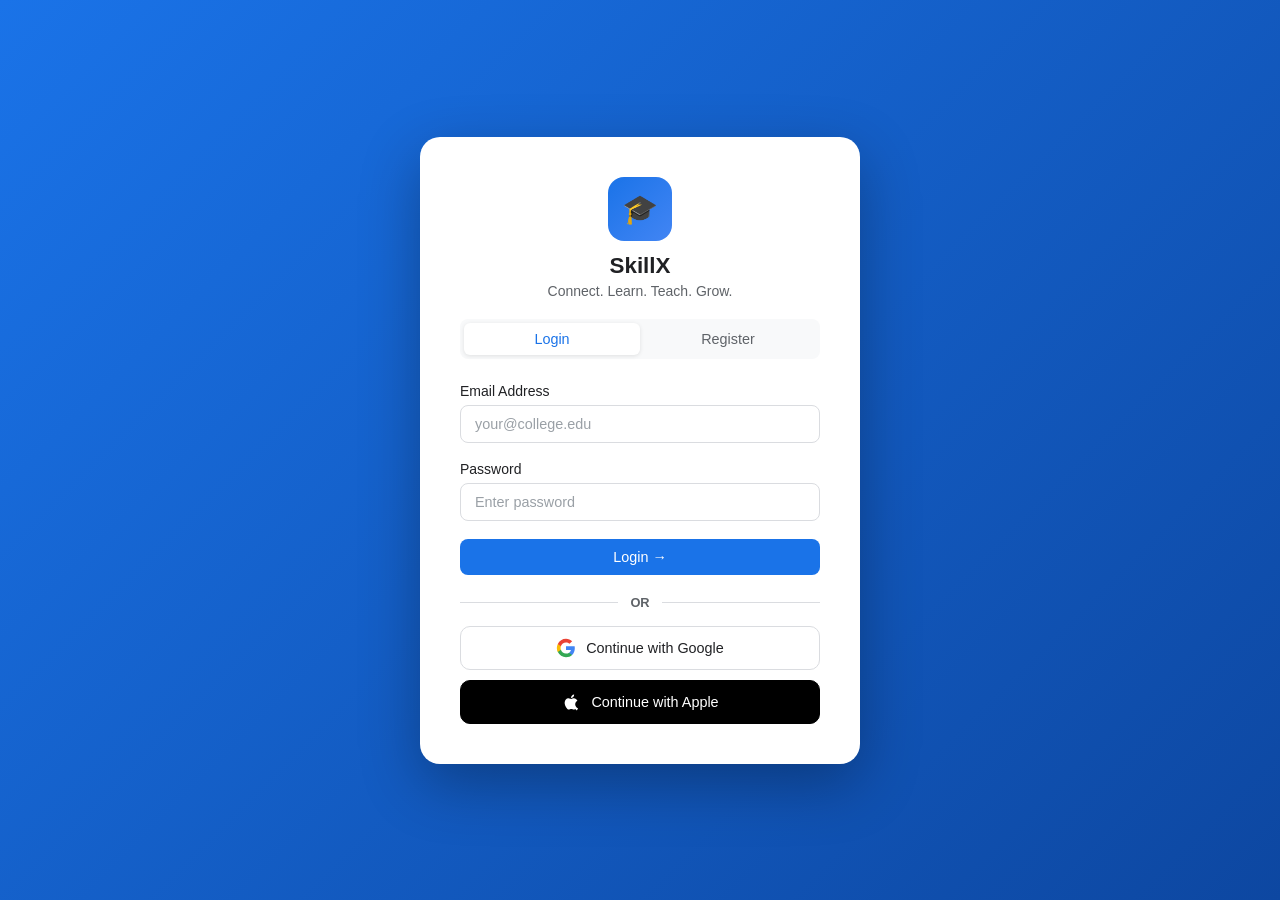
<file: frontend/skills.html>
<!DOCTYPE html>
<html lang="en">
<head>
<meta charset="UTF-8">
<meta name="viewport" content="width=device-width, initial-scale=1.0">
<title>My Skills - SkillX</title>
<link rel="stylesheet" href="css/style.css?v=2.3">
<style>
.skills-layout { display: grid; grid-template-columns: 1fr 1fr; gap: 20px; }
@media(max-width:600px){.skills-layout{grid-template-columns:1fr;}}

.skill-list-item {
    display:flex; align-items:center; justify-content:space-between;
    padding:10px 14px; background:var(--bg); border-radius:var(--radius-sm);
    border:1px solid var(--border); margin-bottom:8px; transition:all 0.2s;
}
.skill-list-item:hover { border-color:var(--primary); background:var(--primary-light); }
.skill-list-item-left  { display:flex; align-items:center; gap:8px; font-size:0.875rem; font-weight:500; }
.skill-domain-chip {
    font-size:0.68rem; background:var(--bg); border:1px solid var(--border);
    padding:1px 7px; border-radius:10px; color:var(--text-muted); margin-left:4px;
}

/* Domain dropdown card */
.domain-card {
    background: linear-gradient(135deg,#e8f0fe,#f0f4ff);
    border:1px solid #c5d8fd; border-radius:var(--radius);
    padding:20px 24px; margin-bottom:20px;
}
.domain-card h3 { font-size:1rem; font-weight:700; color:var(--primary); margin-bottom:14px; }
.domain-row { display:flex; gap:10px; align-items:flex-end; flex-wrap:wrap; }
.domain-row .form-group { margin-bottom:0; flex:1; min-width:160px; }
.domain-badge { display:inline-flex; align-items:center; gap:6px; padding:5px 12px; border-radius:20px; font-size:0.8rem; font-weight:600; border:1px solid var(--border); background:white; margin:3px; cursor:pointer; transition:all 0.2s; }
.domain-badge:hover { border-color:var(--primary); background:var(--primary-light); color:var(--primary); }
.domain-badge.selected { background:var(--primary); color:white; border-color:var(--primary); }
.validation-msg { font-size:0.8rem; margin-top:4px; display:none; }
.validation-msg.error { color:var(--danger); display:block; }
.validation-msg.success { color:var(--secondary); display:block; }
</style>
</head>
<body>
<nav class="navbar">
    <a href="dashboard.html" class="navbar-brand"><div class="logo-icon">🎓</div> SkillX</a>
    <ul class="navbar-nav">
        <li><a href="dashboard.html" data-page="dashboard">🏠 Dashboard</a></li>
        <li><a href="skills.html"    data-page="skills">⚡ My Skills</a></li>
        <li><a href="search.html"    data-page="search">🔍 Search</a></li>
        <li><a href="requests.html"  data-page="requests">🔄 Requests</a></li>
        <li><a href="messages.html"  data-page="messages">💬 Messages</a></li>
        <li><a href="profile.html"   data-page="profile">👤 Profile</a></li>
    </ul>
    <div class="navbar-user">
        <div class="user-dropdown">
            <button type="button" class="user-dropdown-btn" id="user-menu-trigger" aria-haspopup="true" aria-expanded="false">
                <div class="user-avatar" id="nav-avatar">?</div>
                <span id="nav-user-name" class="nav-user-name-text"></span>
                <span class="dropdown-chevron">▼</span>
            </button>
            <div class="user-dropdown-menu" id="user-dropdown-menu">
                <a href="settings.html"><span class="icon">⚙️</span> Settings</a>
                <a href="support.html"><span class="icon">❓</span> Help & Support</a>
                <a href="feedback.html"><span class="icon">💬</span> Give Feedback</a>
                <div class="dropdown-divider"></div>
                <button type="button" class="logout-item" onclick="Auth.logout()"><span class="icon">🚪</span> Logout</button>
            </div>
        </div>
    </div>
</nav>

<div class="container">
<div class="page-header">
    <h1>⚡ My Skills</h1>
    <p>Manage skills by domain — teaching and learning</p>
</div>

<div id="alert-box"></div>

<!-- ── DOMAIN + SKILL SELECTOR ── -->
<div class="domain-card">
    <h3>➕ Add a Skill</h3>

    <!-- Step 1: Pick domain -->
    <div style="margin-bottom:14px;">
        <label style="font-size:0.82rem;font-weight:600;color:var(--text-muted);margin-bottom:8px;display:block;">
            Step 1 — Choose a Domain
        </label>
        <div id="domain-badges">
            <div class="spinner" style="width:20px;height:20px;"></div>
        </div>

    </div>

    <!-- Step 2: Pick skill in selected domain -->
    <div id="skill-step" style="display:none;">
        <label style="font-size:0.82rem;font-weight:600;color:var(--text-muted);margin-bottom:8px;display:block;">
            Step 2 — Choose a Skill <span id="step2-domain" style="color:var(--primary);"></span>
        </label>
        <div class="domain-row">
            <div class="form-group">
                <label>Skill</label>
                <select class="form-control" id="skill-select">
                    <option value="">Select a skill…</option>
                </select>
            </div>
            <div class="form-group" style="max-width:180px;">
                <label>I want to</label>
                <select class="form-control" id="skill-type">
                    <option value="teach">Teach this skill</option>
                    <option value="learn">Learn this skill</option>
                </select>
            </div>
            <button class="btn btn-primary" onclick="addSkill()" style="margin-bottom:0;">Add Skill</button>
        </div>
        <div class="validation-msg" id="skill-validation"></div>

        <!-- Add new skill to domain -->
        <div style="margin-top:12px;padding-top:12px;border-top:1px solid var(--border);">
            <label style="font-size:0.78rem;color:var(--text-muted);">Can't find your skill? Add it to <span id="new-skill-domain-label" style="font-weight:600;"></span>:</label>
            <div style="display:flex;gap:10px;margin-top:6px;">
                <input type="text" class="form-control" id="new-skill-name" placeholder="e.g. Flutter, Blockchain…">
                <button class="btn btn-secondary" onclick="addNewSkill()">+ Create</button>
            </div>
        </div>
    </div>
</div>

<!-- ── MY SKILLS DISPLAY ── -->
<div class="skills-layout">
    <div class="card">
        <div class="card-title" style="color:#137333;">
            🎓 Skills I Can Teach
            <span id="teach-count" class="badge badge-teach" style="margin-left:auto;">0</span>
        </div>
        <div id="teach-list"><div class="loading-overlay"><div class="spinner"></div></div></div>
    </div>
    <div class="card">
        <div class="card-title" style="color:var(--primary);">
            📚 Skills I Want to Learn
            <span id="learn-count" class="badge badge-learn" style="margin-left:auto;">0</span>
        </div>
        <div id="learn-list"><div class="loading-overlay"><div class="spinner"></div></div></div>
    </div>
</div>
</div>

<footer class="app-footer">
    <div class="footer-container">
        <div class="footer-links">
            <a href="dashboard.html" class="footer-brand">SkillX</a>
            <span class="footer-sep">|</span>
            <a href="dashboard.html">Dashboard</a>
            <span class="footer-sep">|</span>
            <a href="skills.html">My Skills</a>
            <span class="footer-sep">|</span>
            <a href="search.html">Search</a>
            <span class="footer-sep">|</span>
            <a href="requests.html">Requests</a>
            <span class="footer-sep">|</span>
            <a href="messages.html">Messages</a>
            <span class="footer-sep">|</span>
            <a href="support.html">Help & Support</a>
            <span class="footer-sep">|</span>
            <a href="feedback.html">Give Feedback</a>
            <span class="footer-sep">|</span>
            <a href="privacy.html">Privacy Policy</a>
            <span class="footer-sep">|</span>
            <a href="terms.html">Terms</a>
        </div>
        <p class="footer-tagline" aria-label="Connect, Learn, Teach, Grow">
            <span class="ft-chip ft-connect">Connect <span class="ft-ico" aria-hidden="true">👥</span></span>
            <span class="ft-dot">•</span>
            <span class="ft-chip ft-learn">Learn <span class="ft-ico" aria-hidden="true">💡</span></span>
            <span class="ft-dot">•</span>
            <span class="ft-chip ft-teach">Teach <span class="ft-ico" aria-hidden="true">🎓</span></span>
            <span class="ft-dot">•</span>
            <span class="ft-chip ft-grow">Grow <span class="ft-ico" aria-hidden="true">🌱</span></span>
        </p>
        <p class="footer-copy">&copy; 2026 SkillX. All rights reserved.</p>
    </div>
</footer>

<script src="js/api.js?v=2.1"></script>
<script>
requireAuth(); renderNavUser(); setActiveNav('skills');

const student = getCurrentStudent();
let allDomains  = [];
let allSkills   = [];
let mySkills    = [];
let selectedDomainId = null;

async function loadData() {
    const [domainsRes, skillsRes, profileRes] = await Promise.all([
        apiFetch('/domains'),
        Skills.getAll(),
        Students.getById(student.id)
    ]);
    if (domainsRes.ok)  { allDomains = domainsRes.data; renderDomainBadges(); }
    if (skillsRes.ok)   allSkills = skillsRes.data;
    if (profileRes.ok)  { mySkills = profileRes.data.skills; renderMySkills(); }
}

// ── Domain badges ─────────────────────────────────────────────
function renderDomainBadges() {
    document.getElementById('domain-badges').innerHTML =
        allDomains.map(d => `
        <span class="domain-badge ${selectedDomainId===d.domain_id?'selected':''}"
              onclick="selectDomain(${d.domain_id},'${d.domain_name.replace(/'/g,"\\'")}')">
            ${d.domain_icon||'📚'} ${d.domain_name}
        </span>`).join('');
}

function selectDomain(id, name) {
    selectedDomainId = id;
    renderDomainBadges();

    // Show step 2
    document.getElementById('skill-step').style.display = 'block';
    document.getElementById('step2-domain').textContent = `— ${name}`;
    document.getElementById('new-skill-domain-label').textContent = name;
    document.getElementById('skill-validation').className = 'validation-msg';

    // Load skills for this domain only
    const domainSkills = allSkills.filter(s => s.domain_id === id);
    const sel = document.getElementById('skill-select');
    sel.innerHTML = '<option value="">Select a skill…</option>' +
        domainSkills.map(s => `<option value="${s.skill_id}">${s.skill_name}</option>`).join('');
}

// ── Add skill ─────────────────────────────────────────────────
async function addSkill() {
    const skill_id = document.getElementById('skill-select').value;
    const type     = document.getElementById('skill-type').value;
    const valEl    = document.getElementById('skill-validation');

    if (!selectedDomainId) {
        valEl.textContent = '⚠️ Please select a domain first.';
        valEl.className = 'validation-msg error'; return;
    }
    if (!skill_id) {
        valEl.textContent = '⚠️ Please select a skill from the list.';
        valEl.className = 'validation-msg error'; return;
    }

    // Validate: skill must belong to selected domain
    const skill = allSkills.find(s => s.skill_id === parseInt(skill_id));
    if (skill && skill.domain_id && skill.domain_id !== selectedDomainId) {
        const domain = allDomains.find(d => d.domain_id === selectedDomainId);
        valEl.textContent = `⛔ "${skill.skill_name}" does not belong to "${domain?.domain_name}". Please pick a skill from the correct domain.`;
        valEl.className = 'validation-msg error'; return;
    }

    const res = await Skills.addStudentSkill(student.id, skill_id, type);
    if (res.ok) {
        valEl.textContent = '✅ Skill added!';
        valEl.className = 'validation-msg success';
        showAlert(document.getElementById('alert-box'), 'Skill added!', 'success');
        await loadData();
    } else {
        valEl.textContent = '⚠️ ' + (res.data.error || 'Failed to add skill');
        valEl.className = 'validation-msg error';
    }
}

// ── Add new skill to selected domain ─────────────────────────
async function addNewSkill() {
    const name  = document.getElementById('new-skill-name').value.trim();
    const alertBox = document.getElementById('alert-box');

    if (!selectedDomainId) { showAlert(alertBox,'Select a domain first','error'); return; }
    if (!name) { showAlert(alertBox,'Enter a skill name','error'); return; }

    // Add skill via API
    const res = await apiFetch('/skills', {
        method:'POST', body: JSON.stringify({ skill_name: name, domain_id: selectedDomainId })
    });
    if (res.ok) {
        showAlert(alertBox, `"${name}" added to domain!`, 'success');
        document.getElementById('new-skill-name').value = '';
        await loadData();
        selectDomain(selectedDomainId, allDomains.find(d=>d.domain_id===selectedDomainId)?.domain_name||'');
    } else {
        showAlert(alertBox, res.data.error || 'Failed to create skill', 'error');
    }
}

// ── My Skills display ─────────────────────────────────────────
function renderMySkills() {
    const teaches = mySkills.filter(s => s.type==='teach');
    const learns  = mySkills.filter(s => s.type==='learn');
    document.getElementById('teach-count').textContent = teaches.length;
    document.getElementById('learn-count').textContent = learns.length;
    document.getElementById('teach-list').innerHTML = teaches.length ? teaches.map(skillItem).join('') : emptyMsg('No teaching skills yet');
    document.getElementById('learn-list').innerHTML = learns.length  ? learns.map(skillItem).join('')  : emptyMsg('No learning goals yet');
}

function skillItem(s) {
    const domain = allDomains.find(d => {
        const sk = allSkills.find(sk => sk.skill_id === s.skill_id);
        return sk && sk.domain_id === d.domain_id;
    });
    return `<div class="skill-list-item" id="skill-item-${s.id}">
        <div class="skill-list-item-left">
            <span>${s.type==='teach'?'⚡':'📚'}</span>
            <span>${s.skill_name}</span>
            ${domain?`<span class="skill-domain-chip">${domain.domain_icon||''} ${domain.domain_name}</span>`:''}
        </div>
        <button class="btn btn-danger btn-sm" onclick="removeSkill(${s.id})">✕</button>
    </div>`;
}
function emptyMsg(msg) {
    return `<div style="text-align:center;padding:24px;color:var(--text-muted);font-size:0.875rem;">${msg}</div>`;
}

async function removeSkill(id) {
    if (!confirm('Remove this skill?')) return;
    const res = await Skills.removeStudentSkill(id);
    if (res.ok) { mySkills=mySkills.filter(s=>s.id!==id); renderMySkills(); }
}

// Also patch /api/skills POST to accept domain_id
const _origAddSkill = Skills.addSkill.bind(Skills);
Skills.addSkill = async (skill_name, domain_id) =>
    apiFetch('/skills',{method:'POST',body:JSON.stringify({skill_name,domain_id})});

loadData();
</script>
</body>
</html>
</file>
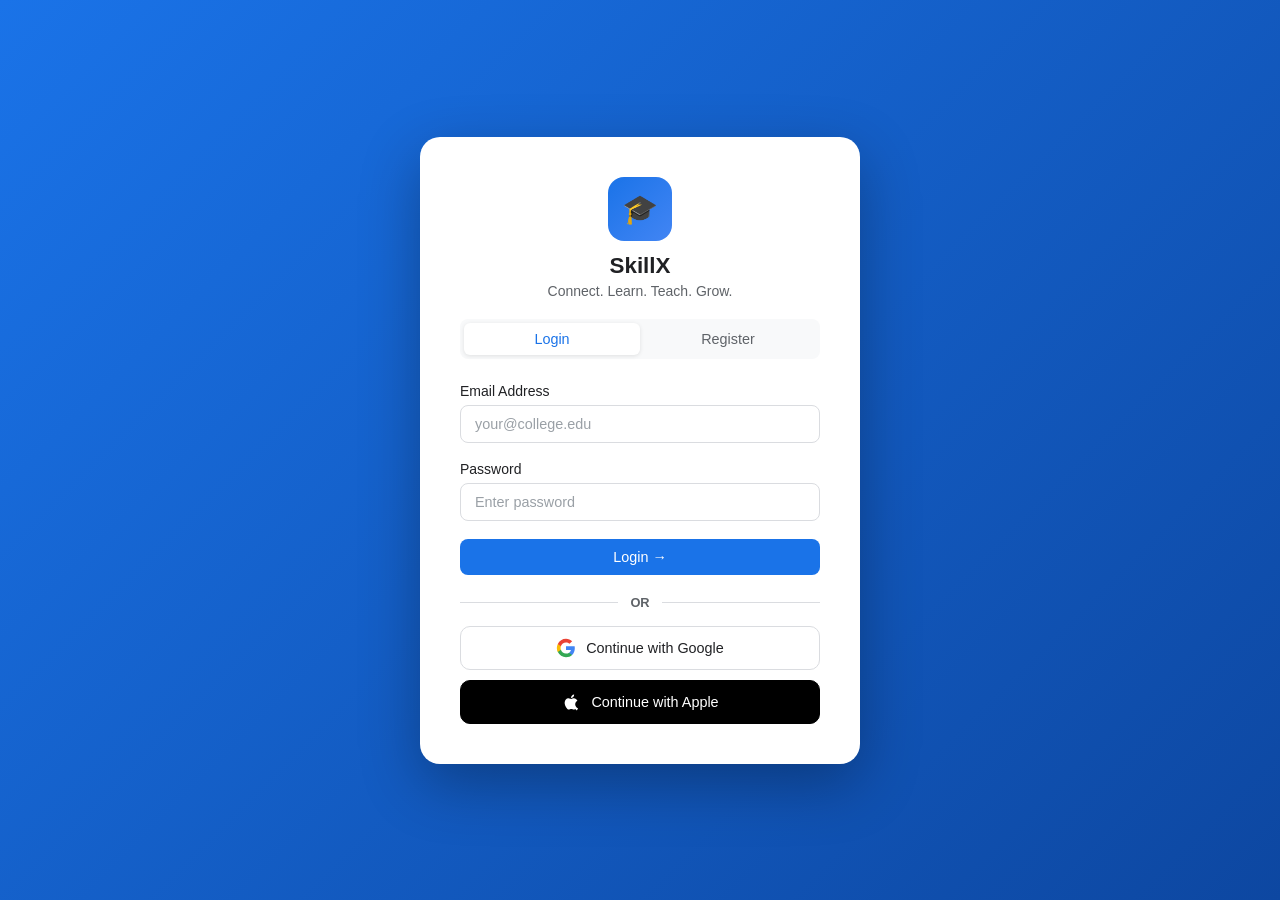
<file: frontend/support.html>
<!DOCTYPE html>
<html lang="en">
<head>
    <meta charset="UTF-8">
    <meta name="viewport" content="width=device-width, initial-scale=1.0">
    <title>Help & Support - SkillX</title>
    <link rel="stylesheet" href="css/style.css?v=2.3">
    <link rel="stylesheet" href="css/support.css?v=1.0">
</head>
<body>
<nav class="navbar">
    <a href="dashboard.html" class="navbar-brand">
        <div class="logo-icon">🎓</div> SkillX
    </a>
    <ul class="navbar-nav">
        <li><a href="dashboard.html" data-page="dashboard">🏠 Dashboard</a></li>
        <li><a href="skills.html"    data-page="skills">⚡ My Skills</a></li>
        <li><a href="search.html"    data-page="search">🔍 Search</a></li>
        <li><a href="requests.html"  data-page="requests">🔄 Requests</a></li>
        <li><a href="messages.html"  data-page="messages">💬 Messages</a></li>
        <li><a href="profile.html"   data-page="profile">👤 Profile</a></li>
    </ul>
    <div class="navbar-user">
        <div class="user-dropdown">
            <button type="button" class="user-dropdown-btn" id="user-menu-trigger" aria-haspopup="true" aria-expanded="false">
                <div class="user-avatar" id="nav-avatar">?</div>
                <span id="nav-user-name" class="nav-user-name-text"></span>
                <span class="dropdown-chevron">▼</span>
            </button>
            <div class="user-dropdown-menu" id="user-dropdown-menu">
                <a href="settings.html"><span class="icon">⚙️</span> Settings</a>
                <a href="support.html"><span class="icon">❓</span> Help & Support</a>
                <a href="feedback.html"><span class="icon">💬</span> Give Feedback</a>
                <div class="dropdown-divider"></div>
                <button type="button" class="logout-item" onclick="Auth.logout()"><span class="icon">🚪</span> Logout</button>
            </div>
        </div>
    </div>
</nav>

<div class="support-container">
    <!-- Hero Header with Search -->
    <div class="support-hero">
        <h1>❓ How can we help you?</h1>
        <p>Search our FAQ knowledge base or browse help topics below</p>
        <div class="search-box">
            <span class="search-icon">🔍</span>
            <input type="text" id="faq-search" placeholder="Type a question or keyword (e.g., Time Credits, requests, sessions)...">
        </div>
    </div>

    <!-- Category Jump Cards -->
    <div class="support-categories">
        <div class="category-card active" data-category="all">
            <div class="cat-icon">📋</div>
            <h3>All Topics</h3>
        </div>
        <div class="category-card" data-category="getting-started">
            <div class="cat-icon">🚀</div>
            <h3>Getting Started</h3>
        </div>
        <div class="category-card" data-category="skills-matching">
            <div class="cat-icon">⚡</div>
            <h3>Skills & Matching</h3>
        </div>
        <div class="category-card" data-category="exchange-requests">
            <div class="cat-icon">🔄</div>
            <h3>Exchange Requests</h3>
        </div>
        <div class="category-card" data-category="time-sessions">
            <div class="cat-icon">⏱️</div>
            <h3>Time Credits & Sessions</h3>
        </div>
        <div class="category-card" data-category="account-profile">
            <div class="cat-icon">👤</div>
            <h3>Account & Profile</h3>
        </div>
        <div class="category-card" data-category="common-problems">
            <div class="cat-icon">⚠️</div>
            <h3>Common Problems</h3>
        </div>
    </div>

    <!-- FAQ Accordions -->
    <div class="faq-section-title">❓ Frequently Asked Questions</div>

    <!-- Group 1: Getting Started -->
    <div class="faq-group" data-category="getting-started">
        <div class="faq-group-header">🚀 Getting Started</div>

        <div class="accordion-item">
            <div class="accordion-header">
                <span>How does SkillX work?</span>
                <span class="accordion-chevron">▼</span>
            </div>
            <div class="accordion-body">
                SkillX is a peer-to-peer student skill exchange platform. You list skills you can teach and skills you want to learn. Our Smart Matching engine pairs you with peers for mutually beneficial skill exchanges!
            </div>
        </div>

        <div class="accordion-item">
            <div class="accordion-header">
                <span>How do I offer or request a skill?</span>
                <span class="accordion-chevron">▼</span>
            </div>
            <div class="accordion-body">
                Go to the <strong>⚡ My Skills</strong> page from the navbar. Under "Add a Skill", select a skill from our catalogue, choose whether you want to <em>Teach</em> or <em>Learn</em> it, and click Add.
            </div>
        </div>
    </div>

    <!-- Group 2: Skills & Matching -->
    <div class="faq-group" data-category="skills-matching">
        <div class="faq-group-header">⚡ Skills & Matching</div>

        <div class="accordion-item">
            <div class="accordion-header">
                <span>How do Smart Matches work?</span>
                <span class="accordion-chevron">▼</span>
            </div>
            <div class="accordion-body">
                Our algorithm finds direct 2-way matches where a student teaches what you want to learn AND wants to learn what you teach. It also finds 1-way complementary matches to ensure you always find learning partners.
            </div>
        </div>

        <div class="accordion-item">
            <div class="accordion-header">
                <span>Can I teach multiple skills at once?</span>
                <span class="accordion-chevron">▼</span>
            </div>
            <div class="accordion-body">
                Yes! You can add as many teaching and learning skills to your catalogue as you like. Having more skills listed increases your Smart Match recommendations.
            </div>
        </div>
    </div>

    <!-- Group 3: Exchange Requests -->
    <div class="faq-group" data-category="exchange-requests">
        <div class="faq-group-header">🔄 Exchange Requests</div>

        <div class="accordion-item">
            <div class="accordion-header">
                <span>How do I send an exchange request?</span>
                <span class="accordion-chevron">▼</span>
            </div>
            <div class="accordion-body">
                Search for students on the <strong>🔍 Search</strong> or Dashboard page and click <strong>Send Request</strong>. You can attach an optional note proposing a topic or schedule.
            </div>
        </div>

        <div class="accordion-item">
            <div class="accordion-header">
                <span>What happens when my request is accepted?</span>
                <span class="accordion-chevron">▼</span>
            </div>
            <div class="accordion-body">
                Once a request is accepted, a direct chat channel opens in <strong>💬 Messages</strong>, allowing you to converse, share files, and schedule 1-on-1 learning sessions!
            </div>
        </div>
    </div>

    <!-- Group 4: Time Credits & Sessions -->
    <div class="faq-group" data-category="time-sessions">
        <div class="faq-group-header">⏱️ Time Credits & Sessions</div>

        <div class="accordion-item">
            <div class="accordion-header">
                <span>How do Time Credits work?</span>
                <span class="accordion-chevron">▼</span>
            </div>
            <div class="accordion-body">
                Every new student starts with 5 free Time Credits. When you teach a peer in a confirmed session, you earn 1 credit. When you learn from a peer, 1 credit is transferred.
            </div>
        </div>

        <div class="accordion-item">
            <div class="accordion-header">
                <span>How do I schedule a learning session?</span>
                <span class="accordion-chevron">▼</span>
            </div>
            <div class="accordion-body">
                Open a chat with your partner in <strong>💬 Messages</strong> and click the <strong>📅 Schedule Session</strong> icon in the header. Choose date, time, duration, and topic.
            </div>
        </div>
    </div>

    <!-- Group 5: Account & Profile -->
    <div class="faq-group" data-category="account-profile">
        <div class="faq-group-header">👤 Account & Profile</div>

        <div class="accordion-item">
            <div class="accordion-header">
                <span>How do I update my profile picture or avatar?</span>
                <span class="accordion-chevron">▼</span>
            </div>
            <div class="accordion-body">
                Navigate to <strong>👤 Profile</strong> from the top navbar. Click "Upload Photo" or choose an avatar emoji to customize your display picture across SkillX.
            </div>
        </div>

        <div class="accordion-item">
            <div class="accordion-header">
                <span>How do I change my theme or notification preferences?</span>
                <span class="accordion-chevron">▼</span>
            </div>
            <div class="accordion-body">
                Click your name in the top navbar and select <strong>⚙️ Settings</strong>. There you can switch between Light/Dark themes, adjust notification toggles, and set privacy rules.
            </div>
        </div>
    </div>

    <!-- Group 6: Common Problems -->
    <div class="faq-group" data-category="common-problems">
        <div class="faq-group-header">⚠️ Common Problems</div>

        <div class="accordion-item">
            <div class="accordion-header">
                <span>What if my exchange partner doesn't show up?</span>
                <span class="accordion-chevron">▼</span>
            </div>
            <div class="accordion-body">
                If a partner fails to attend a scheduled session, you can cancel or reschedule the session from your chat dashboard. Unconfirmed sessions do not deduct Time Credits.
            </div>
        </div>

        <div class="accordion-item">
            <div class="accordion-header">
                <span>Why am I not receiving notifications?</span>
                <span class="accordion-chevron">▼</span>
            </div>
            <div class="accordion-body">
                Ensure notification toggles are enabled in <strong>⚙️ Settings -> Notifications</strong>. Check that your browser permissions allow popups/notifications for SkillX.
            </div>
        </div>
    </div>

    <!-- Still Need Help Form -->
    <div class="support-form-card">
        <h2>📩 Still need help?</h2>
        <p>If you couldn't find an answer to your question, send our support team a message below.</p>

        <div id="support-form-alert"></div>

        <form onsubmit="handleSubmitSupport(event)">
            <div class="form-group">
                <label for="support-category">Category</label>
                <select id="support-category" class="form-control" required>
                    <option value="">Select issue category...</option>
                    <option value="Getting Started">🚀 Getting Started</option>
                    <option value="Skills & Matching">⚡ Skills & Matching</option>
                    <option value="Exchange Requests">🔄 Exchange Requests</option>
                    <option value="Time Credits & Sessions">⏱️ Time Credits & Sessions</option>
                    <option value="Account & Profile">👤 Account & Profile</option>
                    <option value="Common Problems">⚠️ Common Problems</option>
                    <option value="Other">💬 Other</option>
                </select>
            </div>

            <div class="form-group">
                <label for="support-description">Problem Description</label>
                <textarea id="support-description" class="form-control" rows="4" required placeholder="Describe your issue or question in detail..."></textarea>
            </div>

            <button type="submit" class="btn btn-primary">Submit Support Request</button>
        </form>
    </div>

    <!-- Submitted Support Tickets List -->
    <div class="tickets-card" id="my-tickets-card" style="display:none;">
        <h2 style="font-size:1.25rem; font-weight:700; color:var(--text-dark); margin-bottom:14px;">🎫 My Support Tickets</h2>
        <div id="tickets-list"></div>
    </div>
</div>

<!-- Ticket Details Modal -->
<div class="modal-overlay" id="ticket-details-modal">
    <div class="modal-box" style="max-width: 520px;">
        <div class="modal-header" style="display:flex; justify-content:space-between; align-items:center; margin-bottom:16px; padding-bottom:10px; border-bottom:1px solid var(--border);">
            <h3 style="margin:0; font-size:1.15rem; color:var(--text-dark);" id="modal-ticket-title">Ticket Details</h3>
            <span id="modal-ticket-status-badge"></span>
        </div>
        <div class="modal-body">
            <div class="ticket-detail-field">
                <label>Category</label>
                <div class="ticket-detail-value" id="modal-ticket-category">-</div>
            </div>
            <div class="ticket-detail-field">
                <label>Submitted On</label>
                <div class="ticket-detail-value" id="modal-ticket-date">-</div>
            </div>
            <div class="ticket-detail-field">
                <label>Problem Description</label>
                <div class="ticket-desc-box" id="modal-ticket-description">-</div>
            </div>
            <div class="ticket-detail-field">
                <label>Support Team Response</label>
                <div id="modal-ticket-admin-reply" class="admin-reply-box">No response from support team yet. Our team will review your ticket soon.</div>
            </div>
        </div>
        <div class="modal-actions" style="margin-top:20px;">
            <button type="button" class="btn btn-primary btn-sm" onclick="closeTicketDetailsModal()">Close</button>
        </div>
    </div>
<footer class="app-footer">
    <div class="footer-container">
        <div class="footer-links">
            <a href="dashboard.html" class="footer-brand">SkillX</a>
            <span class="footer-sep">|</span>
            <a href="dashboard.html">Dashboard</a>
            <span class="footer-sep">|</span>
            <a href="skills.html">My Skills</a>
            <span class="footer-sep">|</span>
            <a href="search.html">Search</a>
            <span class="footer-sep">|</span>
            <a href="requests.html">Requests</a>
            <span class="footer-sep">|</span>
            <a href="messages.html">Messages</a>
            <span class="footer-sep">|</span>
            <a href="support.html">Help & Support</a>
            <span class="footer-sep">|</span>
            <a href="feedback.html">Give Feedback</a>
            <span class="footer-sep">|</span>
            <a href="privacy.html">Privacy Policy</a>
            <span class="footer-sep">|</span>
            <a href="terms.html">Terms</a>
        </div>
        <p class="footer-tagline" aria-label="Connect, Learn, Teach, Grow">
            <span class="ft-chip ft-connect">Connect <span class="ft-ico" aria-hidden="true">👥</span></span>
            <span class="ft-dot">•</span>
            <span class="ft-chip ft-learn">Learn <span class="ft-ico" aria-hidden="true">💡</span></span>
            <span class="ft-dot">•</span>
            <span class="ft-chip ft-teach">Teach <span class="ft-ico" aria-hidden="true">🎓</span></span>
            <span class="ft-dot">•</span>
            <span class="ft-chip ft-grow">Grow <span class="ft-ico" aria-hidden="true">🌱</span></span>
        </p>
        <p class="footer-copy">&copy; 2026 SkillX. All rights reserved.</p>
    </div>
</footer>

<script src="js/api.js?v=2.1"></script>
<script src="js/support.js?v=1.0"></script>
</body>
</html>
</file>
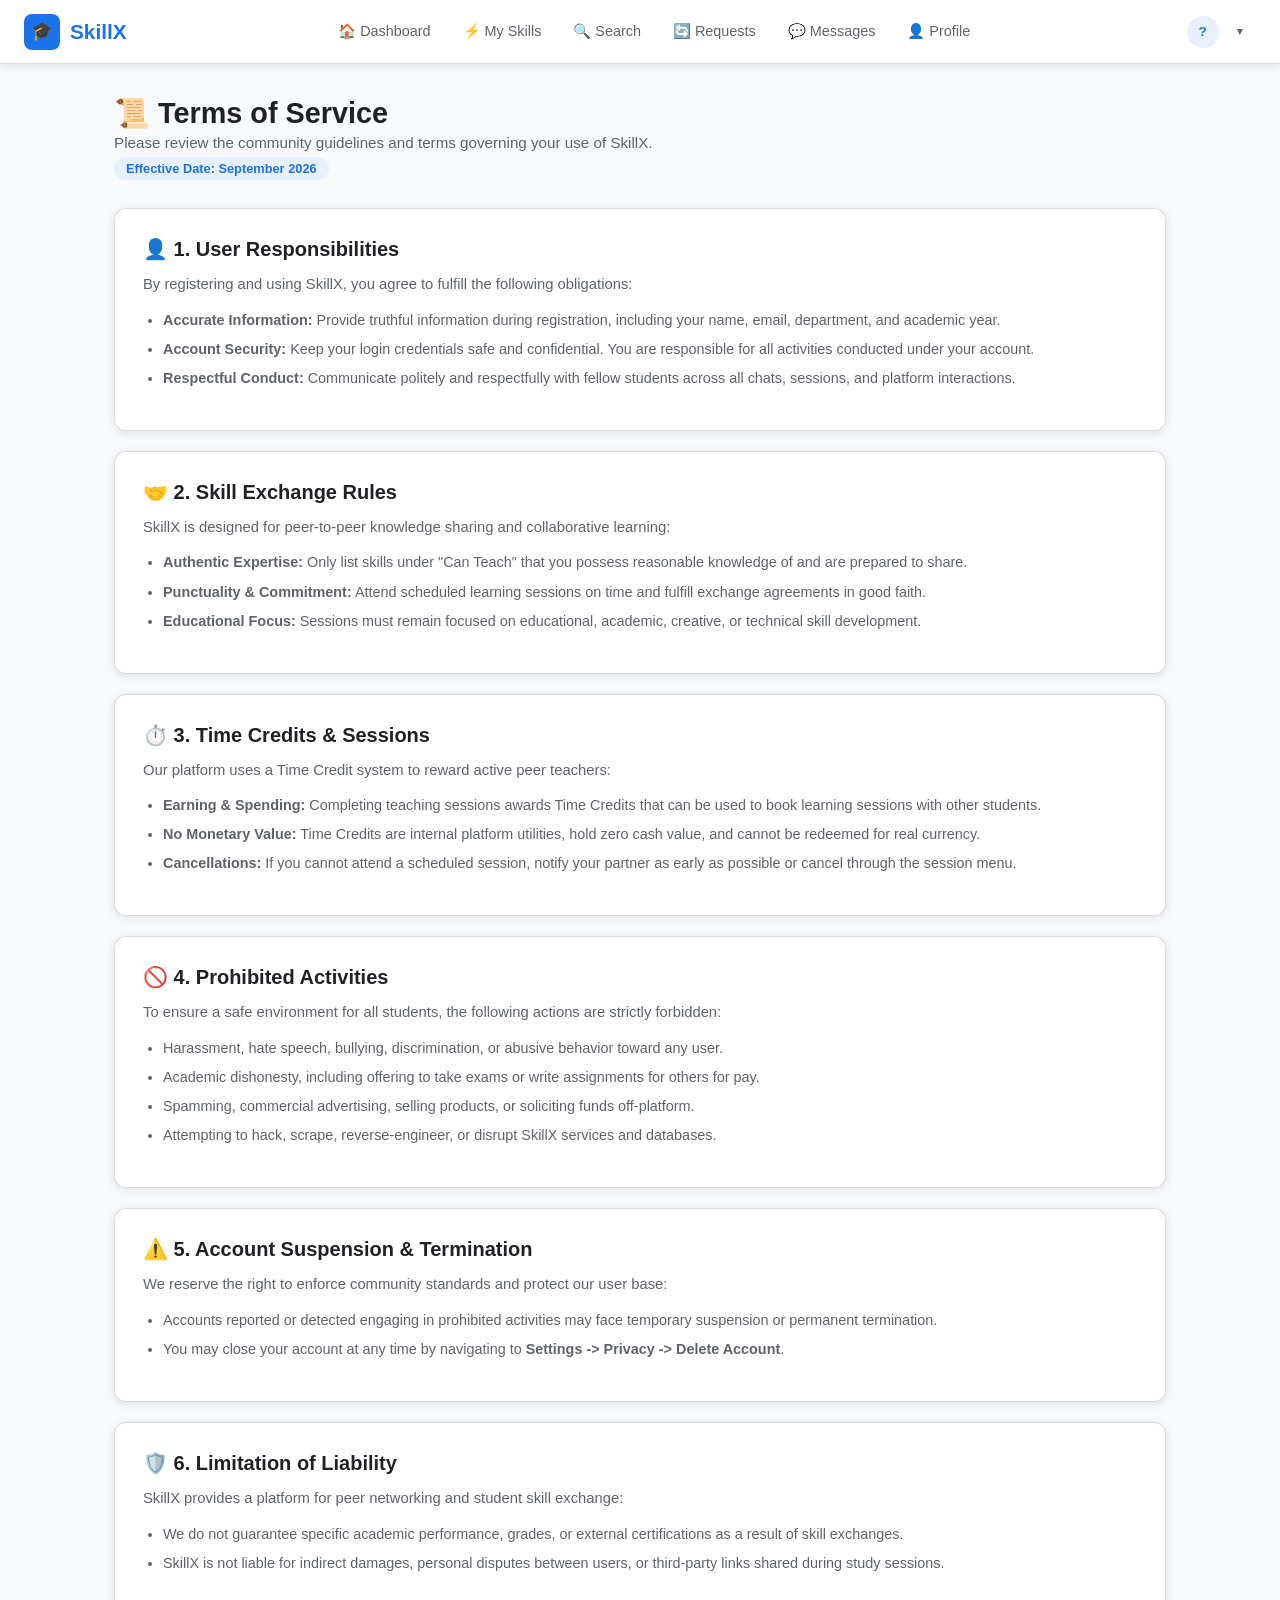
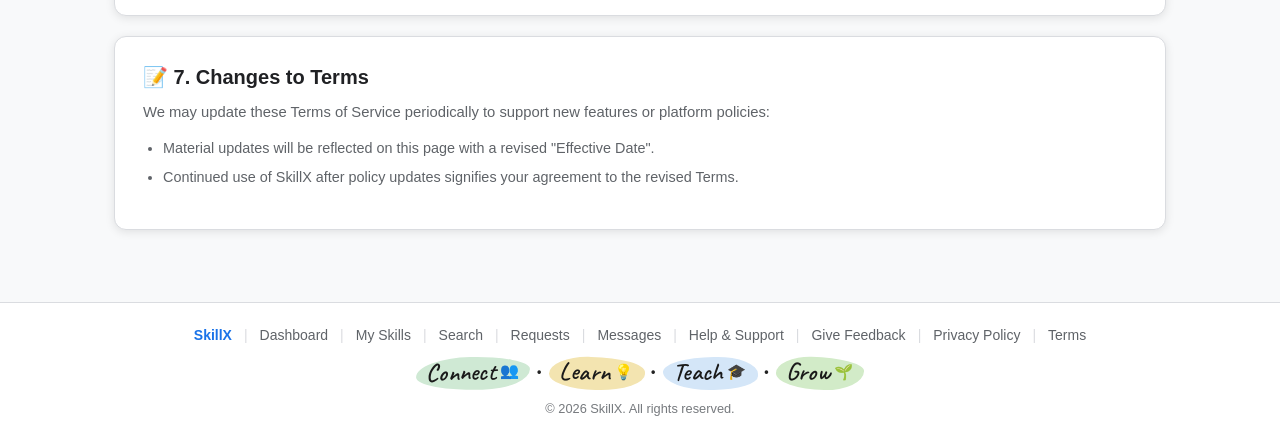
<file: frontend/terms.html>
<!DOCTYPE html>
<html lang="en">
<head>
    <meta charset="UTF-8">
    <meta name="viewport" content="width=device-width, initial-scale=1.0">
    <title>Terms of Service - SkillX</title>
    <link rel="stylesheet" href="css/style.css?v=2.3">
    <style>
        .terms-card {
            background: var(--white);
            border-radius: var(--radius);
            padding: 28px;
            border: 1px solid var(--border);
            margin-bottom: 20px;
            box-shadow: var(--shadow);
            transition: background 0.3s, border-color 0.3s;
        }

        .terms-card h2 {
            font-size: 1.25rem;
            color: var(--text-dark);
            margin-bottom: 12px;
            display: flex;
            align-items: center;
            gap: 10px;
            font-weight: 700;
        }

        .terms-card p {
            color: var(--text-muted);
            font-size: 0.925rem;
            line-height: 1.6;
            margin-bottom: 12px;
        }

        .terms-card ul {
            margin-left: 20px;
            margin-bottom: 12px;
            color: var(--text-muted);
            font-size: 0.9rem;
            line-height: 1.6;
        }

        .terms-card ul li {
            margin-bottom: 6px;
        }

        .terms-card:last-child {
            margin-bottom: 0;
        }

        .last-updated {
            display: inline-block;
            background: var(--primary-light);
            color: var(--primary);
            padding: 4px 12px;
            border-radius: 20px;
            font-size: 0.8rem;
            font-weight: 600;
            margin-top: 6px;
        }

        html.dark-mode .terms-card,
        body.dark-mode .terms-card {
            background: #1e1e2e;
            border-color: #2d2d44;
        }

        html.dark-mode .terms-card h2,
        body.dark-mode .terms-card h2 {
            color: #e8e8ff;
        }

        html.dark-mode .terms-card p,
        body.dark-mode .terms-card p,
        html.dark-mode .terms-card ul,
        body.dark-mode .terms-card ul {
            color: #9999bb;
        }
    </style>
</head>
<body>
<nav class="navbar">
    <a href="dashboard.html" class="navbar-brand">
        <div class="logo-icon">🎓</div> SkillX
    </a>
    <ul class="navbar-nav">
        <li><a href="dashboard.html" data-page="dashboard">🏠 Dashboard</a></li>
        <li><a href="skills.html"    data-page="skills">⚡ My Skills</a></li>
        <li><a href="search.html"    data-page="search">🔍 Search</a></li>
        <li><a href="requests.html"  data-page="requests">🔄 Requests</a></li>
        <li><a href="messages.html"  data-page="messages">💬 Messages</a></li>
        <li><a href="profile.html"   data-page="profile">👤 Profile</a></li>
    </ul>
    <div class="navbar-user">
        <div class="user-dropdown">
            <button type="button" class="user-dropdown-btn" id="user-menu-trigger" aria-haspopup="true" aria-expanded="false">
                <div class="user-avatar" id="nav-avatar">?</div>
                <span id="nav-user-name" class="nav-user-name-text"></span>
                <span class="dropdown-chevron">▼</span>
            </button>
            <div class="user-dropdown-menu" id="user-dropdown-menu">
                <a href="settings.html"><span class="icon">⚙️</span> Settings</a>
                <a href="support.html"><span class="icon">❓</span> Help & Support</a>
                <a href="feedback.html"><span class="icon">💬</span> Give Feedback</a>
                <div class="dropdown-divider"></div>
                <button type="button" class="logout-item" onclick="Auth.logout()"><span class="icon">🚪</span> Logout</button>
            </div>
        </div>
    </div>
</nav>

<div class="container">
    <div class="page-header">
        <h1>📜 Terms of Service</h1>
        <p>Please review the community guidelines and terms governing your use of SkillX.</p>
        <span class="last-updated">Effective Date: September 2026</span>
    </div>

    <!-- 1. User Responsibilities -->
    <div class="terms-card">
        <h2>👤 1. User Responsibilities</h2>
        <p>By registering and using SkillX, you agree to fulfill the following obligations:</p>
        <ul>
            <li><strong>Accurate Information:</strong> Provide truthful information during registration, including your name, email, department, and academic year.</li>
            <li><strong>Account Security:</strong> Keep your login credentials safe and confidential. You are responsible for all activities conducted under your account.</li>
            <li><strong>Respectful Conduct:</strong> Communicate politely and respectfully with fellow students across all chats, sessions, and platform interactions.</li>
        </ul>
    </div>

    <!-- 2. Skill Exchange Rules -->
    <div class="terms-card">
        <h2>🤝 2. Skill Exchange Rules</h2>
        <p>SkillX is designed for peer-to-peer knowledge sharing and collaborative learning:</p>
        <ul>
            <li><strong>Authentic Expertise:</strong> Only list skills under "Can Teach" that you possess reasonable knowledge of and are prepared to share.</li>
            <li><strong>Punctuality & Commitment:</strong> Attend scheduled learning sessions on time and fulfill exchange agreements in good faith.</li>
            <li><strong>Educational Focus:</strong> Sessions must remain focused on educational, academic, creative, or technical skill development.</li>
        </ul>
    </div>

    <!-- 3. Time Credits & Sessions -->
    <div class="terms-card">
        <h2>⏱️ 3. Time Credits & Sessions</h2>
        <p>Our platform uses a Time Credit system to reward active peer teachers:</p>
        <ul>
            <li><strong>Earning & Spending:</strong> Completing teaching sessions awards Time Credits that can be used to book learning sessions with other students.</li>
            <li><strong>No Monetary Value:</strong> Time Credits are internal platform utilities, hold zero cash value, and cannot be redeemed for real currency.</li>
            <li><strong>Cancellations:</strong> If you cannot attend a scheduled session, notify your partner as early as possible or cancel through the session menu.</li>
        </ul>
    </div>

    <!-- 4. Prohibited Activities -->
    <div class="terms-card">
        <h2>🚫 4. Prohibited Activities</h2>
        <p>To ensure a safe environment for all students, the following actions are strictly forbidden:</p>
        <ul>
            <li>Harassment, hate speech, bullying, discrimination, or abusive behavior toward any user.</li>
            <li>Academic dishonesty, including offering to take exams or write assignments for others for pay.</li>
            <li>Spamming, commercial advertising, selling products, or soliciting funds off-platform.</li>
            <li>Attempting to hack, scrape, reverse-engineer, or disrupt SkillX services and databases.</li>
        </ul>
    </div>

    <!-- 5. Account Suspension & Termination -->
    <div class="terms-card">
        <h2>⚠️ 5. Account Suspension & Termination</h2>
        <p>We reserve the right to enforce community standards and protect our user base:</p>
        <ul>
            <li>Accounts reported or detected engaging in prohibited activities may face temporary suspension or permanent termination.</li>
            <li>You may close your account at any time by navigating to <strong>Settings -> Privacy -> Delete Account</strong>.</li>
        </ul>
    </div>

    <!-- 6. Limitation of Liability -->
    <div class="terms-card">
        <h2>🛡️ 6. Limitation of Liability</h2>
        <p>SkillX provides a platform for peer networking and student skill exchange:</p>
        <ul>
            <li>We do not guarantee specific academic performance, grades, or external certifications as a result of skill exchanges.</li>
            <li>SkillX is not liable for indirect damages, personal disputes between users, or third-party links shared during study sessions.</li>
        </ul>
    </div>

    <!-- 7. Changes to Terms -->
    <div class="terms-card">
        <h2>📝 7. Changes to Terms</h2>
        <p>We may update these Terms of Service periodically to support new features or platform policies:</p>
        <ul>
            <li>Material updates will be reflected on this page with a revised "Effective Date".</li>
            <li>Continued use of SkillX after policy updates signifies your agreement to the revised Terms.</li>
        </ul>
    </div>
</div>

<footer class="app-footer">
    <div class="footer-container">
        <div class="footer-links">
            <a href="dashboard.html" class="footer-brand">SkillX</a>
            <span class="footer-sep">|</span>
            <a href="dashboard.html">Dashboard</a>
            <span class="footer-sep">|</span>
            <a href="skills.html">My Skills</a>
            <span class="footer-sep">|</span>
            <a href="search.html">Search</a>
            <span class="footer-sep">|</span>
            <a href="requests.html">Requests</a>
            <span class="footer-sep">|</span>
            <a href="messages.html">Messages</a>
            <span class="footer-sep">|</span>
            <a href="support.html">Help & Support</a>
            <span class="footer-sep">|</span>
            <a href="feedback.html">Give Feedback</a>
            <span class="footer-sep">|</span>
            <a href="privacy.html">Privacy Policy</a>
            <span class="footer-sep">|</span>
            <a href="terms.html">Terms</a>
        </div>
        <p class="footer-tagline" aria-label="Connect, Learn, Teach, Grow">
            <span class="ft-chip ft-connect">Connect <span class="ft-ico" aria-hidden="true">👥</span></span>
            <span class="ft-dot">•</span>
            <span class="ft-chip ft-learn">Learn <span class="ft-ico" aria-hidden="true">💡</span></span>
            <span class="ft-dot">•</span>
            <span class="ft-chip ft-teach">Teach <span class="ft-ico" aria-hidden="true">🎓</span></span>
            <span class="ft-dot">•</span>
            <span class="ft-chip ft-grow">Grow <span class="ft-ico" aria-hidden="true">🌱</span></span>
        </p>
        <p class="footer-copy">&copy; 2026 SkillX. All rights reserved.</p>
    </div>
</footer>

<script src="js/api.js?v=2.1"></script>
<script>
    renderNavUser();
</script>
</body>
</html>
</file>
<file: frontend/css/style.css>
@import url('https://fonts.googleapis.com/css2?family=Caveat:wght@500;600;700&display=swap');

/* ============================================
   Student Skills Exchange - Global Styles
   Blue/White Modern Theme
   ============================================ */

* {
    margin: 0;
    padding: 0;
    box-sizing: border-box;
}

:root {
    --primary: #1a73e8;
    --primary-dark: #1557b0;
    --primary-light: #e8f0fe;
    --secondary: #34a853;
    --danger: #ea4335;
    --warning: #fbbc04;
    --text-dark: #202124;
    --text-muted: #5f6368;
    --border: #dadce0;
    --bg: #f8f9fa;
    --white: #ffffff;
    --shadow: 0 2px 10px rgba(0,0,0,0.1);
    --shadow-hover: 0 4px 20px rgba(26,115,232,0.2);
    --radius: 12px;
    --radius-sm: 8px;
}

body {
    font-family: 'Segoe UI', Tahoma, Geneva, Verdana, sans-serif;
    background: var(--bg);
    color: var(--text-dark);
    min-height: 100vh;
}

/* ============================================
   NAVBAR
   ============================================ */
.navbar {
    background: var(--white);
    border-bottom: 1px solid var(--border);
    padding: 0 24px;
    height: 64px;
    display: flex;
    align-items: center;
    justify-content: space-between;
    position: sticky;
    top: 0;
    z-index: 100;
    box-shadow: var(--shadow);
}

.navbar-brand {
    display: flex;
    align-items: center;
    gap: 10px;
    text-decoration: none;
    color: var(--primary);
    font-size: 1.3rem;
    font-weight: 700;
}

.navbar-brand .logo-icon {
    width: 36px;
    height: 36px;
    background: var(--primary);
    border-radius: 8px;
    display: flex;
    align-items: center;
    justify-content: center;
    color: white;
    font-size: 1.1rem;
}

.navbar-nav {
    display: flex;
    align-items: center;
    gap: 4px;
    list-style: none;
}

.navbar-nav a {
    text-decoration: none;
    color: var(--text-muted);
    padding: 8px 14px;
    border-radius: var(--radius-sm);
    font-size: 0.9rem;
    font-weight: 500;
    transition: all 0.2s;
    display: flex;
    align-items: center;
    gap: 6px;
}

.navbar-nav a:hover,
.navbar-nav a.active {
    background: var(--primary-light);
    color: var(--primary);
}

.navbar-user {
    position: relative;
    display: flex;
    align-items: center;
}

.user-dropdown {
    position: relative;
    display: inline-block;
}

.user-dropdown-btn {
    display: flex;
    align-items: center;
    gap: 8px;
    background: transparent;
    border: 1px solid transparent;
    padding: 4px 10px 4px 4px;
    border-radius: 20px;
    cursor: pointer;
    transition: all 0.2s;
    color: var(--text-dark);
    font-size: 0.9rem;
    font-weight: 500;
}

.user-dropdown-btn:hover,
.user-dropdown-btn:focus {
    background: var(--primary-light);
    border-color: var(--border);
}

.user-avatar {
    width: 32px;
    height: 32px;
    border-radius: 50%;
    overflow: hidden;
    display: flex;
    align-items: center;
    justify-content: center;
    background: var(--primary-light);
    color: var(--primary);
    font-weight: 600;
    font-size: 0.85rem;
    flex-shrink: 0;
}

.user-avatar img {
    width: 100%;
    height: 100%;
    object-fit: cover;
    border-radius: 50%;
}

.nav-user-name-text {
    font-weight: 600;
    font-size: 0.9rem;
    max-width: 120px;
    white-space: nowrap;
    overflow: hidden;
    text-overflow: ellipsis;
}

.dropdown-chevron {
    font-size: 0.65rem;
    color: var(--text-muted);
    transition: transform 0.2s;
}

.user-dropdown-btn[aria-expanded="true"] .dropdown-chevron {
    transform: rotate(180deg);
}

.user-dropdown-menu {
    position: absolute;
    top: calc(100% + 8px);
    right: 0;
    width: 180px;
    background: var(--white);
    border: 1px solid var(--border);
    border-radius: var(--radius-sm);
    box-shadow: 0 4px 20px rgba(0,0,0,0.12);
    padding: 6px 0;
    display: none;
    z-index: 1000;
    animation: fadeInDown 0.15s ease-out;
}

.user-dropdown-menu.show {
    display: block;
}

.user-dropdown-menu a,
.user-dropdown-menu button {
    display: flex;
    align-items: center;
    gap: 10px;
    width: 100%;
    padding: 9px 16px;
    color: var(--text-dark);
    text-decoration: none;
    font-size: 0.875rem;
    font-weight: 500;
    background: none;
    border: none;
    cursor: pointer;
    text-align: left;
    transition: background 0.15s;
}

.user-dropdown-menu a:hover,
.user-dropdown-menu button:hover {
    background: var(--primary-light);
    color: var(--primary);
}

.user-dropdown-menu button.logout-item:hover {
    background: #fce8e6;
    color: var(--danger);
}

.dropdown-divider {
    height: 1px;
    background: var(--border);
    margin: 4px 0;
}

@keyframes fadeInDown {
    from { opacity: 0; transform: translateY(-6px); }
    to { opacity: 1; transform: translateY(0); }
}

/* Global Dark Mode Support */
html.dark-mode, body.dark-mode {
    --bg: #12121e;
    --white: #1e1e2e;
    --text-dark: #e8e8ff;
    --text-muted: #9999bb;
    --border: #2d2d44;
    --primary-light: #252840;
    --shadow: 0 2px 10px rgba(0,0,0,0.4);
    background-color: #12121e;
    color: #e8e8ff;
}

.dark-mode .navbar {
    background: #1e1e2e;
    border-color: #2d2d44;
}

.dark-mode .navbar-brand {
    color: #ffffff;
}

.dark-mode .navbar-nav a {
    color: #9999bb;
}

.dark-mode .navbar-nav a:hover,
.dark-mode .navbar-nav a.active {
    background: #252840;
    color: #64b5f6;
}

.dark-mode .user-dropdown-menu {
    background: #1e1e2e;
    border-color: #2d2d44;
    box-shadow: 0 4px 20px rgba(0,0,0,0.5);
}

.dark-mode .user-dropdown-menu a,
.dark-mode .user-dropdown-menu button {
    color: #e8e8ff;
}

.dark-mode .user-dropdown-menu a:hover,
.dark-mode .user-dropdown-menu button:hover {
    background: #252840;
    color: #64b5f6;
}

.dark-mode .user-dropdown-menu button.logout-item:hover {
    background: #3b1c1c;
    color: #ff6b6b;
}

.dark-mode .card,
.dark-mode .top-row,
.dark-mode .welcome-banner {
    background: #1e1e2e;
    border-color: #2d2d44;
    color: #e8e8ff;
}


/* ============================================
   LAYOUT
   ============================================ */
.container {
    max-width: 1100px;
    margin: 0 auto;
    padding: 32px 24px;
}

.page-header {
    margin-bottom: 28px;
}

.page-header h1 {
    font-size: 1.8rem;
    color: var(--text-dark);
    font-weight: 700;
}

.page-header p {
    color: var(--text-muted);
    margin-top: 4px;
    font-size: 0.95rem;
}

/* ============================================
   CARDS
   ============================================ */
.card {
    background: var(--white);
    border-radius: var(--radius);
    border: 1px solid var(--border);
    padding: 24px;
    box-shadow: var(--shadow);
    transition: box-shadow 0.2s;
}

.card:hover {
    box-shadow: var(--shadow-hover);
}

.card-title {
    font-size: 1.1rem;
    font-weight: 600;
    color: var(--text-dark);
    margin-bottom: 16px;
    display: flex;
    align-items: center;
    gap: 8px;
}

.grid-2 {
    display: grid;
    grid-template-columns: repeat(2, 1fr);
    gap: 20px;
}

.grid-3 {
    display: grid;
    grid-template-columns: repeat(3, 1fr);
    gap: 20px;
}

.grid-4 {
    display: grid;
    grid-template-columns: repeat(4, 1fr);
    gap: 16px;
}

/* ============================================
   STAT CARDS
   ============================================ */
.stat-card {
    background: var(--white);
    border-radius: var(--radius);
    padding: 20px 24px;
    border: 1px solid var(--border);
    display: flex;
    align-items: center;
    gap: 16px;
    box-shadow: var(--shadow);
}

.stat-icon {
    width: 52px;
    height: 52px;
    border-radius: var(--radius-sm);
    display: flex;
    align-items: center;
    justify-content: center;
    font-size: 1.4rem;
    flex-shrink: 0;
}

.stat-icon.blue   { background: #e8f0fe; color: var(--primary); }
.stat-icon.green  { background: #e6f4ea; color: var(--secondary); }
.stat-icon.yellow { background: #fef7e0; color: #f9ab00; }
.stat-icon.red    { background: #fce8e6; color: var(--danger); }

.stat-info h3 {
    font-size: 1.6rem;
    font-weight: 700;
    color: var(--text-dark);
}

.stat-info p {
    font-size: 0.85rem;
    color: var(--text-muted);
}

/* ============================================
   BUTTONS
   ============================================ */
.btn {
    display: inline-flex;
    align-items: center;
    gap: 6px;
    padding: 10px 20px;
    border-radius: var(--radius-sm);
    font-size: 0.9rem;
    font-weight: 500;
    cursor: pointer;
    border: none;
    transition: all 0.2s;
    text-decoration: none;
}

.btn-primary {
    background: var(--primary);
    color: white;
}

.btn-primary:hover {
    background: var(--primary-dark);
    transform: translateY(-1px);
    box-shadow: 0 4px 12px rgba(26,115,232,0.3);
}

.btn-secondary {
    background: var(--bg);
    color: var(--text-dark);
    border: 1px solid var(--border);
}

.btn-secondary:hover {
    background: var(--primary-light);
    color: var(--primary);
    border-color: var(--primary);
}

.btn-success {
    background: var(--secondary);
    color: white;
}

.btn-success:hover { background: #2d9249; }

.btn-danger {
    background: var(--danger);
    color: white;
}

.btn-danger:hover { background: #c5221f; }

.btn-sm {
    padding: 6px 12px;
    font-size: 0.8rem;
}

.btn-outline {
    background: transparent;
    border: 1px solid var(--primary);
    color: var(--primary);
}

.btn-outline:hover {
    background: var(--primary);
    color: white;
}

/* ============================================
   FORMS
   ============================================ */
.form-group {
    margin-bottom: 18px;
}

.form-group label {
    display: block;
    font-size: 0.875rem;
    font-weight: 500;
    color: var(--text-dark);
    margin-bottom: 6px;
}

.form-control {
    width: 100%;
    padding: 10px 14px;
    border: 1px solid var(--border);
    border-radius: var(--radius-sm);
    font-size: 0.9rem;
    color: var(--text-dark);
    background: var(--white);
    transition: border-color 0.2s, box-shadow 0.2s;
    outline: none;
}

.form-control:focus {
    border-color: var(--primary);
    box-shadow: 0 0 0 3px rgba(26,115,232,0.15);
}

.form-control::placeholder {
    color: #9aa0a6;
}

select.form-control {
    cursor: pointer;
}

/* ============================================
   BADGES & TAGS
   ============================================ */
.badge {
    display: inline-flex;
    align-items: center;
    padding: 3px 10px;
    border-radius: 20px;
    font-size: 0.75rem;
    font-weight: 600;
}

.badge-teach  { background: #e6f4ea; color: #137333; }
.badge-learn  { background: #e8f0fe; color: #1a73e8; }
.badge-pending  { background: #fef7e0; color: #b06000; }
.badge-accepted { background: #e6f4ea; color: #137333; }
.badge-rejected { background: #fce8e6; color: #c5221f; }

.skill-tag {
    display: inline-flex;
    align-items: center;
    gap: 4px;
    background: var(--primary-light);
    color: var(--primary);
    padding: 4px 10px;
    border-radius: 20px;
    font-size: 0.8rem;
    font-weight: 500;
    margin: 3px;
}

.skill-tag .remove-tag {
    cursor: pointer;
    font-size: 0.9rem;
    line-height: 1;
    opacity: 0.7;
}

.skill-tag .remove-tag:hover { opacity: 1; }

/* ============================================
   STUDENT CARDS
   ============================================ */
.student-card {
    background: var(--white);
    border: 1px solid var(--border);
    border-radius: var(--radius);
    padding: 20px;
    transition: all 0.2s;
    cursor: pointer;
}

.student-card:hover {
    border-color: var(--primary);
    box-shadow: var(--shadow-hover);
    transform: translateY(-2px);
}

.student-card-header {
    display: flex;
    align-items: center;
    gap: 12px;
    margin-bottom: 12px;
}

.student-avatar {
    width: 44px;
    height: 44px;
    background: linear-gradient(135deg, var(--primary), #4285f4);
    border-radius: 50%;
    display: flex;
    align-items: center;
    justify-content: center;
    color: white;
    font-weight: 700;
    font-size: 1rem;
    flex-shrink: 0;
}

.student-info h4 {
    font-size: 0.95rem;
    font-weight: 600;
    color: var(--text-dark);
}

.student-info p {
    font-size: 0.8rem;
    color: var(--text-muted);
}

.skills-section {
    margin-top: 10px;
}

.skills-section-label {
    font-size: 0.75rem;
    font-weight: 600;
    color: var(--text-muted);
    text-transform: uppercase;
    letter-spacing: 0.5px;
    margin-bottom: 4px;
}

/* ============================================
   MESSAGES
   ============================================ */
.message-bubble {
    max-width: 70%;
    padding: 10px 14px;
    border-radius: 18px;
    font-size: 0.9rem;
    line-height: 1.4;
    margin-bottom: 8px;
}

.message-bubble.sent {
    background: var(--primary);
    color: white;
    margin-left: auto;
    border-bottom-right-radius: 4px;
}

.message-bubble.received {
    background: var(--white);
    color: var(--text-dark);
    border: 1px solid var(--border);
    border-bottom-left-radius: 4px;
}

.message-time {
    font-size: 0.7rem;
    opacity: 0.7;
    margin-top: 3px;
    text-align: right;
}

.message-wrapper {
    display: flex;
    flex-direction: column;
}

/* ============================================
   ALERTS
   ============================================ */
.alert {
    padding: 12px 16px;
    border-radius: var(--radius-sm);
    font-size: 0.875rem;
    margin-bottom: 16px;
    display: flex;
    align-items: center;
    gap: 8px;
}

.alert-success { background: #e6f4ea; color: #137333; border: 1px solid #ceead6; }
.alert-error   { background: #fce8e6; color: #c5221f; border: 1px solid #f5c6c2; }
.alert-info    { background: #e8f0fe; color: #1a73e8; border: 1px solid #c5d8fd; }

/* ============================================
   TABLE
   ============================================ */
.table-wrapper {
    overflow-x: auto;
    border-radius: var(--radius);
    border: 1px solid var(--border);
}

table {
    width: 100%;
    border-collapse: collapse;
    background: var(--white);
}

thead th {
    background: var(--bg);
    padding: 12px 16px;
    text-align: left;
    font-size: 0.8rem;
    font-weight: 600;
    color: var(--text-muted);
    text-transform: uppercase;
    letter-spacing: 0.5px;
    border-bottom: 1px solid var(--border);
}

tbody td {
    padding: 14px 16px;
    font-size: 0.875rem;
    border-bottom: 1px solid var(--border);
    color: var(--text-dark);
}

tbody tr:last-child td { border-bottom: none; }
tbody tr:hover { background: var(--bg); }

/* ============================================
   SEARCH BAR
   ============================================ */
.search-bar {
    display: flex;
    gap: 10px;
    margin-bottom: 24px;
    align-items: center;
}

.search-input-wrapper {
    position: relative;
    flex: 1;
}

.search-input-wrapper .search-icon {
    position: absolute;
    left: 12px;
    top: 50%;
    transform: translateY(-50%);
    color: var(--text-muted);
    font-size: 1rem;
}

.search-input-wrapper input {
    padding-left: 38px;
}

/* ============================================
   EMPTY STATE
   ============================================ */
.empty-state {
    text-align: center;
    padding: 48px 24px;
    color: var(--text-muted);
}

.empty-state .empty-icon {
    font-size: 3rem;
    margin-bottom: 12px;
    opacity: 0.5;
}

.empty-state h3 {
    font-size: 1.1rem;
    color: var(--text-dark);
    margin-bottom: 6px;
}

/* ============================================
   MODAL
   ============================================ */
.modal-overlay {
    display: none;
    position: fixed;
    inset: 0;
    background: rgba(0,0,0,0.4);
    z-index: 200;
    align-items: center;
    justify-content: center;
}

.modal-overlay.active {
    display: flex;
}

.modal {
    background: var(--white);
    border-radius: var(--radius);
    padding: 28px;
    width: 90%;
    max-width: 480px;
    box-shadow: 0 20px 60px rgba(0,0,0,0.2);
    animation: slideUp 0.2s ease;
}

@keyframes slideUp {
    from { transform: translateY(20px); opacity: 0; }
    to   { transform: translateY(0);    opacity: 1; }
}

.modal-header {
    display: flex;
    justify-content: space-between;
    align-items: center;
    margin-bottom: 20px;
}

.modal-header h3 {
    font-size: 1.1rem;
    font-weight: 600;
}

.modal-close {
    background: none;
    border: none;
    font-size: 1.3rem;
    cursor: pointer;
    color: var(--text-muted);
    padding: 4px;
    border-radius: 4px;
}

.modal-close:hover { background: var(--bg); }

/* ============================================
   LOADING SPINNER
   ============================================ */
.spinner {
    width: 24px;
    height: 24px;
    border: 3px solid var(--border);
    border-top-color: var(--primary);
    border-radius: 50%;
    animation: spin 0.7s linear infinite;
    margin: 0 auto;
}

@keyframes spin {
    to { transform: rotate(360deg); }
}

.loading-overlay {
    display: flex;
    justify-content: center;
    padding: 40px;
}

/* ============================================
   RESPONSIVE
   ============================================ */
@media (max-width: 768px) {
    .grid-4 { grid-template-columns: repeat(2, 1fr); }
    .grid-3 { grid-template-columns: repeat(2, 1fr); }
    .grid-2 { grid-template-columns: 1fr; }

    .navbar-nav { display: none; }
    .container { padding: 20px 16px; }

    .navbar {
        padding: 0 16px;
    }
}

@media (max-width: 480px) {
    .grid-4 { grid-template-columns: 1fr; }
    .grid-3 { grid-template-columns: 1fr; }
}

/* ============================================
   APP FOOTER
   ============================================ */
.app-footer {
    background: var(--white);
    border-top: 1px solid var(--border);
    padding: 24px 20px;
    margin-top: 40px;
    text-align: center;
    color: var(--text-muted);
    font-size: 0.875rem;
    transition: background 0.3s, border-color 0.3s;
}

.footer-container {
    max-width: 1200px;
    margin: 0 auto;
    display: flex;
    flex-direction: column;
    align-items: center;
    gap: 12px;
}

.footer-links {
    display: flex;
    flex-wrap: wrap;
    align-items: center;
    justify-content: center;
    gap: 8px 12px;
}

.footer-links a {
    color: var(--text-muted);
    text-decoration: none;
    font-weight: 500;
    transition: color 0.2s;
}

.footer-links a:hover {
    color: var(--primary);
    text-decoration: underline;
}

.footer-links a.footer-brand {
    font-weight: 700;
    color: var(--primary);
}

.footer-sep {
    color: var(--border);
    user-select: none;
}

.footer-copy {
    font-size: 0.8rem;
    color: var(--text-muted);
    opacity: 0.85;
}

.footer-tagline {
    display: flex;
    flex-wrap: nowrap;
    align-items: center;
    justify-content: center;
    gap: 5px 7px;
    margin: 2px 0 0;
    line-height: 1;
    font-family: 'Caveat', 'Segoe Script', 'Comic Sans MS', cursive;
    font-weight: 600;
    font-size: 1.55rem;
    color: #1a1a1a;
    letter-spacing: 0.01em;
    white-space: nowrap;
}

.footer-tagline .ft-chip {
    display: inline-flex;
    align-items: center;
    gap: 4px;
    padding: 3px 11px 5px 10px;
    white-space: nowrap;
    box-decoration-break: clone;
    -webkit-box-decoration-break: clone;
}

.footer-tagline .ft-ico {
    font-size: 0.95rem;
    font-style: normal;
    line-height: 1;
    font-family: 'Segoe UI Emoji', 'Apple Color Emoji', 'Noto Color Emoji', sans-serif;
}

.footer-tagline .ft-dot {
    color: #222;
    font-size: 0.78rem;
    font-weight: 700;
    font-family: 'Segoe UI', sans-serif;
    transform: translateY(-1px);
    user-select: none;
    flex-shrink: 0;
}

.footer-tagline .ft-connect {
    background: #cfe9d4;
    border-radius: 48% 52% 42% 58% / 58% 40% 60% 42%;
    transform: rotate(-1.4deg);
}
.footer-tagline .ft-learn {
    background: #f3e4b0;
    border-radius: 42% 58% 50% 50% / 55% 45% 52% 48%;
    transform: rotate(1.1deg);
}
.footer-tagline .ft-teach {
    background: #d4e6f8;
    border-radius: 55% 45% 48% 52% / 45% 55% 42% 58%;
    transform: rotate(-0.7deg);
}
.footer-tagline .ft-grow {
    background: #d2ebc8;
    border-radius: 40% 60% 45% 55% / 52% 40% 60% 48%;
    transform: rotate(1.3deg);
}

/* Dark mode footer styling */
html.dark-mode .app-footer,
body.dark-mode .app-footer {
    background: #1e1e2e;
    border-top-color: #2d2d44;
    color: #9999bb;
}

html.dark-mode .footer-links a,
body.dark-mode .footer-links a {
    color: #9999bb;
}

html.dark-mode .footer-links a:hover,
body.dark-mode .footer-links a:hover {
    color: #64b5f6;
}

html.dark-mode .footer-links a.footer-brand,
body.dark-mode .footer-links a.footer-brand {
    color: #64b5f6;
}

html.dark-mode .footer-sep,
body.dark-mode .footer-sep {
    color: #2d2d44;
}

html.dark-mode .footer-copy,
body.dark-mode .footer-copy {
    color: #8888aa;
}

html.dark-mode .footer-tagline,
body.dark-mode .footer-tagline {
    color: #f2f2f6;
}

html.dark-mode .footer-tagline .ft-dot,
body.dark-mode .footer-tagline .ft-dot {
    color: #d0d0dc;
}

html.dark-mode .footer-tagline .ft-connect,
body.dark-mode .footer-tagline .ft-connect { background: rgba(168, 216, 176, 0.32); }
html.dark-mode .footer-tagline .ft-learn,
body.dark-mode .footer-tagline .ft-learn   { background: rgba(245, 220, 150, 0.32); }
html.dark-mode .footer-tagline .ft-teach,
body.dark-mode .footer-tagline .ft-teach   { background: rgba(170, 205, 240, 0.32); }
html.dark-mode .footer-tagline .ft-grow,
body.dark-mode .footer-tagline .ft-grow    { background: rgba(176, 220, 176, 0.32); }

@media (max-width: 600px) {
    .footer-sep {
        display: none;
    }
    .footer-links {
        gap: 10px 16px;
    }
    .footer-tagline {
        font-size: 1.18rem;
        gap: 3px 5px;
        flex-wrap: wrap;
        white-space: normal;
    }
    .footer-tagline .ft-chip {
        padding: 2px 8px 4px;
    }
}
</file>
<file: frontend/css/dashboard.css>
/* ============================================================
   Dashboard Enhanced Styles
   ============================================================ */

/* ── TOP ROW ── */
.top-row { display: grid; grid-template-columns: 1fr 340px; gap: 20px; margin-bottom: 24px; }

/* Welcome Banner */
.welcome-banner {
    background: linear-gradient(135deg, #1a73e8 0%, #0d47a1 100%);
    border-radius: var(--radius);
    padding: 24px 28px;
    color: white;
    display: flex;
    justify-content: space-between;
    align-items: center;
    box-shadow: 0 4px 20px rgba(26,115,232,0.35);
}
.wb-left   { display: flex; align-items: center; gap: 16px; }
.wb-avatar {
    width: 60px; height: 60px;
    background: rgba(255,255,255,0.25);
    border-radius: 50%;
    display: flex; align-items: center; justify-content: center;
    font-size: 1.5rem; font-weight: 700; border: 3px solid rgba(255,255,255,0.5);
    flex-shrink: 0;
}
.welcome-banner h2  { font-size: 1.4rem; font-weight: 700; margin-bottom: 4px; }
.welcome-banner p   { font-size: 0.85rem; opacity: 0.85; margin-bottom: 10px; }

/* XP bar */
.xp-bar-wrap  { display: flex; align-items: center; gap: 10px; }
.xp-bar-track { flex: 1; height: 8px; background: rgba(255,255,255,0.3); border-radius: 4px; min-width: 140px; }
.xp-bar-fill  { height: 100%; background: #fbbc04; border-radius: 4px; transition: width 1s ease; }
.xp-label     { font-size: 0.78rem; font-weight: 600; white-space: nowrap; }

/* Streak box */
.wb-right   { text-align: center; }
.streak-box { background: rgba(255,255,255,0.18); border-radius: 12px; padding: 16px 20px; text-align: center; }
.streak-fire { font-size: 2rem; display: block; }
.streak-num  { font-size: 2.2rem; font-weight: 800; display: block; }
.streak-text { font-size: 0.75rem; opacity: 0.85; }

/* Today's Focus */
.today-focus { display: flex; flex-direction: column; gap: 10px; }
.focus-goal  { font-size: 1rem; font-weight: 600; color: var(--text-dark); background: var(--primary-light); padding: 12px 16px; border-radius: var(--radius-sm); border-left: 4px solid var(--primary); }
.focus-meta  { font-size: 0.82rem; color: var(--text-muted); }
.focus-actions { display: flex; gap: 8px; flex-wrap: wrap; }

/* Stats row */
.stats-row { margin-bottom: 24px; }

/* ── SKILL JOURNEY ── */
.journey-card  { margin-bottom: 20px; }
.journey-track {
    display: flex; align-items: center; justify-content: space-between;
    padding: 16px 8px; flex-wrap: wrap; gap: 8px;
}
.journey-step {
    display: flex; flex-direction: column; align-items: center; gap: 6px;
    opacity: 0.4; transition: all 0.3s;
}
.journey-step.active { opacity: 1; }
.journey-step.active .js-icon {
    background: linear-gradient(135deg, var(--primary), #4285f4);
    color: white; transform: scale(1.1);
}
.js-icon {
    width: 52px; height: 52px; border-radius: 12px;
    background: var(--bg); border: 2px solid var(--border);
    display: flex; align-items: center; justify-content: center;
    font-size: 1.4rem; transition: all 0.3s;
}
.journey-step span { font-size: 0.75rem; font-weight: 600; color: var(--text-muted); }
.journey-step.active span { color: var(--primary); }
.journey-arrow { font-size: 1.4rem; color: var(--border); flex-shrink: 0; }

/* ── SKILL PROGRESS ── */
.progress-item { margin-bottom: 14px; }
.progress-header { display: flex; justify-content: space-between; align-items: center; margin-bottom: 5px; }
.progress-name  { font-size: 0.875rem; font-weight: 500; }
.progress-pct   { font-size: 0.8rem; font-weight: 600; color: var(--primary); }
.progress-track { height: 8px; background: var(--bg); border-radius: 4px; overflow: hidden; border: 1px solid var(--border); }
.progress-fill  {
    height: 100%; border-radius: 4px; transition: width 1.2s cubic-bezier(.4,0,.2,1);
    background: linear-gradient(90deg, #1a73e8, #34a853);
}
.progress-fill.high   { background: linear-gradient(90deg, #34a853, #0f9d58); }
.progress-fill.medium { background: linear-gradient(90deg, #fbbc04, #f9ab00); }
.progress-fill.low    { background: linear-gradient(90deg, #ea4335, #e53935); }
.progress-hours { font-size: 0.75rem; color: var(--text-muted); margin-top: 3px; }

/* ── SMART MATCHES ── */
.match-card {
    display: flex; align-items: center; justify-content: space-between;
    padding: 12px; border: 1px solid var(--border); border-radius: var(--radius-sm);
    margin-bottom: 10px; transition: all 0.2s; cursor: pointer;
}
.match-card:hover { border-color: var(--primary); background: var(--primary-light); }
.match-left  { display: flex; align-items: center; gap: 10px; }
.match-info h4 { font-size: 0.875rem; font-weight: 600; margin-bottom: 2px; }
.match-info p  { font-size: 0.78rem; color: var(--text-muted); }
.match-pct {
    font-size: 0.95rem; font-weight: 700; color: var(--secondary);
    background: #e6f4ea; padding: 4px 10px; border-radius: 20px;
}

/* ── SKILL OF THE DAY ── */
.skill-of-day-card { background: linear-gradient(135deg, #e8f0fe, #f0f4ff); border: none; }
.sod-header { display: flex; align-items: center; gap: 8px; margin-bottom: 12px; }
.sod-pulse  {
    width: 10px; height: 10px; background: var(--primary); border-radius: 50%;
    animation: pulse 1.5s infinite;
}
@keyframes pulse {
    0%,100% { box-shadow: 0 0 0 0 rgba(26,115,232,0.4); }
    50%      { box-shadow: 0 0 0 8px rgba(26,115,232,0); }
}
.sod-label  { font-size: 0.85rem; font-weight: 600; color: var(--text-muted); }
.sod-skill  { font-size: 1.6rem; font-weight: 800; color: var(--primary); margin-bottom: 6px; }
.sod-meta   { font-size: 0.85rem; color: var(--text-muted); margin-bottom: 16px; }

/* ── RECOMMENDED ── */
.rec-item {
    display: flex; align-items: center; justify-content: space-between;
    padding: 10px 12px; border-radius: var(--radius-sm);
    border: 1px solid var(--border); margin-bottom: 8px; transition: all 0.2s;
}
.rec-item:hover { background: var(--primary-light); border-color: var(--primary); }
.rec-left  { display: flex; align-items: center; gap: 10px; }
.rec-icon  { width: 34px; height: 34px; background: var(--primary-light); border-radius: 8px; display: flex; align-items: center; justify-content: center; font-size: 1rem; }
.rec-name  { font-size: 0.875rem; font-weight: 500; }
.rec-count { font-size: 0.75rem; color: var(--text-muted); }

/* ── EXCHANGE MAP ── */
.exchange-map { min-height: 200px; display: flex; align-items: center; justify-content: center; flex-wrap: wrap; gap: 16px; padding: 16px; }
.map-node {
    display: flex; flex-direction: column; align-items: center; gap: 6px;
    text-align: center;
}
.map-node-circle {
    width: 56px; height: 56px; border-radius: 50%;
    display: flex; align-items: center; justify-content: center;
    font-weight: 700; font-size: 0.9rem; color: white;
    box-shadow: 0 3px 10px rgba(0,0,0,0.15); cursor: pointer; transition: transform 0.2s;
}
.map-node-circle:hover { transform: scale(1.1); }
.map-node-circle.you   { background: linear-gradient(135deg,#1a73e8,#4285f4); width:68px;height:68px;font-size:1rem; border: 3px solid white; box-shadow: 0 4px 16px rgba(26,115,232,0.4); }
.map-node-label { font-size: 0.72rem; color: var(--text-muted); font-weight: 500; max-width: 70px; }
.map-connector  { display: flex; align-items: center; gap: 6px; flex-direction: column; align-self: center; }
.map-conn-skill { font-size: 0.7rem; color: var(--text-muted); background: var(--bg); padding: 2px 8px; border-radius: 10px; white-space: nowrap; border: 1px solid var(--border); }
.map-arrow      { font-size: 1.2rem; color: var(--primary); }
.map-node-colors {background: linear-gradient(135deg, #34a853, #0f9d58);}
.map-node-colors:nth-child(3n+1) {background: linear-gradient(135deg,#ea4335,#c5221f);}
.map-node-colors:nth-child(3n+2) {background: linear-gradient(135deg,#fbbc04,#f9ab00); color: #333;}
.map-node-colors:nth-child(3n)   {background: linear-gradient(135deg,#9c27b0,#7b1fa2);}

/* ── SESSIONS ── */
.session-item {
    display: flex; align-items: center; justify-content: space-between;
    padding: 12px; border-radius: var(--radius-sm); border: 1px solid var(--border);
    margin-bottom: 10px; transition: all 0.2s;
}
.session-item:hover { border-color: var(--primary); }
.session-left  { display: flex; align-items: center; gap: 10px; }
.session-date-box {
    width: 44px; height: 44px; background: var(--primary); border-radius: 8px;
    display: flex; flex-direction: column; align-items: center; justify-content: center; color: white; flex-shrink: 0;
}
.session-day   { font-size: 1rem; font-weight: 800; line-height: 1; }
.session-month { font-size: 0.6rem; text-transform: uppercase; }
.session-info h4 { font-size: 0.875rem; font-weight: 600; margin-bottom: 2px; }
.session-info p  { font-size: 0.78rem; color: var(--text-muted); }

/* ── WEEKLY CHART ── */
.weekly-chart { display: flex; align-items: flex-end; gap: 8px; height: 80px; padding: 8px 0; margin-bottom: 14px; }
.chart-bar-wrap { display: flex; flex-direction: column; align-items: center; gap: 4px; flex: 1; }
.chart-bar {
    width: 100%; background: var(--primary-light); border-radius: 4px 4px 0 0;
    transition: height 0.8s ease; min-height: 4px;
    border: 1px solid rgba(26,115,232,0.2);
}
.chart-bar.has-data { background: var(--primary); }
.chart-label { font-size: 0.7rem; color: var(--text-muted); }
.analytics-mini { display: grid; grid-template-columns: 1fr 1fr; gap: 10px; }
.anal-box {
    background: var(--bg); border-radius: var(--radius-sm); padding: 10px 12px;
    border: 1px solid var(--border); text-align: center;
}
.anal-box h4 { font-size: 1.2rem; font-weight: 700; color: var(--primary); }
.anal-box p  { font-size: 0.73rem; color: var(--text-muted); }

/* ── BADGES ── */
.badges-grid { display: flex; flex-wrap: wrap; gap: 10px; }
.badge-item {
    display: flex; flex-direction: column; align-items: center; gap: 4px;
    padding: 10px 14px; border-radius: var(--radius-sm); border: 1px solid var(--border);
    background: var(--bg); transition: all 0.2s; cursor: default; min-width: 80px;
    text-align: center;
}
.badge-item:hover { border-color: var(--primary); background: var(--primary-light); }
.badge-item .bi-icon { font-size: 1.6rem; }
.badge-item .bi-name { font-size: 0.72rem; font-weight: 600; color: var(--text-dark); }
.badge-item .bi-xp   { font-size: 0.68rem; color: var(--text-muted); }
.badge-locked { opacity: 0.35; filter: grayscale(1); }

/* ── LEADERBOARD ── */
.lb-item {
    display: flex; align-items: center; gap: 12px;
    padding: 10px 12px; border-radius: var(--radius-sm);
    margin-bottom: 8px; border: 1px solid var(--border); transition: all 0.2s;
}
.lb-item:hover { background: var(--bg); }
.lb-item.me    { border-color: var(--primary); background: var(--primary-light); }
.lb-rank  { width: 28px; height: 28px; border-radius: 50%; background: var(--bg); display: flex; align-items: center; justify-content: center; font-size: 0.8rem; font-weight: 700; flex-shrink: 0; border: 2px solid var(--border); }
.lb-rank.gold   { background: #fef7e0; border-color: #f9ab00; color: #b06000; }
.lb-rank.silver { background: #f0f0f0; border-color: #9e9e9e; color: #616161; }
.lb-rank.bronze { background: #fbe9e7; border-color: #ff7043; color: #e64a19; }
.lb-info  { flex: 1; }
.lb-info h4 { font-size: 0.875rem; font-weight: 600; }
.lb-info p  { font-size: 0.75rem; color: var(--text-muted); }
.lb-xp    { font-size: 0.875rem; font-weight: 700; color: var(--primary); }

/* ── NOTES FAB ── */
.notes-fab {
    position: fixed; bottom: 96px; right: 28px; width: 56px; height: 56px;
    background: linear-gradient(135deg, #34a853, #2d9249); border-radius: 50%;
    display: flex; align-items: center; justify-content: center;
    font-size: 1.4rem; cursor: pointer; box-shadow: 0 4px 16px rgba(52,168,83,0.45);
    z-index: 300; transition: transform 0.2s; user-select: none;
    text-decoration: none;
}
.notes-fab:hover { transform: scale(1.1); }

/* ── SKILLBOT FAB ── */
.skillbot-fab {
    position: fixed; bottom: 28px; right: 28px; width: 56px; height: 56px;
    background: linear-gradient(135deg, #1a73e8, #4285f4); border-radius: 50%;
    display: flex; align-items: center; justify-content: center;
    font-size: 1.4rem; cursor: pointer; box-shadow: 0 4px 16px rgba(26,115,232,0.45);
    z-index: 300; transition: transform 0.2s; user-select: none;
}
.skillbot-fab:hover { transform: scale(1.1); }

.skillbot-panel {
    position: fixed; bottom: 96px; right: 28px; width: 320px;
    background: white; border-radius: var(--radius); box-shadow: 0 8px 40px rgba(0,0,0,0.2);
    z-index: 300; display: none; flex-direction: column; overflow: hidden; border: 1px solid var(--border);
}
.skillbot-panel.open { display: flex; }

.skillbot-header {
    background: linear-gradient(135deg, #1a73e8, #4285f4); color: white;
    padding: 12px 16px; display: flex; justify-content: space-between; align-items: center;
    font-size: 0.9rem; font-weight: 600;
}
.skillbot-messages { flex: 1; padding: 12px; height: 220px; overflow-y: auto; display: flex; flex-direction: column; gap: 8px; background: #f8f9fa; }
.bot-msg  { background: white; border: 1px solid var(--border); border-radius: 12px 12px 12px 4px; padding: 8px 12px; font-size: 0.82rem; max-width: 90%; line-height: 1.4; }
.user-msg { background: var(--primary); color: white; border-radius: 12px 12px 4px 12px; padding: 8px 12px; font-size: 0.82rem; max-width: 90%; align-self: flex-end; }
.skillbot-input { display: flex; border-top: 1px solid var(--border); }
.skillbot-input input { flex: 1; border: none; padding: 10px 14px; font-size: 0.85rem; outline: none; }
.skillbot-input button { background: var(--primary); color: white; border: none; padding: 0 16px; font-size: 1rem; cursor: pointer; }
.skillbot-input button:hover { background: var(--primary-dark); }

/* ── RESPONSIVE ── */
@media (max-width: 900px) {
    .top-row { grid-template-columns: 1fr; }
    .journey-track { flex-wrap: wrap; justify-content: center; }
    .journey-arrow { display: none; }
}
@media (max-width: 600px) {
    .wb-avatar { width: 44px; height: 44px; font-size: 1.1rem; }
    .welcome-banner h2 { font-size: 1.1rem; }
    .skillbot-panel { width: calc(100vw - 40px); right: 20px; }
}
</file>
<file: frontend/css/feedback.css>
/* ============================================
   Give Feedback Page Styles - SkillX
   ============================================ */

.feedback-container {
    max-width: 900px;
    margin: 30px auto;
    padding: 0 20px 60px 20px;
}

.feedback-header {
    margin-bottom: 24px;
}

.feedback-header h1 {
    font-size: 1.8rem;
    font-weight: 700;
    color: var(--text-dark);
    display: flex;
    align-items: center;
    gap: 10px;
}

.feedback-header p {
    color: var(--text-muted);
    font-size: 0.95rem;
    margin-top: 4px;
}

.feedback-card {
    background: var(--white);
    border: 1px solid var(--border);
    border-radius: var(--radius);
    padding: 28px;
    box-shadow: var(--shadow);
    margin-bottom: 30px;
}

.feedback-card h2 {
    font-size: 1.25rem;
    font-weight: 700;
    color: var(--text-dark);
    margin-bottom: 16px;
    display: flex;
    align-items: center;
    gap: 8px;
}

/* Interactive Star Rating Widget */
.star-rating-container {
    display: flex;
    align-items: center;
    gap: 8px;
    margin-top: 6px;
}

.star-rating {
    display: flex;
    gap: 6px;
    cursor: pointer;
}

.star {
    font-size: 2rem;
    color: #dadce0;
    transition: color 0.15s, transform 0.15s;
    user-select: none;
}

.star:hover,
.star.hovered,
.star.selected {
    color: #fbbc04;
    transform: scale(1.15);
}

.rating-label {
    font-size: 0.9rem;
    font-weight: 600;
    color: var(--primary);
    margin-left: 8px;
}

/* Checkbox Label */
.checkbox-label {
    display: flex;
    align-items: center;
    gap: 10px;
    font-size: 0.9rem;
    color: var(--text-dark);
    cursor: pointer;
    user-select: none;
}

.checkbox-label input[type="checkbox"] {
    width: 18px;
    height: 18px;
    accent-color: var(--primary);
    cursor: pointer;
}

/* Previous Feedback Section */
.history-card {
    background: var(--white);
    border: 1px solid var(--border);
    border-radius: var(--radius);
    padding: 24px;
    box-shadow: var(--shadow);
}

.feedback-item {
    padding: 16px;
    border: 1px solid var(--border);
    border-radius: var(--radius-sm);
    background: var(--bg);
    margin-bottom: 14px;
}

.feedback-item:last-child {
    margin-bottom: 0;
}

.feedback-item-header {
    display: flex;
    justify-content: space-between;
    align-items: flex-start;
    margin-bottom: 8px;
}

.feedback-item-cat {
    font-size: 0.95rem;
    font-weight: 700;
    color: var(--text-dark);
}

.feedback-item-stars {
    color: #fbbc04;
    font-size: 1rem;
    letter-spacing: 2px;
}

.feedback-item-msg {
    font-size: 0.9rem;
    color: var(--text-dark);
    line-height: 1.5;
    margin-bottom: 10px;
    white-space: pre-wrap;
}

.feedback-item-footer {
    display: flex;
    justify-content: space-between;
    align-items: center;
    font-size: 0.8rem;
    color: var(--text-muted);
}

.contact-badge {
    font-size: 0.75rem;
    background: #e8f0fe;
    color: #1a73e8;
    padding: 2px 8px;
    border-radius: 10px;
    font-weight: 500;
}

/* Dark Mode Overrides */
.dark-mode .feedback-card,
.dark-mode .history-card {
    background: #1e1e2e;
    border-color: #2d2d44;
}

.dark-mode .feedback-item {
    background: #151522;
    border-color: #2d2d44;
}

.dark-mode .star {
    color: #3a3a5c;
}

.dark-mode .star:hover,
.dark-mode .star.hovered,
.dark-mode .star.selected {
    color: #fbbc04;
}

.dark-mode .contact-badge {
    background: #252840;
    color: #64b5f6;
}
</file>
<file: frontend/css/messages.css>
/* ============================================================
   Messages v4 — WhatsApp-style full chat system
   ============================================================ */
body { overflow: hidden; }
.msg-layout { display: grid; grid-template-columns: 300px 1fr; height: calc(100vh - 64px); }

/* ─── SIDEBAR ─── */
.sidebar { display:flex; flex-direction:column; background:#1a1a2e; color:white; overflow:hidden; }
.sidebar-top { display:flex; align-items:center; justify-content:space-between; padding:16px 14px 8px; }
.sidebar-brand { font-size:1rem; font-weight:700; }
.sidebar-top-actions { display:flex; gap:6px; }
.fab-btn { width:32px; height:32px; border-radius:50%; background:rgba(255,255,255,0.12); border:none; color:white; cursor:pointer; font-size:0.9rem; display:flex; align-items:center; justify-content:center; transition:background 0.2s; }
.fab-btn:hover { background:rgba(255,255,255,0.25); }
.sidebar-search { display:flex; align-items:center; gap:8px; margin:4px 12px 8px; background:rgba(255,255,255,0.08); border-radius:20px; padding:7px 12px; }
.sidebar-search input { background:none; border:none; outline:none; color:white; font-size:0.82rem; flex:1; }
.sidebar-search input::placeholder { color:rgba(255,255,255,0.4); }
.sidebar-tabs { display:flex; border-bottom:1px solid rgba(255,255,255,0.1); }
.stab { flex:1; padding:8px; border:none; background:none; color:rgba(255,255,255,0.5); cursor:pointer; font-size:0.8rem; font-weight:600; border-bottom:2px solid transparent; transition:all 0.15s; }
.stab.active { color:white; border-bottom-color:#1a73e8; }
.unread-banner { background:var(--primary); color:white; font-size:0.72rem; font-weight:600; padding:3px 12px; text-align:center; }
.contacts-scroll { flex:1; overflow-y:auto; }
.contacts-scroll::-webkit-scrollbar { width:3px; }
.contacts-scroll::-webkit-scrollbar-thumb { background:rgba(255,255,255,0.15); border-radius:2px; }
.chat-group-label { padding:10px 14px 3px; font-size:0.65rem; font-weight:700; color:rgba(255,255,255,0.35); text-transform:uppercase; letter-spacing:0.8px; }
.contact-item { display:flex; align-items:center; gap:10px; padding:9px 12px; cursor:pointer; border-radius:8px; margin:2px 6px; transition:background 0.15s; }
.contact-item:hover { background:rgba(255,255,255,0.07); }
.contact-item.active { background:rgba(26,115,232,0.4); }
.contact-av { position:relative; flex-shrink:0; width:40px; height:40px; background:linear-gradient(135deg,#1a73e8,#4285f4); border-radius:50%; display:flex; align-items:center; justify-content:center; color:white; font-weight:700; font-size:0.85rem; overflow:hidden; }
.contact-av img { width:100%; height:100%; object-fit:cover; }
.online-ring { position:absolute; bottom:1px; right:1px; width:11px; height:11px; border-radius:50%; border:2px solid #1a1a2e; }
.online-ring.online { background:#34a853; } .online-ring.offline { background:#5f6368; }
.contact-body { flex:1; overflow:hidden; }
.contact-name { font-size:0.85rem; font-weight:600; color:rgba(255,255,255,0.92); white-space:nowrap; overflow:hidden; text-overflow:ellipsis; }
.contact-preview { font-size:0.72rem; color:rgba(255,255,255,0.4); white-space:nowrap; overflow:hidden; text-overflow:ellipsis; }
.contact-meta { display:flex; flex-direction:column; align-items:flex-end; gap:3px; flex-shrink:0; }
.contact-time { font-size:0.63rem; color:rgba(255,255,255,0.3); }
.unread-badge { background:var(--primary); color:white; border-radius:10px; padding:1px 6px; font-size:0.63rem; font-weight:700; min-width:16px; text-align:center; }
.unread-badge.u-badge { background:#25d366; }
.sidebar-footer { display:flex; align-items:center; gap:10px; padding:10px 12px; border-top:1px solid rgba(255,255,255,0.07); background:rgba(0,0,0,0.25); }
.sf-av { width:32px; height:32px; border-radius:50%; background:linear-gradient(135deg,#1a73e8,#4285f4); display:flex; align-items:center; justify-content:center; color:white; font-weight:700; font-size:0.75rem; flex-shrink:0; overflow:hidden; }
.sf-av img { width:100%; height:100%; object-fit:cover; }
.sf-info { flex:1; overflow:hidden; }
.sf-name { font-size:0.8rem; font-weight:600; color:white; white-space:nowrap; overflow:hidden; text-overflow:ellipsis; }
.sf-status { font-size:0.65rem; color:#34a853; }
.sf-settings { color:rgba(255,255,255,0.45); font-size:1rem; text-decoration:none; }
.sf-settings:hover { color:white; }

/* ─── MAIN PANEL ─── */
.main-panel { display:flex; flex-direction:column; overflow:hidden; background:white; position:relative; }
.no-chat { flex:1; display:flex; flex-direction:column; align-items:center; justify-content:center; color:var(--text-muted); gap:10px; text-align:center; background:#f0f4ff; }
.chat-wrapper { display:flex; flex-direction:column; height:100%; overflow:hidden; }

/* Header */
.chat-hdr { padding:11px 18px; background:white; border-bottom:1px solid var(--border); display:flex; align-items:center; justify-content:space-between; flex-shrink:0; box-shadow:0 1px 4px rgba(0,0,0,0.05); }
.chat-hdr-left { display:flex; align-items:center; gap:12px; }
.ch-av { width:40px; height:40px; border-radius:50%; background:linear-gradient(135deg,var(--primary),#4285f4); display:flex; align-items:center; justify-content:center; color:white; font-weight:700; font-size:0.9rem; flex-shrink:0; overflow:hidden; }
.ch-av img { width:100%; height:100%; object-fit:cover; }
.grp-av { background:linear-gradient(135deg,#9c27b0,#673ab7); font-size:1.1rem; }
.chat-hdr-name { font-size:0.95rem; font-weight:700; color:var(--text-dark); }
.chat-hdr-sub  { display:flex; align-items:center; gap:5px; font-size:0.75rem; color:var(--text-muted); margin-top:1px; }
.status-dot { width:8px; height:8px; border-radius:50%; }
.status-dot.online  { background:var(--secondary); box-shadow:0 0 0 2px #e6f4ea; }
.status-dot.offline { background:#9aa0a6; }
.chat-hdr-right { display:flex; gap:5px; }
.hdr-icon-btn { width:34px; height:34px; border-radius:8px; border:1px solid var(--border); background:var(--bg); cursor:pointer; font-size:0.95rem; transition:all 0.15s; }
.hdr-icon-btn:hover, .hdr-icon-btn.active { background:var(--primary-light); border-color:var(--primary); }

/* Tab body */
.tab-body { display:flex; flex-direction:column; flex:1; overflow:hidden; }

/* Messages */
.chat-msgs { flex:1; overflow-y:auto; padding:14px 18px; display:flex; flex-direction:column; gap:1px; background:#eef2ff url("data:image/svg+xml,%3Csvg width='20' height='20' viewBox='0 0 20 20' xmlns='http://www.w3.org/2000/svg'%3E%3Cg fill='%231a73e8' fill-opacity='0.03'%3E%3Ccircle cx='1' cy='1' r='1'/%3E%3C/g%3E%3C/svg%3E"); }
.date-sep { text-align:center; margin:12px 0 8px; user-select:none; }
.date-sep span { background:rgba(255,255,255,0.85); color:#4a5568; padding:3px 12px; border-radius:12px; font-size:0.7rem; font-weight:600; box-shadow:0 1px 3px rgba(0,0,0,0.08); }
.msg-row { display:flex; margin-bottom:2px; align-items:flex-end; gap:6px; }
.msg-row.sent     { justify-content:flex-end; }
.msg-row.received { justify-content:flex-start; }
.msg-row .sender-av { width:26px; height:26px; border-radius:50%; background:linear-gradient(135deg,#9c27b0,#673ab7); display:flex; align-items:center; justify-content:center; color:white; font-size:0.65rem; font-weight:700; flex-shrink:0; }
.msg-group { max-width:65%; display:flex; flex-direction:column; }
.msg-sender-name { font-size:0.7rem; font-weight:700; color:var(--primary); margin-bottom:2px; padding-left:2px; }
.msg-bubble { padding:8px 12px; border-radius:18px; font-size:0.875rem; line-height:1.45; word-break:break-word; position:relative; }
.msg-row.sent .msg-bubble { background:var(--primary); color:white; border-bottom-right-radius:4px; box-shadow:0 2px 6px rgba(26,115,232,0.2); }
.msg-row.received .msg-bubble { background:white; color:var(--text-dark); border-bottom-left-radius:4px; border:1px solid var(--border); box-shadow:0 1px 3px rgba(0,0,0,0.06); }
.msg-bubble.emoji-only { background:transparent!important; border:none!important; box-shadow:none!important; font-size:2.2rem; padding:2px 6px; }
.msg-bubble.deleted { opacity:0.5; font-style:italic; }
.msg-meta { display:flex; align-items:center; gap:4px; font-size:0.65rem; margin-top:2px; }
.msg-row.sent .msg-meta     { justify-content:flex-end; color:var(--text-muted); }
.msg-row.received .msg-meta { color:var(--text-muted); }
.tick { font-size:0.75rem; }
.tick.delivered { color:var(--text-muted); }
.tick.read      { color:#1a73e8; }
.edited-label   { font-size:0.62rem; color:inherit; opacity:0.6; }

/* Context menu */
.msg-ctx { position:absolute; background:white; border:1px solid var(--border); border-radius:10px; box-shadow:0 8px 24px rgba(0,0,0,0.15); z-index:100; overflow:hidden; min-width:150px; animation:popIn 0.1s ease; }
.msg-ctx button { display:flex; align-items:center; gap:8px; width:100%; padding:10px 16px; border:none; background:none; cursor:pointer; font-size:0.82rem; color:var(--text-dark); transition:background 0.1s; text-align:left; }
.msg-ctx button:hover { background:var(--primary-light); color:var(--primary); }
.msg-ctx button.danger { color:var(--danger); }
.msg-ctx button.danger:hover { background:#fce8e6; }

/* Media/file in bubbles */
.msg-image { margin-top:5px; border-radius:10px; overflow:hidden; max-width:220px; cursor:pointer; }
.msg-image img { width:100%; border-radius:10px; display:block; }
.msg-video { margin-top:5px; }
.msg-video video { max-width:220px; border-radius:10px; }
.msg-file { display:flex; align-items:center; gap:8px; background:rgba(255,255,255,0.15); border-radius:10px; padding:8px 10px; margin-top:4px; }
.msg-row.received .msg-file { background:var(--bg); border:1px solid var(--border); }
.msg-file-icon { font-size:1.6rem; }
.msg-file-info { font-size:0.78rem; }
.msg-file-info b { display:block; font-size:0.82rem; }
.msg-link-card { background:rgba(255,255,255,0.15); border-left:3px solid rgba(255,255,255,0.5); border-radius:8px; padding:8px 10px; margin-top:5px; font-size:0.8rem; }
.msg-row.received .msg-link-card { background:var(--primary-light); border-left-color:var(--primary); color:var(--primary); }
.msg-link-card a { color:inherit; text-decoration:underline; font-weight:600; word-break:break-all; }

/* Poll bubble */
.msg-poll { background:rgba(255,255,255,0.12); border-radius:10px; padding:10px; margin-top:4px; min-width:200px; }
.msg-row.received .msg-poll { background:#f5f5f5; }
.poll-q { font-size:0.85rem; font-weight:700; margin-bottom:8px; }
.poll-opt-row { display:flex; align-items:center; gap:8px; padding:6px 8px; background:rgba(255,255,255,0.15); border-radius:6px; margin-bottom:4px; cursor:pointer; font-size:0.8rem; transition:background 0.15s; }
.poll-opt-row:hover { background:rgba(255,255,255,0.3); }
.msg-row.received .poll-opt-row { background:white; border:1px solid var(--border); }
.poll-bar { height:4px; background:rgba(255,255,255,0.4); border-radius:2px; margin-top:3px; }

/* Location */
.msg-location { background:rgba(255,255,255,0.15); border-radius:10px; padding:10px 12px; margin-top:4px; display:flex; align-items:center; gap:8px; font-size:0.82rem; cursor:pointer; }
.msg-row.received .msg-location { background:#e6f4ea; color:#137333; }

/* Reply bar */
.reply-preview { display:flex; align-items:center; justify-content:space-between; padding:6px 10px; background:var(--primary-light); border-left:3px solid var(--primary); border-radius:6px; font-size:0.8rem; flex:1; overflow:hidden; margin-right:4px; }
.rp-content { overflow:hidden; text-overflow:ellipsis; white-space:nowrap; color:var(--text-dark); flex:1; }
.reply-quote { background:rgba(255,255,255,0.18); border-left:3px solid rgba(255,255,255,0.6); border-radius:4px; padding:4px 8px; margin-bottom:4px; font-size:0.78rem; }
.msg-row.received .reply-quote { background:var(--primary-light); border-left-color:var(--primary); color:var(--primary); }

/* Typing */
.typing-bar { padding:5px 18px; font-size:0.78rem; color:var(--text-muted); display:flex; align-items:center; gap:6px; flex-shrink:0; }
.typing-dots { display:flex; gap:3px; }
.typing-dots span { width:6px; height:6px; background:var(--text-muted); border-radius:50%; animation:bounce 1.2s infinite; }
.typing-dots span:nth-child(2) { animation-delay:.2s; }
.typing-dots span:nth-child(3) { animation-delay:.4s; }
@keyframes bounce { 0%,100%{transform:translateY(0)} 50%{transform:translateY(-4px)} }

/* Input bar */
.input-bar { padding:9px 12px; background:white; border-top:1px solid var(--border); display:flex; align-items:center; gap:7px; flex-shrink:0; position:relative; flex-wrap:wrap; }

/* Input field + inline mic wrapper */
.msg-input-wrap {
    flex: 1;
    min-width: 100px;
    position: relative;
    display: flex;
    align-items: center;
}

/* Text input — right padding leaves room for the mic icon */
.msg-input {
    width: 100%;
    padding: 10px 46px 10px 16px;   /* 46px right = space for mic */
    border: 1.5px solid var(--border);
    border-radius: 24px;
    font-size: 0.9rem;
    outline: none;
    transition: border-color 0.2s;
    background: white;
}
.msg-input:focus { border-color: var(--primary); }

/* 🎙️ Mic button — pinned inside input on the right */
.voice-btn-inline {
    position: absolute;
    right: 10px;
    top: 50%;
    transform: translateY(-50%);
    width: 28px; height: 28px;
    border-radius: 50%;
    border: none;
    background: transparent;
    cursor: pointer;
    font-size: 1rem;
    display: flex; align-items: center; justify-content: center;
    color: var(--text-muted);
    transition: all 0.2s;
    flex-shrink: 0;
    padding: 0;
}
.voice-btn-inline:hover { color: var(--primary); background: var(--primary-light); }
.voice-btn-inline.recording { color: var(--danger); animation: pulse-rec 1s infinite; }
@keyframes pulse-rec { 0%,100%{box-shadow:0 0 0 0 rgba(234,67,53,0.4)} 50%{box-shadow:0 0 0 6px rgba(234,67,53,0)} }

.voice-timer {
    position: absolute;
    right: 42px;
    top: 50%;
    transform: translateY(-50%);
    font-size: 0.72rem;
    color: var(--danger);
    font-weight: 600;
    pointer-events: none;
}

/* ➤ Send button — separate circle outside the input */
.send-btn {
    width: 42px; height: 42px;
    border-radius: 50%;
    border: none;
    background: var(--primary);
    color: white;
    cursor: pointer;
    font-size: 1rem;
    display: flex; align-items: center; justify-content: center;
    flex-shrink: 0;
    transition: all 0.2s;
    box-shadow: 0 2px 8px rgba(26,115,232,0.3);
}
.send-btn:hover { background: var(--primary-dark); transform: scale(1.07); box-shadow: 0 4px 14px rgba(26,115,232,0.4); }

/* Attach popup */
.attach-popup { position:absolute; bottom:58px; left:12px; background:white; border:1px solid var(--border); border-radius:14px; box-shadow:0 10px 30px rgba(0,0,0,0.15); overflow:hidden; z-index:80; min-width:165px; animation:popIn 0.15s ease; }
.attach-popup button { display:flex; align-items:center; gap:12px; width:100%; padding:11px 16px; border:none; background:none; cursor:pointer; font-size:0.875rem; color:var(--text-dark); transition:background 0.1s; }
.attach-popup button:hover { background:var(--bg); }
.ap-icon { width:32px; height:32px; border-radius:50%; display:flex; align-items:center; justify-content:center; font-size:0.95rem; color:white; flex-shrink:0; }

/* Media/docs/links tabs */
.content-tab { padding:0; overflow:hidden; }
.ct-header { padding:12px 16px; font-size:0.85rem; font-weight:700; background:var(--bg); border-bottom:1px solid var(--border); color:var(--text-dark); flex-shrink:0; }
.media-grid { flex:1; overflow-y:auto; padding:12px; display:grid; grid-template-columns:repeat(3,1fr); gap:6px; align-content:start; }
.media-thumb { aspect-ratio:1; border-radius:8px; overflow:hidden; cursor:pointer; background:var(--bg); border:1px solid var(--border); }
.media-thumb img, .media-thumb video { width:100%; height:100%; object-fit:cover; }
.content-list { flex:1; overflow-y:auto; padding:12px; }
.content-row { display:flex; align-items:center; gap:12px; padding:12px; background:white; border:1px solid var(--border); border-radius:10px; margin-bottom:8px; transition:all 0.2s; }
.content-row:hover { border-color:var(--primary); box-shadow:0 2px 8px rgba(26,115,232,0.1); }
.cr-icon { width:44px; height:44px; border-radius:10px; display:flex; align-items:center; justify-content:center; font-size:1.4rem; flex-shrink:0; }
.cr-info { flex:1; min-width:0; }
.cr-title { font-size:0.875rem; font-weight:600; color:var(--text-dark); overflow:hidden; text-overflow:ellipsis; white-space:nowrap; }
.cr-meta  { font-size:0.72rem; color:var(--text-muted); }

/* Emoji/GIF/Sticker panel */
.esp-panel { position:absolute; bottom:58px; left:50px; width:360px; max-height:340px; background:white; border:1px solid var(--border); border-radius:16px; box-shadow:0 12px 40px rgba(0,0,0,0.15); z-index:70; display:flex; flex-direction:column; overflow:hidden; animation:popIn .15s ease; }
@keyframes popIn { from{transform:scale(0.92) translateY(8px);opacity:0} to{transform:scale(1) translateY(0);opacity:1} }
.esp-tabs { display:flex; border-bottom:1px solid var(--border); background:var(--bg); flex-shrink:0; }
.esp-tab { flex:1; padding:9px 4px; border:none; background:none; cursor:pointer; font-size:0.78rem; font-weight:600; color:var(--text-muted); transition:all .15s; border-bottom:2px solid transparent; }
.esp-tab.active { color:var(--primary); border-bottom-color:var(--primary); background:white; }
.esp-body { flex:1; overflow:hidden; display:flex; flex-direction:column; }
.esp-search { margin:8px; padding:7px 12px; border:1px solid var(--border); border-radius:20px; font-size:0.82rem; outline:none; flex-shrink:0; }
.esp-search:focus { border-color:var(--primary); }
.esp-cats { display:flex; gap:2px; padding:0 8px 4px; flex-shrink:0; overflow-x:auto; scrollbar-width:none; }
.esp-cat-btn { padding:4px 8px; border:none; background:none; cursor:pointer; font-size:1.1rem; border-radius:6px; flex-shrink:0; transition:background .1s; }
.esp-cat-btn:hover, .esp-cat-btn.active { background:var(--primary-light); }
.esp-grid { flex:1; overflow-y:auto; padding:4px 8px 8px; display:grid; grid-template-columns:repeat(8,1fr); gap:1px; }
.emoji-item { padding:5px; font-size:1.3rem; cursor:pointer; text-align:center; border-radius:6px; transition:background .1s; user-select:none; }
.emoji-item:hover { background:var(--primary-light); transform:scale(1.2); }
.esp-recent { padding:4px 8px; border-top:1px solid var(--border); display:flex; gap:4px; flex-shrink:0; flex-wrap:wrap; }
.gif-grid { flex:1; overflow-y:auto; padding:4px 8px 8px; display:grid; grid-template-columns:repeat(2,1fr); gap:6px; }
.gif-item { border-radius:8px; overflow:hidden; cursor:pointer; border:2px solid transparent; background:var(--bg); aspect-ratio:16/9; display:flex; align-items:center; justify-content:center; font-size:2rem; transition:border-color .15s; }
.gif-item:hover { border-color:var(--primary); }
.sticker-packs { display:flex; gap:4px; padding:8px 8px 4px; overflow-x:auto; flex-shrink:0; scrollbar-width:none; }
.sticker-pack-btn { padding:5px 10px; border-radius:16px; border:1px solid var(--border); background:var(--bg); cursor:pointer; font-size:0.75rem; font-weight:600; white-space:nowrap; transition:all .15s; flex-shrink:0; color:var(--text-dark); }
.sticker-pack-btn:hover, .sticker-pack-btn.active { background:var(--primary); color:white; border-color:var(--primary); }
.sticker-grid { flex:1; overflow-y:auto; padding:4px 8px 8px; display:grid; grid-template-columns:repeat(4,1fr); gap:6px; }
.sticker-item { font-size:2rem; cursor:pointer; text-align:center; padding:6px; border-radius:8px; transition:all .15s; user-select:none; }
.sticker-item:hover { background:var(--primary-light); transform:scale(1.15); }

/* Member list in group modal */
.member-check { display:flex; align-items:center; gap:10px; padding:8px; border-radius:8px; cursor:pointer; transition:background .15s; }
.member-check:hover { background:var(--bg); }
.member-check input[type=checkbox] { width:16px; height:16px; accent-color:var(--primary); flex-shrink:0; }

/* Responsive */
@media(max-width:700px) {
    body { overflow:auto; }
    .msg-layout { grid-template-columns:1fr; height:auto; }
    .sidebar { height:220px; }
    .main-panel { height:65vh; }
    .esp-panel { width:calc(100vw - 24px); left:12px; }
}

/* ── DARK MODE ─────────────────────────────────────── */
.dark-mode .main-panel          { background: #1e1e2e; }
.dark-mode .chat-hdr            { background: #2a2a3e; border-color: #3a3a5c; }
.dark-mode .chat-hdr-name       { color: #e8e8ff; }
.dark-mode .chat-hdr-sub        { color: #8888aa; }
.dark-mode .hdr-icon-btn        { background: #2a2a3e; border-color: #3a3a5c; }
.dark-mode .hdr-icon-btn:hover  { background: #1a73e8; border-color: #1a73e8; }
.dark-mode .chat-msgs           { background: #13131f; background-image: none; }
.dark-mode .msg-row.received .msg-bubble { background: #2a2a3e; color: #e8e8ff; border-color: #3a3a5c; }
.dark-mode .date-sep span       { background: #2a2a3e; color: #8888aa; }
.dark-mode .input-bar           { background: #2a2a3e; border-color: #3a3a5c; }
.dark-mode .msg-input           { background: #1e1e2e; border-color: #3a3a5c; color: #e8e8ff; }
.dark-mode .msg-input:focus     { border-color: #1a73e8; }
.dark-mode .attach-popup        { background: #2a2a3e; border-color: #3a3a5c; }
.dark-mode .attach-popup button { color: #e8e8ff; }
.dark-mode .attach-popup button:hover { background: #1a73e8; }
.dark-mode .esp-panel           { background: #2a2a3e; border-color: #3a3a5c; }
.dark-mode .esp-tabs            { background: #1e1e2e; border-color: #3a3a5c; }
.dark-mode .esp-tab             { color: #8888aa; }
.dark-mode .esp-search          { background: #1e1e2e; border-color: #3a3a5c; color: #e8e8ff; }
.dark-mode .no-chat             { background: #13131f; }
.dark-mode .no-chat h3          { color: #e8e8ff; }
.dark-mode .typing-bar          { color: #8888aa; }
.dark-mode .content-row         { background: #2a2a3e; border-color: #3a3a5c; }
.dark-mode .cr-title            { color: #e8e8ff; }
.dark-mode .ct-header           { background: #2a2a3e; border-color: #3a3a5c; color: #e8e8ff; }
.dark-mode .msg-search-bar      { background: #2a2a3e; border-color: #3a3a5c; }
.dark-mode .msg-search-bar input{ background: #1e1e2e; color: #e8e8ff; border-color: #3a3a5c; }
.dark-mode .search-results      { background: #2a2a3e; border-color: #3a3a5c; }
.dark-mode .search-result-item  { border-color: #3a3a5c; }
.dark-mode .search-result-item:hover { background: #3a3a5c; }
.dark-mode .modal               { background: #2a2a3e; }
.dark-mode .modal-header        { border-color: #3a3a5c; }
.dark-mode .modal-header h3     { color: #e8e8ff; }
.dark-mode .form-control        { background: #1e1e2e; border-color: #3a3a5c; color: #e8e8ff; }
.dark-mode .chat-ctx-menu       { background: #2a2a3e; border-color: #3a3a5c; }
.dark-mode .chat-ctx-menu button{ color: #e8e8ff; }
.dark-mode .msg-ctx             { background: #2a2a3e; border-color: #3a3a5c; }
.dark-mode .msg-ctx button      { color: #e8e8ff; }
.dark-mode .msg-ctx button:hover{ background: #3a3a5c; }
.dark-mode .msg-file            { background: rgba(255,255,255,0.08); }
.dark-mode .msg-row.received .msg-link-card { background: #1a1a3e; color: #7eb8ff; }

/* ── SEARCH BAR ── */
.msg-search-bar {
    display: flex; align-items: center; gap: 8px;
    padding: 8px 16px; background: white;
    border-bottom: 1px solid var(--border); flex-shrink: 0;
}
.msg-search-bar input {
    flex: 1; padding: 7px 12px; border: 1px solid var(--border);
    border-radius: 20px; font-size: 0.85rem; outline: none;
}
.msg-search-bar input:focus { border-color: var(--primary); }
.msg-search-bar button {
    background: none; border: none; cursor: pointer;
    font-size: 1rem; color: var(--text-muted); padding: 4px 8px;
}

.search-results {
    padding: 8px 12px; background: white;
    border-bottom: 1px solid var(--border); max-height: 200px;
    overflow-y: auto; flex-shrink: 0;
}
.search-result-item {
    padding: 8px 10px; border-radius: 8px; cursor: pointer;
    border: 1px solid var(--border); margin-bottom: 4px;
    transition: background 0.15s;
}
.search-result-item:hover { background: var(--primary-light); }
.sri-msg  { font-size: 0.82rem; color: var(--text-dark); }
.sri-meta { font-size: 0.72rem; color: var(--text-muted); margin-top: 2px; }
.sri-highlight { background: #fef7e0; color: #b06000; border-radius: 3px; padding: 0 2px; font-weight: 600; }

/* ── NOTIFICATION PANEL ── */
.notif-btn { position: relative; }
.notif-dot {
    position: absolute; top: 2px; right: 2px;
    width: 8px; height: 8px; background: var(--danger);
    border-radius: 50%; border: 2px solid #1a1a2e;
}
.notif-panel {
    position: absolute; top: 56px; right: 0; width: 280px;
    background: #2a2a3e; border: 1px solid rgba(255,255,255,0.1);
    border-radius: 12px; box-shadow: 0 8px 30px rgba(0,0,0,0.3);
    z-index: 200; overflow: hidden; max-height: 400px;
    display: flex; flex-direction: column;
}
.notif-header {
    padding: 12px 14px; background: rgba(255,255,255,0.05);
    display: flex; justify-content: space-between; align-items: center;
    border-bottom: 1px solid rgba(255,255,255,0.1); flex-shrink: 0;
    font-size: 0.85rem; font-weight: 600; color: white;
}
.notif-list { flex: 1; overflow-y: auto; }
.notif-item {
    padding: 10px 14px; border-bottom: 1px solid rgba(255,255,255,0.07);
    cursor: pointer; transition: background 0.15s;
    display: flex; gap: 10px; align-items: flex-start;
}
.notif-item:hover    { background: rgba(255,255,255,0.07); }
.notif-item.unread   { background: rgba(26,115,232,0.15); }
.notif-icon          { font-size: 1.2rem; flex-shrink: 0; margin-top: 2px; }
.notif-body          { flex: 1; }
.notif-title         { font-size: 0.8rem; font-weight: 600; color: rgba(255,255,255,0.9); }
.notif-text          { font-size: 0.72rem; color: rgba(255,255,255,0.5); margin-top: 2px; }
.notif-time          { font-size: 0.65rem; color: rgba(255,255,255,0.35); margin-top: 3px; }

/* ── CHAT CONTEXT MENU (header ⋮) ── */
.chat-ctx-menu {
    position: absolute; top: 48px; right: 8px;
    background: white; border: 1px solid var(--border);
    border-radius: 10px; box-shadow: 0 8px 24px rgba(0,0,0,0.15);
    z-index: 150; overflow: hidden; min-width: 160px;
}
.chat-ctx-menu button {
    display: flex; align-items: center; gap: 8px; width: 100%;
    padding: 10px 14px; border: none; background: none;
    cursor: pointer; font-size: 0.82rem; color: var(--text-dark);
    transition: background 0.1s; text-align: left;
}
.chat-ctx-menu button:hover { background: var(--primary-light); color: var(--primary); }
.chat-ctx-menu button.danger { color: var(--danger); }
.chat-ctx-menu button.danger:hover { background: #fce8e6; }
.chat-hdr-right { position: relative; }

/* ── VOICE NOTE BUTTON ── */
.voice-btn {
    width: 40px; height: 40px; border-radius: 50%;
    border: 2px solid #34a853; background: #e6f4ea;
    cursor: pointer; font-size: 1.1rem; display: flex;
    align-items: center; justify-content: center;
    transition: all 0.2s; flex-shrink: 0;
}
.voice-btn.recording { background: var(--danger); border-color: var(--danger); animation: pulse-rec 1s infinite; }
.voice-btn:hover { background: #34a853; }
@keyframes pulse-rec { 0%,100%{box-shadow:0 0 0 0 rgba(234,67,53,0.4)} 50%{box-shadow:0 0 0 8px rgba(234,67,53,0)} }
.voice-timer { font-size: 0.78rem; color: var(--danger); font-weight: 600; min-width: 40px; text-align: center; }

/* ── FORWARD MODAL ── */
.forward-check { display: flex; align-items: center; gap: 10px; padding: 8px; border-radius: 8px; cursor: pointer; transition: background 0.15s; }
.forward-check:hover { background: var(--bg); }
.forward-check input { width: 16px; height: 16px; accent-color: var(--primary); }

/* ── @MENTION DROPDOWN ── */
.mention-dropdown {
    position: absolute; bottom: 60px; left: 50px;
    background: white; border: 1px solid var(--border);
    border-radius: 10px; box-shadow: 0 8px 24px rgba(0,0,0,0.12);
    z-index: 90; overflow: hidden; min-width: 200px; max-height: 180px;
    overflow-y: auto;
}
.mention-item {
    display: flex; align-items: center; gap: 8px; padding: 9px 12px;
    cursor: pointer; transition: background 0.15s; font-size: 0.85rem;
}
.mention-item:hover { background: var(--primary-light); color: var(--primary); }
.mention-av { width: 28px; height: 28px; border-radius: 50%; background: linear-gradient(135deg,#1a73e8,#4285f4); display: flex; align-items: center; justify-content: center; color: white; font-size: 0.7rem; font-weight: 700; flex-shrink: 0; }

/* ── VOICE NOTE BUBBLE ──────────────────────────────── */
.vb-bubble {
    padding: 8px 12px !important;
    min-width: 220px;
    max-width: 280px;
}

.voice-bubble {
    display: flex;
    align-items: center;
    gap: 10px;
}

/* Play / Pause button */
.vb-play-btn {
    width: 38px; height: 38px;
    border-radius: 50%;
    border: none;
    cursor: pointer;
    font-size: 0.95rem;
    display: flex; align-items: center; justify-content: center;
    flex-shrink: 0;
    transition: all 0.18s;
}
/* Sent bubble — white play button on blue */
.msg-row.sent .vb-play-btn {
    background: rgba(255,255,255,0.25);
    color: white;
}
.msg-row.sent .vb-play-btn:hover {
    background: rgba(255,255,255,0.4);
    transform: scale(1.08);
}
/* Received bubble — blue play button on white */
.msg-row.received .vb-play-btn {
    background: var(--primary-light);
    color: var(--primary);
}
.msg-row.received .vb-play-btn:hover {
    background: var(--primary);
    color: white;
    transform: scale(1.08);
}

/* Body — progress track + meta */
.vb-body {
    flex: 1;
    display: flex;
    flex-direction: column;
    gap: 5px;
}

/* Progress track (clickable seek bar) */
.vb-progress-track {
    height: 4px;
    border-radius: 2px;
    cursor: pointer;
    position: relative;
    overflow: hidden;
}
.msg-row.sent .vb-progress-track {
    background: rgba(255,255,255,0.3);
}
.msg-row.received .vb-progress-track {
    background: #d0d7e6;
}

/* Animated fill */
.vb-progress-fill {
    height: 100%;
    border-radius: 2px;
    width: 0%;
    transition: width 0.1s linear;
}
.msg-row.sent .vb-progress-fill {
    background: white;
}
.msg-row.received .vb-progress-fill {
    background: var(--primary);
}

/* Duration + label row */
.vb-meta {
    display: flex;
    justify-content: space-between;
    align-items: center;
}
.vb-dur {
    font-size: 0.72rem;
    font-weight: 600;
    font-variant-numeric: tabular-nums;
}
.msg-row.sent     .vb-dur   { color: rgba(255,255,255,0.9); }
.msg-row.received .vb-dur   { color: var(--text-dark); }

.vb-label {
    font-size: 0.68rem;
    opacity: 0.6;
}
.msg-row.sent     .vb-label { color: white; }
.msg-row.received .vb-label { color: var(--text-muted); }

/* Waveform bars (decorative, plays alongside audio) */
.vb-waveform {
    display: flex;
    align-items: flex-end;
    gap: 2px;
    height: 18px;
}
.vb-bar {
    width: 3px;
    border-radius: 2px;
    animation: none;
    transition: height 0.1s;
}
.msg-row.sent     .vb-bar { background: rgba(255,255,255,0.5); }
.msg-row.received .vb-bar { background: var(--primary); opacity: 0.5; }
.vb-bar.playing { animation: wave 0.8s ease-in-out infinite alternate; }
.vb-bar:nth-child(2) { animation-delay: 0.1s; }
.vb-bar:nth-child(3) { animation-delay: 0.2s; }
.vb-bar:nth-child(4) { animation-delay: 0.15s; }
.vb-bar:nth-child(5) { animation-delay: 0.05s; }

@keyframes wave {
    from { height: 4px;  }
    to   { height: 16px; }
}

/* Dark mode overrides for voice bubble */
.dark-mode .msg-row.received .vb-progress-track { background: #3a3a5c; }
.dark-mode .msg-row.received .vb-play-btn        { background: #2a2a3e; color: #7eb8ff; }
.dark-mode .msg-row.received .vb-dur             { color: #e8e8ff; }
</file>
<file: frontend/css/notes.css>
/* ============================================================
   Notes & Assignments — notes.css
   Uses the same CSS variables as style.css
   ============================================================ */

/* ── Page layout ──────────────────────────────────────────── */
.notes-layout {
    display: grid;
    grid-template-columns: 280px 1fr;
    gap: 0;
    height: calc(100vh - 64px);   /* fill below navbar */
    overflow: hidden;
}

/* ── Left sidebar: person list ────────────────────────────── */
.notes-sidebar {
    border-right: 1px solid var(--border);
    background: var(--white);
    display: flex;
    flex-direction: column;
    overflow: hidden;
}

.notes-sidebar-header {
    padding: 20px 16px 12px;
    border-bottom: 1px solid var(--border);
    flex-shrink: 0;
}

.notes-sidebar-header h2 {
    font-size: 1.05rem;
    font-weight: 700;
    color: var(--text-dark);
    margin-bottom: 2px;
}

.notes-sidebar-header p {
    font-size: 0.78rem;
    color: var(--text-muted);
}

/* section labels inside sidebar */
.sidebar-section-label {
    padding: 10px 16px 4px;
    font-size: 0.7rem;
    font-weight: 700;
    text-transform: uppercase;
    letter-spacing: 0.06em;
    color: var(--text-muted);
    background: var(--bg);
    border-bottom: 1px solid var(--border);
    flex-shrink: 0;
}

.notes-sidebar-body {
    flex: 1;
    overflow-y: auto;
}

/* individual person row */
.person-row {
    display: flex;
    align-items: center;
    gap: 10px;
    padding: 11px 16px;
    cursor: pointer;
    border-bottom: 1px solid var(--border);
    transition: background 0.15s;
}

.person-row:hover { background: var(--bg); }

.person-row.active {
    background: var(--primary-light);
    border-left: 3px solid var(--primary);
}

.person-row .p-avatar {
    width: 38px;
    height: 38px;
    border-radius: 50%;
    background: linear-gradient(135deg, var(--primary), #4285f4);
    color: white;
    font-size: 0.85rem;
    font-weight: 700;
    display: flex;
    align-items: center;
    justify-content: center;
    flex-shrink: 0;
}

.person-row.learning-row .p-avatar {
    background: linear-gradient(135deg, var(--secondary), #34a853);
}

.person-row .p-info { flex: 1; min-width: 0; }
.person-row .p-name {
    font-size: 0.875rem;
    font-weight: 600;
    color: var(--text-dark);
    white-space: nowrap;
    overflow: hidden;
    text-overflow: ellipsis;
}
.person-row .p-skill {
    font-size: 0.75rem;
    color: var(--text-muted);
    white-space: nowrap;
    overflow: hidden;
    text-overflow: ellipsis;
}

.person-row .p-role-badge {
    font-size: 0.65rem;
    font-weight: 700;
    padding: 2px 7px;
    border-radius: 20px;
    flex-shrink: 0;
}
.p-role-badge.teach { background: #e6f4ea; color: #137333; }
.p-role-badge.learn { background: #e8f0fe; color: #1a73e8; }

/* ── Right workspace ───────────────────────────────────────── */
.notes-workspace {
    display: flex;
    flex-direction: column;
    overflow: hidden;
    background: var(--bg);
}

/* empty state — no person selected */
.workspace-empty {
    flex: 1;
    display: flex;
    flex-direction: column;
    align-items: center;
    justify-content: center;
    color: var(--text-muted);
    gap: 12px;
    padding: 40px;
    text-align: center;
}
.workspace-empty .we-icon { font-size: 3rem; opacity: 0.5; }
.workspace-empty h3 { font-size: 1.1rem; color: var(--text-dark); }
.workspace-empty p  { font-size: 0.875rem; max-width: 320px; }

/* workspace header — person name + action button */
.workspace-header {
    display: flex;
    align-items: center;
    justify-content: space-between;
    padding: 16px 24px;
    background: var(--white);
    border-bottom: 1px solid var(--border);
    flex-shrink: 0;
    box-shadow: var(--shadow);
    z-index: 2;
}

.workspace-header .wh-left {
    display: flex;
    align-items: center;
    gap: 12px;
}

.workspace-header .wh-avatar {
    width: 42px;
    height: 42px;
    border-radius: 50%;
    background: linear-gradient(135deg, var(--primary), #4285f4);
    color: white;
    font-size: 0.9rem;
    font-weight: 700;
    display: flex;
    align-items: center;
    justify-content: center;
}

.workspace-header .wh-avatar.is-teacher {
    background: linear-gradient(135deg, var(--secondary), #2d9249);
}

.workspace-header .wh-name  { font-size: 1rem; font-weight: 700; color: var(--text-dark); }
.workspace-header .wh-sub   { font-size: 0.78rem; color: var(--text-muted); margin-top: 2px; }

/* notes list area */
.notes-list-area {
    flex: 1;
    overflow-y: auto;
    padding: 20px 24px;
    display: flex;
    flex-direction: column;
    gap: 14px;
}

/* ── Note card ─────────────────────────────────────────────── */
.note-card {
    background: var(--white);
    border: 1px solid var(--border);
    border-radius: var(--radius);
    padding: 18px 20px;
    box-shadow: var(--shadow);
    transition: box-shadow 0.2s;
}
.note-card:hover { box-shadow: var(--shadow-hover); }

.note-card-header {
    display: flex;
    align-items: flex-start;
    justify-content: space-between;
    gap: 10px;
    margin-bottom: 10px;
}

.note-card-title {
    font-size: 0.95rem;
    font-weight: 600;
    color: var(--text-dark);
    display: flex;
    align-items: center;
    gap: 7px;
    flex: 1;
}

.note-type-icon { font-size: 1rem; }

.note-card-actions {
    display: flex;
    align-items: center;
    gap: 6px;
    flex-shrink: 0;
}

.note-card-body {
    font-size: 0.86rem;
    color: var(--text-muted);
    line-height: 1.55;
    margin-bottom: 12px;
    white-space: pre-wrap;
    word-break: break-word;
}

.note-card-meta {
    display: flex;
    flex-wrap: wrap;
    gap: 8px;
    align-items: center;
    font-size: 0.75rem;
    color: var(--text-muted);
}

.note-meta-chip {
    display: inline-flex;
    align-items: center;
    gap: 4px;
    padding: 3px 9px;
    border-radius: 20px;
    font-size: 0.72rem;
    font-weight: 600;
    background: var(--bg);
    border: 1px solid var(--border);
    color: var(--text-muted);
}

/* attachment link */
.note-attachment {
    display: inline-flex;
    align-items: center;
    gap: 6px;
    padding: 6px 12px;
    background: var(--primary-light);
    color: var(--primary);
    border-radius: var(--radius-sm);
    font-size: 0.8rem;
    font-weight: 500;
    text-decoration: none;
    margin-top: 8px;
    transition: background 0.15s;
}
.note-attachment:hover { background: #c5d8fd; }

/* ── Status badges ─────────────────────────────────────────── */
.status-badge {
    display: inline-flex;
    align-items: center;
    gap: 4px;
    padding: 3px 10px;
    border-radius: 20px;
    font-size: 0.72rem;
    font-weight: 700;
}
.status-upcoming   { background: #fef7e0; color: #b06000; }
.status-available  { background: #e8f0fe; color: #1a73e8; }
.status-submitted  { background: #e6f4ea; color: #137333; }
.status-overdue    { background: #fce8e6; color: #c5221f; }
.status-note       { background: #f3e8fd; color: #7b1fa2; }

/* ── Submission block (inside a note card, learner view) ───── */
.submission-block {
    margin-top: 14px;
    padding-top: 14px;
    border-top: 1px dashed var(--border);
}

.submission-block-title {
    font-size: 0.78rem;
    font-weight: 700;
    color: var(--text-muted);
    text-transform: uppercase;
    letter-spacing: 0.05em;
    margin-bottom: 8px;
}

/* previously submitted work badge */
.submitted-badge {
    display: inline-flex;
    align-items: center;
    gap: 6px;
    padding: 6px 12px;
    background: #e6f4ea;
    color: #137333;
    border-radius: var(--radius-sm);
    font-size: 0.8rem;
    font-weight: 500;
    margin-bottom: 8px;
}

/* ── Teacher: submission list inside note card ─────────────── */
.submissions-list {
    margin-top: 14px;
    padding-top: 14px;
    border-top: 1px dashed var(--border);
}

.submissions-list-title {
    font-size: 0.78rem;
    font-weight: 700;
    color: var(--text-muted);
    text-transform: uppercase;
    letter-spacing: 0.05em;
    margin-bottom: 8px;
    display: flex;
    align-items: center;
    gap: 6px;
}

.submission-item {
    display: flex;
    align-items: center;
    justify-content: space-between;
    gap: 10px;
    padding: 8px 10px;
    background: var(--bg);
    border-radius: var(--radius-sm);
    border: 1px solid var(--border);
    margin-bottom: 6px;
    font-size: 0.82rem;
}

.submission-item .sub-text {
    flex: 1;
    color: var(--text-muted);
    font-size: 0.8rem;
    white-space: pre-wrap;
    word-break: break-word;
}

.submission-item .sub-time {
    font-size: 0.72rem;
    color: var(--text-muted);
    white-space: nowrap;
    flex-shrink: 0;
}

/* ── Empty note list ───────────────────────────────────────── */
.notes-empty {
    display: flex;
    flex-direction: column;
    align-items: center;
    justify-content: center;
    padding: 60px 20px;
    color: var(--text-muted);
    text-align: center;
    gap: 10px;
}
.notes-empty .ne-icon { font-size: 2.4rem; opacity: 0.4; }
.notes-empty p { font-size: 0.875rem; max-width: 280px; }

/* ── Modal overlay (create note/assignment) ────────────────── */
.notes-modal-overlay {
    display: none;
    position: fixed;
    inset: 0;
    background: rgba(0,0,0,0.45);
    z-index: 500;
    align-items: center;
    justify-content: center;
    padding: 20px;
}
.notes-modal-overlay.active { display: flex; }

.notes-modal {
    background: var(--white);
    border-radius: var(--radius);
    width: 100%;
    max-width: 540px;
    max-height: 90vh;
    overflow-y: auto;
    box-shadow: 0 20px 60px rgba(0,0,0,0.3);
    display: flex;
    flex-direction: column;
}

.notes-modal-header {
    display: flex;
    align-items: center;
    justify-content: space-between;
    padding: 18px 24px 14px;
    border-bottom: 1px solid var(--border);
    flex-shrink: 0;
}

.notes-modal-header h3 {
    font-size: 1.05rem;
    font-weight: 700;
    color: var(--text-dark);
}

.notes-modal-body { padding: 20px 24px; flex: 1; }
.notes-modal-footer {
    padding: 14px 24px;
    border-top: 1px solid var(--border);
    display: flex;
    justify-content: flex-end;
    gap: 10px;
    flex-shrink: 0;
}

/* tab switcher inside modal (Note vs Assignment) */
.type-switcher {
    display: flex;
    background: var(--bg);
    border-radius: var(--radius-sm);
    padding: 4px;
    margin-bottom: 18px;
}
.type-btn {
    flex: 1;
    padding: 7px;
    border: none;
    background: none;
    border-radius: 6px;
    font-size: 0.875rem;
    font-weight: 500;
    cursor: pointer;
    color: var(--text-muted);
    transition: all 0.15s;
}
.type-btn.active {
    background: var(--white);
    color: var(--primary);
    box-shadow: 0 1px 4px rgba(0,0,0,0.1);
}

/* date-only fields shown for assignments */
.assignment-fields { display: none; }
.assignment-fields.visible { display: block; }

/* submit-work modal */
.submit-modal-overlay {
    display: none;
    position: fixed;
    inset: 0;
    background: rgba(0,0,0,0.45);
    z-index: 600;
    align-items: center;
    justify-content: center;
    padding: 20px;
}
.submit-modal-overlay.active { display: flex; }

.submit-modal {
    background: var(--white);
    border-radius: var(--radius);
    width: 100%;
    max-width: 480px;
    box-shadow: 0 20px 60px rgba(0,0,0,0.3);
}

.submit-modal-header {
    display: flex;
    align-items: center;
    justify-content: space-between;
    padding: 16px 20px 12px;
    border-bottom: 1px solid var(--border);
}
.submit-modal-header h3 { font-size: 0.95rem; font-weight: 700; }
.submit-modal-body   { padding: 18px 20px; }
.submit-modal-footer {
    padding: 12px 20px;
    border-top: 1px solid var(--border);
    display: flex;
    justify-content: flex-end;
    gap: 10px;
}

/* ── Notes FAB (on pages other than dashboard) ─────────────── */
.notes-fab {
    position: fixed;
    bottom: 96px;
    right: 28px;
    width: 56px;
    height: 56px;
    background: linear-gradient(135deg, #34a853, #2d9249);
    border-radius: 50%;
    display: flex;
    align-items: center;
    justify-content: center;
    font-size: 1.4rem;
    cursor: pointer;
    box-shadow: 0 4px 16px rgba(52,168,83,0.45);
    z-index: 300;
    transition: transform 0.2s;
    user-select: none;
    text-decoration: none;
}
.notes-fab:hover { transform: scale(1.1); }

/* ── Responsive ────────────────────────────────────────────── */
@media (max-width: 750px) {
    .notes-layout {
        grid-template-columns: 1fr;
        height: auto;
    }
    .notes-sidebar {
        border-right: none;
        border-bottom: 1px solid var(--border);
        max-height: 240px;
    }
    .notes-workspace {
        min-height: calc(100vh - 310px);
    }
    .workspace-header { padding: 12px 16px; }
    .notes-list-area  { padding: 14px 16px; }
}
</file>
<file: frontend/css/settings.css>
/* ============================================
   Settings Page Styles - SkillX
   ============================================ */

.settings-container {
    max-width: 1050px;
    margin: 30px auto;
    padding: 0 20px 50px 20px;
}

.settings-header {
    margin-bottom: 24px;
}

.settings-header h1 {
    font-size: 1.8rem;
    font-weight: 700;
    color: var(--text-dark);
    display: flex;
    align-items: center;
    gap: 10px;
}

.settings-header p {
    color: var(--text-muted);
    font-size: 0.95rem;
    margin-top: 4px;
}

.settings-layout {
    display: grid;
    grid-template-columns: 240px 1fr;
    gap: 24px;
    align-items: start;
}

@media (max-width: 768px) {
    .settings-layout {
        grid-template-columns: 1fr;
    }
}

/* Sidebar Nav */
.settings-nav {
    background: var(--white);
    border: 1px solid var(--border);
    border-radius: var(--radius);
    padding: 12px;
    display: flex;
    flex-direction: column;
    gap: 4px;
    box-shadow: var(--shadow);
}

.settings-tab-btn {
    display: flex;
    align-items: center;
    gap: 12px;
    padding: 12px 16px;
    border: none;
    background: transparent;
    border-radius: var(--radius-sm);
    color: var(--text-dark);
    font-size: 0.92rem;
    font-weight: 500;
    cursor: pointer;
    text-align: left;
    transition: all 0.2s;
    width: 100%;
}

.settings-tab-btn:hover {
    background: var(--bg);
    color: var(--primary);
}

.settings-tab-btn.active {
    background: var(--primary-light);
    color: var(--primary);
    font-weight: 600;
}

.settings-tab-btn .tab-icon {
    font-size: 1.1rem;
}

/* Main Content Panel */
.settings-content-panel {
    background: var(--white);
    border: 1px solid var(--border);
    border-radius: var(--radius);
    padding: 28px;
    box-shadow: var(--shadow);
    min-height: 480px;
}

.settings-section {
    display: none;
    animation: fadeIn 0.2s ease-in-out;
}

.settings-section.active {
    display: block;
}

@keyframes fadeIn {
    from { opacity: 0; transform: translateY(4px); }
    to { opacity: 1; transform: translateY(0); }
}

.section-title {
    font-size: 1.35rem;
    font-weight: 700;
    color: var(--text-dark);
    margin-bottom: 6px;
    display: flex;
    align-items: center;
    gap: 10px;
}

.section-desc {
    color: var(--text-muted);
    font-size: 0.9rem;
    margin-bottom: 24px;
    padding-bottom: 16px;
    border-bottom: 1px solid var(--border);
}

.settings-card {
    background: var(--bg);
    border: 1px solid var(--border);
    border-radius: var(--radius-sm);
    padding: 20px;
    margin-bottom: 20px;
}

.settings-card-title {
    font-size: 1.05rem;
    font-weight: 600;
    color: var(--text-dark);
    margin-bottom: 14px;
    display: flex;
    align-items: center;
    gap: 8px;
}

.form-group {
    margin-bottom: 18px;
}

.form-group:last-child {
    margin-bottom: 0;
}

.form-group label {
    display: block;
    font-size: 0.88rem;
    font-weight: 600;
    color: var(--text-dark);
    margin-bottom: 6px;
}

.form-group .form-control {
    width: 100%;
    padding: 10px 14px;
    border: 1px solid var(--border);
    border-radius: var(--radius-sm);
    font-size: 0.9rem;
    background: var(--white);
    color: var(--text-dark);
    transition: border-color 0.2s;
}

.form-group .form-control:focus {
    outline: none;
    border-color: var(--primary);
    box-shadow: 0 0 0 3px var(--primary-light);
}

.form-hint {
    font-size: 0.8rem;
    color: var(--text-muted);
    margin-top: 5px;
}

/* Toggle Switch Rows */
.toggle-row {
    display: flex;
    align-items: center;
    justify-content: space-between;
    padding: 14px 0;
    border-bottom: 1px solid var(--border);
}

.toggle-row:last-child {
    border-bottom: none;
}

.toggle-info h4 {
    font-size: 0.95rem;
    font-weight: 600;
    color: var(--text-dark);
}

.toggle-info p {
    font-size: 0.83rem;
    color: var(--text-muted);
    margin-top: 2px;
}

/* Switch UI */
.switch {
    position: relative;
    display: inline-block;
    width: 46px;
    height: 24px;
    flex-shrink: 0;
}

.switch input {
    opacity: 0;
    width: 0;
    height: 0;
}

.slider {
    position: absolute;
    cursor: pointer;
    top: 0; left: 0; right: 0; bottom: 0;
    background-color: #ccc;
    transition: .3s;
    border-radius: 24px;
}

.slider:before {
    position: absolute;
    content: "";
    height: 18px;
    width: 18px;
    left: 3px;
    bottom: 3px;
    background-color: white;
    transition: .3s;
    border-radius: 50%;
}

input:checked + .slider {
    background-color: var(--primary);
}

input:checked + .slider:before {
    transform: translateX(22px);
}

/* Radio Cards Grid */
.radio-card-grid {
    display: grid;
    grid-template-columns: repeat(auto-fit, minmax(200px, 1fr));
    gap: 12px;
    margin-top: 8px;
}

.radio-card {
    border: 1.5px solid var(--border);
    border-radius: var(--radius-sm);
    padding: 14px;
    cursor: pointer;
    background: var(--white);
    transition: all 0.2s;
    display: flex;
    align-items: flex-start;
    gap: 10px;
}

.radio-card:hover {
    border-color: var(--primary);
    background: var(--primary-light);
}

.radio-card.active {
    border-color: var(--primary);
    background: var(--primary-light);
}

.radio-card input[type="radio"] {
    margin-top: 3px;
}

.radio-card-body h5 {
    font-size: 0.9rem;
    font-weight: 600;
    color: var(--text-dark);
}

.radio-card-body p {
    font-size: 0.78rem;
    color: var(--text-muted);
    margin-top: 2px;
}

/* Danger Zone */
.danger-card {
    border-color: rgba(234, 67, 53, 0.4);
    background: #fff8f7;
}

.dark-mode .danger-card {
    background: #2a1b1b;
    border-color: #5c2424;
}

.danger-card .settings-card-title {
    color: var(--danger);
}

.btn-danger {
    background: var(--danger);
    color: white;
    border: none;
    padding: 10px 18px;
    border-radius: var(--radius-sm);
    font-weight: 600;
    font-size: 0.9rem;
    cursor: pointer;
    transition: background 0.2s;
}

.btn-danger:hover {
    background: #c5221f;
}

/* Modal styling */
.modal-overlay {
    position: fixed;
    top: 0; left: 0; right: 0; bottom: 0;
    background: rgba(0, 0, 0, 0.5);
    display: none;
    align-items: center;
    justify-content: center;
    z-index: 2000;
}

.modal-overlay.show {
    display: flex;
}

.modal-box {
    background: var(--white);
    border-radius: var(--radius);
    padding: 24px;
    max-width: 440px;
    width: 90%;
    box-shadow: 0 10px 30px rgba(0,0,0,0.2);
}

.dark-mode .modal-box {
    background: #1e1e2e;
    border: 1px solid #2d2d44;
}

.modal-header h3 {
    margin-bottom: 8px;
    font-size: 1.2rem;
    color: var(--danger);
}

.modal-body p {
    font-size: 0.9rem;
    color: var(--text-muted);
    margin-bottom: 16px;
}

.modal-actions {
    display: flex;
    justify-content: flex-end;
    gap: 10px;
    margin-top: 20px;
}

/* Dark Mode Overrides for Settings */
.dark-mode .settings-nav,
.dark-mode .settings-content-panel {
    background: #1e1e2e;
    border-color: #2d2d44;
}

.dark-mode .settings-tab-btn {
    color: #e8e8ff;
}

.dark-mode .settings-tab-btn:hover {
    background: #252840;
    color: #64b5f6;
}

.dark-mode .settings-tab-btn.active {
    background: #252840;
    color: #64b5f6;
}

.dark-mode .settings-card {
    background: #151522;
    border-color: #2d2d44;
}

.dark-mode .radio-card {
    background: #1e1e2e;
    border-color: #2d2d44;
}

.dark-mode .radio-card:hover,
.dark-mode .radio-card.active {
    background: #252840;
    border-color: #64b5f6;
}

.dark-mode .toggle-row {
    border-color: #2d2d44;
}
</file>
<file: frontend/css/support.css>
/* ============================================
   Help & Support Page Styles - SkillX
   ============================================ */

.support-container {
    max-width: 1050px;
    margin: 30px auto;
    padding: 0 20px 60px 20px;
}

.support-hero {
    text-align: center;
    background: linear-gradient(135deg, var(--primary) 0%, var(--primary-dark) 100%);
    color: white;
    border-radius: var(--radius);
    padding: 36px 20px;
    margin-bottom: 30px;
    box-shadow: var(--shadow);
}

.support-hero h1 {
    font-size: 2rem;
    font-weight: 700;
    margin-bottom: 8px;
}

.support-hero p {
    font-size: 1rem;
    opacity: 0.9;
    margin-bottom: 20px;
}

.search-box {
    max-width: 540px;
    margin: 0 auto;
    position: relative;
}

.search-box input {
    width: 100%;
    padding: 12px 18px 12px 42px;
    border-radius: 30px;
    border: none;
    font-size: 0.95rem;
    box-shadow: 0 4px 15px rgba(0,0,0,0.15);
    outline: none;
    color: var(--text-dark);
}

.search-box .search-icon {
    position: absolute;
    left: 16px;
    top: 50%;
    transform: translateY(-50%);
    font-size: 1.1rem;
    color: #888;
}

/* Category Jump Cards */
.support-categories {
    display: grid;
    grid-template-columns: repeat(auto-fit, minmax(150px, 1fr));
    gap: 14px;
    margin-bottom: 36px;
}

.category-card {
    background: var(--white);
    border: 1px solid var(--border);
    border-radius: var(--radius-sm);
    padding: 16px;
    text-align: center;
    cursor: pointer;
    transition: all 0.2s;
    box-shadow: var(--shadow);
}

.category-card:hover,
.category-card.active {
    border-color: var(--primary);
    background: var(--primary-light);
    transform: translateY(-2px);
}

.category-card .cat-icon {
    font-size: 1.8rem;
    margin-bottom: 6px;
}

.category-card h3 {
    font-size: 0.88rem;
    font-weight: 600;
    color: var(--text-dark);
}

/* FAQ Accordion Section */
.faq-section-title {
    font-size: 1.35rem;
    font-weight: 700;
    color: var(--text-dark);
    margin-bottom: 16px;
    display: flex;
    align-items: center;
    gap: 10px;
}

.faq-group {
    margin-bottom: 28px;
}

.faq-group-header {
    font-size: 1.1rem;
    font-weight: 600;
    color: var(--primary);
    margin-bottom: 12px;
    padding-bottom: 6px;
    border-bottom: 2px solid var(--primary-light);
}

.accordion-item {
    background: var(--white);
    border: 1px solid var(--border);
    border-radius: var(--radius-sm);
    margin-bottom: 10px;
    overflow: hidden;
    transition: border-color 0.2s;
}

.accordion-header {
    padding: 14px 18px;
    font-size: 0.95rem;
    font-weight: 600;
    color: var(--text-dark);
    cursor: pointer;
    display: flex;
    justify-content: space-between;
    align-items: center;
    user-select: none;
    transition: background 0.15s;
}

.accordion-header:hover {
    background: var(--bg);
}

.accordion-chevron {
    font-size: 0.8rem;
    color: var(--text-muted);
    transition: transform 0.2s;
}

.accordion-item.active .accordion-chevron {
    transform: rotate(180deg);
}

.accordion-body {
    display: none;
    padding: 0 18px 16px 18px;
    font-size: 0.9rem;
    color: var(--text-muted);
    line-height: 1.5;
    border-top: 1px solid transparent;
}

.accordion-item.active .accordion-body {
    display: block;
    border-top-color: var(--border);
}

/* Still Need Help Card */
.support-form-card {
    background: var(--white);
    border: 1px solid var(--border);
    border-radius: var(--radius);
    padding: 28px;
    box-shadow: var(--shadow);
    margin-top: 40px;
}

.support-form-card h2 {
    font-size: 1.4rem;
    font-weight: 700;
    color: var(--text-dark);
    margin-bottom: 6px;
}

.support-form-card p {
    color: var(--text-muted);
    font-size: 0.9rem;
    margin-bottom: 20px;
}

/* Ticket History Table / List */
.tickets-card {
    background: var(--white);
    border: 1px solid var(--border);
    border-radius: var(--radius);
    padding: 24px;
    box-shadow: var(--shadow);
    margin-top: 30px;
}

.ticket-row {
    display: flex;
    justify-content: space-between;
    align-items: flex-start;
    padding: 14px 12px;
    border-bottom: 1px solid var(--border);
    border-radius: var(--radius-sm);
    cursor: pointer;
    transition: all 0.2s;
}

.ticket-row:hover {
    background: var(--primary-light);
}

.ticket-row:last-child {
    border-bottom: none;
}

.ticket-info h4 {
    font-size: 0.95rem;
    font-weight: 600;
    color: var(--text-dark);
}

.ticket-info p {
    font-size: 0.85rem;
    color: var(--text-muted);
    margin-top: 4px;
    display: -webkit-box;
    -webkit-line-clamp: 2;
    -webkit-box-orient: vertical;
    overflow: hidden;
}

.ticket-date {
    font-size: 0.78rem;
    color: var(--text-muted);
    margin-top: 4px;
}

.ticket-click-hint {
    font-size: 0.75rem;
    color: var(--primary);
    font-weight: 500;
    margin-top: 4px;
}

.status-badge {
    display: inline-block;
    padding: 4px 10px;
    border-radius: 12px;
    font-size: 0.75rem;
    font-weight: 700;
    text-transform: uppercase;
    cursor: pointer;
    user-select: none;
}

.status-badge.open,
.status-badge.Open {
    background: #fce8e6;
    color: #c5221f;
}

.status-badge.in-progress,
.status-badge.In-Progress {
    background: #fef7e0;
    color: #b06000;
}

.status-badge.resolved,
.status-badge.Resolved {
    background: #e6f4ea;
    color: #137333;
}

/* Modal Ticket Details */
.ticket-detail-field {
    margin-bottom: 16px;
}

.ticket-detail-field label {
    font-size: 0.78rem;
    font-weight: 700;
    text-transform: uppercase;
    color: var(--text-muted);
    letter-spacing: 0.5px;
    margin-bottom: 4px;
    display: block;
}

.ticket-detail-value {
    font-size: 0.95rem;
    color: var(--text-dark);
    font-weight: 500;
}

.ticket-desc-box {
    background: var(--bg);
    border: 1px solid var(--border);
    border-radius: var(--radius-sm);
    padding: 12px 14px;
    font-size: 0.9rem;
    color: var(--text-dark);
    line-height: 1.5;
    white-space: pre-wrap;
    max-height: 200px;
    overflow-y: auto;
}

.admin-reply-box {
    background: #eef6ff;
    border: 1px solid #c2e0ff;
    border-radius: var(--radius-sm);
    padding: 12px 14px;
    font-size: 0.9rem;
    color: #0c4a6e;
    line-height: 1.5;
    white-space: pre-wrap;
}

.dark-mode .ticket-row:hover {
    background: #252840;
}

.dark-mode .ticket-desc-box {
    background: #151522;
    border-color: #2d2d44;
    color: #e8e8ff;
}

.dark-mode .admin-reply-box {
    background: #1e293b;
    border-color: #334155;
    color: #e2e8f0;
}


.status-badge.resolved {
    background: #e6f4ea;
    color: #137333;
}

/* Dark Mode Overrides */
.dark-mode .support-hero {
    background: linear-gradient(135deg, #1e1e2e 0%, #2a2a3e 100%);
    border: 1px solid #3a3a5c;
}

.dark-mode .search-box input {
    background: #1e1e2e;
    color: #e8e8ff;
    box-shadow: 0 4px 15px rgba(0,0,0,0.4);
}

.dark-mode .category-card,
.dark-mode .accordion-item,
.dark-mode .support-form-card,
.dark-mode .tickets-card {
    background: #1e1e2e;
    border-color: #2d2d44;
}

.dark-mode .category-card:hover,
.dark-mode .category-card.active {
    background: #252840;
    border-color: #64b5f6;
}

.dark-mode .accordion-header {
    color: #e8e8ff;
}

.dark-mode .accordion-header:hover {
    background: #252840;
}

.dark-mode .accordion-body {
    color: #9999bb;
}

.dark-mode .ticket-row {
    border-color: #2d2d44;
}

/* Modal Overlay Rules */
.modal-overlay {
    position: fixed;
    top: 0; left: 0; right: 0; bottom: 0;
    background: rgba(0, 0, 0, 0.55);
    display: none;
    align-items: center;
    justify-content: center;
    z-index: 2500;
}

.modal-overlay.show,
.modal-overlay.active {
    display: flex !important;
}

.modal-box {
    background: var(--white);
    border-radius: var(--radius);
    padding: 24px;
    width: 90%;
    max-width: 520px;
    box-shadow: 0 10px 30px rgba(0,0,0,0.25);
    position: relative;
    max-height: 90vh;
    overflow-y: auto;
}

.dark-mode .modal-box {
    background: #1e1e2e;
    border: 1px solid #2d2d44;
    color: #e8e8ff;
}
</file>
